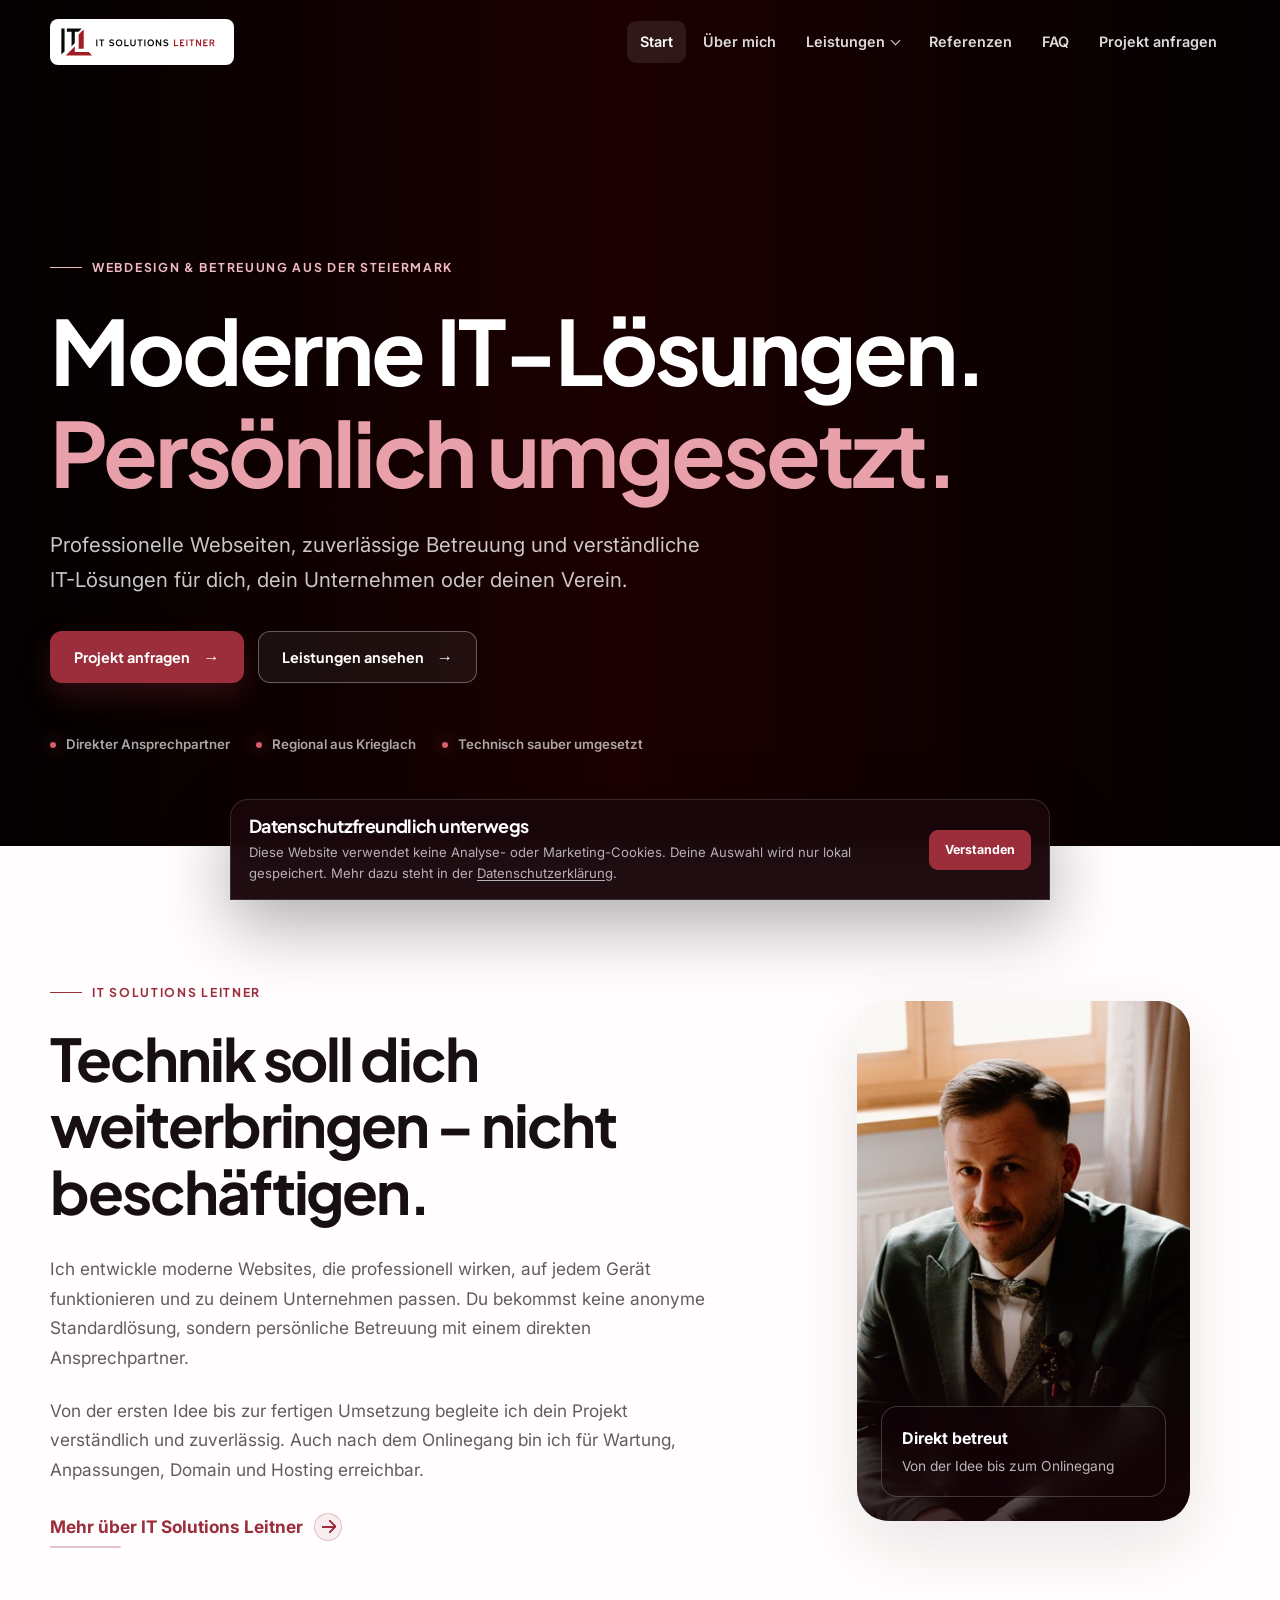
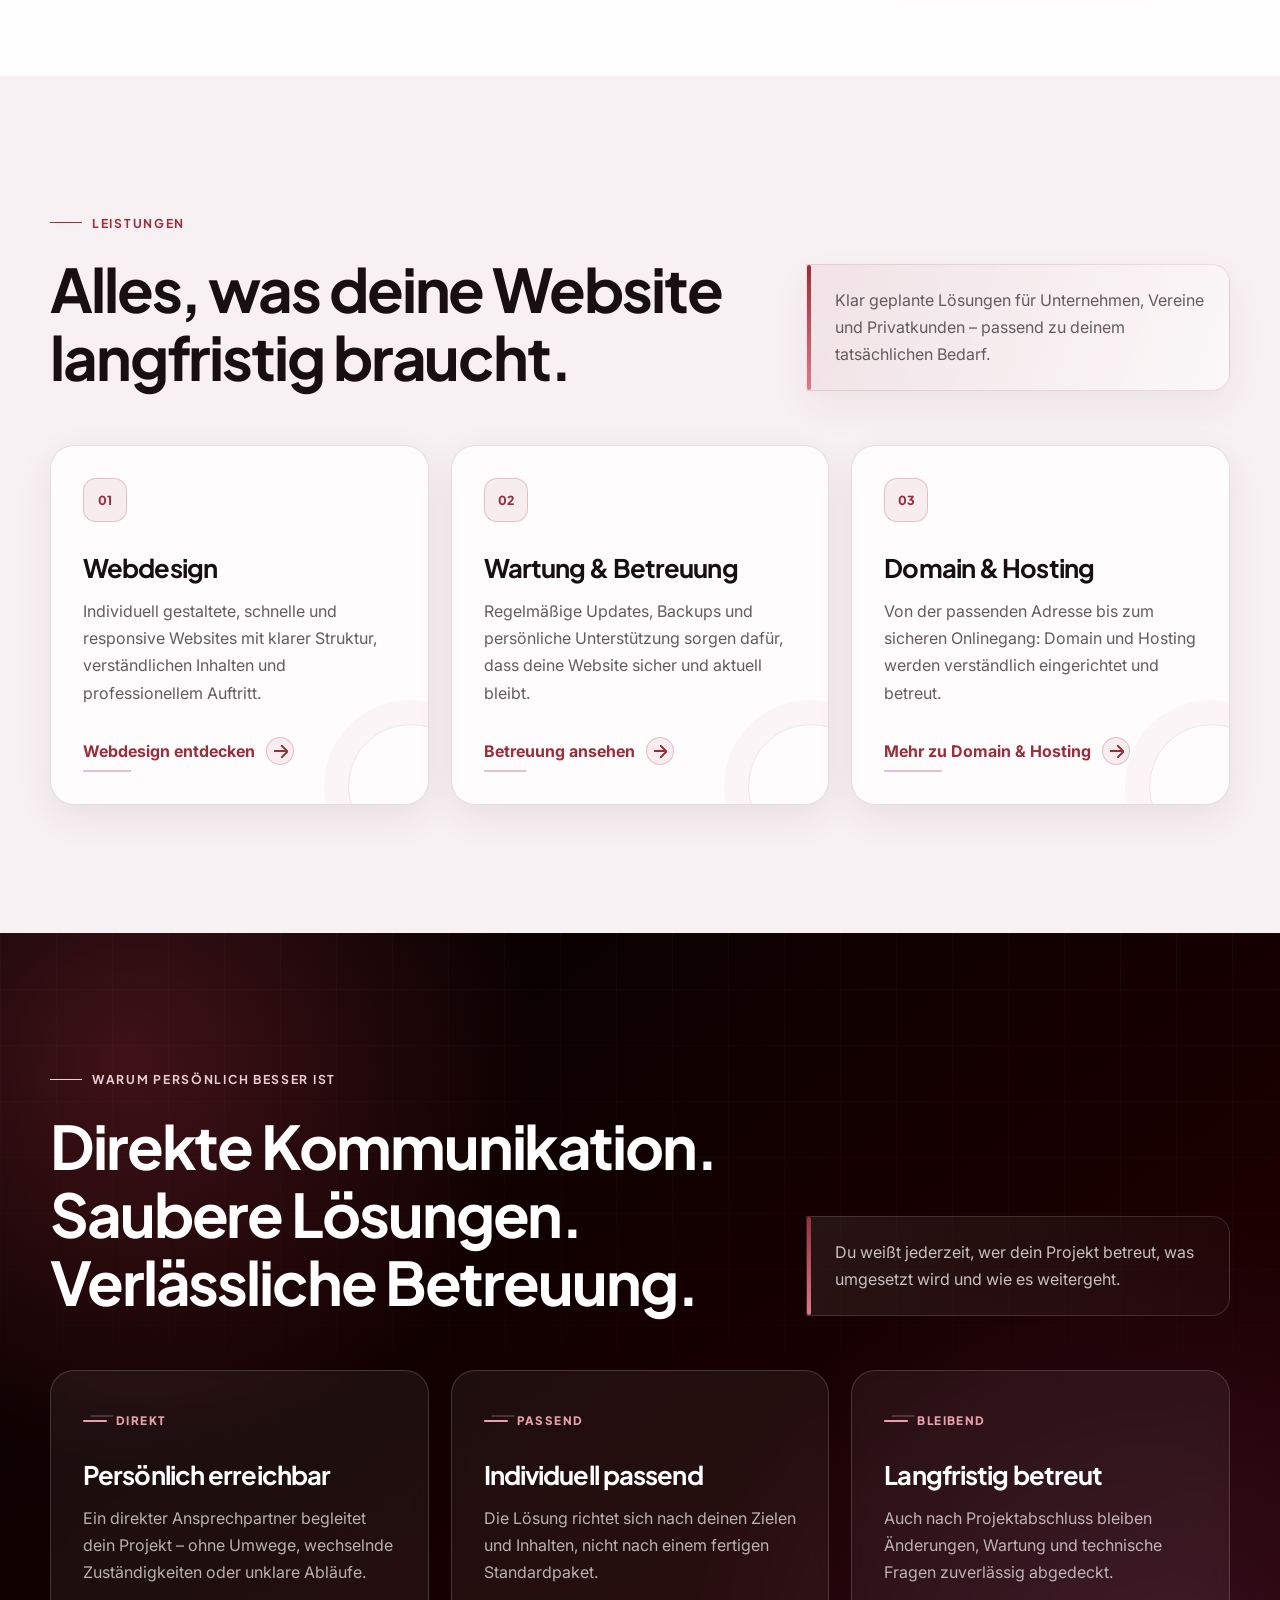
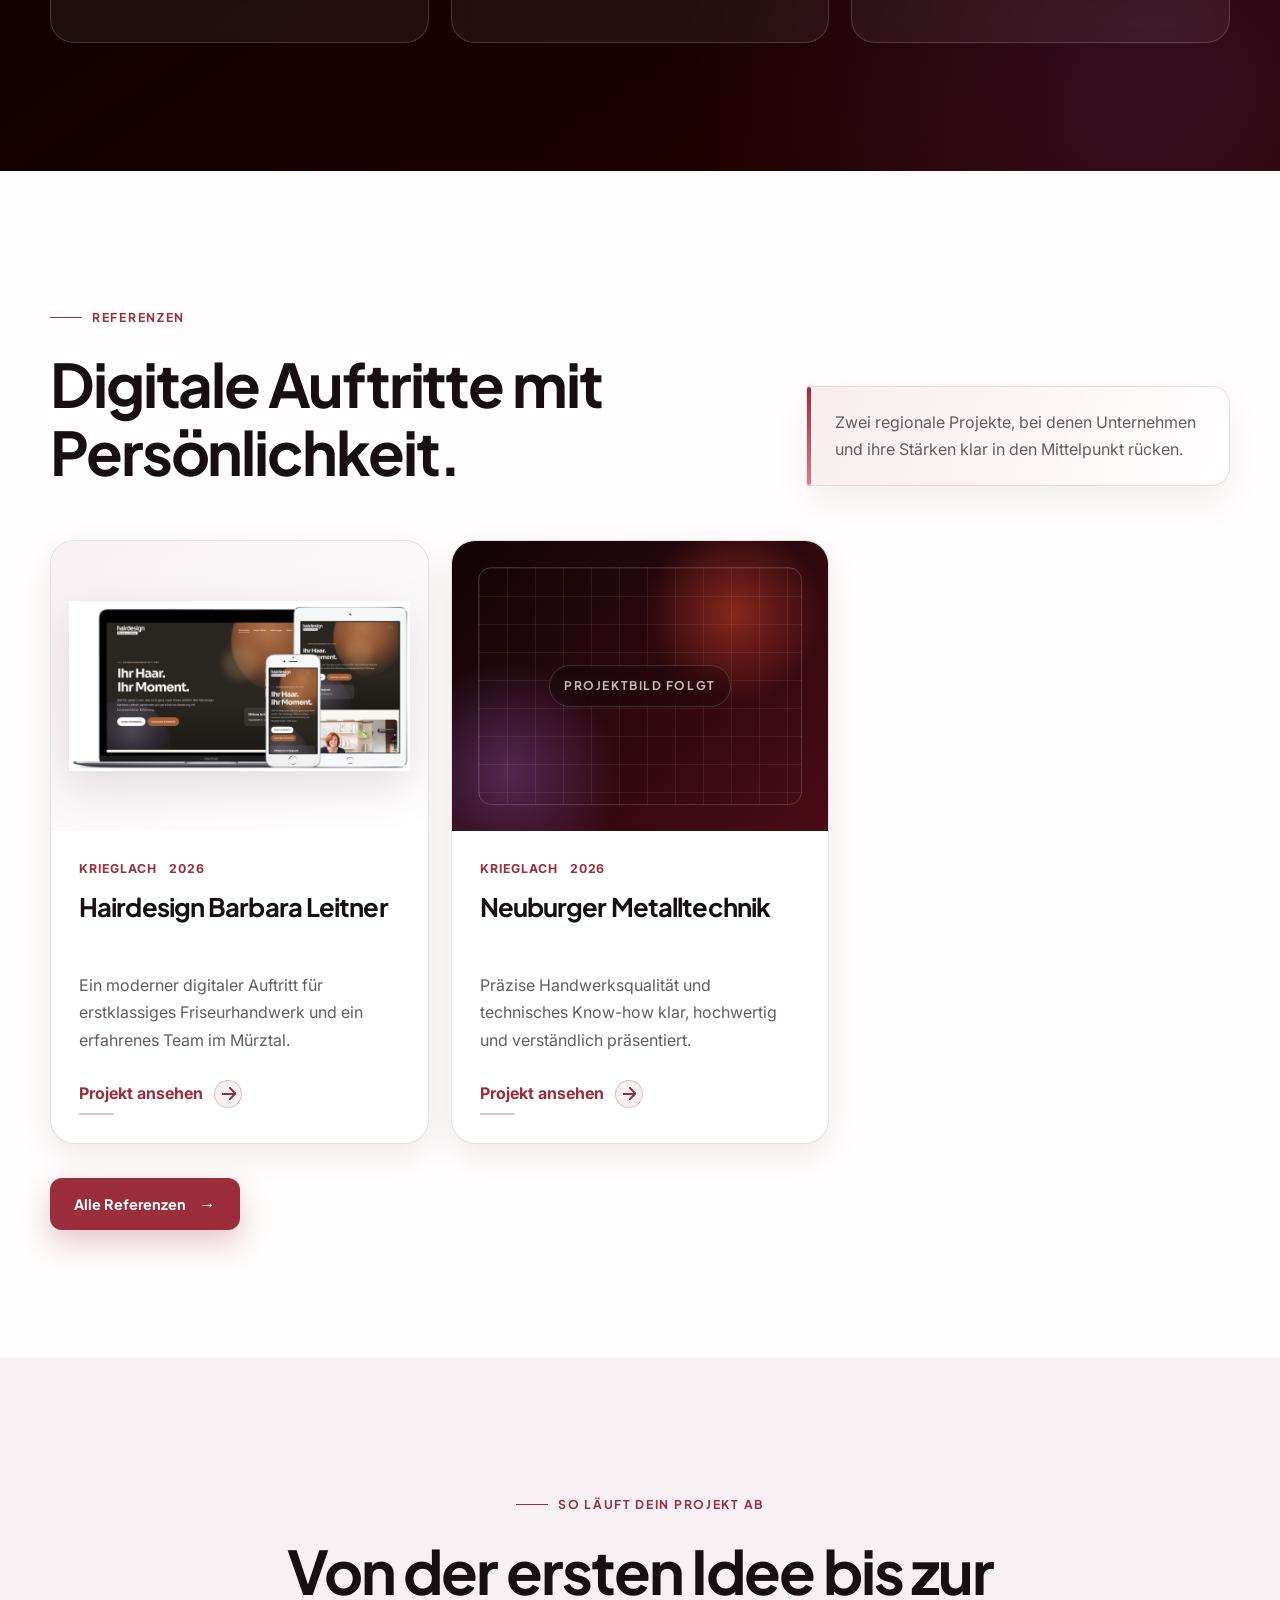
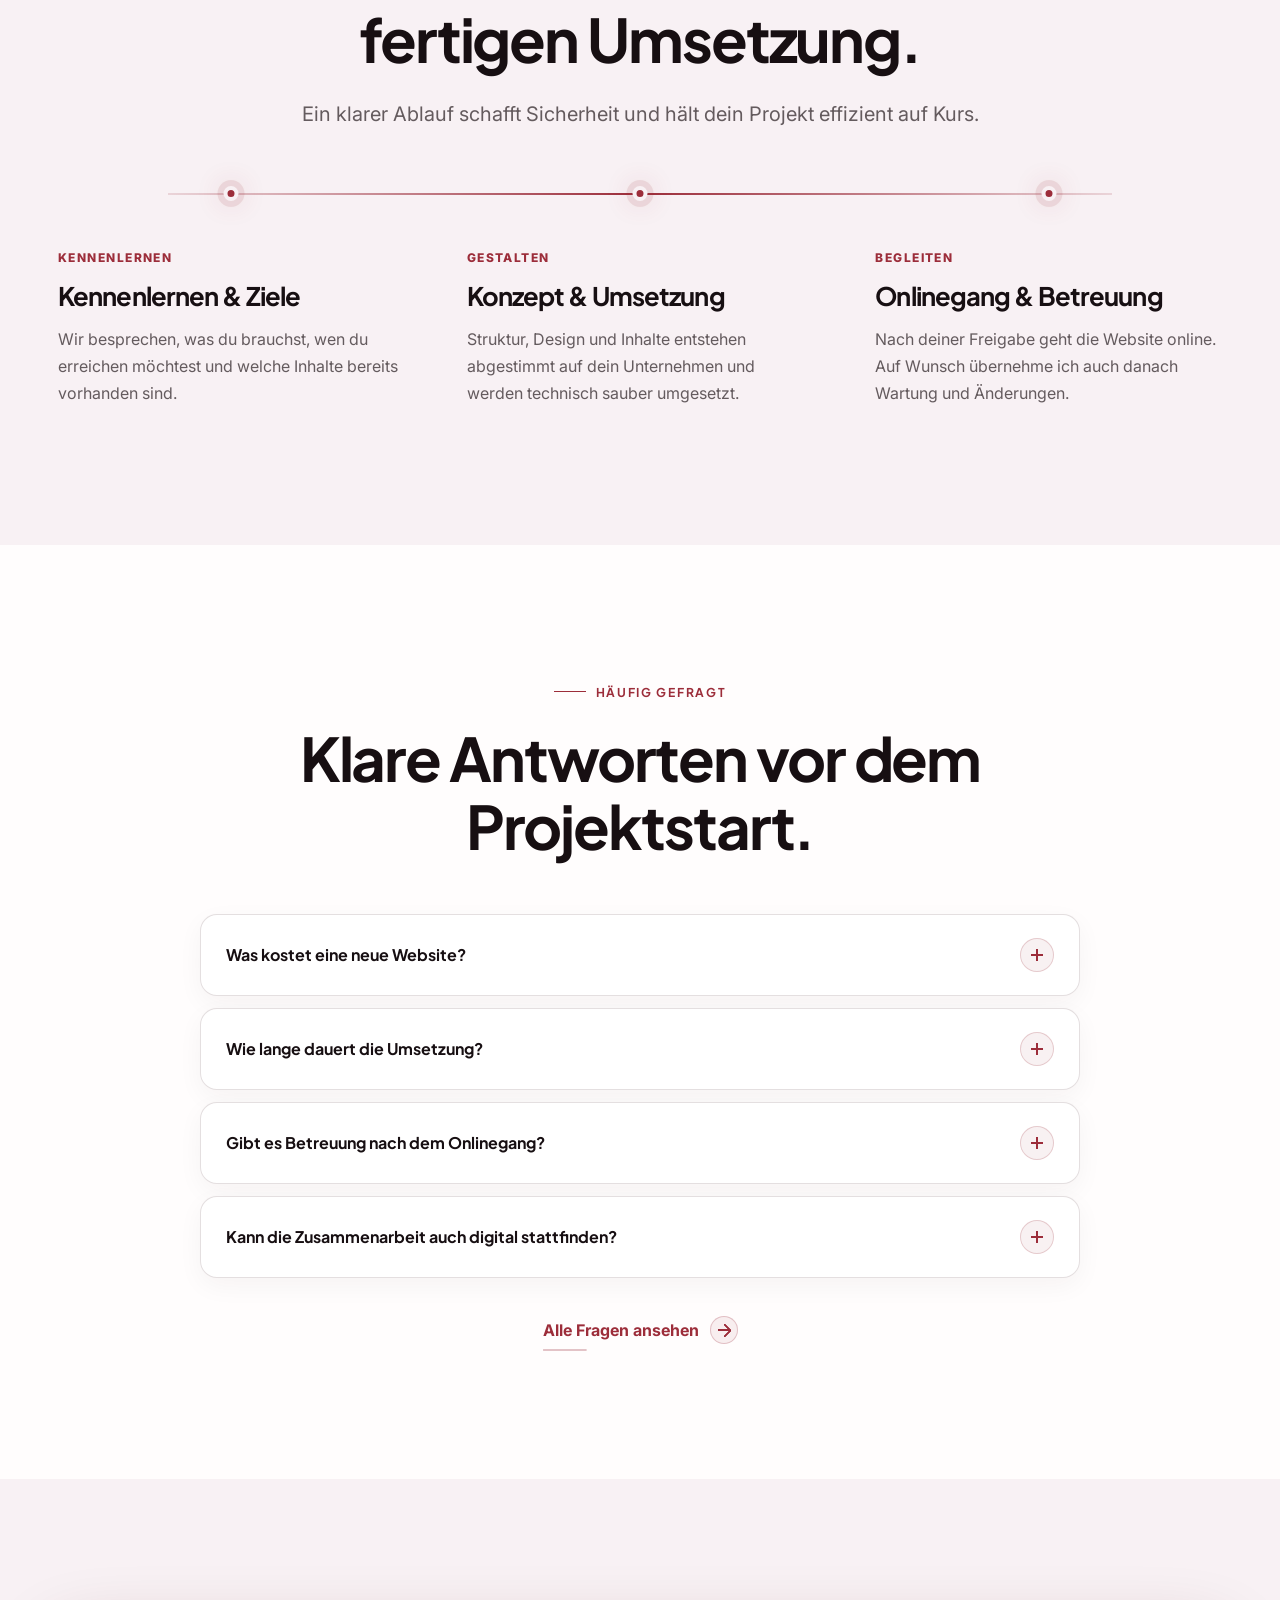
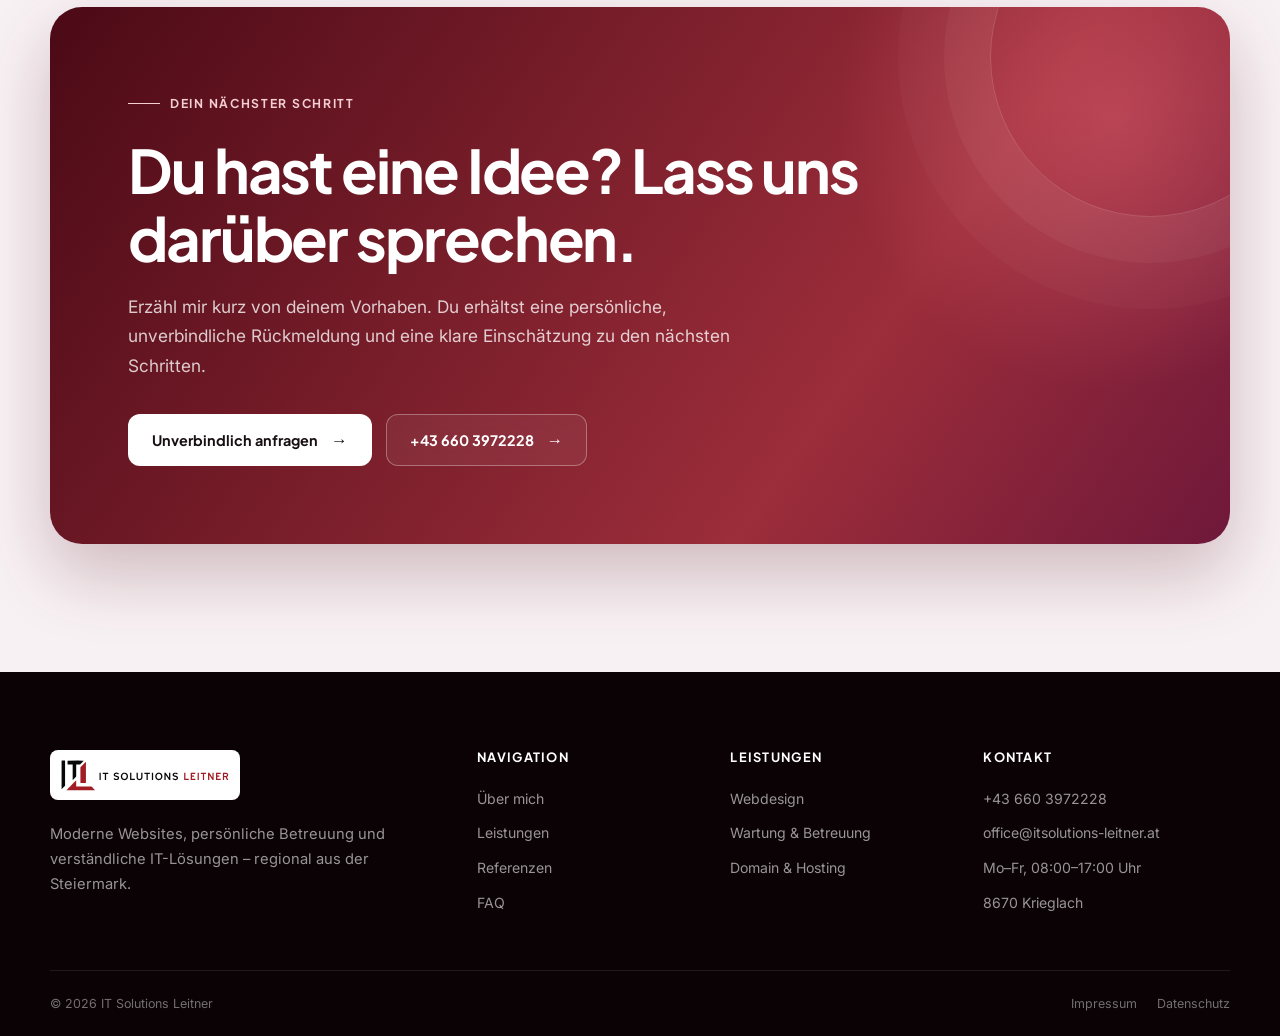
<file: index.html>
<!doctype html>
<html lang="de">
  <head>
    <meta charset="utf-8" />
    <meta name="viewport" content="width=device-width, initial-scale=1" />
    <title>Webdesign & IT-Lösungen in der Steiermark | IT Solutions Leitner</title>
    <meta
      name="description"
      content="Moderne Websites, persönliche Betreuung, Wartung, Domain und Hosting aus Krieglach. Verständlich beraten und technisch sauber umgesetzt."
    />
    <link rel="canonical" href="https://itsolutions-leitner.at/" />
    <meta property="og:type" content="website" />
    <meta property="og:locale" content="de_AT" />
    <meta property="og:title" content="IT Solutions Leitner – Technik, die einfach funktioniert." />
    <meta
      property="og:description"
      content="Professionelle Webseiten und zuverlässige Betreuung – persönlich aus der Steiermark."
    />
    <meta property="og:url" content="https://itsolutions-leitner.at/" />
    <meta name="twitter:card" content="summary" />
    <meta name="theme-color" content="#270001" />
    <link rel="icon" href="images/it-solutions-logo.svg" type="image/svg+xml" />
    <link rel="preload" href="fonts/plus-jakarta-sans.woff2" as="font" type="font/woff2" crossorigin />
    <link rel="preload" href="fonts/inter.woff2" as="font" type="font/woff2" crossorigin />
    <link rel="stylesheet" href="css/style.css" />
    <script type="application/ld+json">
      {
        "@context": "https://schema.org",
        "@type": "ProfessionalService",
        "name": "IT Solutions Leitner",
        "url": "https://itsolutions-leitner.at/",
        "logo": "https://itsolutions-leitner.at/images/it-solutions-logo.svg",
        "telephone": "+43 660 3972228",
        "email": "office@itsolutions-leitner.at",
        "founder": "Christoph Leitner",
        "foundingDate": "2026",
        "address": {
          "@type": "PostalAddress",
          "streetAddress": "Feldstraße 3",
          "postalCode": "8670",
          "addressLocality": "Krieglach",
          "addressRegion": "Steiermark",
          "addressCountry": "AT"
        },
        "areaServed": ["Krieglach", "Mürztal", "Bruck-Mürzzuschlag", "Steiermark", "Österreich"],
        "slogan": "Technik, die einfach funktioniert."
      }
    </script>
  </head>
  <body>
    <a class="skip-link" href="#main-content">Direkt zum Inhalt</a>
    <div class="site-shell">
      <header class="site-header">
        <div class="container nav-wrap">
          <a class="brand-logo" href="index.html" aria-label="IT Solutions Leitner – Startseite">
            <img src="images/it-solutions-logo.svg" alt="IT Solutions Leitner" />
          </a>
          <button
            class="menu-toggle"
            type="button"
            aria-expanded="false"
            aria-controls="site-navigation"
            aria-label="Menü öffnen"
          >
            <span></span><span></span><span></span>
          </button>
          <nav class="site-nav" id="site-navigation" aria-label="Hauptnavigation">
            <a href="index.html" aria-current="page">Start</a>
            <a href="ueber-uns.html">Über mich</a>
            <div class="nav-dropdown">
              <button type="button" aria-expanded="false">
                Leistungen <span class="nav-chevron"></span>
              </button>
              <div class="dropdown-menu">
                <a href="leistungen.html">Alle Leistungen</a>
                <a href="webdesign.html">Webdesign</a>
                <a href="wartung-betreuung.html">Wartung & Betreuung</a>
                <a href="domain-hosting.html">Domain & Hosting</a>
              </div>
            </div>
            <a href="referenzen.html">Referenzen</a>
            <a href="faq.html">FAQ</a>
            <a class="nav-cta" href="kontakt.html">Projekt anfragen</a>
          </nav>
        </div>
      </header>

      <main id="main-content">
        <section class="hero" aria-labelledby="hero-title">
          <video class="hero-video" autoplay muted loop playsinline preload="metadata" aria-hidden="true">
            <source src="images/laptop-auf.mp4" type="video/mp4" />
          </video>
          <div class="hero-overlay"></div>
          <div class="container">
            <div class="hero-copy">
              <span class="eyebrow">Webdesign & Betreuung aus der Steiermark</span>
              <h1 id="hero-title">
                Moderne IT-Lösungen. <span class="text-brand">Persönlich umgesetzt.</span>
              </h1>
              <p>
                Professionelle Webseiten, zuverlässige Betreuung und verständliche IT-Lösungen für dich, dein
                Unternehmen oder deinen Verein.
              </p>
              <div class="button-row">
                <a class="button button--primary" href="kontakt.html">Projekt anfragen</a>
                <a class="button button--outline" href="leistungen.html">Leistungen ansehen</a>
              </div>
              <div class="hero-meta" aria-label="Wichtige Vorteile">
                <span>Direkter Ansprechpartner</span>
                <span>Regional aus Krieglach</span>
                <span>Technisch sauber umgesetzt</span>
              </div>
            </div>
          </div>
        </section>

        <section class="section">
          <div class="container intro-showcase">
            <div class="intro-showcase__content reveal">
              <span class="eyebrow">IT Solutions Leitner</span>
              <h2>Technik soll dich weiterbringen – nicht beschäftigen.</h2>
              <div class="intro-copy">
                <p>
                  Ich entwickle moderne Websites, die professionell wirken, auf jedem Gerät funktionieren
                    und zu deinem Unternehmen passen.
                  Du bekommst keine anonyme Standardlösung, sondern persönliche Betreuung mit einem direkten
                  Ansprechpartner.
                </p>
                <p>
                  Von der ersten Idee bis zur fertigen Umsetzung begleite ich dein Projekt verständlich und
                  zuverlässig. Auch nach dem Onlinegang bin ich für Wartung, Anpassungen, Domain und Hosting
                  erreichbar.
                </p>
                <a class="text-link" href="ueber-uns.html">Mehr über IT Solutions Leitner</a>
              </div>
            </div>
            <figure class="intro-showcase__visual reveal">
              <img src="images/christoph_foto.jpg" alt="Christoph Leitner, Inhaber von IT Solutions Leitner" />
              <figcaption><strong>Direkt betreut</strong><span>Von der Idee bis zum Onlinegang</span></figcaption>
            </figure>
          </div>
        </section>

        <section class="section section--warm" id="leistungen">
          <div class="container">
            <div class="section-heading reveal">
              <div>
                <span class="eyebrow">Leistungen</span>
                <h2>Alles, was deine Website langfristig braucht.</h2>
              </div>
              <p class="text-lead heading-note">
                Klar geplante Lösungen für Unternehmen, Vereine und Privatkunden – passend zu deinem
                tatsächlichen Bedarf.
              </p>
            </div>
            <div class="service-grid">
              <article class="service-card reveal">
                <span class="card-index">01</span>
                <h3>Webdesign</h3>
                <p>
                  Individuell gestaltete, schnelle und responsive Websites mit klarer Struktur, verständlichen
                  Inhalten und professionellem Auftritt.
                </p>
                <a class="text-link" href="webdesign.html">Webdesign entdecken</a>
              </article>
              <article class="service-card reveal">
                <span class="card-index">02</span>
                <h3>Wartung & Betreuung</h3>
                <p>
                  Regelmäßige Updates, Backups und persönliche Unterstützung sorgen dafür, dass deine Website
                  sicher und aktuell bleibt.
                </p>
                <a class="text-link" href="wartung-betreuung.html">Betreuung ansehen</a>
              </article>
              <article class="service-card reveal">
                <span class="card-index">03</span>
                <h3>Domain & Hosting</h3>
                <p>
                  Von der passenden Adresse bis zum sicheren Onlinegang: Domain und Hosting werden
                  verständlich eingerichtet und betreut.
                </p>
                <a class="text-link" href="domain-hosting.html">Mehr zu Domain & Hosting</a>
              </article>
            </div>
          </div>
        </section>

        <section class="section section--dark">
          <div class="container">
            <div class="section-heading reveal">
              <div>
                <span class="eyebrow">Warum persönlich besser ist</span>
                <h2>Direkte Kommunikation. Saubere Lösungen. Verlässliche Betreuung.</h2>
              </div>
              <p class="text-lead heading-note">
                Du weißt jederzeit, wer dein Projekt betreut, was umgesetzt wird und wie es weitergeht.
              </p>
            </div>
            <div class="value-grid">
              <article class="value-card reveal">
                <span class="value-mark">Direkt</span>
                <h3>Persönlich erreichbar</h3>
                <p>
                  Ein direkter Ansprechpartner begleitet dein Projekt – ohne Umwege, wechselnde
                  Zuständigkeiten oder unklare Abläufe.
                </p>
              </article>
              <article class="value-card reveal">
                <span class="value-mark">Passend</span>
                <h3>Individuell passend</h3>
                <p>
                  Die Lösung richtet sich nach deinen Zielen und Inhalten, nicht nach einem fertigen
                  Standardpaket.
                </p>
              </article>
              <article class="value-card reveal">
                <span class="value-mark">Bleibend</span>
                <h3>Langfristig betreut</h3>
                <p>
                  Auch nach Projektabschluss bleiben Änderungen, Wartung und technische Fragen zuverlässig
                  abgedeckt.
                </p>
              </article>
            </div>
          </div>
        </section>

        <section class="section">
          <div class="container">
            <div class="section-heading reveal">
              <div>
                <span class="eyebrow">Referenzen</span>
                <h2>Digitale Auftritte mit Persönlichkeit.</h2>
              </div>
              <p class="text-lead heading-note">
                Zwei regionale Projekte, bei denen Unternehmen und ihre Stärken klar in den Mittelpunkt
                rücken.
              </p>
            </div>
            <div class="project-grid">
              <article class="project-card reveal">
                <div class="project-visual project-visual--image">
                  <img
                    src="images/hairdesign-ansichten-alle.PNG"
                    alt="Responsive Website-Ansichten von Hairdesign Barbara Leitner"
                  />
                </div>
                <div class="project-body">
                  <div class="project-meta"><span>Krieglach</span><span>2026</span></div>
                  <h3>Hairdesign Barbara Leitner</h3>
                  <p>
                    Ein moderner digitaler Auftritt für erstklassiges Friseurhandwerk und ein erfahrenes Team
                    im Mürztal.
                  </p>
                  <a class="text-link" href="referenz-hairdesign-leitner.html">Projekt ansehen</a>
                </div>
              </article>
              <article class="project-card reveal">
                <div class="project-visual"><span>Projektbild folgt</span></div>
                <div class="project-body">
                  <div class="project-meta"><span>Krieglach</span><span>2026</span></div>
                  <h3>Neuburger Metalltechnik</h3>
                  <p>
                    Präzise Handwerksqualität und technisches Know-how klar, hochwertig und verständlich
                    präsentiert.
                  </p>
                  <a class="text-link" href="referenz-neuburger-metall.html">Projekt ansehen</a>
                </div>
              </article>
            </div>
            <div class="button-row reveal">
              <a class="button button--primary" href="referenzen.html">Alle Referenzen</a>
            </div>
          </div>
        </section>

        <section class="section section--warm">
          <div class="container">
            <div class="section-heading centered reveal">
              <span class="eyebrow">So läuft dein Projekt ab</span>
              <h2>Von der ersten Idee bis zur fertigen Umsetzung.</h2>
              <p class="text-lead">
                Ein klarer Ablauf schafft Sicherheit und hält dein Projekt effizient auf Kurs.
              </p>
            </div>
            <div class="process-timeline">
              <article class="process-card reveal">
                <span class="process-label">Kennenlernen</span>
                <h3>Kennenlernen & Ziele</h3>
                <p>
                  Wir besprechen, was du brauchst, wen du erreichen möchtest und welche Inhalte bereits
                  vorhanden sind.
                </p>
              </article>
              <article class="process-card reveal">
                <span class="process-label">Gestalten</span>
                <h3>Konzept & Umsetzung</h3>
                <p>
                  Struktur, Design und Inhalte entstehen abgestimmt auf dein Unternehmen und werden technisch
                  sauber umgesetzt.
                </p>
              </article>
              <article class="process-card reveal">
                <span class="process-label">Begleiten</span>
                <h3>Onlinegang & Betreuung</h3>
                <p>
                  Nach deiner Freigabe geht die Website online. Auf Wunsch übernehme ich auch danach Wartung
                  und Änderungen.
                </p>
              </article>
            </div>
          </div>
        </section>

        <section class="section">
          <div class="container">
            <div class="section-heading centered reveal">
              <span class="eyebrow">Häufig gefragt</span>
              <h2>Klare Antworten vor dem Projektstart.</h2>
            </div>
            <div class="faq-list">
              <article class="faq-item reveal">
                <h3>
                  <button class="faq-question" type="button" aria-expanded="false">
                    Was kostet eine neue Website?
                  </button>
                </h3>
                <div class="faq-answer">
                  <div>
                    <p>
                      Eine kompakte Landingpage startet ab 790 Euro. Mehrseitige Websites beginnen ab 1.390
                      Euro. Der konkrete Preis richtet sich nach Umfang und gewünschten Funktionen.
                    </p>
                  </div>
                </div>
              </article>
              <article class="faq-item reveal">
                <h3>
                  <button class="faq-question" type="button" aria-expanded="false">
                    Wie lange dauert die Umsetzung?
                  </button>
                </h3>
                <div class="faq-answer">
                  <div>
                    <p>
                      Je nach Umfang und Verfügbarkeit der Inhalte dauert ein typisches Projekt meist wenige
                      Wochen. Vor dem Start bekommst du einen realistischen Zeitplan.
                    </p>
                  </div>
                </div>
              </article>
              <article class="faq-item reveal">
                <h3>
                  <button class="faq-question" type="button" aria-expanded="false">
                    Gibt es Betreuung nach dem Onlinegang?
                  </button>
                </h3>
                <div class="faq-answer">
                  <div>
                    <p>
                      Ja. Mit den Betreuungspaketen bleiben Updates, Backups, Hosting und auf Wunsch auch
                      laufende Inhaltsänderungen abgedeckt.
                    </p>
                  </div>
                </div>
              </article>
              <article class="faq-item reveal">
                <h3>
                  <button class="faq-question" type="button" aria-expanded="false">
                    Kann die Zusammenarbeit auch digital stattfinden?
                  </button>
                </h3>
                <div class="faq-answer">
                  <div>
                    <p>
                      Ja. Neben Projekten in Krieglach, im Mürztal und in der Steiermark ist eine vollständige
                      digitale Zusammenarbeit in ganz Österreich möglich.
                    </p>
                  </div>
                </div>
              </article>
            </div>
            <div class="button-row" style="justify-content:center">
              <a class="text-link" href="faq.html">Alle Fragen ansehen</a>
            </div>
          </div>
        </section>

        <section class="section section--warm">
          <div class="container">
            <div class="cta-band reveal">
              <span class="eyebrow" style="color:#f5ced4">Dein nächster Schritt</span>
              <h2>Du hast eine Idee? Lass uns darüber sprechen.</h2>
              <p>
                Erzähl mir kurz von deinem Vorhaben. Du erhältst eine persönliche, unverbindliche Rückmeldung
                und eine klare Einschätzung zu den nächsten Schritten.
              </p>
              <div class="button-row">
                <a class="button button--light" href="kontakt.html">Unverbindlich anfragen</a>
                <a class="button button--outline" href="tel:+436603972228">+43 660 3972228</a>
              </div>
            </div>
          </div>
        </section>
      </main>

      <footer class="site-footer">
        <div class="container footer-main">
          <div class="footer-brand">
            <a href="index.html"><img src="images/it-solutions-logo.svg" alt="IT Solutions Leitner" /></a>
            <p>
              Moderne Websites, persönliche Betreuung und verständliche IT-Lösungen – regional aus der
              Steiermark.
            </p>
          </div>
          <div class="footer-column">
            <h2>Navigation</h2>
            <ul>
              <li><a href="ueber-uns.html">Über mich</a></li>
              <li><a href="leistungen.html">Leistungen</a></li>
              <li><a href="referenzen.html">Referenzen</a></li>
              <li><a href="faq.html">FAQ</a></li>
            </ul>
          </div>
          <div class="footer-column">
            <h2>Leistungen</h2>
            <ul>
              <li><a href="webdesign.html">Webdesign</a></li>
              <li><a href="wartung-betreuung.html">Wartung & Betreuung</a></li>
              <li><a href="domain-hosting.html">Domain & Hosting</a></li>
            </ul>
          </div>
          <div class="footer-column">
            <h2>Kontakt</h2>
            <ul>
              <li><a href="tel:+436603972228">+43 660 3972228</a></li>
              <li><a href="mailto:office@itsolutions-leitner.at">office@itsolutions-leitner.at</a></li>
              <li>Mo–Fr, 08:00–17:00 Uhr</li>
              <li>8670 Krieglach</li>
            </ul>
          </div>
        </div>
        <div class="container footer-bottom">
          <span>© <span data-current-year>2026</span> IT Solutions Leitner</span>
          <div class="footer-legal">
            <a href="impressum.html">Impressum</a><a href="datenschutz.html">Datenschutz</a>
          </div>
        </div>
      </footer>
    </div>

    <aside class="cookie-banner" aria-label="Datenschutz-Hinweis">
      <h2>Datenschutzfreundlich unterwegs</h2>
      <p>
        Diese Website verwendet keine Analyse- oder Marketing-Cookies. Deine Auswahl wird nur lokal
        gespeichert. Mehr dazu steht in der <a href="datenschutz.html">Datenschutzerklärung</a>.
      </p>
      <div class="cookie-actions">
        <button class="accept" type="button" data-cookie-accept>Verstanden</button>
      </div>
    </aside>
    <script src="js/script.js" defer></script>
  </body>
</html>
</file>
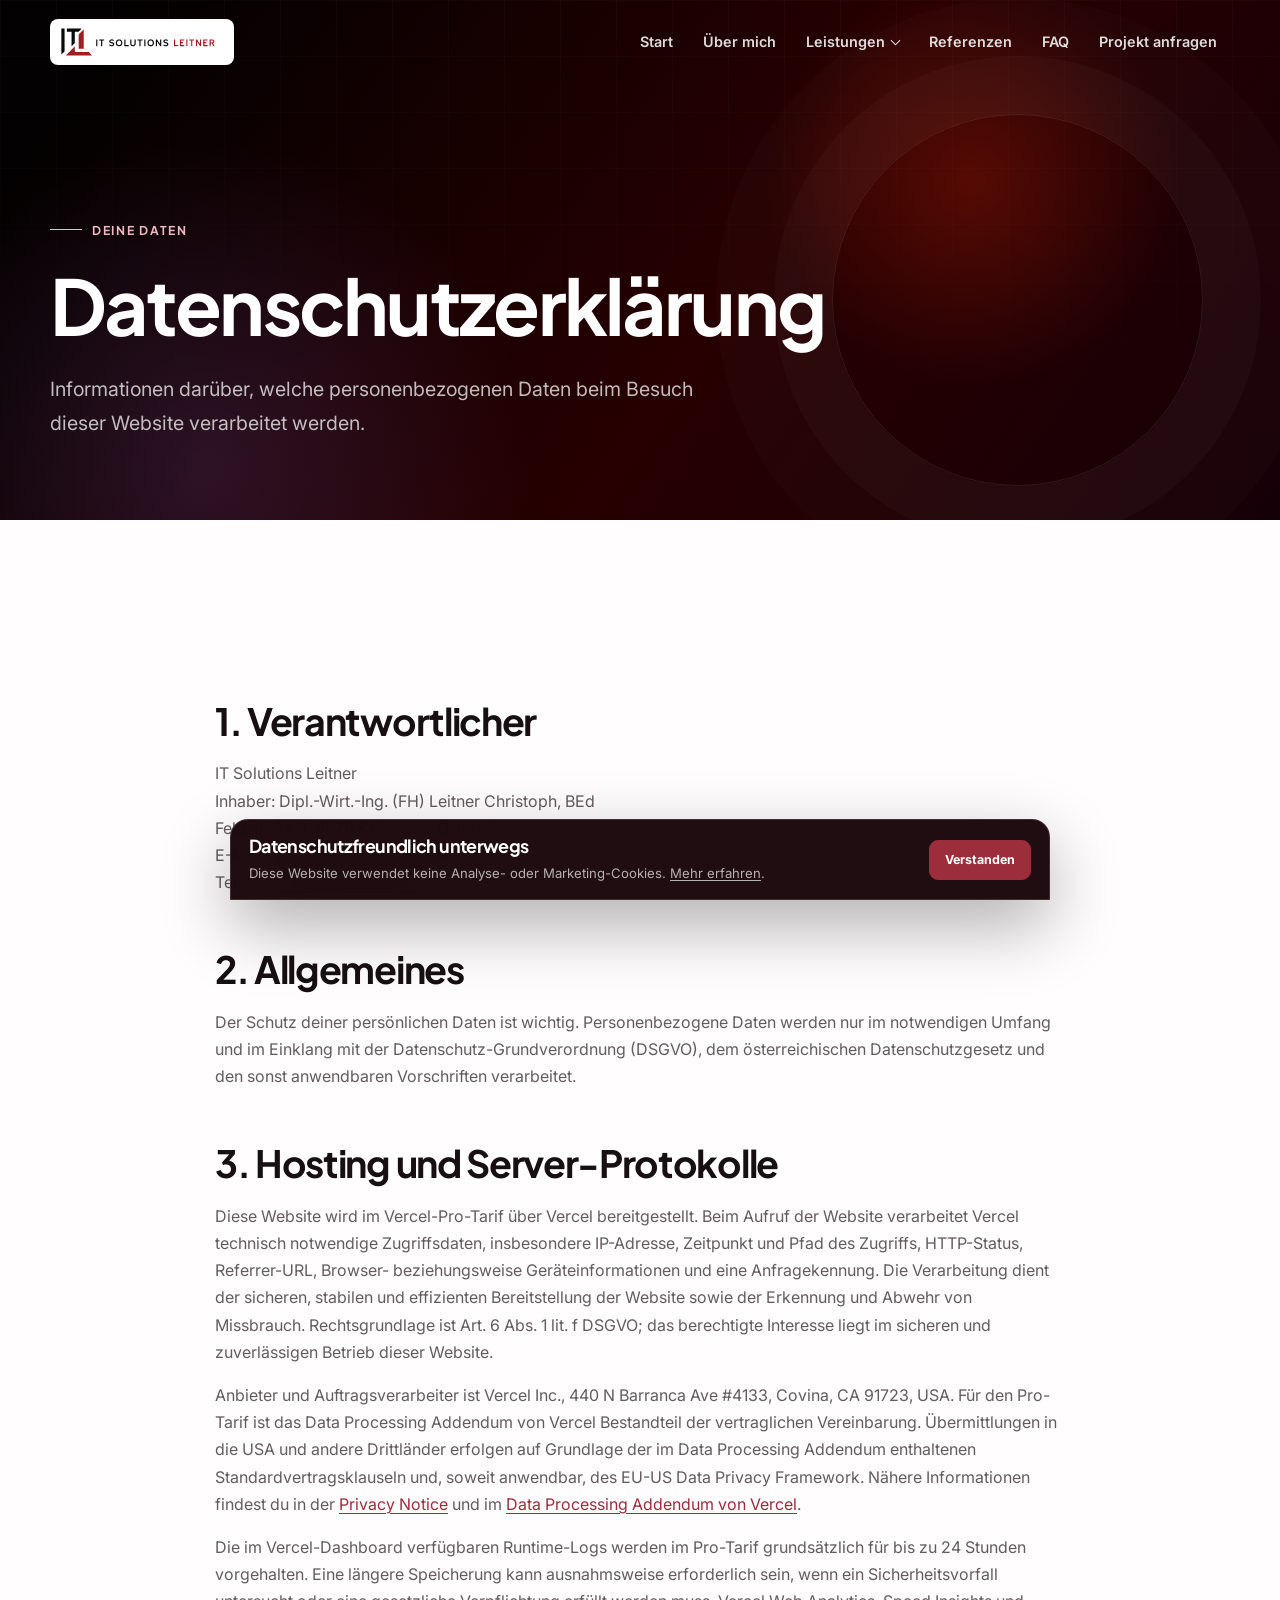
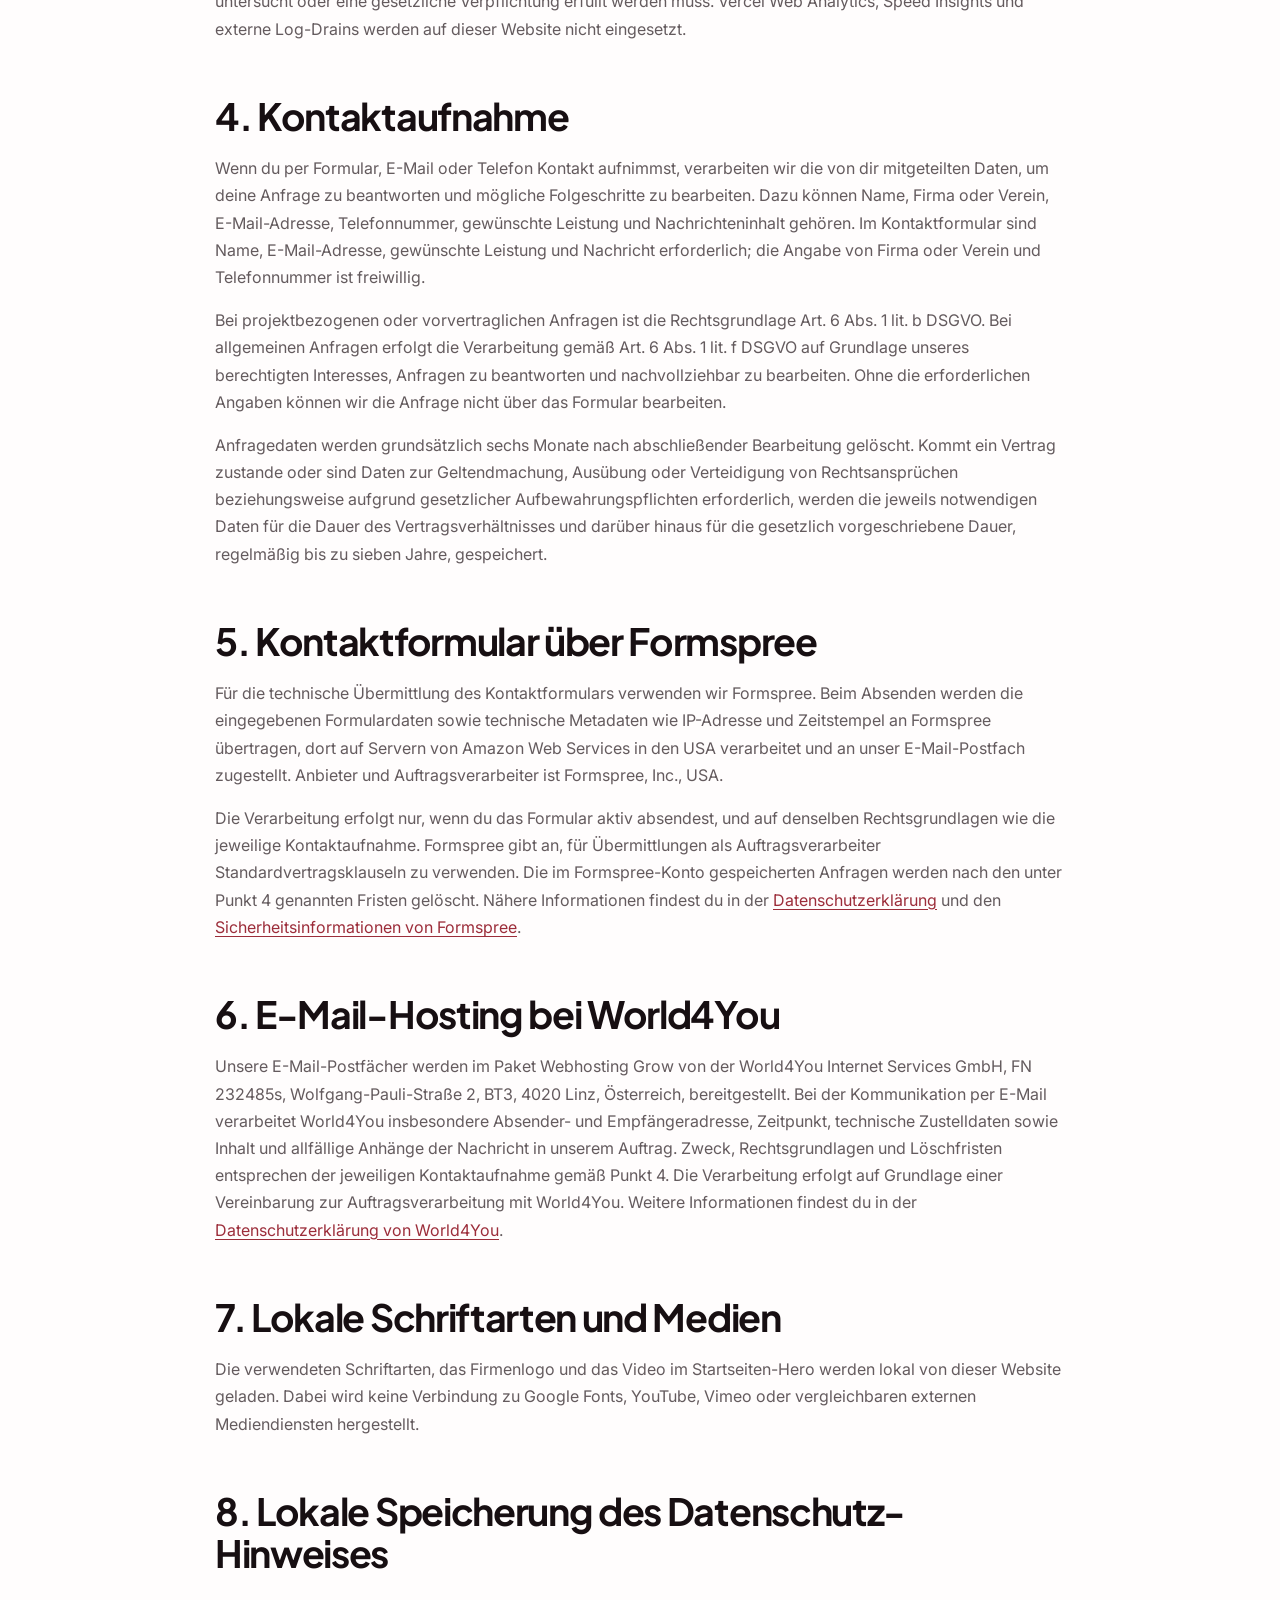
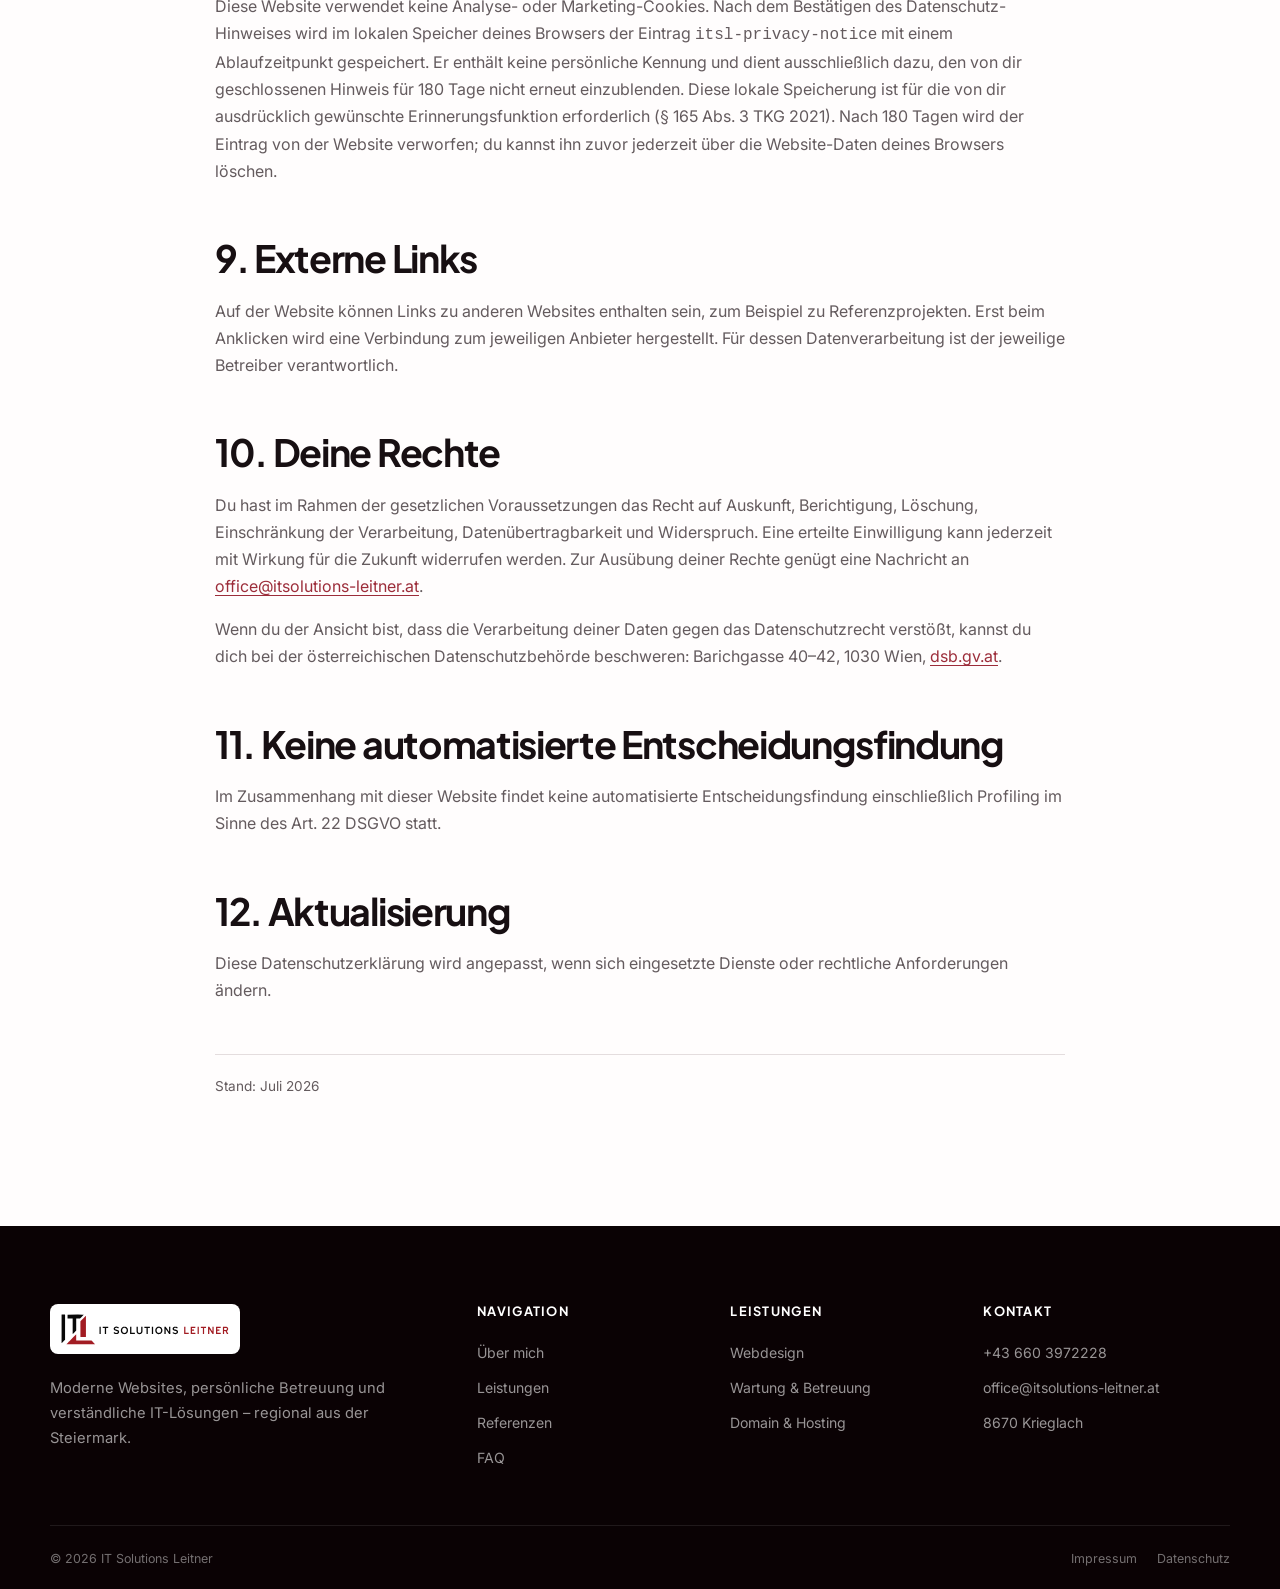
<file: datenschutz.html>
<!doctype html>
<html lang="de">
  <head>
    <meta charset="utf-8" />
    <meta name="viewport" content="width=device-width, initial-scale=1" />
    <title>Datenschutzerklärung | IT Solutions Leitner</title>
    <meta
      name="description"
      content="Datenschutzerklärung von IT Solutions Leitner mit Informationen zu Hosting, Kontaktformular und Betroffenenrechten."
    />
    <link rel="canonical" href="https://itsolutions-leitner.at/datenschutz.html" />
    <meta name="robots" content="index,follow" />
    <meta name="theme-color" content="#270001" />
    <link rel="icon" href="images/it-solutions-logo.svg" type="image/svg+xml" />
    <link rel="stylesheet" href="css/style.css" />
  </head>
  <body>
    <a class="skip-link" href="#main-content">Direkt zum Inhalt</a>
    <div class="site-shell">
      <header class="site-header">
        <div class="container nav-wrap">
          <a class="brand-logo" href="index.html" aria-label="IT Solutions Leitner – Startseite"
            ><img src="images/it-solutions-logo.svg" alt="IT Solutions Leitner" /></a
          ><button
            class="menu-toggle"
            type="button"
            aria-expanded="false"
            aria-controls="site-navigation"
            aria-label="Menü öffnen"
          >
            <span></span><span></span><span></span>
          </button>
          <nav class="site-nav" id="site-navigation" aria-label="Hauptnavigation">
            <a href="index.html">Start</a><a href="ueber-uns.html">Über mich</a>
            <div class="nav-dropdown">
              <button type="button" aria-expanded="false">
                Leistungen <span class="nav-chevron"></span>
              </button>
              <div class="dropdown-menu">
                <a href="leistungen.html">Alle Leistungen</a><a href="webdesign.html">Webdesign</a
                ><a href="wartung-betreuung.html">Wartung & Betreuung</a
                ><a href="domain-hosting.html">Domain & Hosting</a>
              </div>
            </div>
            <a href="referenzen.html">Referenzen</a><a href="faq.html">FAQ</a
            ><a class="nav-cta" href="kontakt.html">Projekt anfragen</a>
          </nav>
        </div>
      </header>
      <main id="main-content">
        <section class="subhero">
          <div class="container">
            <nav class="breadcrumb" aria-label="Brotkrümelnavigation">
              <a href="index.html">Start</a><span>/</span><span>Datenschutz</span>
            </nav>
            <span class="eyebrow">Deine Daten</span>
            <h1>Datenschutzerklärung</h1>
            <p>
              Informationen darüber, welche personenbezogenen Daten beim Besuch dieser Website verarbeitet
              werden.
            </p>
          </div>
        </section>
        <section class="section">
          <div class="container legal-content">
            <h2>1. Verantwortlicher</h2>
            <p>
              IT Solutions Leitner<br />Inhaber: Dipl.-Wirt.-Ing. (FH) Leitner Christoph, BEd<br />Feldstraße
              3, 8670 Krieglach, Österreich<br />E-Mail:
              <a href="mailto:office@itsolutions-leitner.at">office@itsolutions-leitner.at</a><br />Telefon:
              <a href="tel:+436603972228">+43 660 3972228</a>
            </p>
            <h2>2. Allgemeines</h2>
            <p>
              Der Schutz deiner persönlichen Daten ist wichtig. Personenbezogene Daten werden nur im
              notwendigen Umfang und im Einklang mit der Datenschutz-Grundverordnung (DSGVO), dem
              österreichischen Datenschutzgesetz und den sonst anwendbaren Vorschriften verarbeitet.
            </p>
            <h2>3. Hosting und Server-Protokolle</h2>
            <p>
              Diese Website wird im Vercel-Pro-Tarif über Vercel bereitgestellt. Beim Aufruf der Website
              verarbeitet Vercel technisch notwendige Zugriffsdaten, insbesondere IP-Adresse, Zeitpunkt und
              Pfad des Zugriffs, HTTP-Status, Referrer-URL, Browser- beziehungsweise Geräteinformationen und
              eine Anfragekennung. Die Verarbeitung dient der sicheren, stabilen und effizienten
              Bereitstellung der Website sowie der Erkennung und Abwehr von Missbrauch. Rechtsgrundlage ist
              Art. 6 Abs. 1 lit. f DSGVO; das berechtigte Interesse liegt im sicheren und zuverlässigen Betrieb
              dieser Website.
            </p>
            <p>
              Anbieter und Auftragsverarbeiter ist Vercel Inc., 440 N Barranca Ave #4133, Covina, CA 91723,
              USA. Für den Pro-Tarif ist das Data Processing Addendum von Vercel Bestandteil der vertraglichen
              Vereinbarung. Übermittlungen in die USA und andere Drittländer erfolgen auf Grundlage der im
              Data Processing Addendum enthaltenen Standardvertragsklauseln und, soweit anwendbar, des
              EU-US Data Privacy Framework. Nähere Informationen findest du in der
              <a href="https://vercel.com/legal/privacy-notice" target="_blank" rel="noopener noreferrer"
                >Privacy Notice</a
              >
              und im
              <a href="https://vercel.com/legal/dpa" target="_blank" rel="noopener noreferrer"
                >Data Processing Addendum von Vercel</a
              >.
            </p>
            <p>
              Die im Vercel-Dashboard verfügbaren Runtime-Logs werden im Pro-Tarif grundsätzlich für bis zu
              24 Stunden vorgehalten. Eine längere Speicherung kann ausnahmsweise erforderlich sein, wenn ein
              Sicherheitsvorfall untersucht oder eine gesetzliche Verpflichtung erfüllt werden muss. Vercel
              Web Analytics, Speed Insights und externe Log-Drains werden auf dieser Website nicht eingesetzt.
            </p>
            <h2>4. Kontaktaufnahme</h2>
            <p>
              Wenn du per Formular, E-Mail oder Telefon Kontakt aufnimmst, verarbeiten wir die von dir
              mitgeteilten Daten, um deine Anfrage zu beantworten und mögliche Folgeschritte zu bearbeiten.
              Dazu können Name, Firma oder Verein, E-Mail-Adresse, Telefonnummer, gewünschte Leistung und
              Nachrichteninhalt gehören. Im Kontaktformular sind Name, E-Mail-Adresse, gewünschte Leistung und
              Nachricht erforderlich; die Angabe von Firma oder Verein und Telefonnummer ist freiwillig.
            </p>
            <p>
              Bei projektbezogenen oder vorvertraglichen Anfragen ist die Rechtsgrundlage Art. 6 Abs. 1 lit. b
              DSGVO. Bei allgemeinen Anfragen erfolgt die Verarbeitung gemäß Art. 6 Abs. 1 lit. f DSGVO auf
              Grundlage unseres berechtigten Interesses, Anfragen zu beantworten und nachvollziehbar zu
              bearbeiten. Ohne die erforderlichen Angaben können wir die Anfrage nicht über das Formular
              bearbeiten.
            </p>
            <p>
              Anfragedaten werden grundsätzlich sechs Monate nach abschließender Bearbeitung gelöscht. Kommt
              ein Vertrag zustande oder sind Daten zur Geltendmachung, Ausübung oder Verteidigung von
              Rechtsansprüchen beziehungsweise aufgrund gesetzlicher Aufbewahrungspflichten erforderlich,
              werden die jeweils notwendigen Daten für die Dauer des Vertragsverhältnisses und darüber hinaus
              für die gesetzlich vorgeschriebene Dauer, regelmäßig bis zu sieben Jahre, gespeichert.
            </p>
            <h2>5. Kontaktformular über Formspree</h2>
            <p>
              Für die technische Übermittlung des Kontaktformulars verwenden wir Formspree. Beim Absenden
              werden die eingegebenen Formulardaten sowie technische Metadaten wie IP-Adresse und Zeitstempel
              an Formspree übertragen, dort auf Servern von Amazon Web Services in den USA verarbeitet und an
              unser E-Mail-Postfach zugestellt. Anbieter und Auftragsverarbeiter ist Formspree, Inc., USA.
            </p>
            <p>
              Die Verarbeitung erfolgt nur, wenn du das Formular aktiv absendest, und auf denselben
              Rechtsgrundlagen wie die jeweilige Kontaktaufnahme. Formspree gibt an, für Übermittlungen als
              Auftragsverarbeiter Standardvertragsklauseln zu verwenden. Die im Formspree-Konto gespeicherten
              Anfragen werden nach den unter Punkt 4 genannten Fristen gelöscht. Nähere Informationen findest
              du in der
              <a href="https://formspree.io/legal/privacy-policy/" target="_blank" rel="noopener noreferrer"
                >Datenschutzerklärung</a
              >
              und den
              <a href="https://formspree.io/security/" target="_blank" rel="noopener noreferrer"
                >Sicherheitsinformationen von Formspree</a
              >.
            </p>
            <h2>6. E-Mail-Hosting bei World4You</h2>
            <p>
              Unsere E-Mail-Postfächer werden im Paket Webhosting Grow von der World4You Internet Services
              GmbH, FN 232485s, Wolfgang-Pauli-Straße 2, BT3, 4020 Linz, Österreich, bereitgestellt. Bei der
              Kommunikation per E-Mail verarbeitet World4You insbesondere Absender- und Empfängeradresse,
              Zeitpunkt, technische Zustelldaten sowie Inhalt und allfällige Anhänge der Nachricht in unserem
              Auftrag. Zweck, Rechtsgrundlagen und Löschfristen entsprechen der jeweiligen Kontaktaufnahme
              gemäß Punkt 4. Die Verarbeitung erfolgt auf Grundlage einer Vereinbarung zur
              Auftragsverarbeitung mit World4You. Weitere Informationen findest du in der
              <a
                href="https://www.world4you.com/unternehmen/datenschutzerklaerung"
                target="_blank"
                rel="noopener noreferrer"
                >Datenschutzerklärung von World4You</a
              >.
            </p>
            <h2>7. Lokale Schriftarten und Medien</h2>
            <p>
              Die verwendeten Schriftarten, das Firmenlogo und das Video im Startseiten-Hero werden lokal von
              dieser Website geladen. Dabei wird keine Verbindung zu Google Fonts, YouTube, Vimeo oder
              vergleichbaren externen Mediendiensten hergestellt.
            </p>
            <h2>8. Lokale Speicherung des Datenschutz-Hinweises</h2>
            <p>
              Diese Website verwendet keine Analyse- oder Marketing-Cookies. Nach dem Bestätigen des
              Datenschutz-Hinweises wird im lokalen Speicher deines Browsers der Eintrag
              <code>itsl-privacy-notice</code> mit einem Ablaufzeitpunkt gespeichert. Er enthält keine
              persönliche Kennung und dient ausschließlich dazu, den von dir geschlossenen Hinweis für 180
              Tage nicht erneut einzublenden. Diese lokale Speicherung ist für die von dir ausdrücklich
              gewünschte Erinnerungsfunktion erforderlich (§ 165 Abs. 3 TKG 2021). Nach 180 Tagen wird der
              Eintrag von der Website verworfen; du kannst ihn zuvor jederzeit über die Website-Daten deines
              Browsers löschen.
            </p>
            <h2>9. Externe Links</h2>
            <p>
              Auf der Website können Links zu anderen Websites enthalten sein, zum Beispiel zu
              Referenzprojekten. Erst beim Anklicken wird eine Verbindung zum jeweiligen Anbieter hergestellt.
              Für dessen Datenverarbeitung ist der jeweilige Betreiber verantwortlich.
            </p>
            <h2>10. Deine Rechte</h2>
            <p>
              Du hast im Rahmen der gesetzlichen Voraussetzungen das Recht auf Auskunft, Berichtigung,
              Löschung, Einschränkung der Verarbeitung, Datenübertragbarkeit und Widerspruch. Eine erteilte
              Einwilligung kann jederzeit mit Wirkung für die Zukunft widerrufen werden. Zur Ausübung deiner
              Rechte genügt eine Nachricht an
              <a href="mailto:office@itsolutions-leitner.at">office@itsolutions-leitner.at</a>.
            </p>
            <p>
              Wenn du der Ansicht bist, dass die Verarbeitung deiner Daten gegen das Datenschutzrecht
              verstößt, kannst du dich bei der österreichischen Datenschutzbehörde beschweren: Barichgasse
              40–42, 1030 Wien,
              <a
                href="https://dsb.gv.at/ueber-die-datenschutzbehoerde/kontakt"
                target="_blank"
                rel="noopener noreferrer"
                >dsb.gv.at</a
              >.
            </p>
            <h2>11. Keine automatisierte Entscheidungsfindung</h2>
            <p>
              Im Zusammenhang mit dieser Website findet keine automatisierte Entscheidungsfindung
              einschließlich Profiling im Sinne des Art. 22 DSGVO statt.
            </p>
            <h2>12. Aktualisierung</h2>
            <p>
              Diese Datenschutzerklärung wird angepasst, wenn sich eingesetzte Dienste oder rechtliche
              Anforderungen ändern.
            </p>
            <p class="legal-source">Stand: Juli 2026</p>
          </div>
        </section>
      </main>
      <footer class="site-footer">
        <div class="container footer-main">
          <div class="footer-brand">
            <a href="index.html"><img src="images/it-solutions-logo.svg" alt="IT Solutions Leitner" /></a>
            <p>
              Moderne Websites, persönliche Betreuung und verständliche IT-Lösungen – regional aus der
              Steiermark.
            </p>
          </div>
          <div class="footer-column">
            <h2>Navigation</h2>
            <ul>
              <li><a href="ueber-uns.html">Über mich</a></li>
              <li><a href="leistungen.html">Leistungen</a></li>
              <li><a href="referenzen.html">Referenzen</a></li>
              <li><a href="faq.html">FAQ</a></li>
            </ul>
          </div>
          <div class="footer-column">
            <h2>Leistungen</h2>
            <ul>
              <li><a href="webdesign.html">Webdesign</a></li>
              <li><a href="wartung-betreuung.html">Wartung & Betreuung</a></li>
              <li><a href="domain-hosting.html">Domain & Hosting</a></li>
            </ul>
          </div>
          <div class="footer-column">
            <h2>Kontakt</h2>
            <ul>
              <li><a href="tel:+436603972228">+43 660 3972228</a></li>
              <li><a href="mailto:office@itsolutions-leitner.at">office@itsolutions-leitner.at</a></li>
              <li>8670 Krieglach</li>
            </ul>
          </div>
        </div>
        <div class="container footer-bottom">
          <span>© <span data-current-year>2026</span> IT Solutions Leitner</span>
          <div class="footer-legal">
            <a href="impressum.html">Impressum</a
            ><a href="datenschutz.html" aria-current="page">Datenschutz</a>
          </div>
        </div>
      </footer>
    </div>
    <aside class="cookie-banner" aria-label="Datenschutz-Hinweis">
      <h2>Datenschutzfreundlich unterwegs</h2>
      <p>
        Diese Website verwendet keine Analyse- oder Marketing-Cookies.
        <a href="datenschutz.html">Mehr erfahren</a>.
      </p>
      <div class="cookie-actions">
        <button class="accept" type="button" data-cookie-accept>Verstanden</button>
      </div>
    </aside>
    <script src="js/script.js" defer></script>
  </body>
</html>
</file>
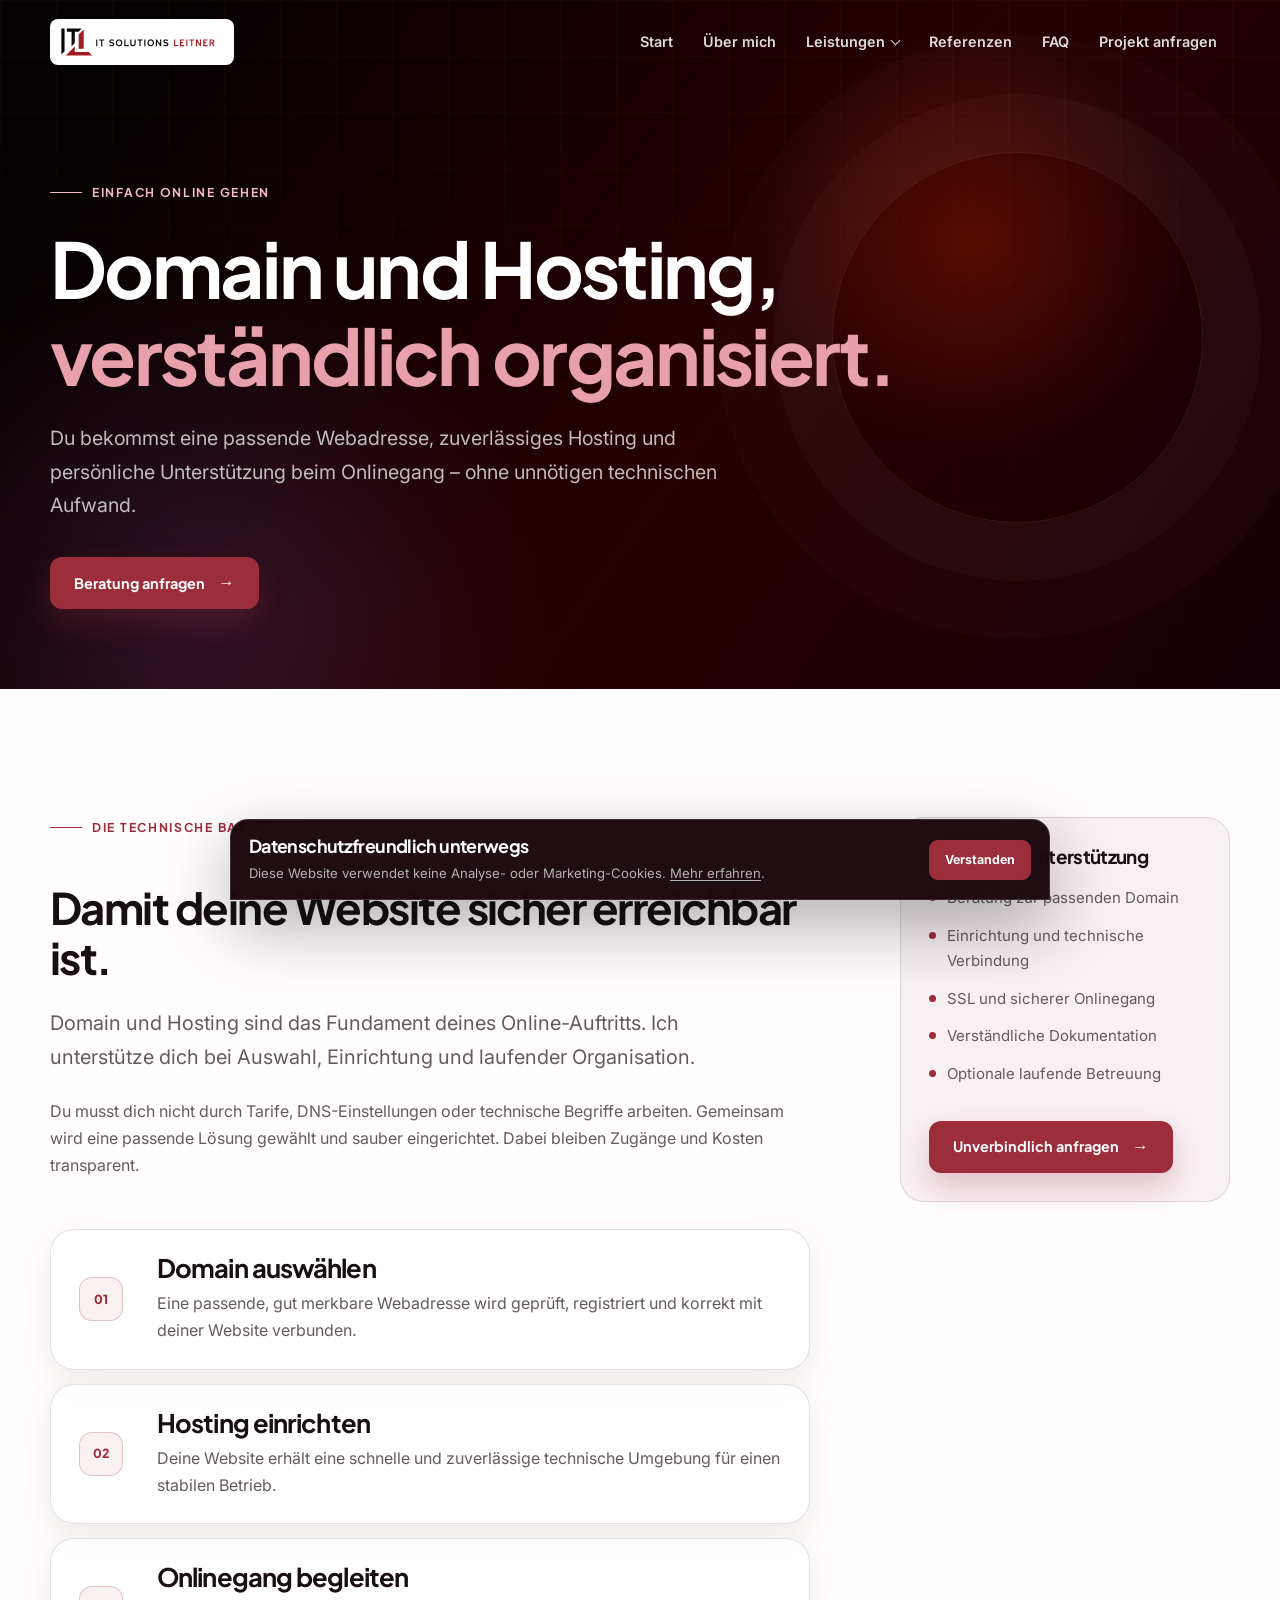
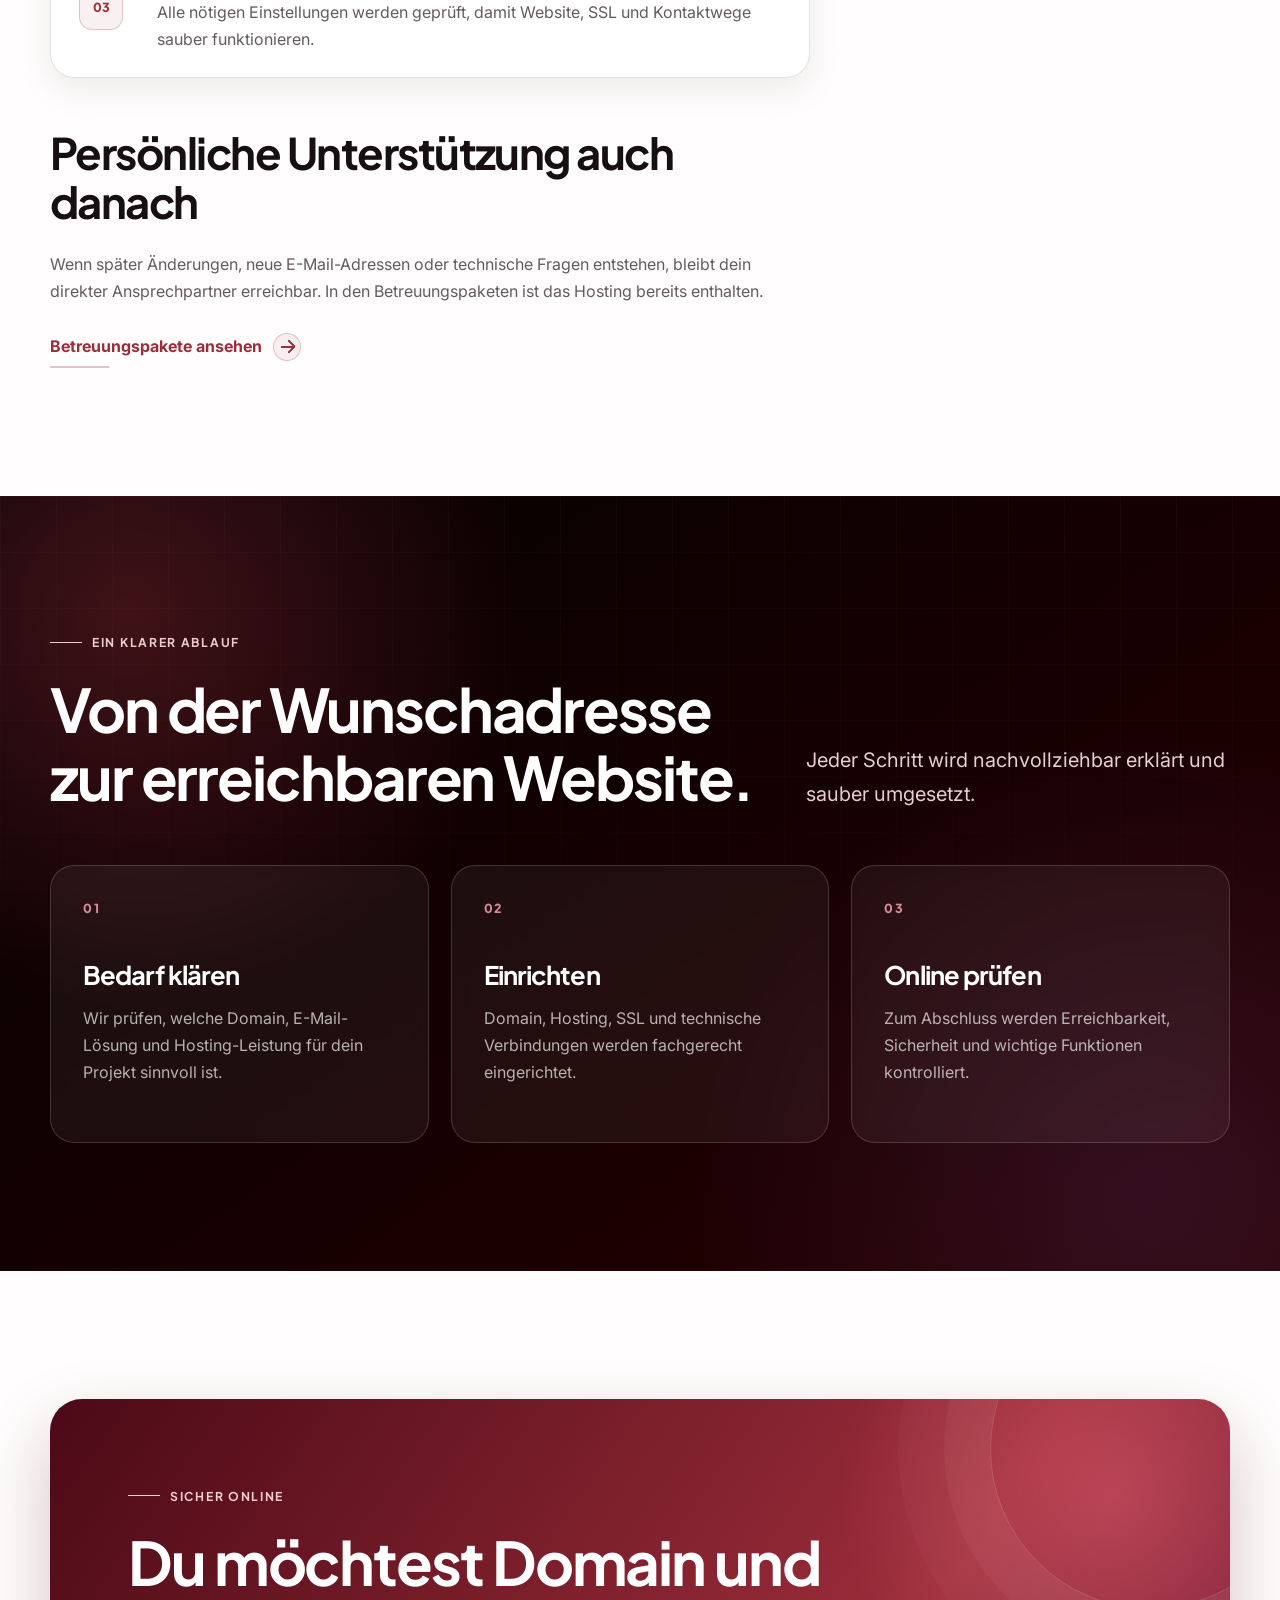
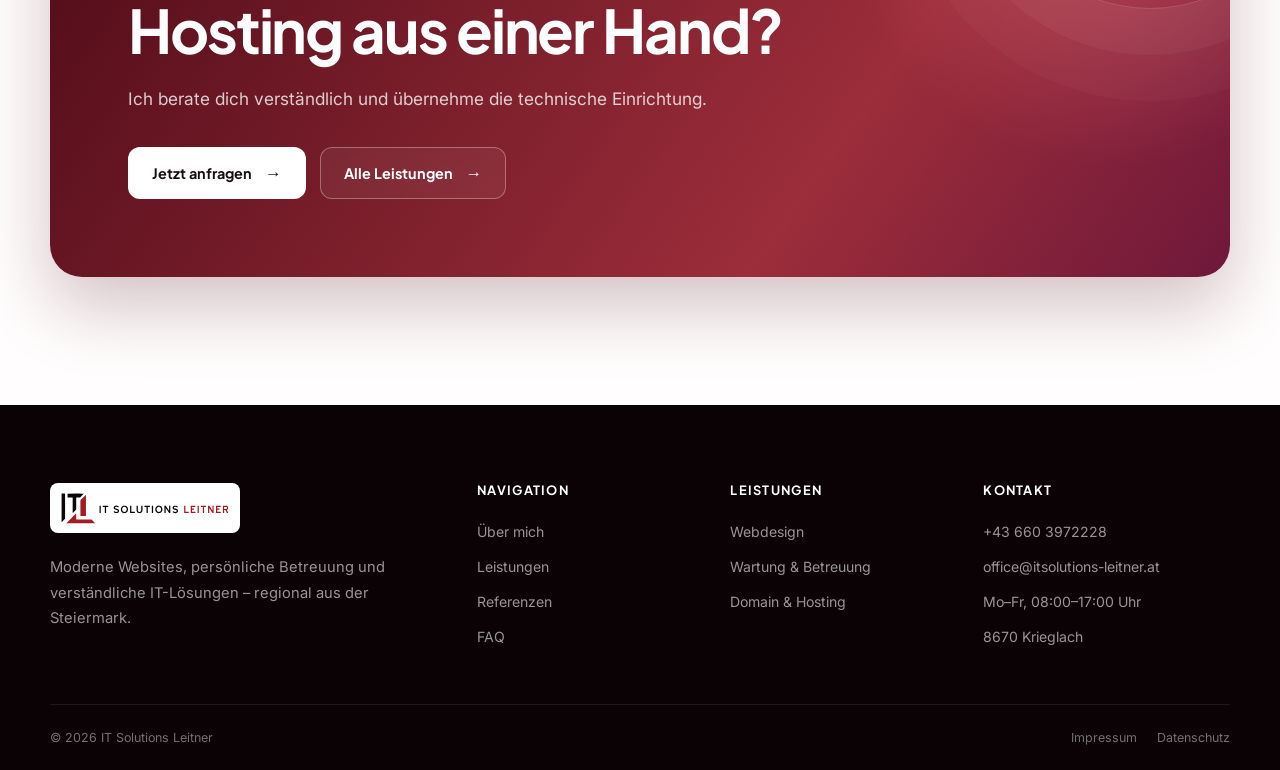
<file: domain-hosting.html>
<!doctype html>
<html lang="de">
  <head>
    <meta charset="utf-8" />
    <meta name="viewport" content="width=device-width, initial-scale=1" />
    <title>Domain & Hosting Beratung Steiermark | IT Solutions Leitner</title>
    <meta
      name="description"
      content="Domain auswählen, Hosting einrichten und Website sicher online bringen – verständliche persönliche Unterstützung aus Krieglach."
    />
    <link rel="canonical" href="https://itsolutions-leitner.at/domain-hosting.html" />
    <meta property="og:title" content="Domain & Hosting einfach organisiert" />
    <meta
      property="og:description"
      content="Von der passenden Webadresse bis zum zuverlässigen Onlinegang."
    />
    <meta property="og:url" content="https://itsolutions-leitner.at/domain-hosting.html" />
    <meta property="og:type" content="website" />
    <meta name="theme-color" content="#270001" />
    <link rel="icon" href="images/it-solutions-logo.svg" type="image/svg+xml" />
    <link rel="stylesheet" href="css/style.css" />
  </head>
  <body>
    <a class="skip-link" href="#main-content">Direkt zum Inhalt</a>
    <div class="site-shell">
      <header class="site-header">
        <div class="container nav-wrap">
          <a class="brand-logo" href="index.html" aria-label="IT Solutions Leitner – Startseite"
            ><img src="images/it-solutions-logo.svg" alt="IT Solutions Leitner" /></a
          ><button
            class="menu-toggle"
            type="button"
            aria-expanded="false"
            aria-controls="site-navigation"
            aria-label="Menü öffnen"
          >
            <span></span><span></span><span></span>
          </button>
          <nav class="site-nav" id="site-navigation" aria-label="Hauptnavigation">
            <a href="index.html">Start</a><a href="ueber-uns.html">Über mich</a>
            <div class="nav-dropdown">
              <button type="button" aria-expanded="false">
                Leistungen <span class="nav-chevron"></span>
              </button>
              <div class="dropdown-menu">
                <a href="leistungen.html">Alle Leistungen</a><a href="webdesign.html">Webdesign</a
                ><a href="wartung-betreuung.html">Wartung & Betreuung</a
                ><a href="domain-hosting.html" aria-current="page">Domain & Hosting</a>
              </div>
            </div>
            <a href="referenzen.html">Referenzen</a><a href="faq.html">FAQ</a
            ><a class="nav-cta" href="kontakt.html">Projekt anfragen</a>
          </nav>
        </div>
      </header>
      <main id="main-content">
        <section class="subhero">
          <div class="container">
            <nav class="breadcrumb" aria-label="Brotkrümelnavigation">
              <a href="index.html">Start</a><span>/</span><a href="leistungen.html">Leistungen</a
              ><span>/</span><span>Domain & Hosting</span>
            </nav>
            <span class="eyebrow">Einfach online gehen</span>
            <h1>Domain und Hosting, <span class="text-brand">verständlich organisiert.</span></h1>
            <p>
              Du bekommst eine passende Webadresse, zuverlässiges Hosting und persönliche Unterstützung beim
              Onlinegang – ohne unnötigen technischen Aufwand.
            </p>
            <div class="button-row">
              <a class="button button--primary" href="kontakt.html?leistung=Domain-Hosting"
                >Beratung anfragen</a
              >
            </div>
          </div>
        </section>
        <section class="section">
          <div class="container detail-layout">
            <div class="detail-main">
              <div class="stack reveal">
                <span class="eyebrow">Die technische Basis</span>
                <h2>Damit deine Website sicher erreichbar ist.</h2>
                <p class="text-lead">
                  Domain und Hosting sind das Fundament deines Online-Auftritts. Ich unterstütze dich bei
                  Auswahl, Einrichtung und laufender Organisation.
                </p>
                <p>
                  Du musst dich nicht durch Tarife, DNS-Einstellungen oder technische Begriffe arbeiten.
                  Gemeinsam wird eine passende Lösung gewählt und sauber eingerichtet. Dabei bleiben Zugänge
                  und Kosten transparent.
                </p>
              </div>
              <div class="feature-grid feature-grid--rows">
                <article class="feature-card reveal">
                  <span class="card-index">01</span>
                  <h3>Domain auswählen</h3>
                  <p>
                    Eine passende, gut merkbare Webadresse wird geprüft, registriert und korrekt mit deiner
                    Website verbunden.
                  </p>
                </article>
                <article class="feature-card reveal">
                  <span class="card-index">02</span>
                  <h3>Hosting einrichten</h3>
                  <p>
                    Deine Website erhält eine schnelle und zuverlässige technische Umgebung für einen stabilen
                    Betrieb.
                  </p>
                </article>
                <article class="feature-card reveal">
                  <span class="card-index">03</span>
                  <h3>Onlinegang begleiten</h3>
                  <p>
                    Alle nötigen Einstellungen werden geprüft, damit Website, SSL und Kontaktwege sauber
                    funktionieren.
                  </p>
                </article>
              </div>
              <div class="stack reveal">
                <h2>Persönliche Unterstützung auch danach</h2>
                <p>
                  Wenn später Änderungen, neue E-Mail-Adressen oder technische Fragen entstehen, bleibt dein
                  direkter Ansprechpartner erreichbar. In den Betreuungspaketen ist das Hosting bereits
                  enthalten.
                </p>
                <a class="text-link" href="wartung-betreuung.html">Betreuungspakete ansehen</a>
              </div>
            </div>
            <aside class="detail-sidebar reveal">
              <h3>Enthaltene Unterstützung</h3>
              <ul>
                <li>Beratung zur passenden Domain</li>
                <li>Einrichtung und technische Verbindung</li>
                <li>SSL und sicherer Onlinegang</li>
                <li>Verständliche Dokumentation</li>
                <li>Optionale laufende Betreuung</li>
              </ul>
              <div class="button-row">
                <a class="button button--primary" href="kontakt.html?leistung=Domain-Hosting"
                  >Unverbindlich anfragen</a
                >
              </div>
            </aside>
          </div>
        </section>
        <section class="section section--dark">
          <div class="container">
            <div class="section-heading reveal">
              <div>
                <span class="eyebrow">Ein klarer Ablauf</span>
                <h2>Von der Wunschadresse zur erreichbaren Website.</h2>
              </div>
              <p class="text-lead">Jeder Schritt wird nachvollziehbar erklärt und sauber umgesetzt.</p>
            </div>
            <div class="process-grid">
              <article class="process-card reveal">
                <h3>Bedarf klären</h3>
                <p>
                  Wir prüfen, welche Domain, E-Mail-Lösung und Hosting-Leistung für dein Projekt sinnvoll ist.
                </p>
              </article>
              <article class="process-card reveal">
                <h3>Einrichten</h3>
                <p>Domain, Hosting, SSL und technische Verbindungen werden fachgerecht eingerichtet.</p>
              </article>
              <article class="process-card reveal">
                <h3>Online prüfen</h3>
                <p>Zum Abschluss werden Erreichbarkeit, Sicherheit und wichtige Funktionen kontrolliert.</p>
              </article>
            </div>
          </div>
        </section>
        <section class="section">
          <div class="container">
            <div class="cta-band reveal">
              <span class="eyebrow light-eyebrow">Sicher online</span>
              <h2>Du möchtest Domain und Hosting aus einer Hand?</h2>
              <p>Ich berate dich verständlich und übernehme die technische Einrichtung.</p>
              <div class="button-row">
                <a class="button button--light" href="kontakt.html?leistung=Domain-Hosting">Jetzt anfragen</a
                ><a class="button button--outline" href="leistungen.html">Alle Leistungen</a>
              </div>
            </div>
          </div>
        </section>
      </main>
      <footer class="site-footer">
        <div class="container footer-main">
          <div class="footer-brand">
            <a href="index.html"><img src="images/it-solutions-logo.svg" alt="IT Solutions Leitner" /></a>
            <p>
              Moderne Websites, persönliche Betreuung und verständliche IT-Lösungen – regional aus der
              Steiermark.
            </p>
          </div>
          <div class="footer-column">
            <h2>Navigation</h2>
            <ul>
              <li><a href="ueber-uns.html">Über mich</a></li>
              <li><a href="leistungen.html">Leistungen</a></li>
              <li><a href="referenzen.html">Referenzen</a></li>
              <li><a href="faq.html">FAQ</a></li>
            </ul>
          </div>
          <div class="footer-column">
            <h2>Leistungen</h2>
            <ul>
              <li><a href="webdesign.html">Webdesign</a></li>
              <li><a href="wartung-betreuung.html">Wartung & Betreuung</a></li>
              <li><a href="domain-hosting.html">Domain & Hosting</a></li>
            </ul>
          </div>
          <div class="footer-column">
            <h2>Kontakt</h2>
            <ul>
              <li><a href="tel:+436603972228">+43 660 3972228</a></li>
              <li><a href="mailto:office@itsolutions-leitner.at">office@itsolutions-leitner.at</a></li>
              <li>Mo–Fr, 08:00–17:00 Uhr</li>
              <li>8670 Krieglach</li>
            </ul>
          </div>
        </div>
        <div class="container footer-bottom">
          <span>© <span data-current-year>2026</span> IT Solutions Leitner</span>
          <div class="footer-legal">
            <a href="impressum.html">Impressum</a><a href="datenschutz.html">Datenschutz</a>
          </div>
        </div>
      </footer>
    </div>
    <aside class="cookie-banner" aria-label="Datenschutz-Hinweis">
      <h2>Datenschutzfreundlich unterwegs</h2>
      <p>
        Diese Website verwendet keine Analyse- oder Marketing-Cookies.
        <a href="datenschutz.html">Mehr erfahren</a>.
      </p>
      <div class="cookie-actions">
        <button class="accept" type="button" data-cookie-accept>Verstanden</button>
      </div>
    </aside>
    <script src="js/script.js" defer></script>
  </body>
</html>
</file>
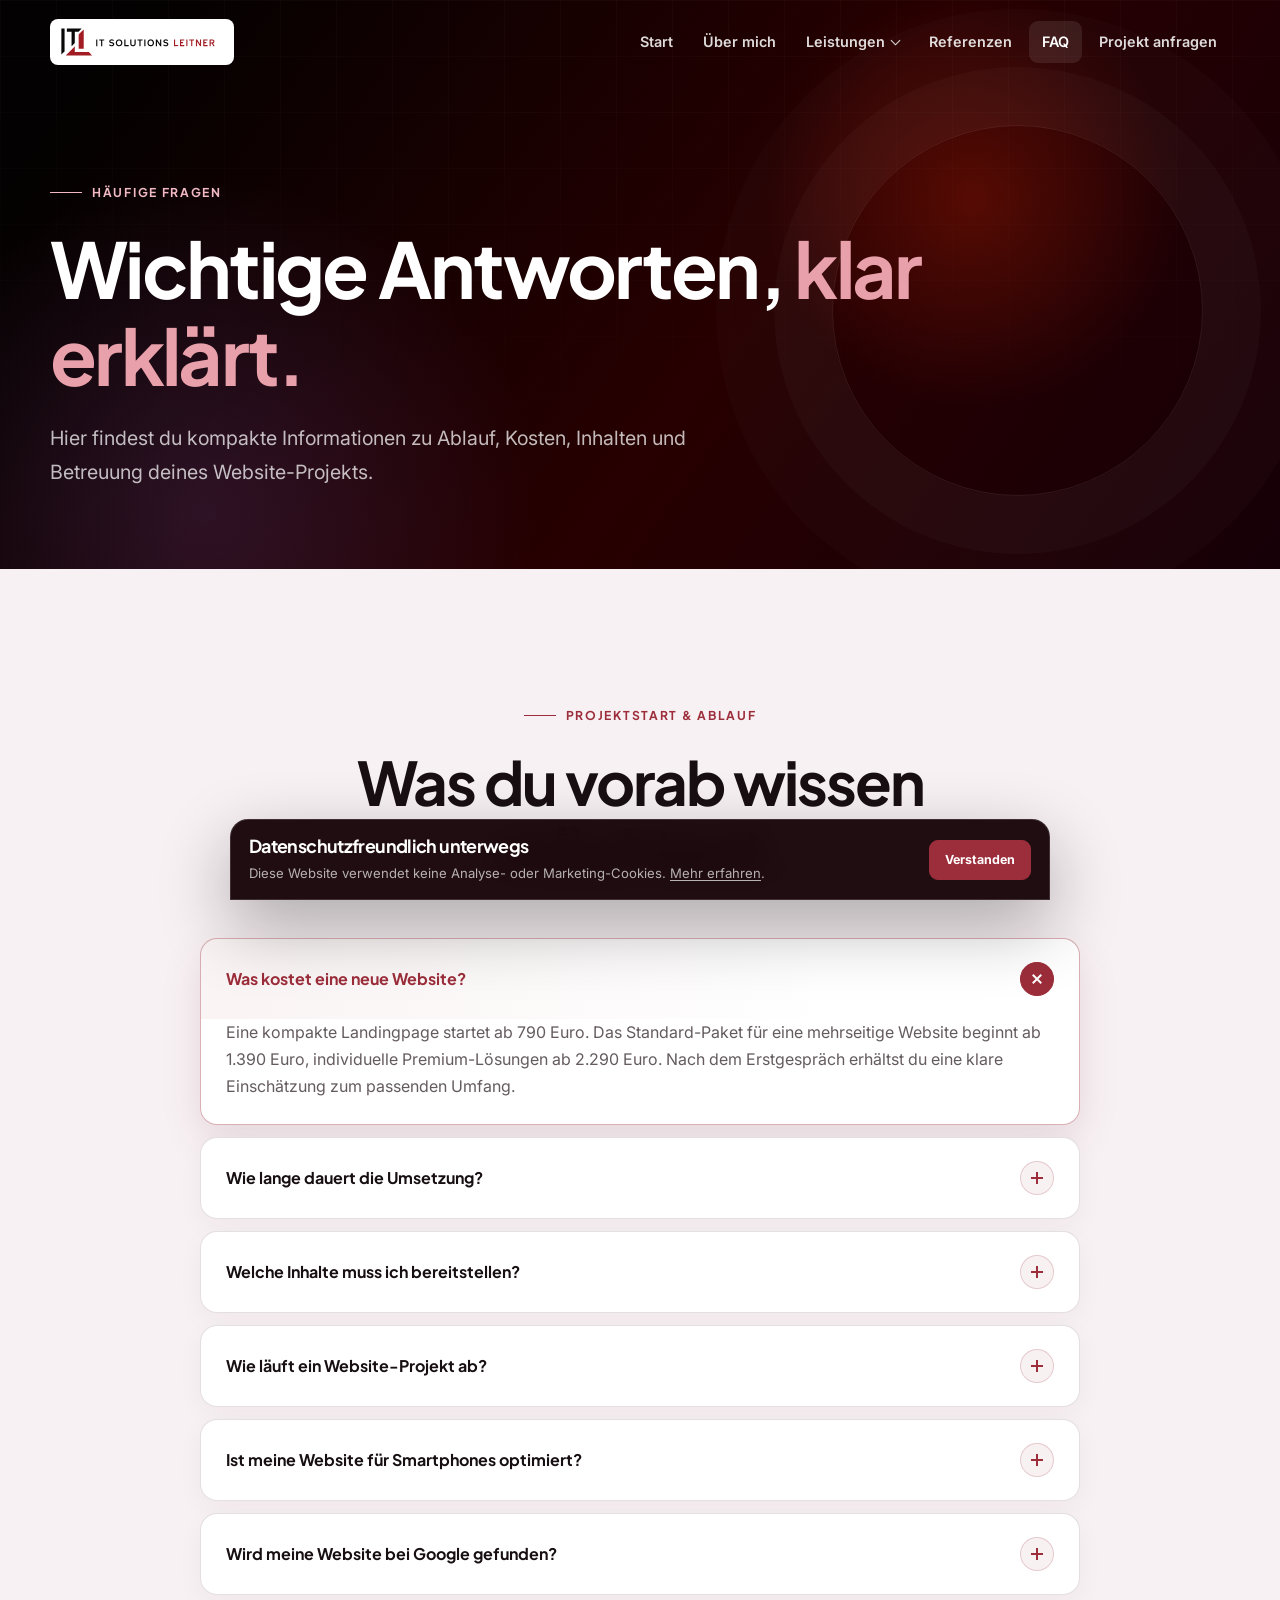
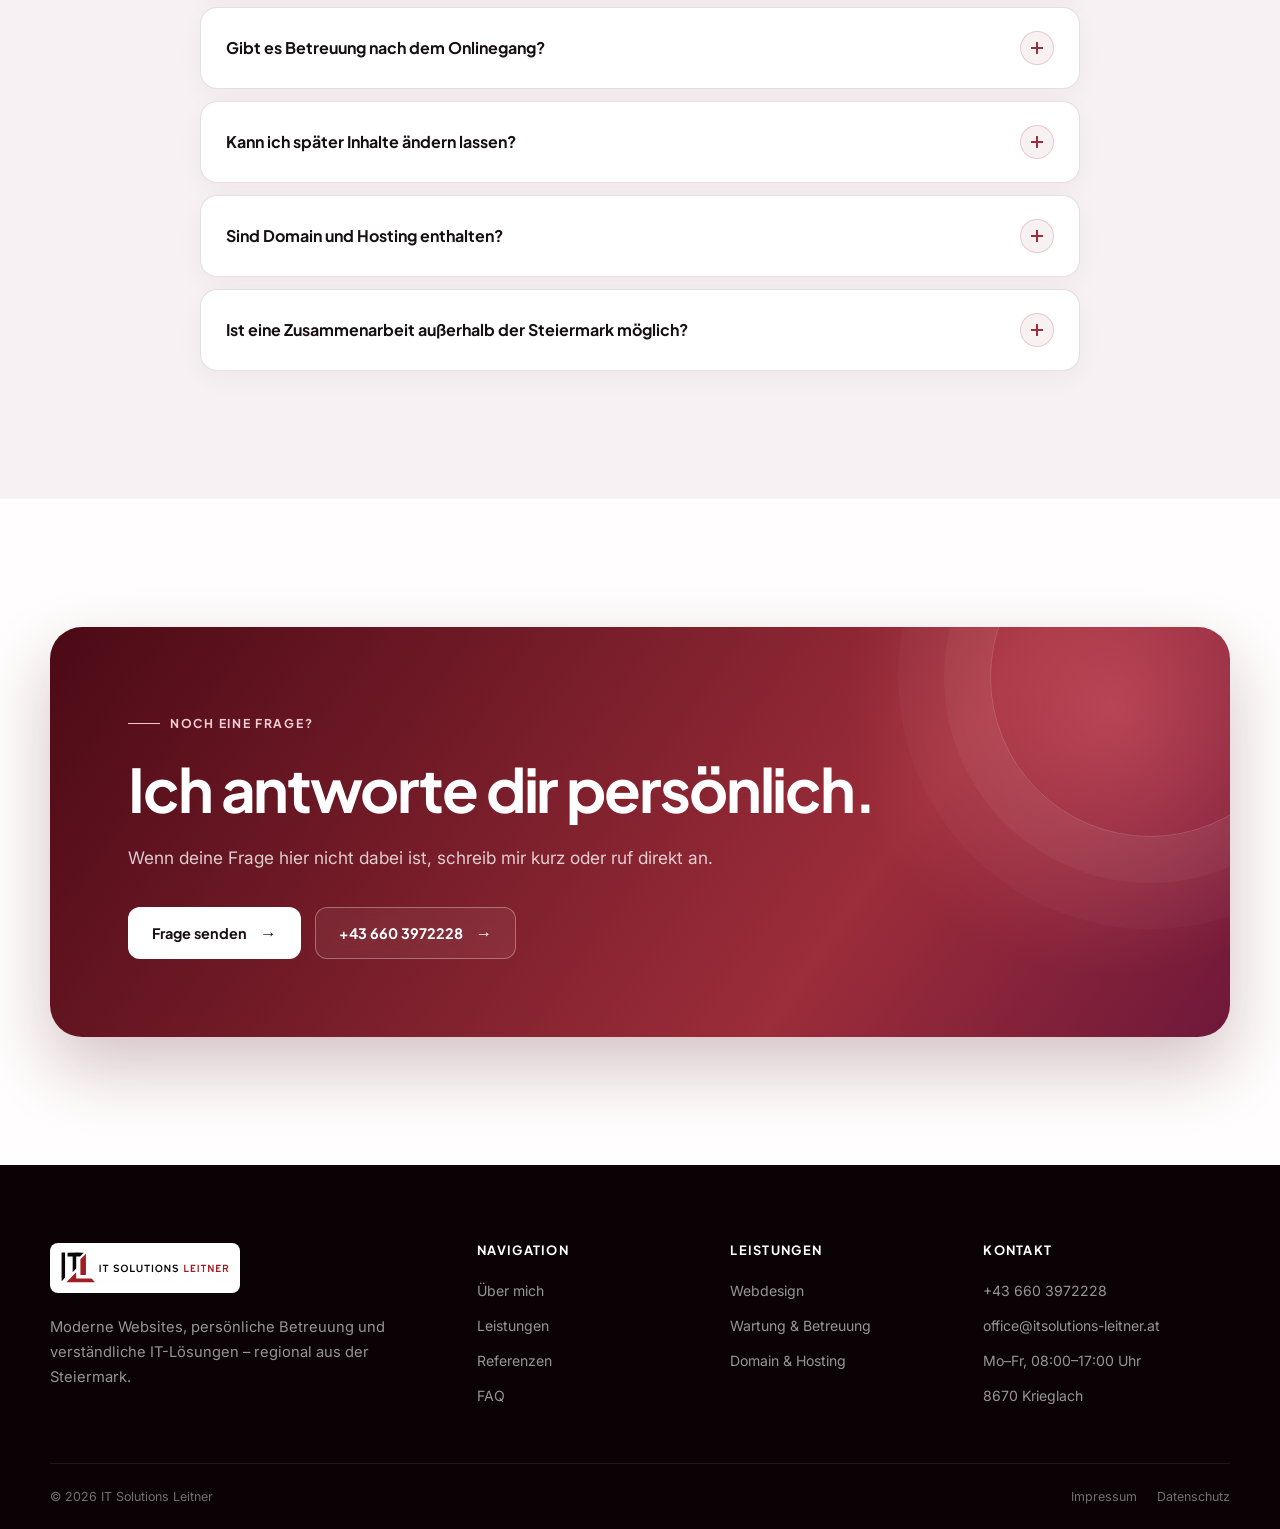
<file: faq.html>
<!doctype html>
<html lang="de">
  <head>
    <meta charset="utf-8" />
    <meta name="viewport" content="width=device-width, initial-scale=1" />
    <title>FAQ zu Webdesign, Ablauf & Kosten | IT Solutions Leitner</title>
    <meta
      name="description"
      content="Antworten zu Kosten, Ablauf, Inhalten, Wartung, Hosting und Zusammenarbeit bei Website-Projekten mit IT Solutions Leitner."
    />
    <link rel="canonical" href="https://itsolutions-leitner.at/faq.html" />
    <meta property="og:title" content="Häufige Fragen | IT Solutions Leitner" />
    <meta property="og:description" content="Klare Antworten rund um dein Website-Projekt." />
    <meta property="og:url" content="https://itsolutions-leitner.at/faq.html" />
    <meta property="og:type" content="website" />
    <meta name="theme-color" content="#270001" />
    <link rel="icon" href="images/it-solutions-logo.svg" type="image/svg+xml" />
    <link rel="stylesheet" href="css/style.css" />
    <script type="application/ld+json">
      {"@context":"https://schema.org","@type":"FAQPage","mainEntity":[{"@type":"Question","name":"Was kostet eine neue Website?","acceptedAnswer":{"@type":"Answer","text":"Eine kompakte Landingpage startet ab 790 Euro. Mehrseitige Websites beginnen ab 1.390 Euro. Der konkrete Preis richtet sich nach Umfang und Funktionen."}},{"@type":"Question","name":"Wie lange dauert die Umsetzung?","acceptedAnswer":{"@type":"Answer","text":"Je nach Umfang und Verfügbarkeit der Inhalte dauert ein typisches Projekt meist wenige Wochen. Vor Projektstart wird ein realistischer Zeitplan vereinbart."}},{"@type":"Question","name":"Gibt es Betreuung nach dem Onlinegang?","acceptedAnswer":{"@type":"Answer","text":"Ja. Betreuungspakete enthalten je nach Umfang Updates, Backups, Hosting, Support und kleine Inhaltsänderungen."}}]}
    </script>
  </head>
  <body>
    <a class="skip-link" href="#main-content">Direkt zum Inhalt</a>
    <div class="site-shell">
      <header class="site-header">
        <div class="container nav-wrap">
          <a class="brand-logo" href="index.html" aria-label="IT Solutions Leitner – Startseite"
            ><img src="images/it-solutions-logo.svg" alt="IT Solutions Leitner" /></a
          ><button
            class="menu-toggle"
            type="button"
            aria-expanded="false"
            aria-controls="site-navigation"
            aria-label="Menü öffnen"
          >
            <span></span><span></span><span></span>
          </button>
          <nav class="site-nav" id="site-navigation" aria-label="Hauptnavigation">
            <a href="index.html">Start</a><a href="ueber-uns.html">Über mich</a>
            <div class="nav-dropdown">
              <button type="button" aria-expanded="false">
                Leistungen <span class="nav-chevron"></span>
              </button>
              <div class="dropdown-menu">
                <a href="leistungen.html">Alle Leistungen</a><a href="webdesign.html">Webdesign</a
                ><a href="wartung-betreuung.html">Wartung & Betreuung</a
                ><a href="domain-hosting.html">Domain & Hosting</a>
              </div>
            </div>
            <a href="referenzen.html">Referenzen</a><a href="faq.html" aria-current="page">FAQ</a
            ><a class="nav-cta" href="kontakt.html">Projekt anfragen</a>
          </nav>
        </div>
      </header>
      <main id="main-content">
        <section class="subhero">
          <div class="container">
            <nav class="breadcrumb" aria-label="Brotkrümelnavigation">
              <a href="index.html">Start</a><span>/</span><span>FAQ</span>
            </nav>
            <span class="eyebrow">Häufige Fragen</span>
            <h1>Wichtige Antworten, <span class="text-brand">klar erklärt.</span></h1>
            <p>
              Hier findest du kompakte Informationen zu Ablauf, Kosten, Inhalten und Betreuung deines
              Website-Projekts.
            </p>
          </div>
        </section>
        <section class="section section--warm">
          <div class="container">
            <div class="section-heading centered reveal">
              <span class="eyebrow">Projektstart & Ablauf</span>
              <h2>Was du vorab wissen möchtest.</h2>
            </div>
            <div class="faq-list">
              <article class="faq-item reveal">
                <h3>
                  <button class="faq-question" type="button" aria-expanded="true">
                    Was kostet eine neue Website?
                  </button>
                </h3>
                <div class="faq-answer">
                  <div>
                    <p>
                      Eine kompakte Landingpage startet ab 790 Euro. Das Standard-Paket für eine mehrseitige
                      Website beginnt ab 1.390 Euro, individuelle Premium-Lösungen ab 2.290 Euro. Nach dem
                      Erstgespräch erhältst du eine klare Einschätzung zum passenden Umfang.
                    </p>
                  </div>
                </div>
              </article>
              <article class="faq-item reveal">
                <h3>
                  <button class="faq-question" type="button" aria-expanded="false">
                    Wie lange dauert die Umsetzung?
                  </button>
                </h3>
                <div class="faq-answer">
                  <div>
                    <p>
                      Ein typisches Website-Projekt dauert je nach Umfang und Verfügbarkeit der Inhalte meist
                      wenige Wochen. Vor dem Start werden Meilensteine und ein realistischer Zeitrahmen
                      abgestimmt.
                    </p>
                  </div>
                </div>
              </article>
              <article class="faq-item reveal">
                <h3>
                  <button class="faq-question" type="button" aria-expanded="false">
                    Welche Inhalte muss ich bereitstellen?
                  </button>
                </h3>
                <div class="faq-answer">
                  <div>
                    <p>
                      Idealerweise stellst du Logo, vorhandene Bilder und die wichtigsten
                      Unternehmensinformationen bereit. Falls Texte oder Bilder fehlen, können diese nach
                      Absprache gegen Aufpreis erstellt oder vorübergehend mit klar gekennzeichneten
                      Platzhaltern eingeplant werden.
                    </p>
                  </div>
                </div>
              </article>
              <article class="faq-item reveal">
                <h3>
                  <button class="faq-question" type="button" aria-expanded="false">
                    Wie läuft ein Website-Projekt ab?
                  </button>
                </h3>
                <div class="faq-answer">
                  <div>
                    <p>
                      Nach einem unverbindlichen Kennenlernen werden Ziele, Inhalte und Umfang festgelegt.
                      Danach folgen Struktur, Design und technische Umsetzung. Vor dem Onlinegang prüfst du
                      die Website und gibst sie frei.
                    </p>
                  </div>
                </div>
              </article>
              <article class="faq-item reveal">
                <h3>
                  <button class="faq-question" type="button" aria-expanded="false">
                    Ist meine Website für Smartphones optimiert?
                  </button>
                </h3>
                <div class="faq-answer">
                  <div>
                    <p>
                      Ja. Jede Website wird responsive umgesetzt und für Smartphone, Tablet und Desktop
                      optimiert. Navigation, Inhalte und Kontaktmöglichkeiten bleiben auf allen Geräten gut
                      nutzbar.
                    </p>
                  </div>
                </div>
              </article>
              <article class="faq-item reveal">
                <h3>
                  <button class="faq-question" type="button" aria-expanded="false">
                    Wird meine Website bei Google gefunden?
                  </button>
                </h3>
                <div class="faq-answer">
                  <div>
                    <p>
                      Jede Website erhält eine saubere technische und inhaltliche SEO-Grundlage. Dazu gehören
                      strukturierte Inhalte, passende Seitentitel, Beschreibungen, schnelle Ladezeiten und
                      regionale Bezüge. Eine bestimmte Position kann seriös nicht garantiert werden.
                    </p>
                  </div>
                </div>
              </article>
              <article class="faq-item reveal">
                <h3>
                  <button class="faq-question" type="button" aria-expanded="false">
                    Gibt es Betreuung nach dem Onlinegang?
                  </button>
                </h3>
                <div class="faq-answer">
                  <div>
                    <p>
                      Ja. Je nach Betreuungspaket sind Hosting, Updates, Backups, Support und kleine
                      Inhaltsänderungen enthalten. Alle Pakete sind jederzeit kündbar.
                    </p>
                  </div>
                </div>
              </article>
              <article class="faq-item reveal">
                <h3>
                  <button class="faq-question" type="button" aria-expanded="false">
                    Kann ich später Inhalte ändern lassen?
                  </button>
                </h3>
                <div class="faq-answer">
                  <div>
                    <p>
                      Ja. Texte, Bilder, Leistungen oder Kontaktdaten können jederzeit angepasst werden. In
                      den Paketen Komfort und Rundum-Sorglos ist ein monatliches Zeitbudget für kleine
                      Änderungen enthalten.
                    </p>
                  </div>
                </div>
              </article>
              <article class="faq-item reveal">
                <h3>
                  <button class="faq-question" type="button" aria-expanded="false">
                    Sind Domain und Hosting enthalten?
                  </button>
                </h3>
                <div class="faq-answer">
                  <div>
                    <p>
                      Im Starter-Webdesign-Paket sind Domain-Einrichtung und Hosting im ersten Jahr enthalten.
                      In allen laufenden Betreuungspaketen ist das Hosting inkludiert. Details werden vor
                      Projektstart transparent abgestimmt.
                    </p>
                  </div>
                </div>
              </article>
              <article class="faq-item reveal">
                <h3>
                  <button class="faq-question" type="button" aria-expanded="false">
                    Ist eine Zusammenarbeit außerhalb der Steiermark möglich?
                  </button>
                </h3>
                <div class="faq-answer">
                  <div>
                    <p>
                      Ja. Projekte in Krieglach, im Mürztal und der Steiermark können persönlich begleitet
                      werden. Beratung und Umsetzung sind auch vollständig digital in ganz Österreich möglich.
                    </p>
                  </div>
                </div>
              </article>
            </div>
          </div>
        </section>
        <section class="section">
          <div class="container">
            <div class="cta-band reveal">
              <span class="eyebrow light-eyebrow">Noch eine Frage?</span>
              <h2>Ich antworte dir persönlich.</h2>
              <p>Wenn deine Frage hier nicht dabei ist, schreib mir kurz oder ruf direkt an.</p>
              <div class="button-row">
                <a class="button button--light" href="kontakt.html">Frage senden</a
                ><a class="button button--outline" href="tel:+436603972228">+43 660 3972228</a>
              </div>
            </div>
          </div>
        </section>
      </main>
      <footer class="site-footer">
        <div class="container footer-main">
          <div class="footer-brand">
            <a href="index.html"><img src="images/it-solutions-logo.svg" alt="IT Solutions Leitner" /></a>
            <p>
              Moderne Websites, persönliche Betreuung und verständliche IT-Lösungen – regional aus der
              Steiermark.
            </p>
          </div>
          <div class="footer-column">
            <h2>Navigation</h2>
            <ul>
              <li><a href="ueber-uns.html">Über mich</a></li>
              <li><a href="leistungen.html">Leistungen</a></li>
              <li><a href="referenzen.html">Referenzen</a></li>
              <li><a href="faq.html">FAQ</a></li>
            </ul>
          </div>
          <div class="footer-column">
            <h2>Leistungen</h2>
            <ul>
              <li><a href="webdesign.html">Webdesign</a></li>
              <li><a href="wartung-betreuung.html">Wartung & Betreuung</a></li>
              <li><a href="domain-hosting.html">Domain & Hosting</a></li>
            </ul>
          </div>
          <div class="footer-column">
            <h2>Kontakt</h2>
            <ul>
              <li><a href="tel:+436603972228">+43 660 3972228</a></li>
              <li><a href="mailto:office@itsolutions-leitner.at">office@itsolutions-leitner.at</a></li>
              <li>Mo–Fr, 08:00–17:00 Uhr</li>
              <li>8670 Krieglach</li>
            </ul>
          </div>
        </div>
        <div class="container footer-bottom">
          <span>© <span data-current-year>2026</span> IT Solutions Leitner</span>
          <div class="footer-legal">
            <a href="impressum.html">Impressum</a><a href="datenschutz.html">Datenschutz</a>
          </div>
        </div>
      </footer>
    </div>
    <aside class="cookie-banner" aria-label="Datenschutz-Hinweis">
      <h2>Datenschutzfreundlich unterwegs</h2>
      <p>
        Diese Website verwendet keine Analyse- oder Marketing-Cookies.
        <a href="datenschutz.html">Mehr erfahren</a>.
      </p>
      <div class="cookie-actions">
        <button class="accept" type="button" data-cookie-accept>Verstanden</button>
      </div>
    </aside>
    <script src="js/script.js" defer></script>
  </body>
</html>
</file>
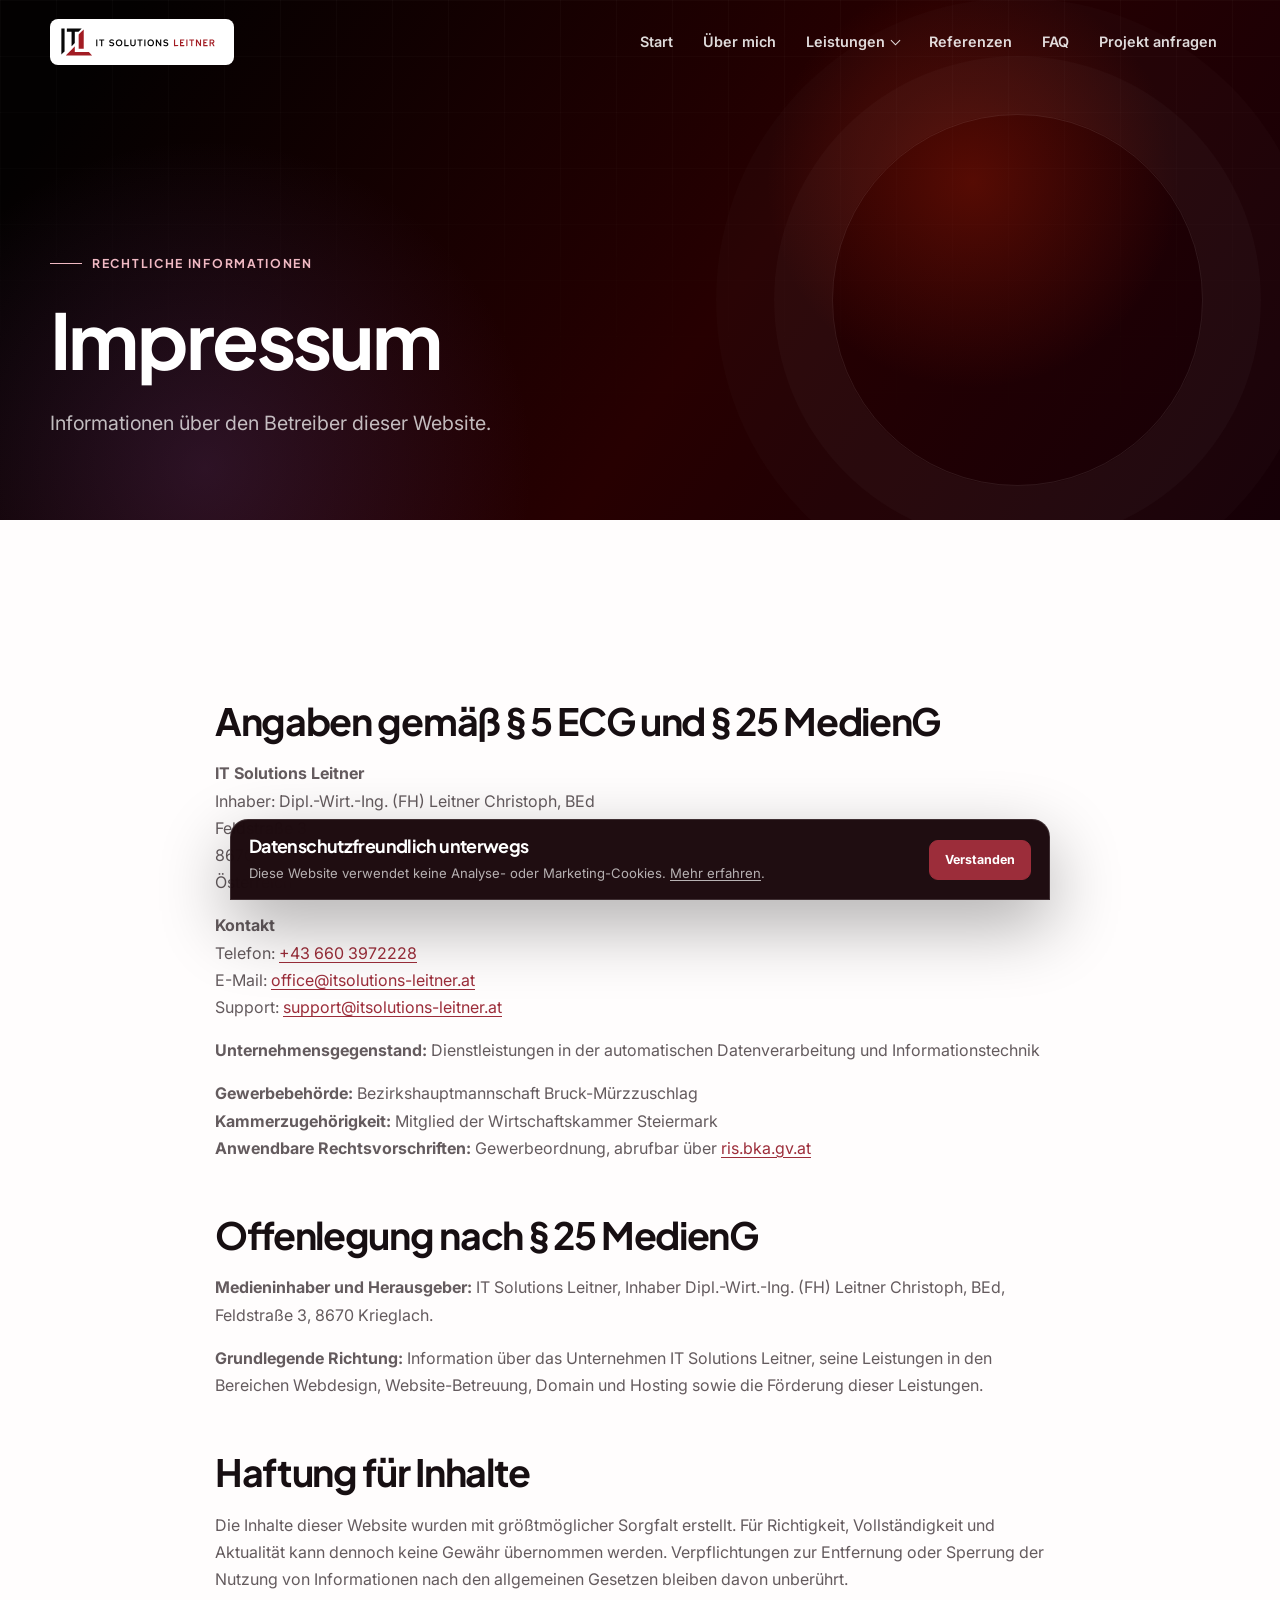
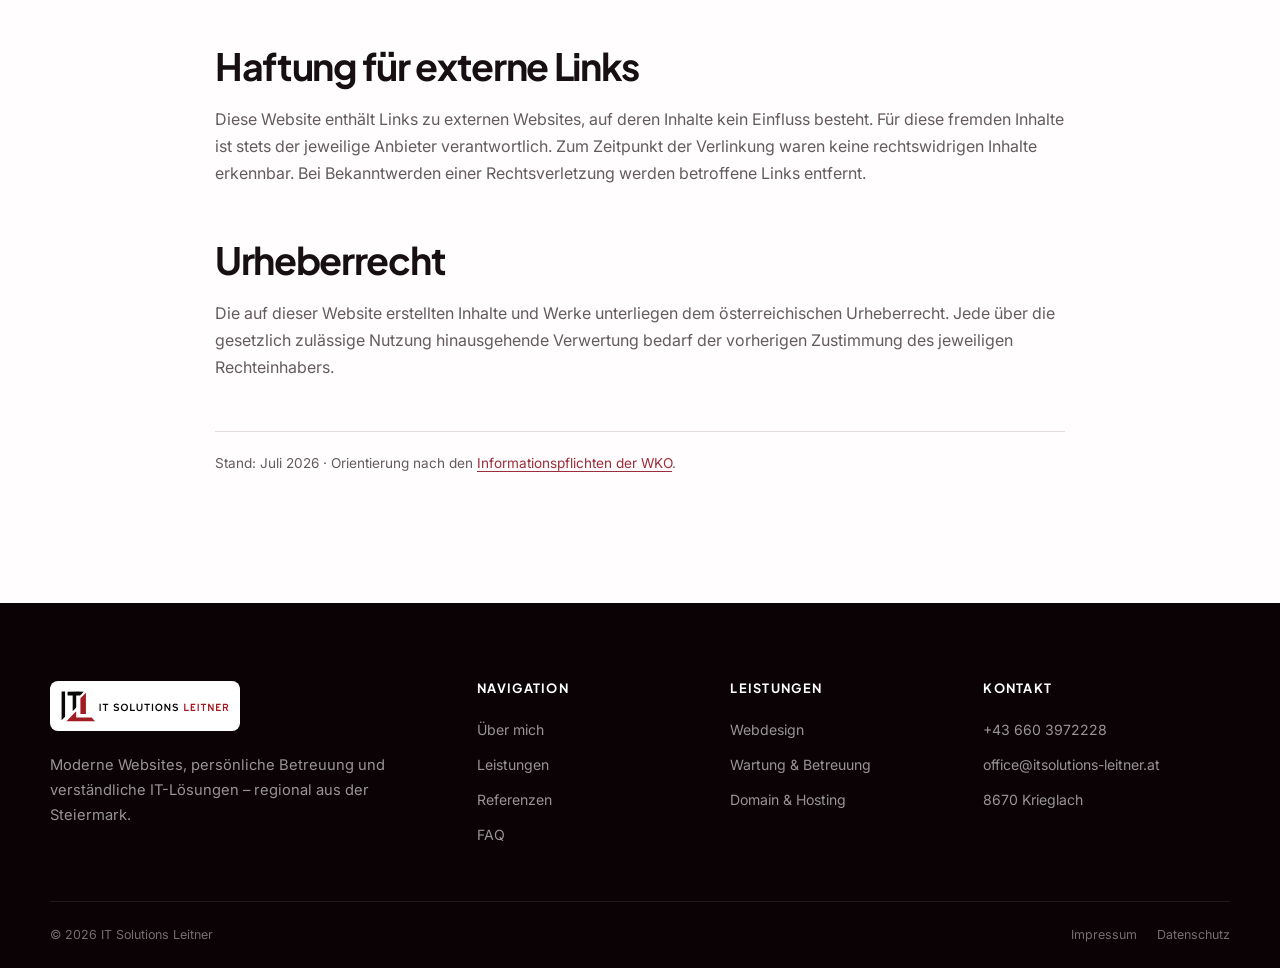
<file: impressum.html>
<!doctype html>
<html lang="de">
  <head>
    <meta charset="utf-8" />
    <meta name="viewport" content="width=device-width, initial-scale=1" />
    <title>Impressum | IT Solutions Leitner</title>
    <meta
      name="description"
      content="Impressum und Anbieterinformationen von IT Solutions Leitner, Christoph Leitner, Krieglach."
    />
    <link rel="canonical" href="https://itsolutions-leitner.at/impressum.html" />
    <meta name="robots" content="index,follow" />
    <meta name="theme-color" content="#270001" />
    <link rel="icon" href="images/it-solutions-logo.svg" type="image/svg+xml" />
    <link rel="stylesheet" href="css/style.css" />
  </head>
  <body>
    <a class="skip-link" href="#main-content">Direkt zum Inhalt</a>
    <div class="site-shell">
      <header class="site-header">
        <div class="container nav-wrap">
          <a class="brand-logo" href="index.html" aria-label="IT Solutions Leitner – Startseite"
            ><img src="images/it-solutions-logo.svg" alt="IT Solutions Leitner" /></a
          ><button
            class="menu-toggle"
            type="button"
            aria-expanded="false"
            aria-controls="site-navigation"
            aria-label="Menü öffnen"
          >
            <span></span><span></span><span></span>
          </button>
          <nav class="site-nav" id="site-navigation" aria-label="Hauptnavigation">
            <a href="index.html">Start</a><a href="ueber-uns.html">Über mich</a>
            <div class="nav-dropdown">
              <button type="button" aria-expanded="false">
                Leistungen <span class="nav-chevron"></span>
              </button>
              <div class="dropdown-menu">
                <a href="leistungen.html">Alle Leistungen</a><a href="webdesign.html">Webdesign</a
                ><a href="wartung-betreuung.html">Wartung & Betreuung</a
                ><a href="domain-hosting.html">Domain & Hosting</a>
              </div>
            </div>
            <a href="referenzen.html">Referenzen</a><a href="faq.html">FAQ</a
            ><a class="nav-cta" href="kontakt.html">Projekt anfragen</a>
          </nav>
        </div>
      </header>
      <main id="main-content">
        <section class="subhero">
          <div class="container">
            <nav class="breadcrumb" aria-label="Brotkrümelnavigation">
              <a href="index.html">Start</a><span>/</span><span>Impressum</span>
            </nav>
            <span class="eyebrow">Rechtliche Informationen</span>
            <h1>Impressum</h1>
            <p>Informationen über den Betreiber dieser Website.</p>
          </div>
        </section>
        <section class="section">
          <div class="container legal-content">
            <h2>Angaben gemäß § 5 ECG und § 25 MedienG</h2>
            <p>
              <strong>IT Solutions Leitner</strong><br />Inhaber: Dipl.-Wirt.-Ing. (FH) Leitner Christoph,
              BEd<br />Feldstraße 3<br />8670 Krieglach<br />Österreich
            </p>
            <p>
              <strong>Kontakt</strong><br />Telefon: <a href="tel:+436603972228">+43 660 3972228</a
              ><br />E-Mail: <a href="mailto:office@itsolutions-leitner.at">office@itsolutions-leitner.at</a
              ><br />Support:
              <a href="mailto:support@itsolutions-leitner.at">support@itsolutions-leitner.at</a>
            </p>
            <p>
              <strong>Unternehmensgegenstand:</strong> Dienstleistungen in der automatischen Datenverarbeitung
              und Informationstechnik
            </p>
            <p>
              <strong>Gewerbebehörde:</strong> Bezirkshauptmannschaft Bruck-Mürzzuschlag<br /><strong
                >Kammerzugehörigkeit:</strong
              >
              Mitglied der Wirtschaftskammer Steiermark<br /><strong>Anwendbare Rechtsvorschriften:</strong>
              Gewerbeordnung, abrufbar über
              <a href="https://www.ris.bka.gv.at/" target="_blank" rel="noopener noreferrer">ris.bka.gv.at</a>
            </p>
            <h2>Offenlegung nach § 25 MedienG</h2>
            <p>
              <strong>Medieninhaber und Herausgeber:</strong> IT Solutions Leitner, Inhaber Dipl.-Wirt.-Ing.
              (FH) Leitner Christoph, BEd, Feldstraße 3, 8670 Krieglach.
            </p>
            <p>
              <strong>Grundlegende Richtung:</strong> Information über das Unternehmen IT Solutions Leitner,
              seine Leistungen in den Bereichen Webdesign, Website-Betreuung, Domain und Hosting sowie die
              Förderung dieser Leistungen.
            </p>
            <h2>Haftung für Inhalte</h2>
            <p>
              Die Inhalte dieser Website wurden mit größtmöglicher Sorgfalt erstellt. Für Richtigkeit,
              Vollständigkeit und Aktualität kann dennoch keine Gewähr übernommen werden. Verpflichtungen zur
              Entfernung oder Sperrung der Nutzung von Informationen nach den allgemeinen Gesetzen bleiben
              davon unberührt.
            </p>
            <h2>Haftung für externe Links</h2>
            <p>
              Diese Website enthält Links zu externen Websites, auf deren Inhalte kein Einfluss besteht. Für
              diese fremden Inhalte ist stets der jeweilige Anbieter verantwortlich. Zum Zeitpunkt der
              Verlinkung waren keine rechtswidrigen Inhalte erkennbar. Bei Bekanntwerden einer
              Rechtsverletzung werden betroffene Links entfernt.
            </p>
            <h2>Urheberrecht</h2>
            <p>
              Die auf dieser Website erstellten Inhalte und Werke unterliegen dem österreichischen
              Urheberrecht. Jede über die gesetzlich zulässige Nutzung hinausgehende Verwertung bedarf der
              vorherigen Zustimmung des jeweiligen Rechteinhabers.
            </p>
            <p class="legal-source">
              Stand: Juli 2026 · Orientierung nach den
              <a
                href="https://www.wko.at/internetrecht/informationspflichten-nach-dem-e-commerce-gesetz--dem-unte"
                target="_blank"
                rel="noopener noreferrer"
                >Informationspflichten der WKO</a
              >.
            </p>
          </div>
        </section>
      </main>
      <footer class="site-footer">
        <div class="container footer-main">
          <div class="footer-brand">
            <a href="index.html"><img src="images/it-solutions-logo.svg" alt="IT Solutions Leitner" /></a>
            <p>
              Moderne Websites, persönliche Betreuung und verständliche IT-Lösungen – regional aus der
              Steiermark.
            </p>
          </div>
          <div class="footer-column">
            <h2>Navigation</h2>
            <ul>
              <li><a href="ueber-uns.html">Über mich</a></li>
              <li><a href="leistungen.html">Leistungen</a></li>
              <li><a href="referenzen.html">Referenzen</a></li>
              <li><a href="faq.html">FAQ</a></li>
            </ul>
          </div>
          <div class="footer-column">
            <h2>Leistungen</h2>
            <ul>
              <li><a href="webdesign.html">Webdesign</a></li>
              <li><a href="wartung-betreuung.html">Wartung & Betreuung</a></li>
              <li><a href="domain-hosting.html">Domain & Hosting</a></li>
            </ul>
          </div>
          <div class="footer-column">
            <h2>Kontakt</h2>
            <ul>
              <li><a href="tel:+436603972228">+43 660 3972228</a></li>
              <li><a href="mailto:office@itsolutions-leitner.at">office@itsolutions-leitner.at</a></li>
              <li>8670 Krieglach</li>
            </ul>
          </div>
        </div>
        <div class="container footer-bottom">
          <span>© <span data-current-year>2026</span> IT Solutions Leitner</span>
          <div class="footer-legal">
            <a href="impressum.html" aria-current="page">Impressum</a
            ><a href="datenschutz.html">Datenschutz</a>
          </div>
        </div>
      </footer>
    </div>
    <aside class="cookie-banner" aria-label="Datenschutz-Hinweis">
      <h2>Datenschutzfreundlich unterwegs</h2>
      <p>
        Diese Website verwendet keine Analyse- oder Marketing-Cookies.
        <a href="datenschutz.html">Mehr erfahren</a>.
      </p>
      <div class="cookie-actions">
        <button class="accept" type="button" data-cookie-accept>Verstanden</button>
      </div>
    </aside>
    <script src="js/script.js" defer></script>
  </body>
</html>
</file>
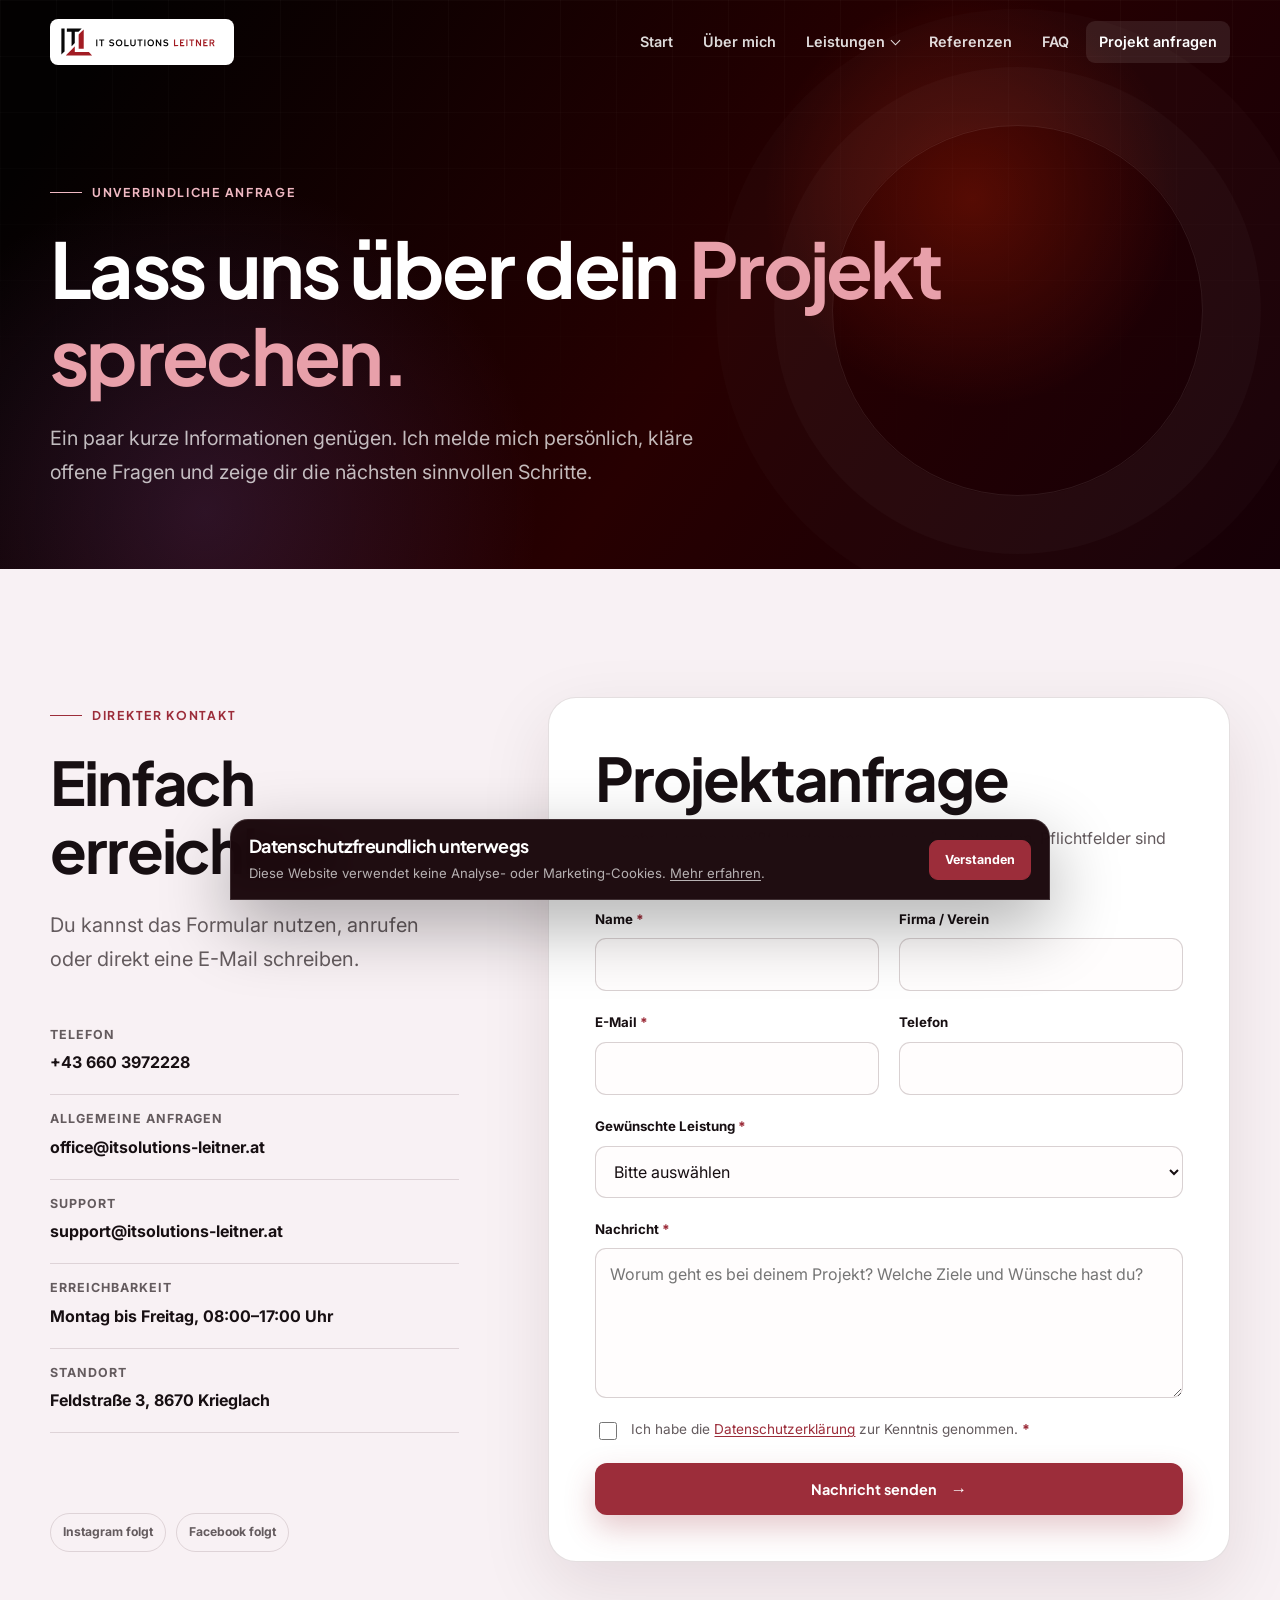
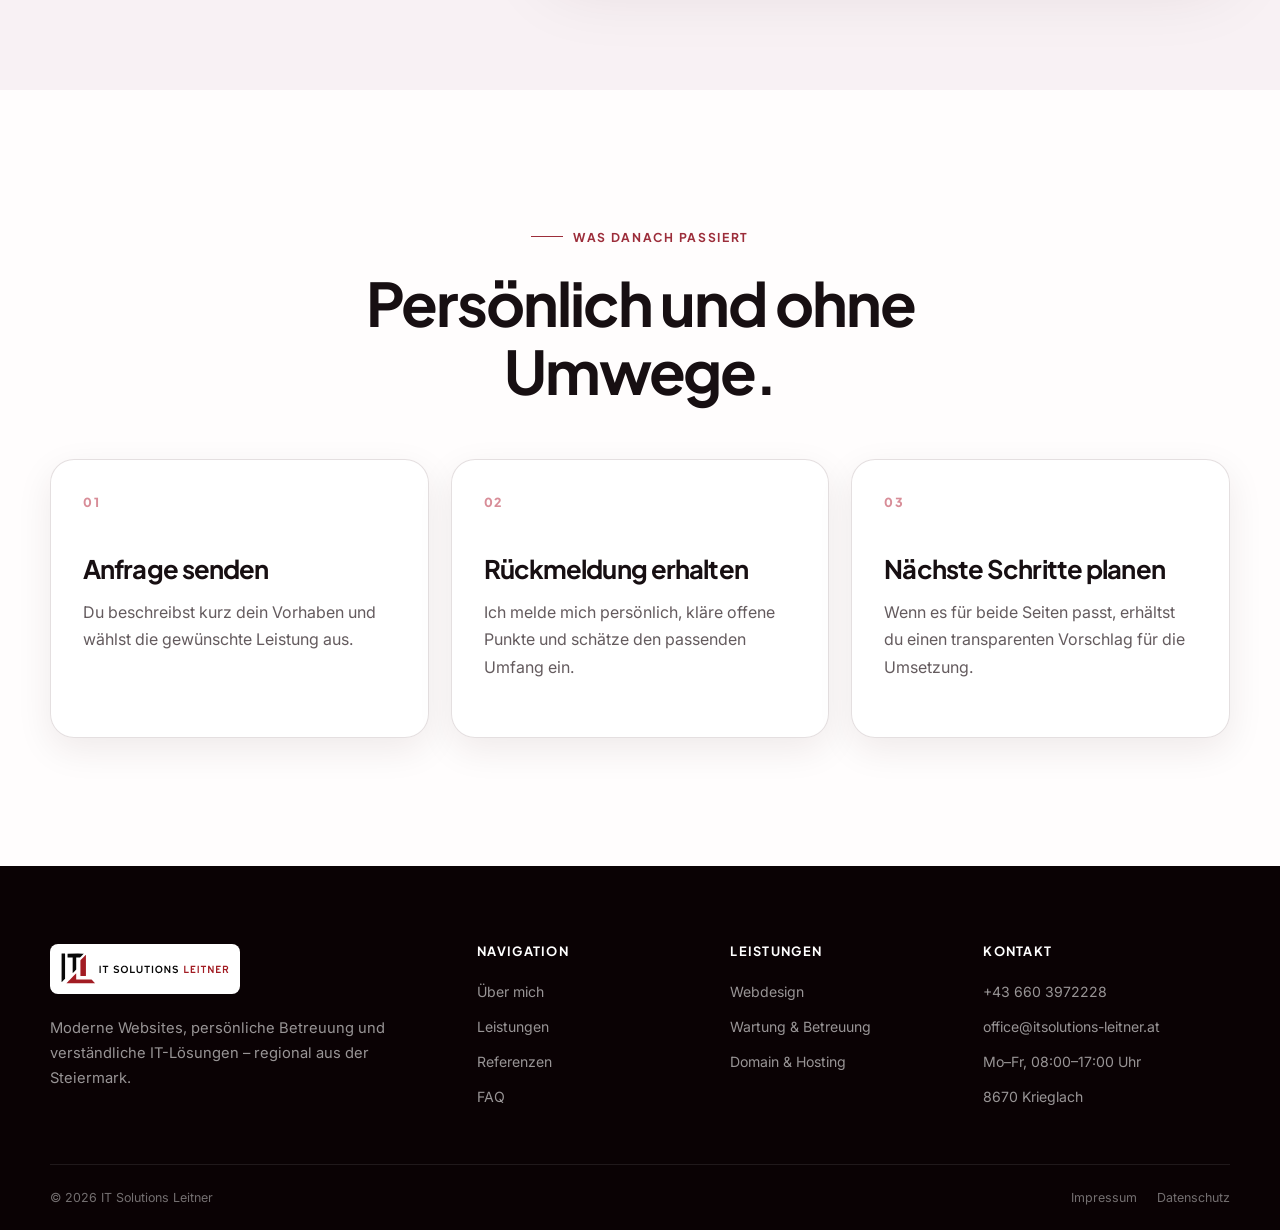
<file: kontakt.html>
<!doctype html>
<html lang="de">
  <head>
    <meta charset="utf-8" />
    <meta name="viewport" content="width=device-width, initial-scale=1" />
    <title>Kontakt & Projektanfrage | IT Solutions Leitner Krieglach</title>
    <meta
      name="description"
      content="Unverbindliche Anfrage für Webdesign, Website-Betreuung, Domain oder Hosting. Persönliche Rückmeldung von IT Solutions Leitner aus Krieglach."
    />
    <link rel="canonical" href="https://itsolutions-leitner.at/kontakt.html" />
    <meta property="og:title" content="Projekt anfragen | IT Solutions Leitner" />
    <meta
      property="og:description"
      content="Erzähl kurz von deinem Vorhaben – du erhältst eine persönliche Rückmeldung."
    />
    <meta property="og:url" content="https://itsolutions-leitner.at/kontakt.html" />
    <meta property="og:type" content="website" />
    <meta name="theme-color" content="#270001" />
    <link rel="icon" href="images/it-solutions-logo.svg" type="image/svg+xml" />
    <link rel="stylesheet" href="css/style.css" />
  </head>
  <body>
    <a class="skip-link" href="#main-content">Direkt zum Inhalt</a>
    <div class="site-shell">
      <header class="site-header">
        <div class="container nav-wrap">
          <a class="brand-logo" href="index.html" aria-label="IT Solutions Leitner – Startseite"
            ><img src="images/it-solutions-logo.svg" alt="IT Solutions Leitner" /></a
          ><button
            class="menu-toggle"
            type="button"
            aria-expanded="false"
            aria-controls="site-navigation"
            aria-label="Menü öffnen"
          >
            <span></span><span></span><span></span>
          </button>
          <nav class="site-nav" id="site-navigation" aria-label="Hauptnavigation">
            <a href="index.html">Start</a><a href="ueber-uns.html">Über mich</a>
            <div class="nav-dropdown">
              <button type="button" aria-expanded="false">
                Leistungen <span class="nav-chevron"></span>
              </button>
              <div class="dropdown-menu">
                <a href="leistungen.html">Alle Leistungen</a><a href="webdesign.html">Webdesign</a
                ><a href="wartung-betreuung.html">Wartung & Betreuung</a
                ><a href="domain-hosting.html">Domain & Hosting</a>
              </div>
            </div>
            <a href="referenzen.html">Referenzen</a><a href="faq.html">FAQ</a
            ><a class="nav-cta" href="kontakt.html" aria-current="page">Projekt anfragen</a>
          </nav>
        </div>
      </header>
      <main id="main-content">
        <section class="subhero">
          <div class="container">
            <nav class="breadcrumb" aria-label="Brotkrümelnavigation">
              <a href="index.html">Start</a><span>/</span><span>Kontakt</span>
            </nav>
            <span class="eyebrow">Unverbindliche Anfrage</span>
            <h1>Lass uns über dein <span class="text-brand">Projekt sprechen.</span></h1>
            <p>
              Ein paar kurze Informationen genügen. Ich melde mich persönlich, kläre offene Fragen und zeige
              dir die nächsten sinnvollen Schritte.
            </p>
          </div>
        </section>
        <section class="section section--warm">
          <div class="container contact-grid">
            <div class="stack reveal">
              <div>
                <span class="eyebrow">Direkter Kontakt</span>
                <h2>Einfach erreichbar.</h2>
              </div>
              <p class="text-lead">
                Du kannst das Formular nutzen, anrufen oder direkt eine E-Mail schreiben.
              </p>
              <ul class="contact-list">
                <li><span>Telefon</span><a href="tel:+436603972228">+43 660 3972228</a></li>
                <li>
                  <span>Allgemeine Anfragen</span
                  ><a href="mailto:office@itsolutions-leitner.at">office@itsolutions-leitner.at</a>
                </li>
                <li>
                  <span>Support</span
                  ><a href="mailto:support@itsolutions-leitner.at">support@itsolutions-leitner.at</a>
                </li>
                <li><span>Erreichbarkeit</span><strong>Montag bis Freitag, 08:00–17:00 Uhr</strong></li>
                <li><span>Standort</span><strong>Feldstraße 3, 8670 Krieglach</strong></li>
              </ul>
              <div class="social-placeholder" aria-label="Social Media in Vorbereitung">
                <span>Instagram folgt</span><span>Facebook folgt</span>
              </div>
            </div>
            <form
              class="contact-form reveal"
              action="https://formspree.io/f/xeeyjroa"
              method="post"
              data-contact-form
            >
              <h2>Projektanfrage</h2>
              <p class="form-intro">
                Je mehr du schon weißt, desto genauer kann ich antworten. Pflichtfelder sind mit
                <span class="required-mark">*</span>
                gekennzeichnet.
              </p>
              <div class="form-grid">
                <div class="field">
                  <label for="name">Name <span class="required-mark">*</span></label
                  ><input id="name" name="name" type="text" autocomplete="name" required />
                </div>
                <div class="field">
                  <label for="company">Firma / Verein</label
                  ><input id="company" name="firma_verein" type="text" autocomplete="organization" />
                </div>
                <div class="field">
                  <label for="email">E-Mail <span class="required-mark">*</span></label
                  ><input id="email" name="email" type="email" autocomplete="email" required />
                </div>
                <div class="field">
                  <label for="phone">Telefon</label
                  ><input id="phone" name="telefon" type="tel" autocomplete="tel" />
                </div>
                <div class="field field--full">
                  <label for="service">Gewünschte Leistung <span class="required-mark">*</span></label
                  ><select id="service" name="leistung" required>
                    <option value="">Bitte auswählen</option>
                    <option value="Webdesign">Webdesign</option>
                    <option value="Starter">Webdesign Starter</option>
                    <option value="Standard">Webdesign Standard</option>
                    <option value="Premium">Webdesign Premium</option>
                    <option value="Wartung">Wartung & Betreuung</option>
                    <option value="Basis-Betreuung">Betreuung Basis</option>
                    <option value="Komfort-Betreuung">Betreuung Komfort</option>
                    <option value="Rundum-Sorglos">Betreuung Rundum-Sorglos</option>
                    <option value="Domain-Hosting">Domain & Hosting</option>
                    <option value="Sonstiges">Sonstiges / Beratung</option>
                  </select>
                </div>
                <div class="field field--full">
                  <label for="message">Nachricht <span class="required-mark">*</span></label
                  ><textarea
                    id="message"
                    name="nachricht"
                    placeholder="Worum geht es bei deinem Projekt? Welche Ziele und Wünsche hast du?"
                    required
                  ></textarea>
                </div>
                <label class="checkbox-field"
                  ><input type="checkbox" required /><span
                    >Ich habe die <a href="datenschutz.html" target="_blank">Datenschutzerklärung</a> zur
                    Kenntnis genommen.
                    <span class="required-mark">*</span></span
                  ></label
                ><input
                  type="hidden"
                  name="_subject"
                  value="Neue Website-Anfrage über itsolutions-leitner.at"
                />
                <div
                  class="form-status"
                  data-form-status
                  tabindex="-1"
                  role="status"
                  aria-live="polite"
                ></div>
                <div class="field field--full">
                  <button class="button button--primary" type="submit">Nachricht senden</button>
                </div>
              </div>
            </form>
          </div>
        </section>
        <section class="section">
          <div class="container">
            <div class="section-heading centered reveal">
              <span class="eyebrow">Was danach passiert</span>
              <h2>Persönlich und ohne Umwege.</h2>
            </div>
            <div class="process-grid">
              <article class="process-card reveal">
                <h3>Anfrage senden</h3>
                <p>Du beschreibst kurz dein Vorhaben und wählst die gewünschte Leistung aus.</p>
              </article>
              <article class="process-card reveal">
                <h3>Rückmeldung erhalten</h3>
                <p>Ich melde mich persönlich, kläre offene Punkte und schätze den passenden Umfang ein.</p>
              </article>
              <article class="process-card reveal">
                <h3>Nächste Schritte planen</h3>
                <p>
                  Wenn es für beide Seiten passt, erhältst du einen transparenten Vorschlag für die Umsetzung.
                </p>
              </article>
            </div>
          </div>
        </section>
      </main>
      <footer class="site-footer">
        <div class="container footer-main">
          <div class="footer-brand">
            <a href="index.html"><img src="images/it-solutions-logo.svg" alt="IT Solutions Leitner" /></a>
            <p>
              Moderne Websites, persönliche Betreuung und verständliche IT-Lösungen – regional aus der
              Steiermark.
            </p>
          </div>
          <div class="footer-column">
            <h2>Navigation</h2>
            <ul>
              <li><a href="ueber-uns.html">Über mich</a></li>
              <li><a href="leistungen.html">Leistungen</a></li>
              <li><a href="referenzen.html">Referenzen</a></li>
              <li><a href="faq.html">FAQ</a></li>
            </ul>
          </div>
          <div class="footer-column">
            <h2>Leistungen</h2>
            <ul>
              <li><a href="webdesign.html">Webdesign</a></li>
              <li><a href="wartung-betreuung.html">Wartung & Betreuung</a></li>
              <li><a href="domain-hosting.html">Domain & Hosting</a></li>
            </ul>
          </div>
          <div class="footer-column">
            <h2>Kontakt</h2>
            <ul>
              <li><a href="tel:+436603972228">+43 660 3972228</a></li>
              <li><a href="mailto:office@itsolutions-leitner.at">office@itsolutions-leitner.at</a></li>
              <li>Mo–Fr, 08:00–17:00 Uhr</li>
              <li>8670 Krieglach</li>
            </ul>
          </div>
        </div>
        <div class="container footer-bottom">
          <span>© <span data-current-year>2026</span> IT Solutions Leitner</span>
          <div class="footer-legal">
            <a href="impressum.html">Impressum</a><a href="datenschutz.html">Datenschutz</a>
          </div>
        </div>
      </footer>
    </div>
    <aside class="cookie-banner" aria-label="Datenschutz-Hinweis">
      <h2>Datenschutzfreundlich unterwegs</h2>
      <p>
        Diese Website verwendet keine Analyse- oder Marketing-Cookies.
        <a href="datenschutz.html">Mehr erfahren</a>.
      </p>
      <div class="cookie-actions">
        <button class="accept" type="button" data-cookie-accept>Verstanden</button>
      </div>
    </aside>
    <script src="js/script.js" defer></script>
  </body>
</html>
</file>
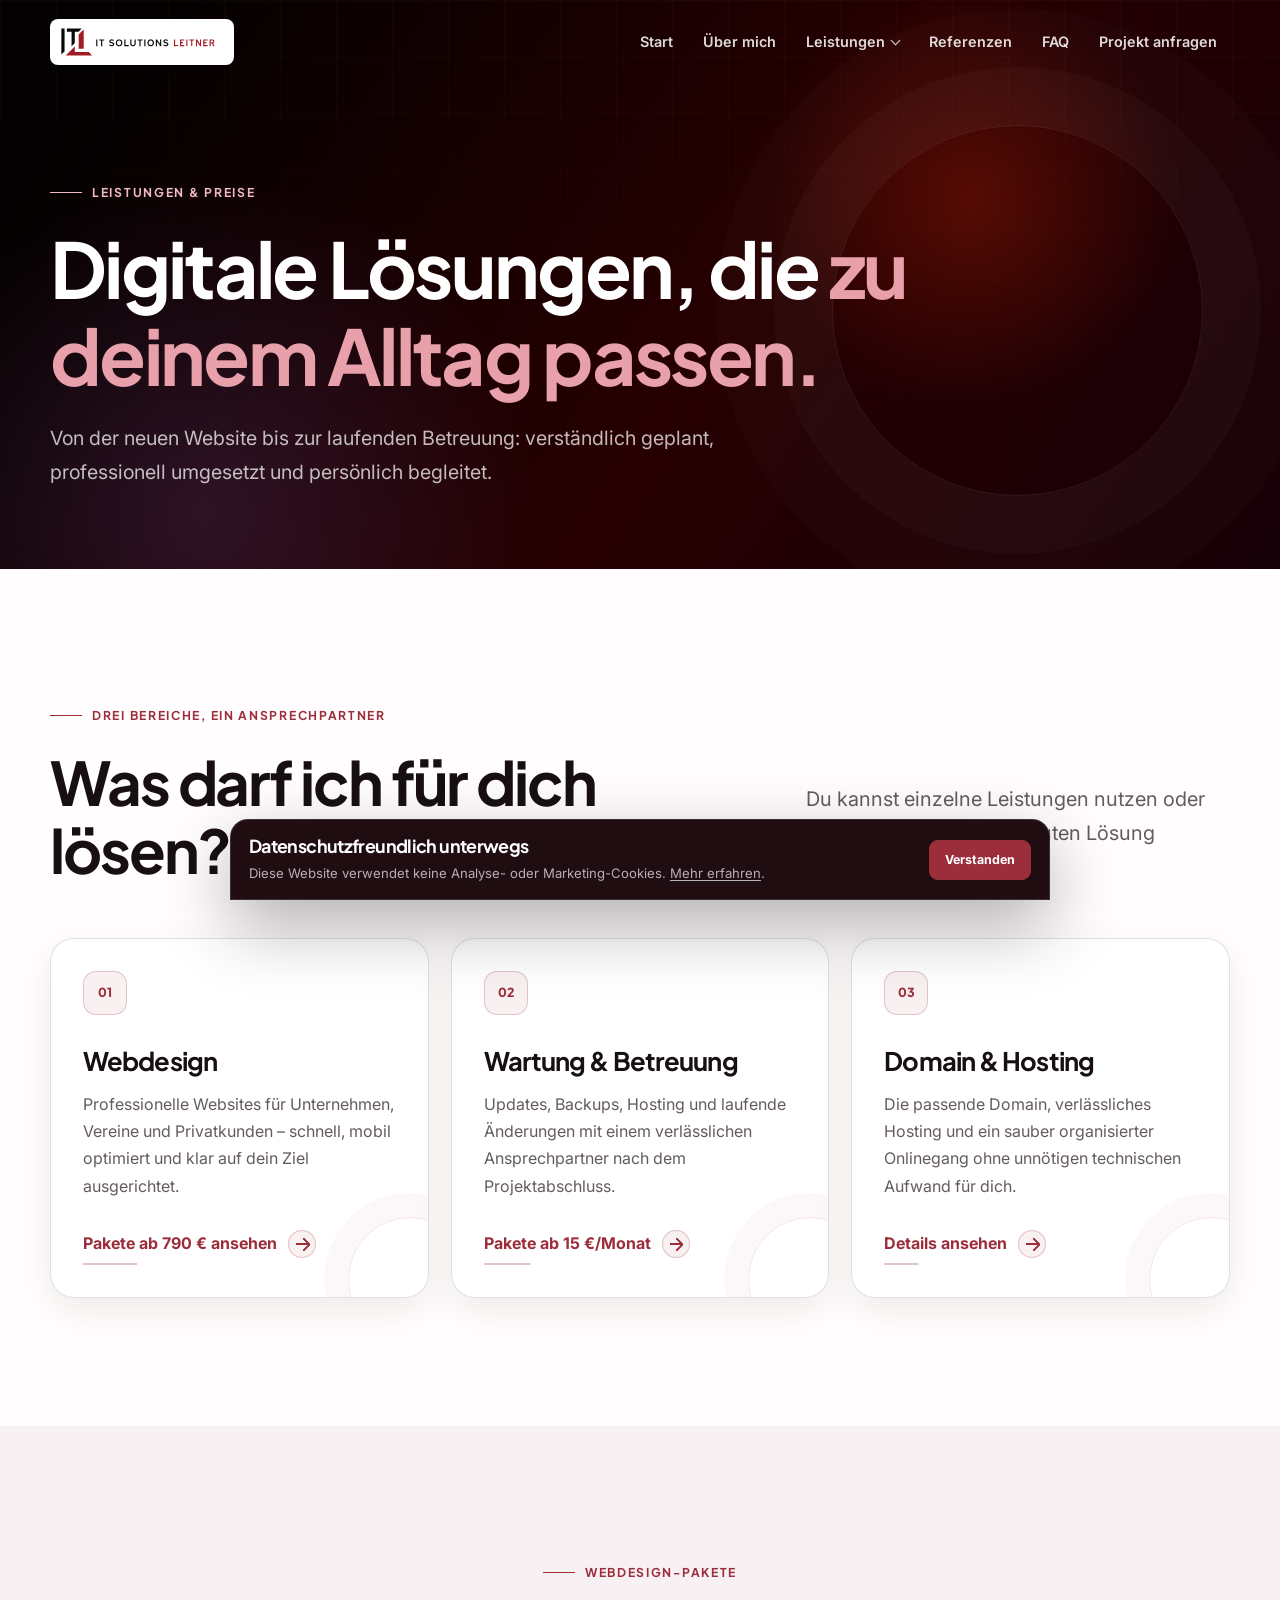
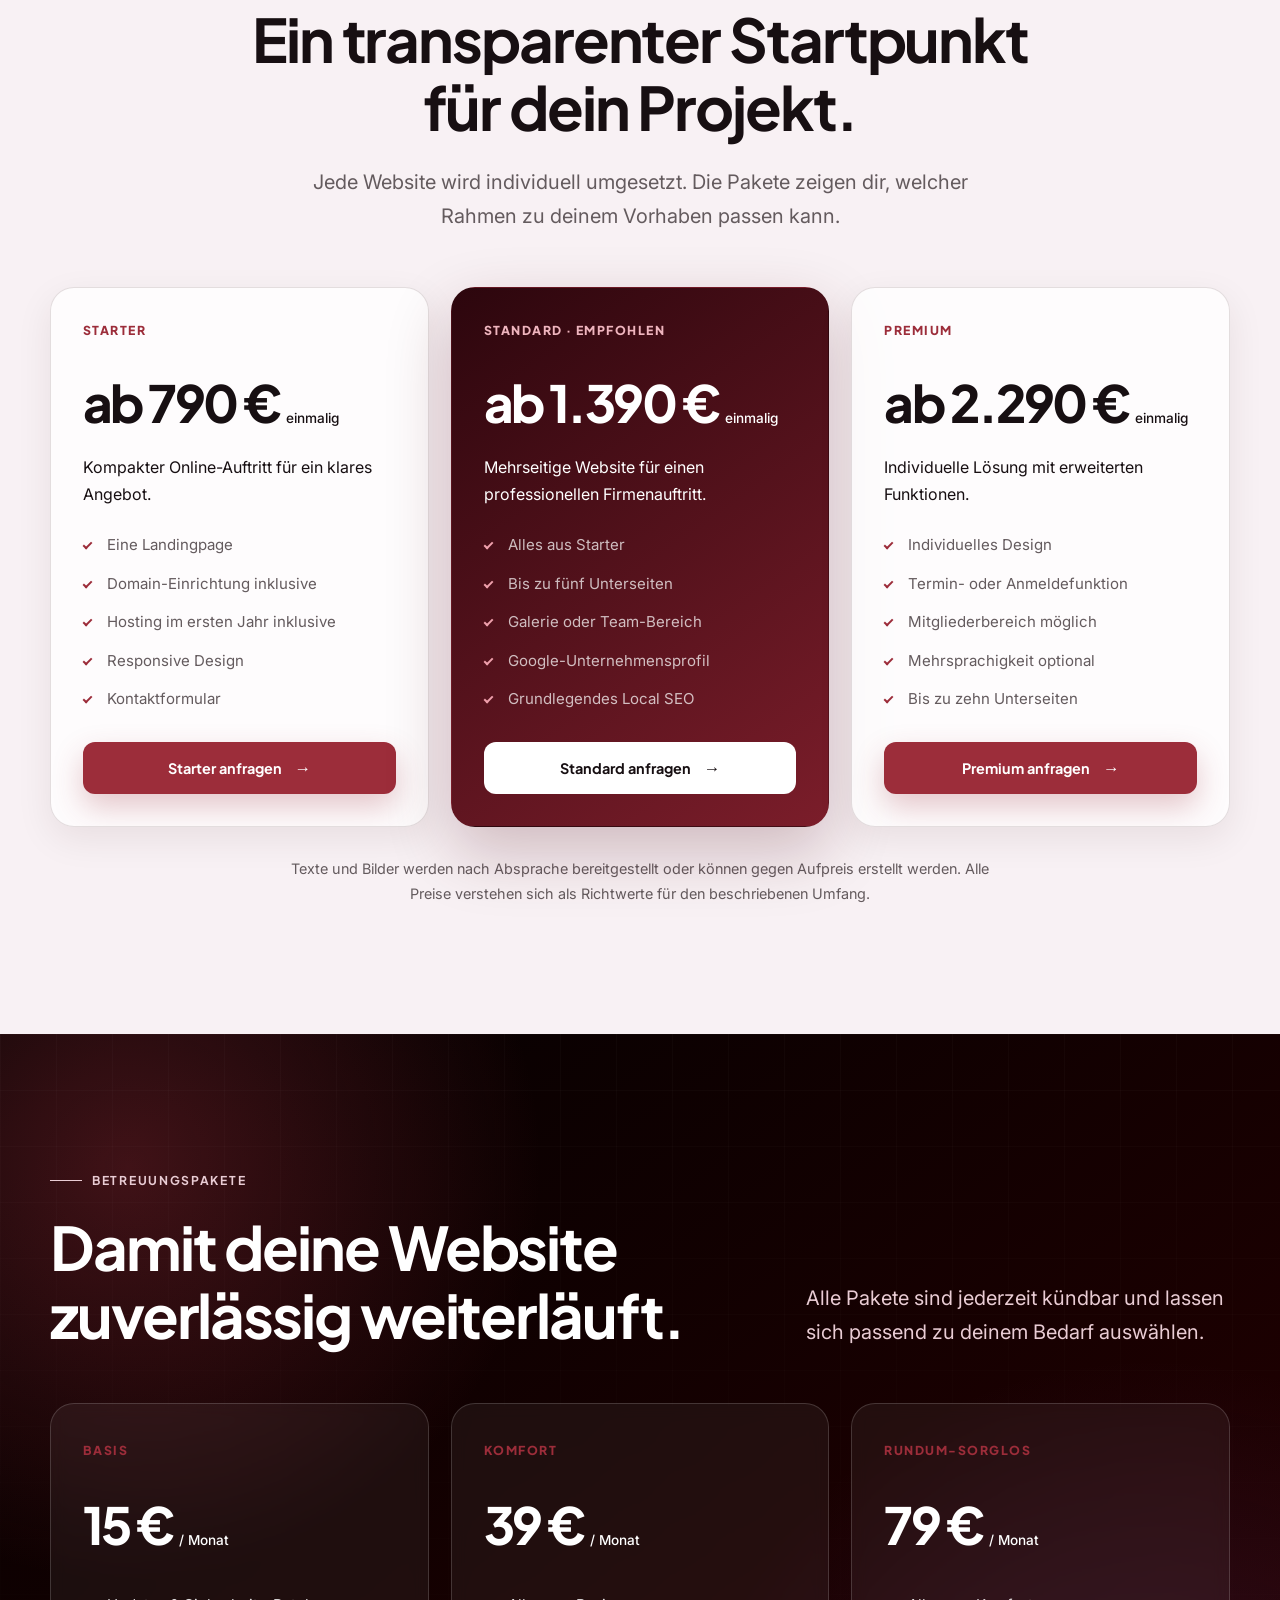
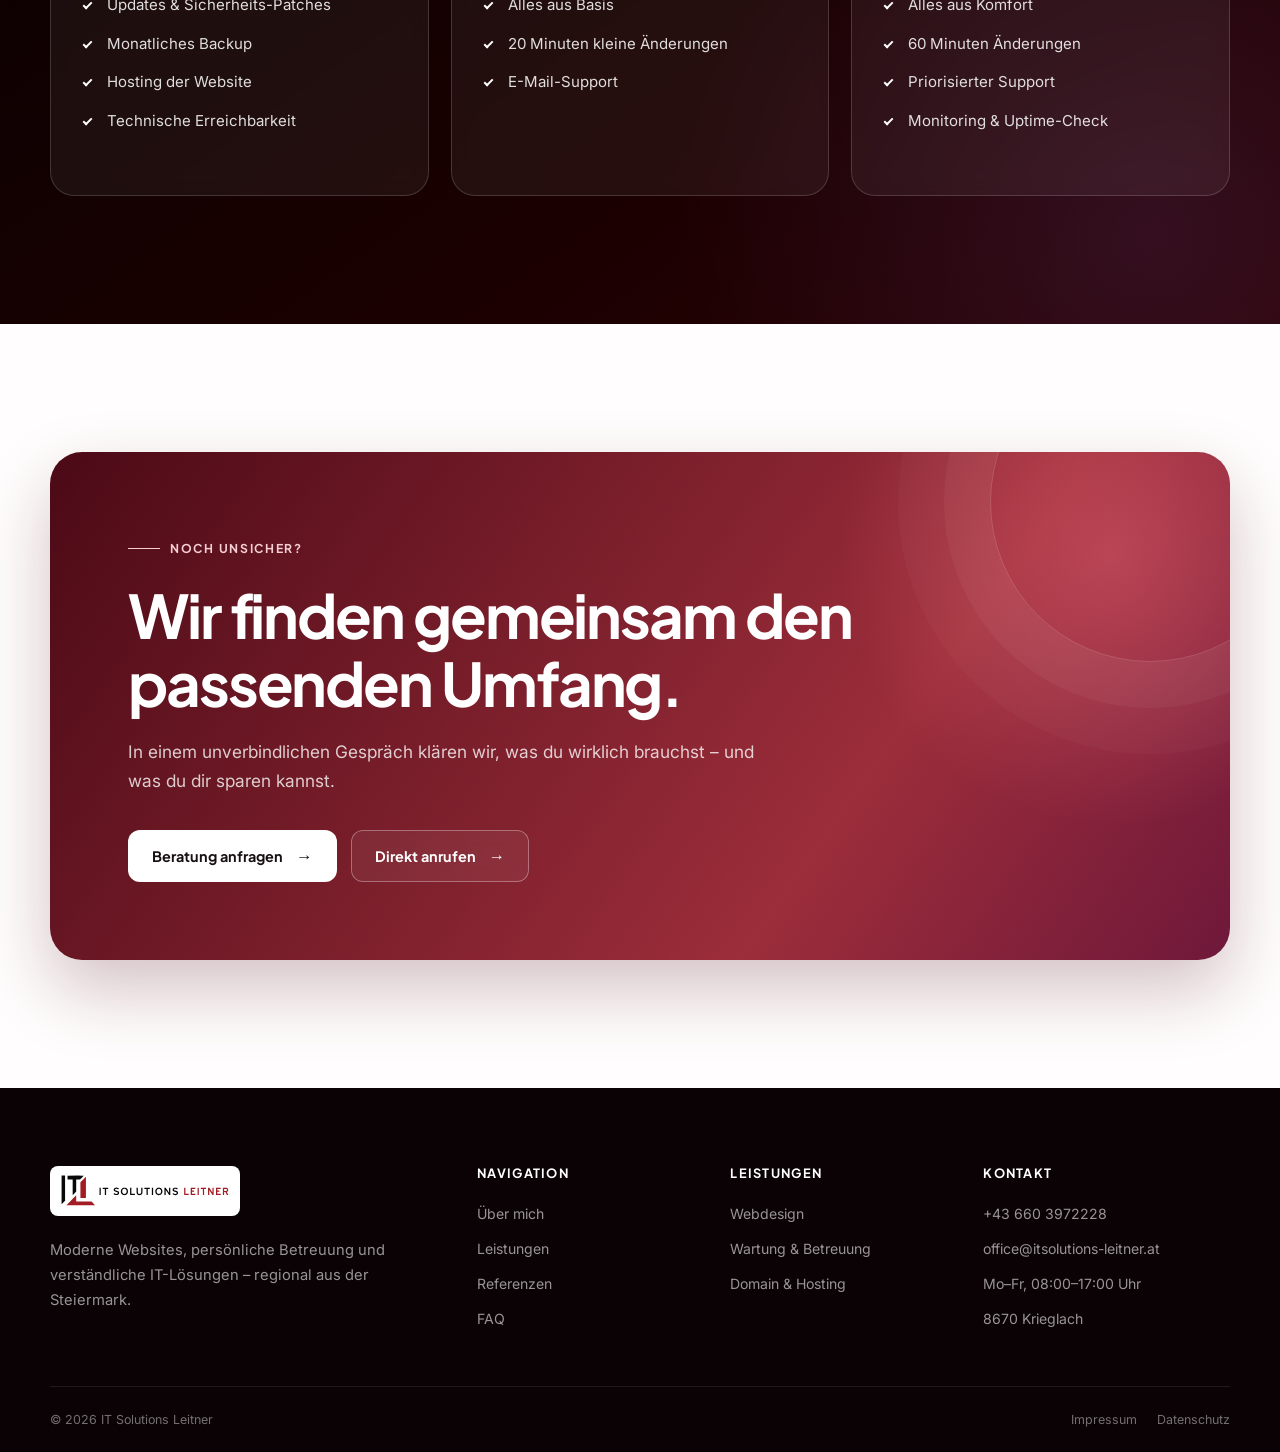
<file: leistungen.html>
<!doctype html>
<html lang="de">
  <head>
    <meta charset="utf-8" />
    <meta name="viewport" content="width=device-width, initial-scale=1" />
    <title>Webdesign, Wartung & Hosting | IT Solutions Leitner</title>
    <meta
      name="description"
      content="Webdesign ab 790 €, Wartung und laufende Betreuung sowie Domain und Hosting – persönlich betreut aus Krieglach, Steiermark."
    />
    <link rel="canonical" href="https://itsolutions-leitner.at/leistungen.html" />
    <meta property="og:title" content="Leistungen von IT Solutions Leitner" />
    <meta
      property="og:description"
      content="Webdesign, Wartung, Betreuung, Domain und Hosting aus einer Hand."
    />
    <meta property="og:url" content="https://itsolutions-leitner.at/leistungen.html" />
    <meta property="og:type" content="website" />
    <meta name="theme-color" content="#270001" />
    <link rel="icon" href="images/it-solutions-logo.svg" type="image/svg+xml" />
    <link rel="stylesheet" href="css/style.css" />
  </head>
  <body>
    <a class="skip-link" href="#main-content">Direkt zum Inhalt</a>
    <div class="site-shell">
      <header class="site-header">
        <div class="container nav-wrap">
          <a class="brand-logo" href="index.html" aria-label="IT Solutions Leitner – Startseite"
            ><img src="images/it-solutions-logo.svg" alt="IT Solutions Leitner" /></a
          ><button
            class="menu-toggle"
            type="button"
            aria-expanded="false"
            aria-controls="site-navigation"
            aria-label="Menü öffnen"
          >
            <span></span><span></span><span></span>
          </button>
          <nav class="site-nav" id="site-navigation" aria-label="Hauptnavigation">
            <a href="index.html">Start</a><a href="ueber-uns.html">Über mich</a>
            <div class="nav-dropdown">
              <button type="button" aria-expanded="false">
                Leistungen <span class="nav-chevron"></span>
              </button>
              <div class="dropdown-menu">
                <a href="leistungen.html" aria-current="page">Alle Leistungen</a
                ><a href="webdesign.html">Webdesign</a><a href="wartung-betreuung.html">Wartung & Betreuung</a
                ><a href="domain-hosting.html">Domain & Hosting</a>
              </div>
            </div>
            <a href="referenzen.html">Referenzen</a><a href="faq.html">FAQ</a
            ><a class="nav-cta" href="kontakt.html">Projekt anfragen</a>
          </nav>
        </div>
      </header>
      <main id="main-content">
        <section class="subhero">
          <div class="container">
            <nav class="breadcrumb" aria-label="Brotkrümelnavigation">
              <a href="index.html">Start</a><span>/</span><span>Leistungen</span>
            </nav>
            <span class="eyebrow">Leistungen & Preise</span>
            <h1>Digitale Lösungen, die <span class="text-brand">zu deinem Alltag passen.</span></h1>
            <p>
              Von der neuen Website bis zur laufenden Betreuung: verständlich geplant, professionell umgesetzt
              und persönlich begleitet.
            </p>
          </div>
        </section>
        <section class="section">
          <div class="container">
            <div class="section-heading reveal">
              <div>
                <span class="eyebrow">Drei Bereiche, ein Ansprechpartner</span>
                <h2>Was darf ich für dich lösen?</h2>
              </div>
              <p class="text-lead">
                Du kannst einzelne Leistungen nutzen oder sie zu einer rundum betreuten Lösung verbinden.
              </p>
            </div>
            <div class="service-grid">
              <article class="service-card reveal">
                <span class="card-index">01</span>
                <h3>Webdesign</h3>
                <p>
                  Professionelle Websites für Unternehmen, Vereine und Privatkunden – schnell, mobil optimiert
                  und klar auf dein Ziel ausgerichtet.
                </p>
                <a class="text-link" href="webdesign.html">Pakete ab 790 € ansehen</a>
              </article>
              <article class="service-card reveal">
                <span class="card-index">02</span>
                <h3>Wartung & Betreuung</h3>
                <p>
                  Updates, Backups, Hosting und laufende Änderungen mit einem verlässlichen Ansprechpartner
                  nach dem Projektabschluss.
                </p>
                <a class="text-link" href="wartung-betreuung.html">Pakete ab 15 €/Monat</a>
              </article>
              <article class="service-card reveal">
                <span class="card-index">03</span>
                <h3>Domain & Hosting</h3>
                <p>
                  Die passende Domain, verlässliches Hosting und ein sauber organisierter Onlinegang ohne
                  unnötigen technischen Aufwand für dich.
                </p>
                <a class="text-link" href="domain-hosting.html">Details ansehen</a>
              </article>
            </div>
          </div>
        </section>
        <section class="section section--warm">
          <div class="container">
            <div class="section-heading centered reveal">
              <span class="eyebrow">Webdesign-Pakete</span>
              <h2>Ein transparenter Startpunkt für dein Projekt.</h2>
              <p class="text-lead">
                Jede Website wird individuell umgesetzt. Die Pakete zeigen dir, welcher Rahmen zu deinem
                Vorhaben passen kann.
              </p>
            </div>
            <div class="pricing-grid">
              <article class="price-card reveal">
                <span class="price-label">Starter</span>
                <div class="price">ab 790 € <small>einmalig</small></div>
                <p>Kompakter Online-Auftritt für ein klares Angebot.</p>
                <ul class="feature-list">
                  <li>Eine Landingpage</li>
                  <li>Domain-Einrichtung inklusive</li>
                  <li>Hosting im ersten Jahr inklusive</li>
                  <li>Responsive Design</li>
                  <li>Kontaktformular</li>
                </ul>
                <a class="button button--primary" href="kontakt.html?leistung=Starter">Starter anfragen</a>
              </article>
              <article class="price-card is-featured reveal">
                <span class="price-label">Standard · empfohlen</span>
                <div class="price">ab 1.390 € <small>einmalig</small></div>
                <p>Mehrseitige Website für einen professionellen Firmenauftritt.</p>
                <ul class="feature-list">
                  <li>Alles aus Starter</li>
                  <li>Bis zu fünf Unterseiten</li>
                  <li>Galerie oder Team-Bereich</li>
                  <li>Google-Unternehmensprofil</li>
                  <li>Grundlegendes Local SEO</li>
                </ul>
                <a class="button button--light" href="kontakt.html?leistung=Standard">Standard anfragen</a>
              </article>
              <article class="price-card reveal">
                <span class="price-label">Premium</span>
                <div class="price">ab 2.290 € <small>einmalig</small></div>
                <p>Individuelle Lösung mit erweiterten Funktionen.</p>
                <ul class="feature-list">
                  <li>Individuelles Design</li>
                  <li>Termin- oder Anmeldefunktion</li>
                  <li>Mitgliederbereich möglich</li>
                  <li>Mehrsprachigkeit optional</li>
                  <li>Bis zu zehn Unterseiten</li>
                </ul>
                <a class="button button--primary" href="kontakt.html?leistung=Premium">Premium anfragen</a>
              </article>
            </div>
            <p class="text-lead price-note">
              Texte und Bilder werden nach Absprache bereitgestellt oder können gegen Aufpreis erstellt
              werden. Alle Preise verstehen sich als Richtwerte für den beschriebenen Umfang.
            </p>
          </div>
        </section>
        <section class="section section--dark">
          <div class="container">
            <div class="section-heading reveal">
              <div>
                <span class="eyebrow">Betreuungspakete</span>
                <h2>Damit deine Website zuverlässig weiterläuft.</h2>
              </div>
              <p class="text-lead">
                Alle Pakete sind jederzeit kündbar und lassen sich passend zu deinem Bedarf auswählen.
              </p>
            </div>
            <div class="pricing-grid">
              <article class="value-card reveal">
                <span class="price-label">Basis</span>
                <div class="price">15 € <small>/ Monat</small></div>
                <ul class="check-list">
                  <li>Updates & Sicherheits-Patches</li>
                  <li>Monatliches Backup</li>
                  <li>Hosting der Website</li>
                  <li>Technische Erreichbarkeit</li>
                </ul>
              </article>
              <article class="value-card reveal">
                <span class="price-label">Komfort</span>
                <div class="price">39 € <small>/ Monat</small></div>
                <ul class="check-list">
                  <li>Alles aus Basis</li>
                  <li>20 Minuten kleine Änderungen</li>
                  <li>E-Mail-Support</li>
                </ul>
              </article>
              <article class="value-card reveal">
                <span class="price-label">Rundum-Sorglos</span>
                <div class="price">79 € <small>/ Monat</small></div>
                <ul class="check-list">
                  <li>Alles aus Komfort</li>
                  <li>60 Minuten Änderungen</li>
                  <li>Priorisierter Support</li>
                  <li>Monitoring & Uptime-Check</li>
                </ul>
              </article>
            </div>
          </div>
        </section>
        <section class="section">
          <div class="container">
            <div class="cta-band reveal">
              <span class="eyebrow light-eyebrow">Noch unsicher?</span>
              <h2>Wir finden gemeinsam den passenden Umfang.</h2>
              <p>
                In einem unverbindlichen Gespräch klären wir, was du wirklich brauchst – und was du dir sparen
                kannst.
              </p>
              <div class="button-row">
                <a class="button button--light" href="kontakt.html">Beratung anfragen</a
                ><a class="button button--outline" href="tel:+436603972228">Direkt anrufen</a>
              </div>
            </div>
          </div>
        </section>
      </main>
      <footer class="site-footer">
        <div class="container footer-main">
          <div class="footer-brand">
            <a href="index.html"><img src="images/it-solutions-logo.svg" alt="IT Solutions Leitner" /></a>
            <p>
              Moderne Websites, persönliche Betreuung und verständliche IT-Lösungen – regional aus der
              Steiermark.
            </p>
          </div>
          <div class="footer-column">
            <h2>Navigation</h2>
            <ul>
              <li><a href="ueber-uns.html">Über mich</a></li>
              <li><a href="leistungen.html">Leistungen</a></li>
              <li><a href="referenzen.html">Referenzen</a></li>
              <li><a href="faq.html">FAQ</a></li>
            </ul>
          </div>
          <div class="footer-column">
            <h2>Leistungen</h2>
            <ul>
              <li><a href="webdesign.html">Webdesign</a></li>
              <li><a href="wartung-betreuung.html">Wartung & Betreuung</a></li>
              <li><a href="domain-hosting.html">Domain & Hosting</a></li>
            </ul>
          </div>
          <div class="footer-column">
            <h2>Kontakt</h2>
            <ul>
              <li><a href="tel:+436603972228">+43 660 3972228</a></li>
              <li><a href="mailto:office@itsolutions-leitner.at">office@itsolutions-leitner.at</a></li>
              <li>Mo–Fr, 08:00–17:00 Uhr</li>
              <li>8670 Krieglach</li>
            </ul>
          </div>
        </div>
        <div class="container footer-bottom">
          <span>© <span data-current-year>2026</span> IT Solutions Leitner</span>
          <div class="footer-legal">
            <a href="impressum.html">Impressum</a><a href="datenschutz.html">Datenschutz</a>
          </div>
        </div>
      </footer>
    </div>
    <aside class="cookie-banner" aria-label="Datenschutz-Hinweis">
      <h2>Datenschutzfreundlich unterwegs</h2>
      <p>
        Diese Website verwendet keine Analyse- oder Marketing-Cookies.
        <a href="datenschutz.html">Mehr erfahren</a>.
      </p>
      <div class="cookie-actions">
        <button class="accept" type="button" data-cookie-accept>Verstanden</button>
      </div>
    </aside>
    <script src="js/script.js" defer></script>
  </body>
</html>
</file>
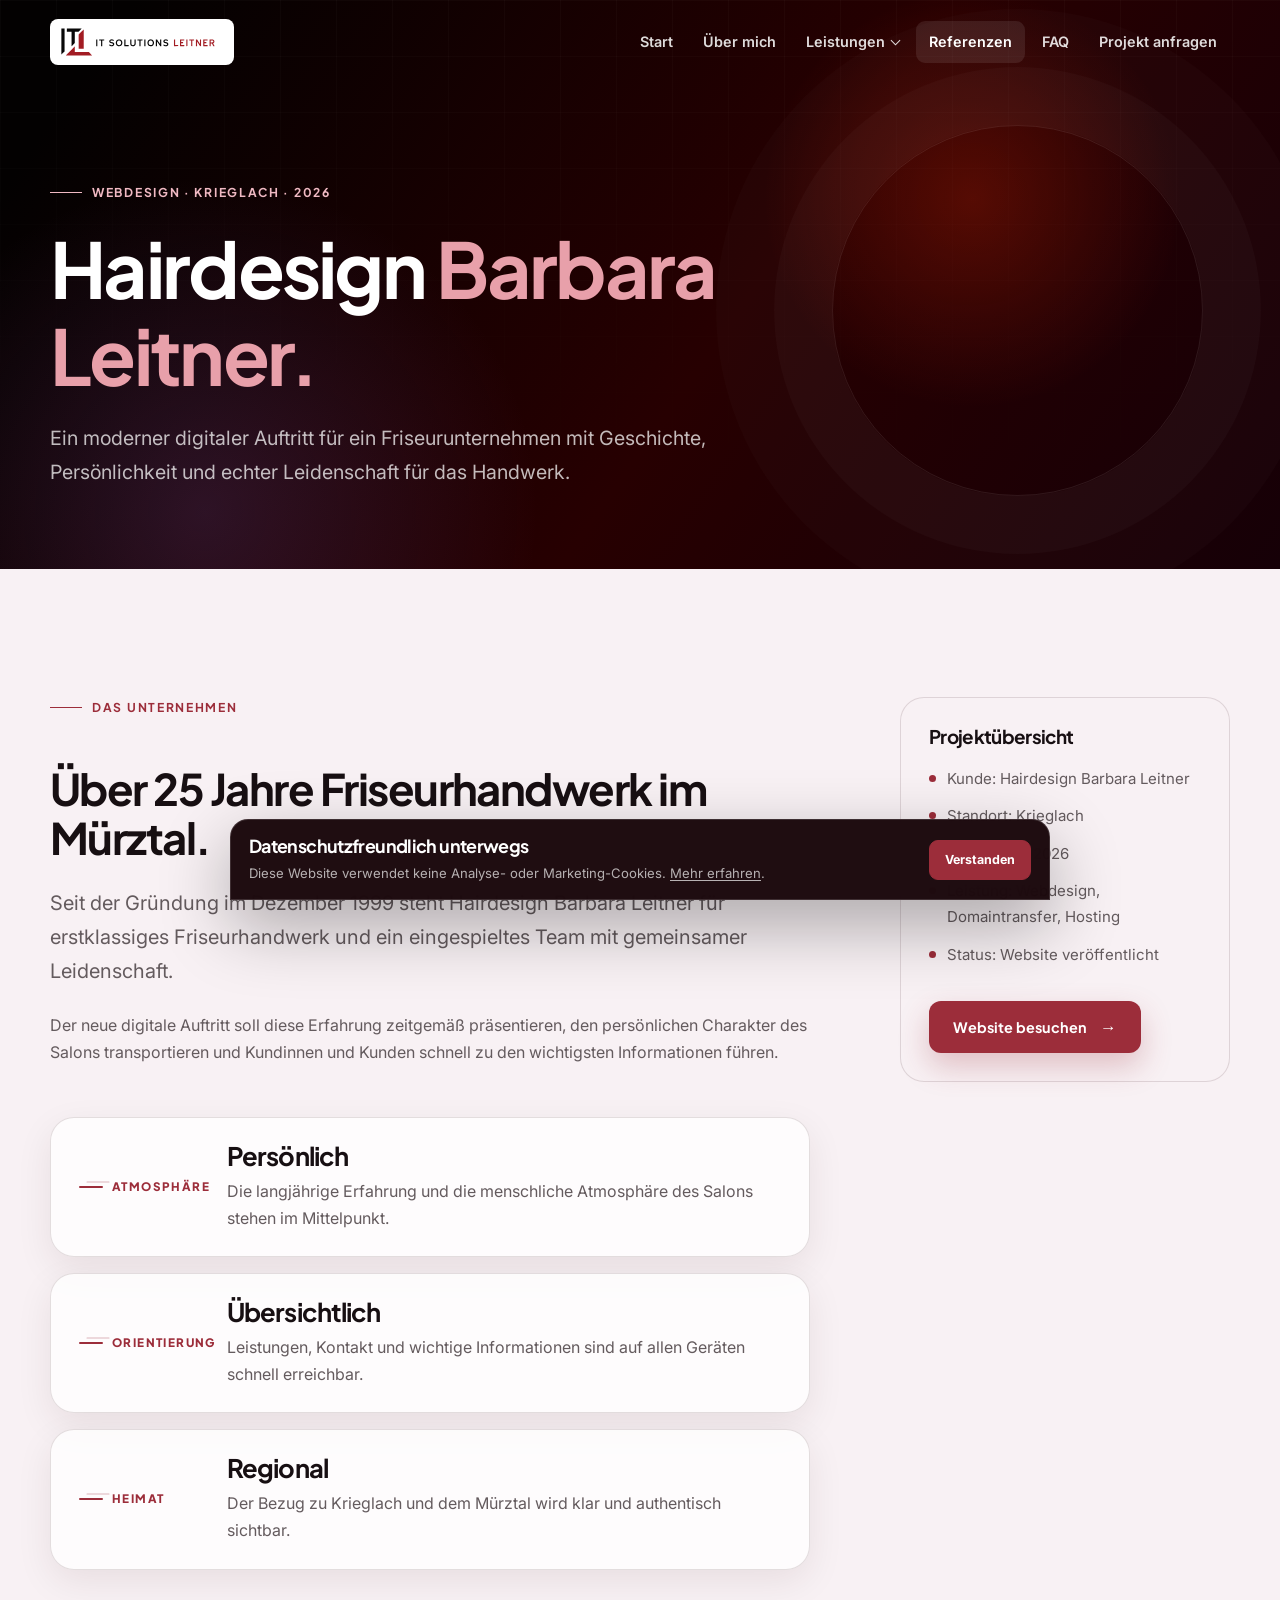
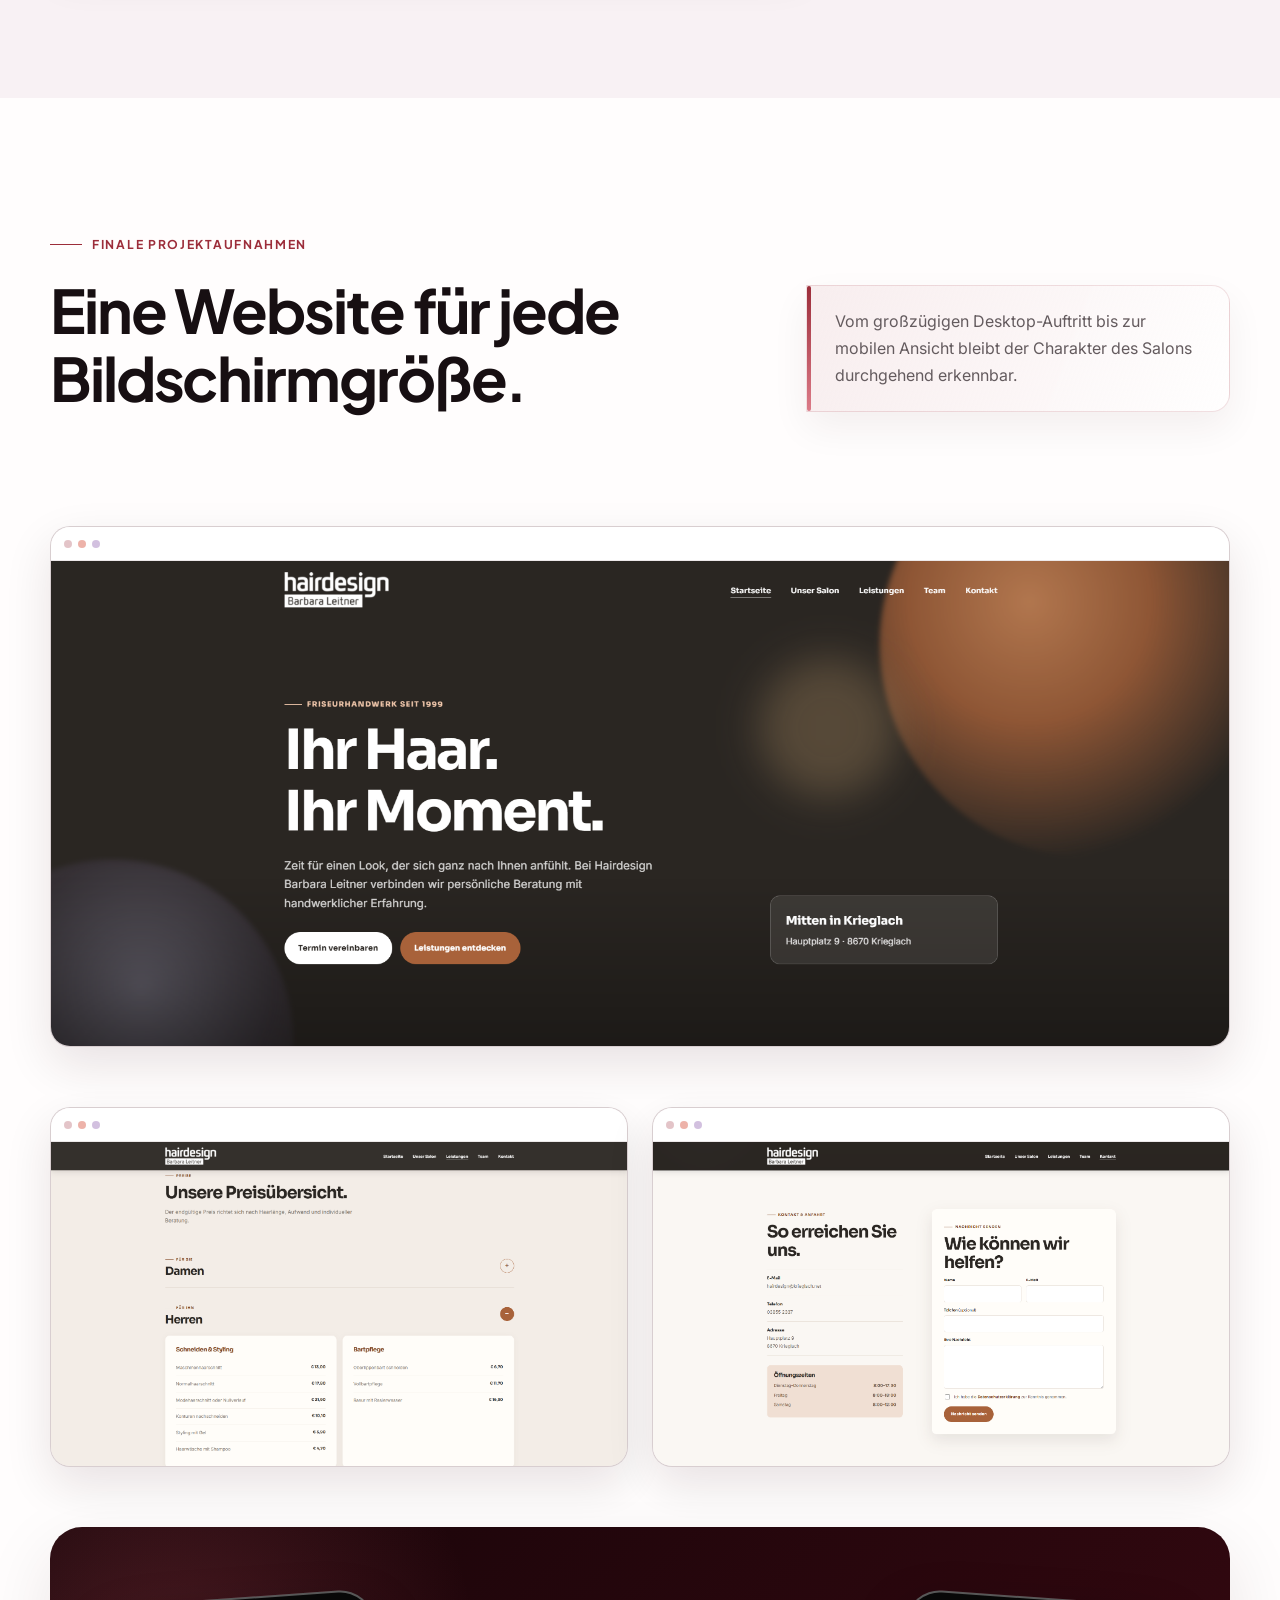
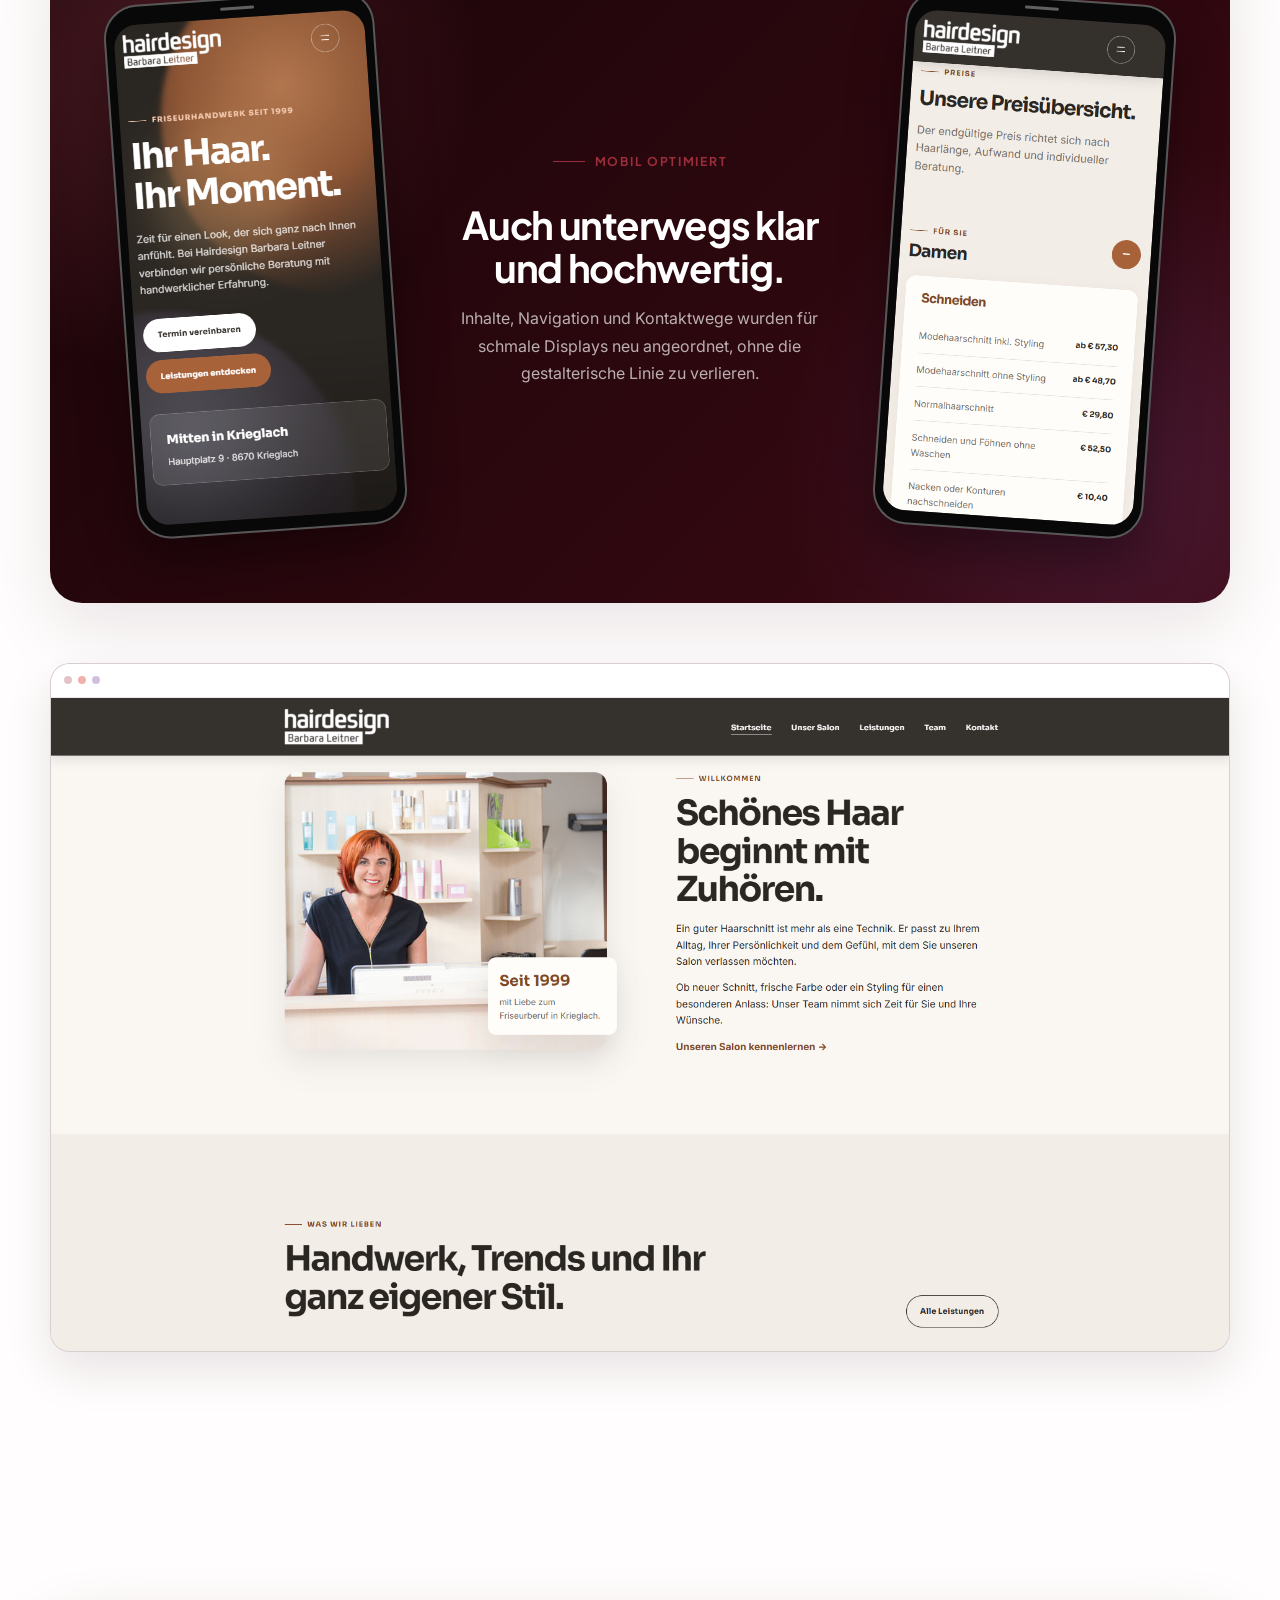
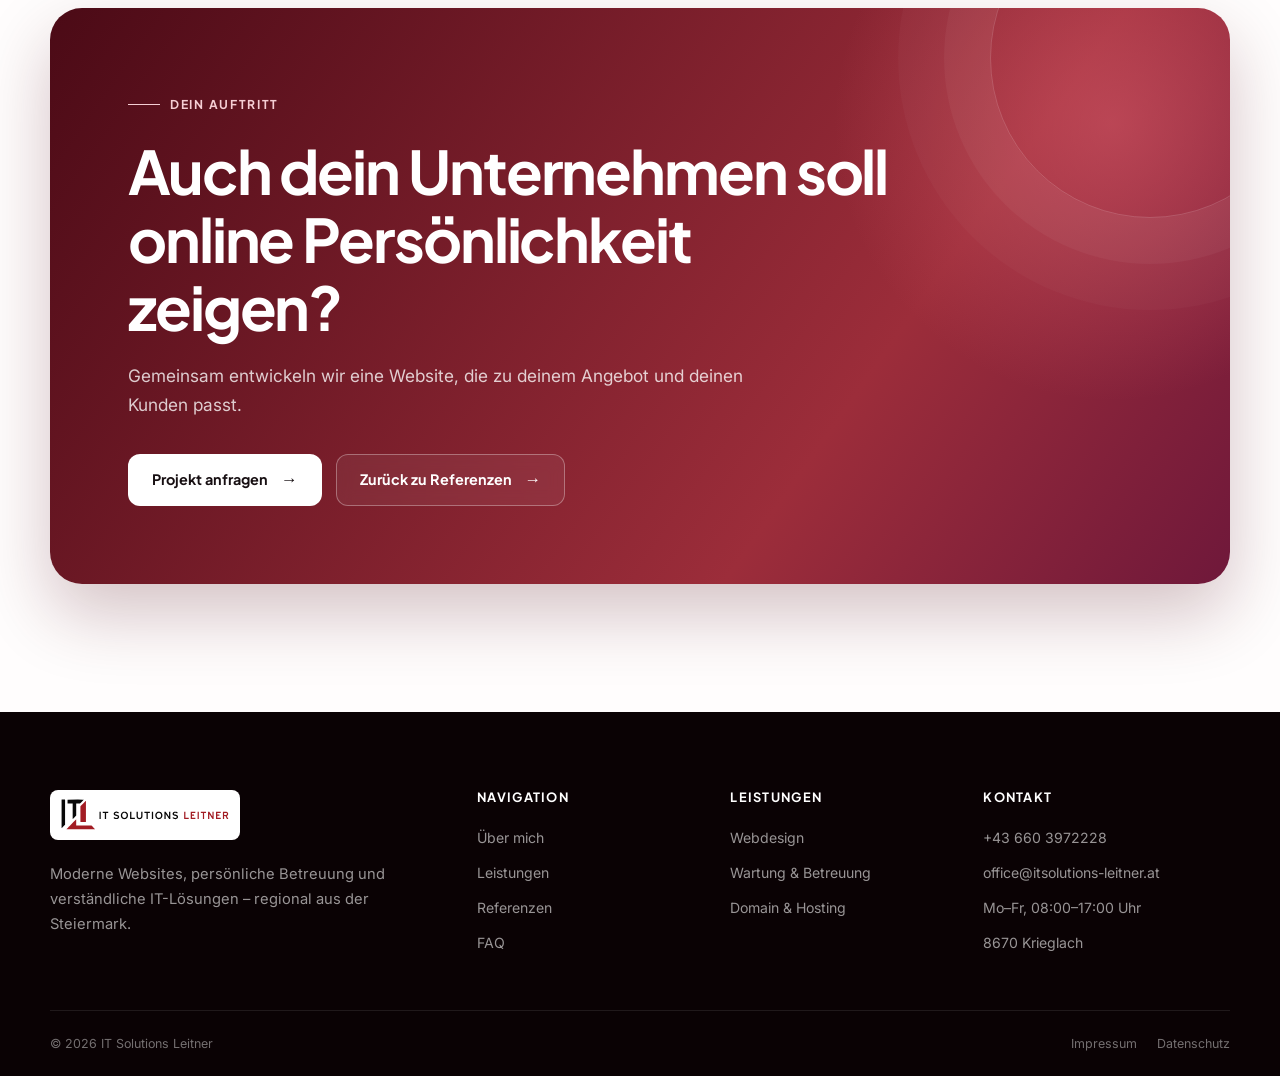
<file: referenz-hairdesign-leitner.html>
<!doctype html>
<html lang="de">
  <head>
    <meta charset="utf-8" />
    <meta name="viewport" content="width=device-width, initial-scale=1" />
    <title>Hairdesign Barbara Leitner – Webdesign Referenz</title>
    <meta
      name="description"
      content="Webdesign-Projekt für Hairdesign Barbara Leitner in Krieglach: ein persönlicher und moderner Auftritt für Friseurhandwerk im Mürztal."
    />
    <link rel="canonical" href="https://itsolutions-leitner.at/referenz-hairdesign-leitner.html" />
    <meta property="og:title" content="Referenz: Hairdesign Barbara Leitner" />
    <meta property="og:description" content="Moderner Webauftritt für Friseurhandwerk aus Krieglach." />
    <meta property="og:url" content="https://itsolutions-leitner.at/referenz-hairdesign-leitner.html" />
    <meta property="og:type" content="article" />
    <meta name="theme-color" content="#270001" />
    <link rel="icon" href="images/it-solutions-logo.svg" type="image/svg+xml" />
    <link rel="stylesheet" href="css/style.css" />
  </head>
  <body>
    <a class="skip-link" href="#main-content">Direkt zum Inhalt</a>
    <div class="site-shell">
      <header class="site-header">
        <div class="container nav-wrap">
          <a class="brand-logo" href="index.html" aria-label="IT Solutions Leitner – Startseite"
            ><img src="images/it-solutions-logo.svg" alt="IT Solutions Leitner" /></a
          ><button
            class="menu-toggle"
            type="button"
            aria-expanded="false"
            aria-controls="site-navigation"
            aria-label="Menü öffnen"
          >
            <span></span><span></span><span></span>
          </button>
          <nav class="site-nav" id="site-navigation" aria-label="Hauptnavigation">
            <a href="index.html">Start</a><a href="ueber-uns.html">Über mich</a>
            <div class="nav-dropdown">
              <button type="button" aria-expanded="false">
                Leistungen <span class="nav-chevron"></span>
              </button>
              <div class="dropdown-menu">
                <a href="leistungen.html">Alle Leistungen</a><a href="webdesign.html">Webdesign</a
                ><a href="wartung-betreuung.html">Wartung & Betreuung</a
                ><a href="domain-hosting.html">Domain & Hosting</a>
              </div>
            </div>
            <a href="referenzen.html" aria-current="page">Referenzen</a><a href="faq.html">FAQ</a
            ><a class="nav-cta" href="kontakt.html">Projekt anfragen</a>
          </nav>
        </div>
      </header>
      <main id="main-content">
        <section class="subhero">
          <div class="container">
            <nav class="breadcrumb" aria-label="Brotkrümelnavigation">
              <a href="index.html">Start</a><span>/</span><a href="referenzen.html">Referenzen</a
              ><span>/</span><span>Hairdesign Barbara Leitner</span>
            </nav>
            <span class="eyebrow">Webdesign · Krieglach · 2026</span>
            <h1>Hairdesign <span class="text-brand">Barbara Leitner.</span></h1>
            <p>
              Ein moderner digitaler Auftritt für ein Friseurunternehmen mit Geschichte, Persönlichkeit und
              echter Leidenschaft für das Handwerk.
            </p>
          </div>
        </section>
        <section class="section section--warm project-company-section">
          <div class="container detail-layout">
            <div class="detail-main">
              <div class="stack reveal">
                <span class="eyebrow">Das Unternehmen</span>
                <h2>Über 25 Jahre Friseurhandwerk im Mürztal.</h2>
                <p class="text-lead">
                  Seit der Gründung im Dezember 1999 steht Hairdesign Barbara Leitner für erstklassiges
                  Friseurhandwerk und ein eingespieltes Team mit gemeinsamer Leidenschaft.
                </p>
                <p>
                  Der neue digitale Auftritt soll diese Erfahrung zeitgemäß präsentieren, den persönlichen
                  Charakter des Salons transportieren und Kundinnen und Kunden schnell zu den wichtigsten
                  Informationen führen.
                </p>
              </div>
              <div class="feature-grid feature-grid--rows project-values">
                <article class="feature-card reveal">
                  <span class="value-mark">Atmosphäre</span>
                  <h3>Persönlich</h3>
                  <p>
                    Die langjährige Erfahrung und die menschliche Atmosphäre des Salons stehen im Mittelpunkt.
                  </p>
                </article>
                <article class="feature-card reveal">
                  <span class="value-mark">Orientierung</span>
                  <h3>Übersichtlich</h3>
                  <p>
                    Leistungen, Kontakt und wichtige Informationen sind auf allen Geräten schnell erreichbar.
                  </p>
                </article>
                <article class="feature-card reveal">
                  <span class="value-mark">Heimat</span>
                  <h3>Regional</h3>
                  <p>Der Bezug zu Krieglach und dem Mürztal wird klar und authentisch sichtbar.</p>
                </article>
              </div>
            </div>
            <aside class="detail-sidebar reveal">
              <h3>Projektübersicht</h3>
              <ul>
                <li>Kunde: Hairdesign Barbara Leitner</li>
                <li>Standort: Krieglach</li>
                <li>Projektjahr: 2026</li>
                <li>Leistung: Webdesign, Domaintransfer, Hosting</li>
                <li>Status: Website veröffentlicht</li>
              </ul>
              <div class="button-row">
                <a
                  class="button button--primary"
                  href="https://www.hairdesign-leitner.at/"
                  target="_blank"
                  rel="noopener noreferrer"
                  >Website besuchen</a
                >
              </div>
            </aside>
          </div>
        </section>
        <section class="section project-showcase-section">
          <div class="container project-showcase">
            <div class="section-heading reveal">
              <div>
                <span class="eyebrow">Finale Projektaufnahmen</span>
                <h2>Eine Website für jede Bildschirmgröße.</h2>
              </div>
              <p class="text-lead heading-note">
                Vom großzügigen Desktop-Auftritt bis zur mobilen Ansicht bleibt der Charakter des Salons
                durchgehend erkennbar.
              </p>
            </div>

            <a
              class="browser-frame browser-frame--hero reveal"
              href="images/hairdesign-startseite-desktop.PNG"
              data-lightbox
              data-lightbox-caption="Hairdesign Barbara Leitner – Startseite am Desktop"
            >
              <span class="browser-frame__bar"><i></i><i></i><i></i></span>
              <img
                src="images/hairdesign-startseite-desktop.PNG"
                alt="Desktop-Startseite von Hairdesign Barbara Leitner"
              />
            </a>

            <div class="desktop-shot-grid">
              <a
                class="browser-frame reveal"
                href="images/hairdesign-leistungen-desktop.PNG"
                data-lightbox
                data-lightbox-caption="Leistungsübersicht am Desktop"
              >
                <span class="browser-frame__bar"><i></i><i></i><i></i></span>
                <img
                  src="images/hairdesign-leistungen-desktop.PNG"
                  alt="Desktop-Leistungsseite von Hairdesign Barbara Leitner"
                />
              </a>
              <a
                class="browser-frame reveal"
                href="images/hairdesign-kontakt-desktop.PNG"
                data-lightbox
                data-lightbox-caption="Kontaktseite am Desktop"
              >
                <span class="browser-frame__bar"><i></i><i></i><i></i></span>
                <img
                  src="images/hairdesign-kontakt-desktop.PNG"
                  alt="Desktop-Kontaktseite von Hairdesign Barbara Leitner"
                />
              </a>
            </div>

            <div class="mobile-shot-stage reveal" aria-label="Mobile Ansichten des Projekts">
              <a
                class="phone-mockup phone-mockup--left"
                href="images/hairdesign-startseite-mobile.PNG"
                data-lightbox
                data-lightbox-caption="Startseite am Smartphone"
              >
                <span class="phone-mockup__speaker"></span>
                <span class="phone-mockup__screen">
                  <img
                    src="images/hairdesign-startseite-mobile.PNG"
                    alt="Mobile Startseite von Hairdesign Barbara Leitner"
                  />
                </span>
              </a>
              <div class="mobile-shot-copy">
                <span class="eyebrow">Mobil optimiert</span>
                <h3>Auch unterwegs klar und hochwertig.</h3>
                <p>
                  Inhalte, Navigation und Kontaktwege wurden für schmale Displays neu angeordnet, ohne die
                  gestalterische Linie zu verlieren.
                </p>
              </div>
              <a
                class="phone-mockup phone-mockup--right"
                href="images/hairdesign-leistungen-mobile.PNG"
                data-lightbox
                data-lightbox-caption="Leistungsübersicht am Smartphone"
              >
                <span class="phone-mockup__speaker"></span>
                <span class="phone-mockup__screen">
                  <img
                    src="images/hairdesign-leistungen-mobile.PNG"
                    alt="Mobile Leistungsseite von Hairdesign Barbara Leitner"
                  />
                </span>
              </a>
            </div>

            <a
              class="browser-frame browser-frame--closing reveal"
              href="images/hairdesign-detail-desktop.PNG"
              data-lightbox
              data-lightbox-caption="Detailbereich der Hairdesign-Website"
            >
              <span class="browser-frame__bar"><i></i><i></i><i></i></span>
              <img
                src="images/hairdesign-detail-desktop.PNG"
                alt="Desktop-Detailbereich von Hairdesign Barbara Leitner"
              />
            </a>
          </div>
        </section>
        <section class="section">
          <div class="container">
            <div class="cta-band reveal">
              <span class="eyebrow light-eyebrow">Dein Auftritt</span>
              <h2>Auch dein Unternehmen soll online Persönlichkeit zeigen?</h2>
              <p>Gemeinsam entwickeln wir eine Website, die zu deinem Angebot und deinen Kunden passt.</p>
              <div class="button-row">
                <a class="button button--light" href="kontakt.html?leistung=Webdesign">Projekt anfragen</a
                ><a class="button button--outline" href="referenzen.html">Zurück zu Referenzen</a>
              </div>
            </div>
          </div>
        </section>
      </main>
      <footer class="site-footer">
        <div class="container footer-main">
          <div class="footer-brand">
            <a href="index.html"><img src="images/it-solutions-logo.svg" alt="IT Solutions Leitner" /></a>
            <p>
              Moderne Websites, persönliche Betreuung und verständliche IT-Lösungen – regional aus der
              Steiermark.
            </p>
          </div>
          <div class="footer-column">
            <h2>Navigation</h2>
            <ul>
              <li><a href="ueber-uns.html">Über mich</a></li>
              <li><a href="leistungen.html">Leistungen</a></li>
              <li><a href="referenzen.html">Referenzen</a></li>
              <li><a href="faq.html">FAQ</a></li>
            </ul>
          </div>
          <div class="footer-column">
            <h2>Leistungen</h2>
            <ul>
              <li><a href="webdesign.html">Webdesign</a></li>
              <li><a href="wartung-betreuung.html">Wartung & Betreuung</a></li>
              <li><a href="domain-hosting.html">Domain & Hosting</a></li>
            </ul>
          </div>
          <div class="footer-column">
            <h2>Kontakt</h2>
            <ul>
              <li><a href="tel:+436603972228">+43 660 3972228</a></li>
              <li><a href="mailto:office@itsolutions-leitner.at">office@itsolutions-leitner.at</a></li>
              <li>Mo–Fr, 08:00–17:00 Uhr</li>
              <li>8670 Krieglach</li>
            </ul>
          </div>
        </div>
        <div class="container footer-bottom">
          <span>© <span data-current-year>2026</span> IT Solutions Leitner</span>
          <div class="footer-legal">
            <a href="impressum.html">Impressum</a><a href="datenschutz.html">Datenschutz</a>
          </div>
        </div>
      </footer>
    </div>
    <aside class="cookie-banner" aria-label="Datenschutz-Hinweis">
      <h2>Datenschutzfreundlich unterwegs</h2>
      <p>
        Diese Website verwendet keine Analyse- oder Marketing-Cookies.
        <a href="datenschutz.html">Mehr erfahren</a>.
      </p>
      <div class="cookie-actions">
        <button class="accept" type="button" data-cookie-accept>Verstanden</button>
      </div>
    </aside>
    <script src="js/script.js" defer></script>
  </body>
</html>
</file>
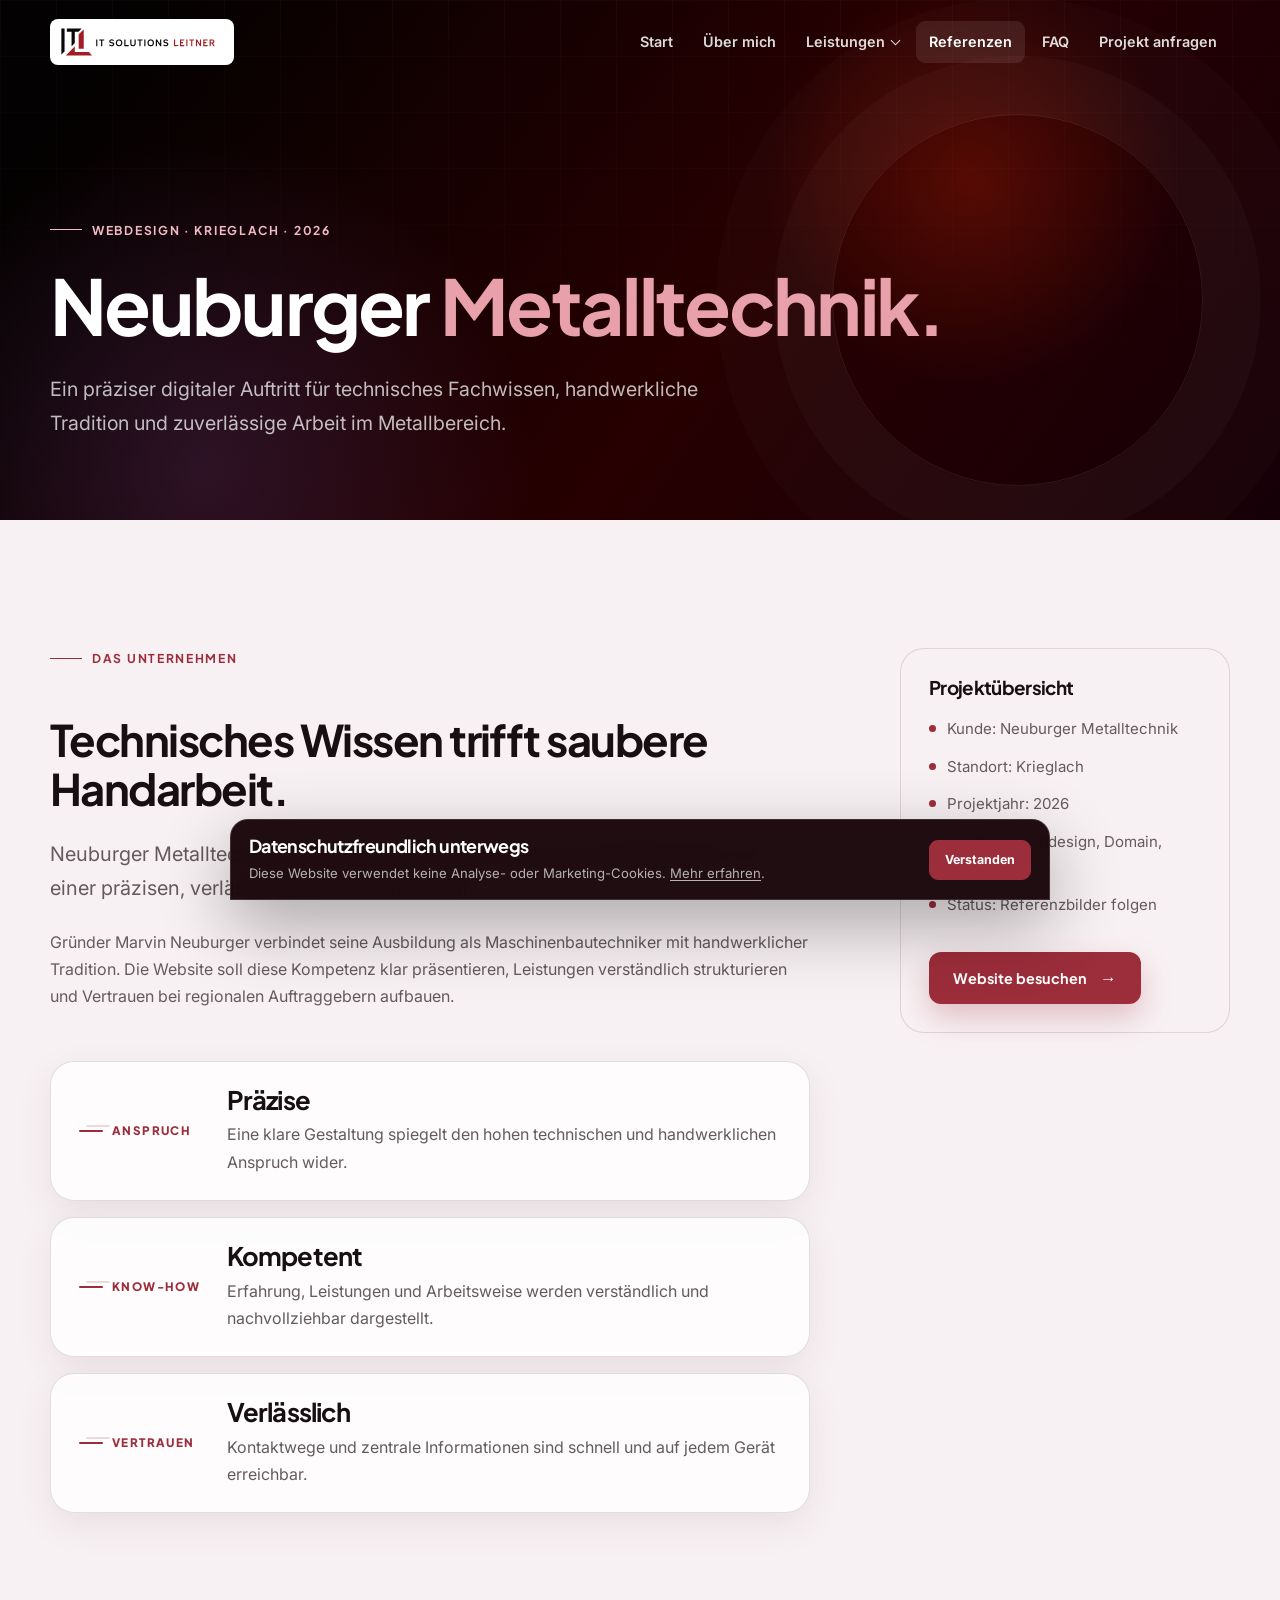
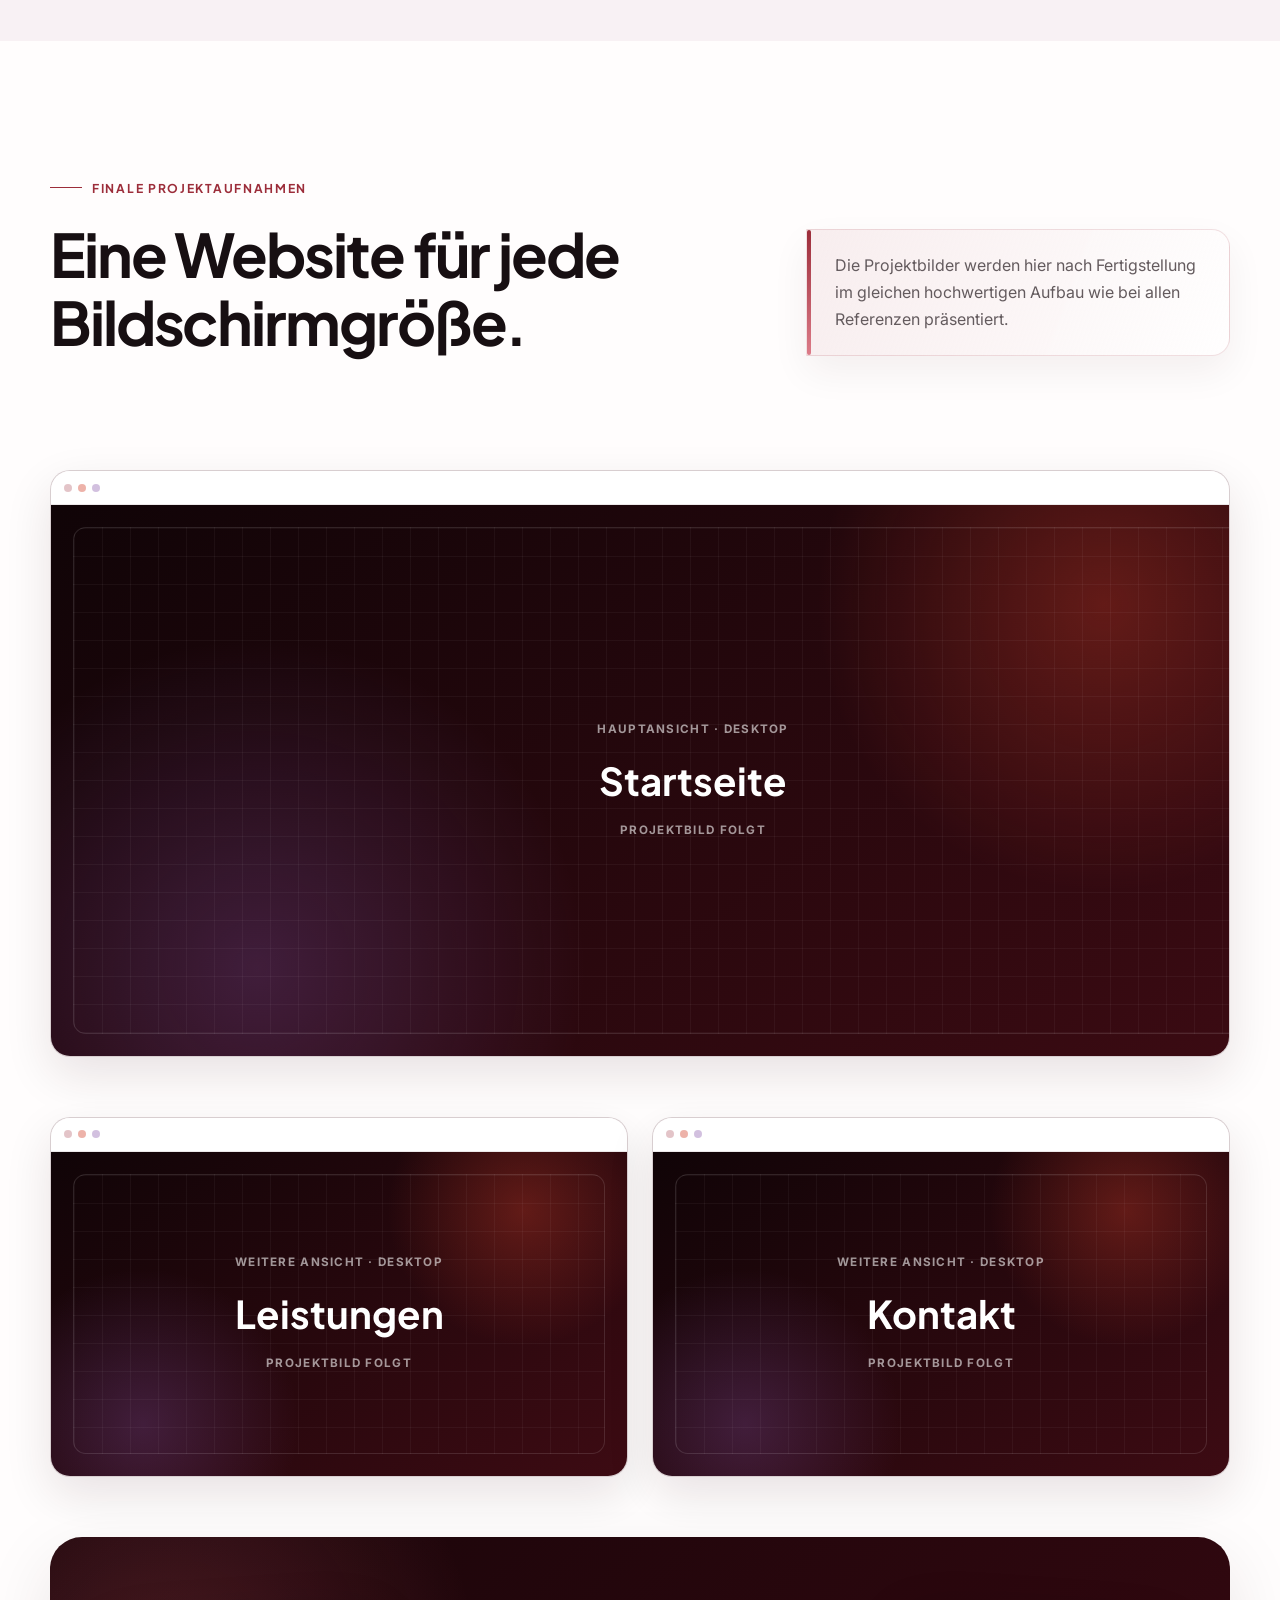
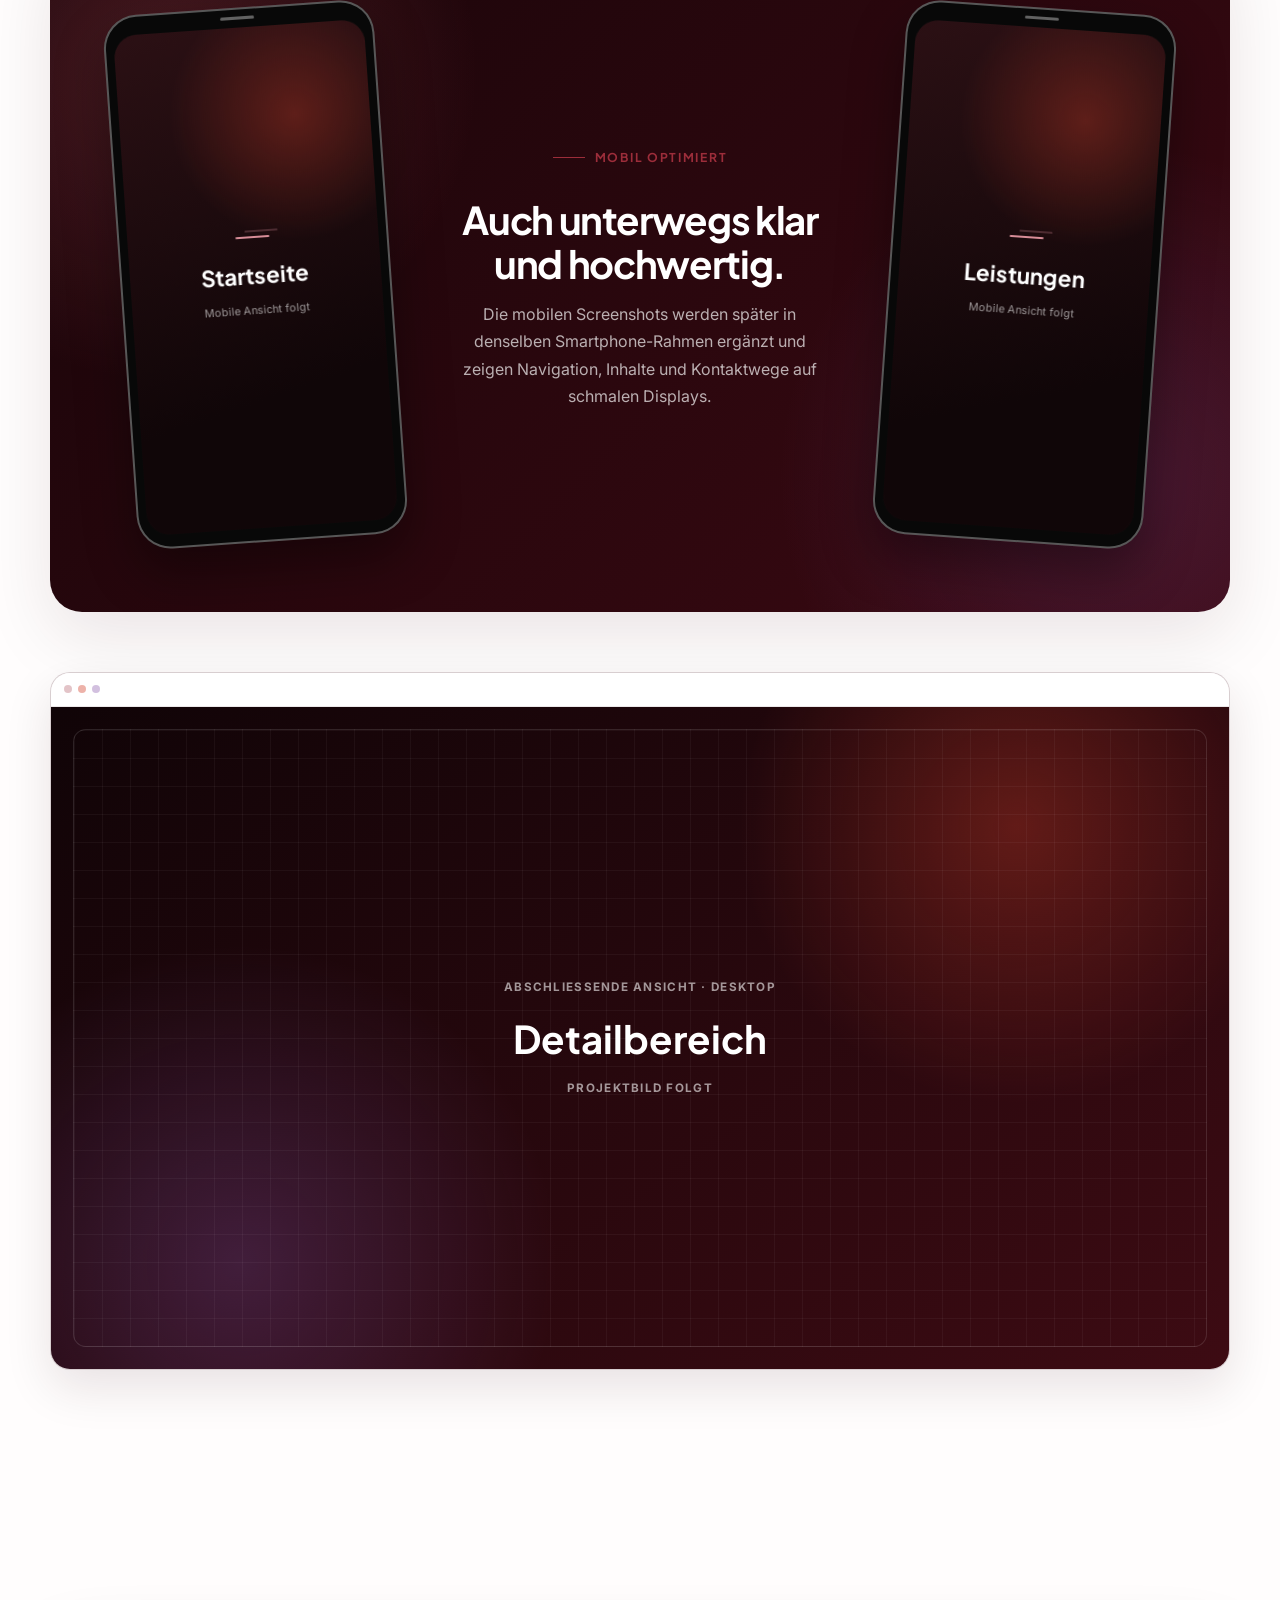
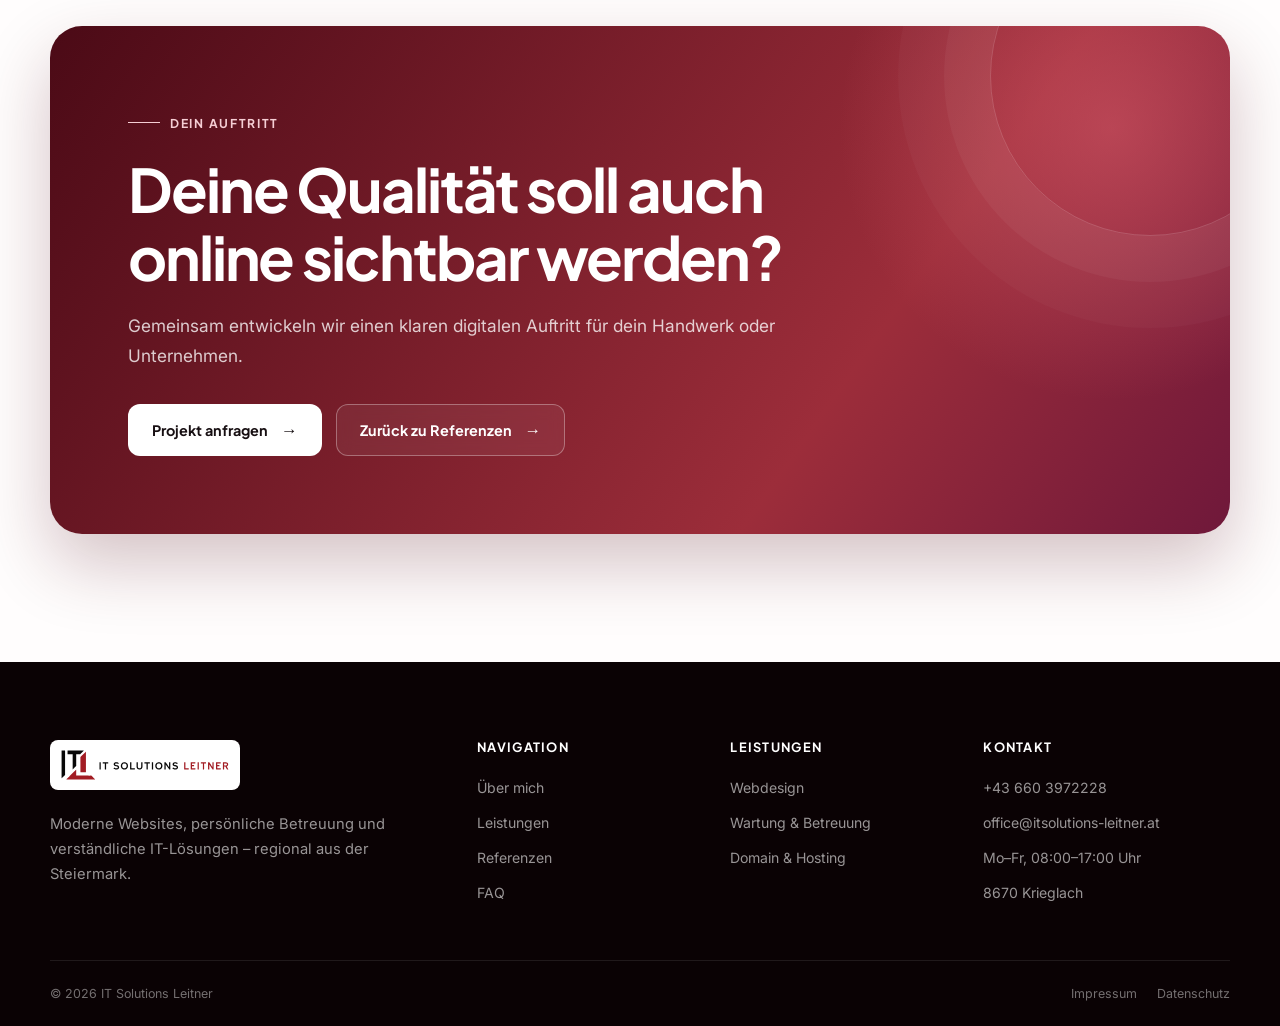
<file: referenz-neuburger-metall.html>
<!doctype html>
<html lang="de">
  <head>
    <meta charset="utf-8" />
    <meta name="viewport" content="width=device-width, initial-scale=1" />
    <title>Neuburger Metalltechnik – Webdesign Referenz</title>
    <meta
      name="description"
      content="Webdesign-Projekt für Neuburger Metalltechnik in Krieglach: Präzision, Erfahrung und Metallhandwerk professionell präsentiert."
    />
    <link rel="canonical" href="https://itsolutions-leitner.at/referenz-neuburger-metall.html" />
    <meta property="og:title" content="Referenz: Neuburger Metalltechnik" />
    <meta property="og:description" content="Präziser digitaler Auftritt für Metalltechnik aus Krieglach." />
    <meta property="og:url" content="https://itsolutions-leitner.at/referenz-neuburger-metall.html" />
    <meta property="og:type" content="article" />
    <meta name="theme-color" content="#270001" />
    <link rel="icon" href="images/it-solutions-logo.svg" type="image/svg+xml" />
    <link rel="stylesheet" href="css/style.css" />
  </head>
  <body>
    <a class="skip-link" href="#main-content">Direkt zum Inhalt</a>
    <div class="site-shell">
      <header class="site-header">
        <div class="container nav-wrap">
          <a class="brand-logo" href="index.html" aria-label="IT Solutions Leitner – Startseite"
            ><img src="images/it-solutions-logo.svg" alt="IT Solutions Leitner" /></a
          ><button
            class="menu-toggle"
            type="button"
            aria-expanded="false"
            aria-controls="site-navigation"
            aria-label="Menü öffnen"
          >
            <span></span><span></span><span></span>
          </button>
          <nav class="site-nav" id="site-navigation" aria-label="Hauptnavigation">
            <a href="index.html">Start</a><a href="ueber-uns.html">Über mich</a>
            <div class="nav-dropdown">
              <button type="button" aria-expanded="false">
                Leistungen <span class="nav-chevron"></span>
              </button>
              <div class="dropdown-menu">
                <a href="leistungen.html">Alle Leistungen</a><a href="webdesign.html">Webdesign</a
                ><a href="wartung-betreuung.html">Wartung & Betreuung</a
                ><a href="domain-hosting.html">Domain & Hosting</a>
              </div>
            </div>
            <a href="referenzen.html" aria-current="page">Referenzen</a><a href="faq.html">FAQ</a
            ><a class="nav-cta" href="kontakt.html">Projekt anfragen</a>
          </nav>
        </div>
      </header>
      <main id="main-content">
        <section class="subhero">
          <div class="container">
            <nav class="breadcrumb" aria-label="Brotkrümelnavigation">
              <a href="index.html">Start</a><span>/</span><a href="referenzen.html">Referenzen</a
              ><span>/</span><span>Neuburger Metalltechnik</span>
            </nav>
            <span class="eyebrow">Webdesign · Krieglach · 2026</span>
            <h1>Neuburger <span class="text-brand">Metalltechnik.</span></h1>
            <p>
              Ein präziser digitaler Auftritt für technisches Fachwissen, handwerkliche Tradition und
              zuverlässige Arbeit im Metallbereich.
            </p>
          </div>
        </section>
        <section class="section section--warm project-company-section">
          <div class="container detail-layout">
            <div class="detail-main">
              <div class="stack reveal">
                <span class="eyebrow">Das Unternehmen</span>
                <h2>Technisches Wissen trifft saubere Handarbeit.</h2>
                <p class="text-lead">
                  Neuburger Metalltechnik baut auf langjähriger Erfahrung im Metallbereich und einer präzisen,
                  verlässlichen Arbeitsweise auf.
                </p>
                <p>
                  Gründer Marvin Neuburger verbindet seine Ausbildung als Maschinenbautechniker mit
                  handwerklicher Tradition. Die Website soll diese Kompetenz klar präsentieren, Leistungen
                  verständlich strukturieren und Vertrauen bei regionalen Auftraggebern aufbauen.
                </p>
              </div>
              <div class="feature-grid feature-grid--rows project-values">
                <article class="feature-card reveal">
                  <span class="value-mark">Anspruch</span>
                  <h3>Präzise</h3>
                  <p>
                    Eine klare Gestaltung spiegelt den hohen technischen und handwerklichen Anspruch wider.
                  </p>
                </article>
                <article class="feature-card reveal">
                  <span class="value-mark">Know-how</span>
                  <h3>Kompetent</h3>
                  <p>
                    Erfahrung, Leistungen und Arbeitsweise werden verständlich und nachvollziehbar
                    dargestellt.
                  </p>
                </article>
                <article class="feature-card reveal">
                  <span class="value-mark">Vertrauen</span>
                  <h3>Verlässlich</h3>
                  <p>Kontaktwege und zentrale Informationen sind schnell und auf jedem Gerät erreichbar.</p>
                </article>
              </div>
            </div>
            <aside class="detail-sidebar reveal">
              <h3>Projektübersicht</h3>
              <ul>
                <li>Kunde: Neuburger Metalltechnik</li>
                <li>Standort: Krieglach</li>
                <li>Projektjahr: 2026</li>
                <li>Leistung: Webdesign, Domain, Hosting</li>
                <li>Status: Referenzbilder folgen</li>
              </ul>
              <div class="button-row">
                <a
                  class="button button--primary"
                  href="https://www.neuburger-metall.at/"
                  target="_blank"
                  rel="noopener noreferrer"
                  >Website besuchen</a
                >
              </div>
            </aside>
          </div>
        </section>
        <section class="section project-showcase-section">
          <div class="container project-showcase">
            <div class="section-heading reveal">
              <div>
                <span class="eyebrow">Finale Projektaufnahmen</span>
                <h2>Eine Website für jede Bildschirmgröße.</h2>
              </div>
              <p class="text-lead heading-note">
                Die Projektbilder werden hier nach Fertigstellung im gleichen hochwertigen Aufbau wie bei
                allen Referenzen präsentiert.
              </p>
            </div>

            <div
              class="browser-frame browser-frame--hero is-placeholder reveal"
              role="img"
              aria-label="Platzhalter für die Desktop-Startseite von Neuburger Metalltechnik"
            >
              <span class="browser-frame__bar"><i></i><i></i><i></i></span>
              <div class="project-shot-placeholder project-shot-placeholder--hero">
                <span>Hauptansicht · Desktop</span>
                <strong>Startseite</strong>
                <small>Projektbild folgt</small>
              </div>
            </div>

            <div class="desktop-shot-grid">
              <div
                class="browser-frame is-placeholder reveal"
                role="img"
                aria-label="Platzhalter für eine Desktop-Leistungsseite"
              >
                <span class="browser-frame__bar"><i></i><i></i><i></i></span>
                <div class="project-shot-placeholder">
                  <span>Weitere Ansicht · Desktop</span>
                  <strong>Leistungen</strong>
                  <small>Projektbild folgt</small>
                </div>
              </div>
              <div
                class="browser-frame is-placeholder reveal"
                role="img"
                aria-label="Platzhalter für die Desktop-Kontaktseite"
              >
                <span class="browser-frame__bar"><i></i><i></i><i></i></span>
                <div class="project-shot-placeholder">
                  <span>Weitere Ansicht · Desktop</span>
                  <strong>Kontakt</strong>
                  <small>Projektbild folgt</small>
                </div>
              </div>
            </div>

            <div class="mobile-shot-stage reveal" aria-label="Vorgesehene mobile Projektansichten">
              <div
                class="phone-mockup phone-mockup--left is-placeholder"
                role="img"
                aria-label="Platzhalter für die mobile Startseite"
              >
                <span class="phone-mockup__speaker"></span>
                <span class="phone-mockup__screen">
                  <span class="phone-shot-placeholder"
                    ><strong>Startseite</strong><small>Mobile Ansicht folgt</small></span
                  >
                </span>
              </div>
              <div class="mobile-shot-copy">
                <span class="eyebrow">Mobil optimiert</span>
                <h3>Auch unterwegs klar und hochwertig.</h3>
                <p>
                  Die mobilen Screenshots werden später in denselben Smartphone-Rahmen ergänzt und zeigen
                  Navigation, Inhalte und Kontaktwege auf schmalen Displays.
                </p>
              </div>
              <div
                class="phone-mockup phone-mockup--right is-placeholder"
                role="img"
                aria-label="Platzhalter für die mobile Leistungsseite"
              >
                <span class="phone-mockup__speaker"></span>
                <span class="phone-mockup__screen">
                  <span class="phone-shot-placeholder"
                    ><strong>Leistungen</strong><small>Mobile Ansicht folgt</small></span
                  >
                </span>
              </div>
            </div>

            <div
              class="browser-frame browser-frame--closing is-placeholder reveal"
              role="img"
              aria-label="Platzhalter für eine abschließende Desktop-Detailansicht"
            >
              <span class="browser-frame__bar"><i></i><i></i><i></i></span>
              <div class="project-shot-placeholder project-shot-placeholder--closing">
                <span>Abschließende Ansicht · Desktop</span>
                <strong>Detailbereich</strong>
                <small>Projektbild folgt</small>
              </div>
            </div>
          </div>
        </section>
        <section class="section">
          <div class="container">
            <div class="cta-band reveal">
              <span class="eyebrow light-eyebrow">Dein Auftritt</span>
              <h2>Deine Qualität soll auch online sichtbar werden?</h2>
              <p>
                Gemeinsam entwickeln wir einen klaren digitalen Auftritt für dein Handwerk oder Unternehmen.
              </p>
              <div class="button-row">
                <a class="button button--light" href="kontakt.html?leistung=Webdesign">Projekt anfragen</a
                ><a class="button button--outline" href="referenzen.html">Zurück zu Referenzen</a>
              </div>
            </div>
          </div>
        </section>
      </main>
      <footer class="site-footer">
        <div class="container footer-main">
          <div class="footer-brand">
            <a href="index.html"><img src="images/it-solutions-logo.svg" alt="IT Solutions Leitner" /></a>
            <p>
              Moderne Websites, persönliche Betreuung und verständliche IT-Lösungen – regional aus der
              Steiermark.
            </p>
          </div>
          <div class="footer-column">
            <h2>Navigation</h2>
            <ul>
              <li><a href="ueber-uns.html">Über mich</a></li>
              <li><a href="leistungen.html">Leistungen</a></li>
              <li><a href="referenzen.html">Referenzen</a></li>
              <li><a href="faq.html">FAQ</a></li>
            </ul>
          </div>
          <div class="footer-column">
            <h2>Leistungen</h2>
            <ul>
              <li><a href="webdesign.html">Webdesign</a></li>
              <li><a href="wartung-betreuung.html">Wartung & Betreuung</a></li>
              <li><a href="domain-hosting.html">Domain & Hosting</a></li>
            </ul>
          </div>
          <div class="footer-column">
            <h2>Kontakt</h2>
            <ul>
              <li><a href="tel:+436603972228">+43 660 3972228</a></li>
              <li><a href="mailto:office@itsolutions-leitner.at">office@itsolutions-leitner.at</a></li>
              <li>Mo–Fr, 08:00–17:00 Uhr</li>
              <li>8670 Krieglach</li>
            </ul>
          </div>
        </div>
        <div class="container footer-bottom">
          <span>© <span data-current-year>2026</span> IT Solutions Leitner</span>
          <div class="footer-legal">
            <a href="impressum.html">Impressum</a><a href="datenschutz.html">Datenschutz</a>
          </div>
        </div>
      </footer>
    </div>
    <aside class="cookie-banner" aria-label="Datenschutz-Hinweis">
      <h2>Datenschutzfreundlich unterwegs</h2>
      <p>
        Diese Website verwendet keine Analyse- oder Marketing-Cookies.
        <a href="datenschutz.html">Mehr erfahren</a>.
      </p>
      <div class="cookie-actions">
        <button class="accept" type="button" data-cookie-accept>Verstanden</button>
      </div>
    </aside>
    <script src="js/script.js" defer></script>
  </body>
</html>
</file>
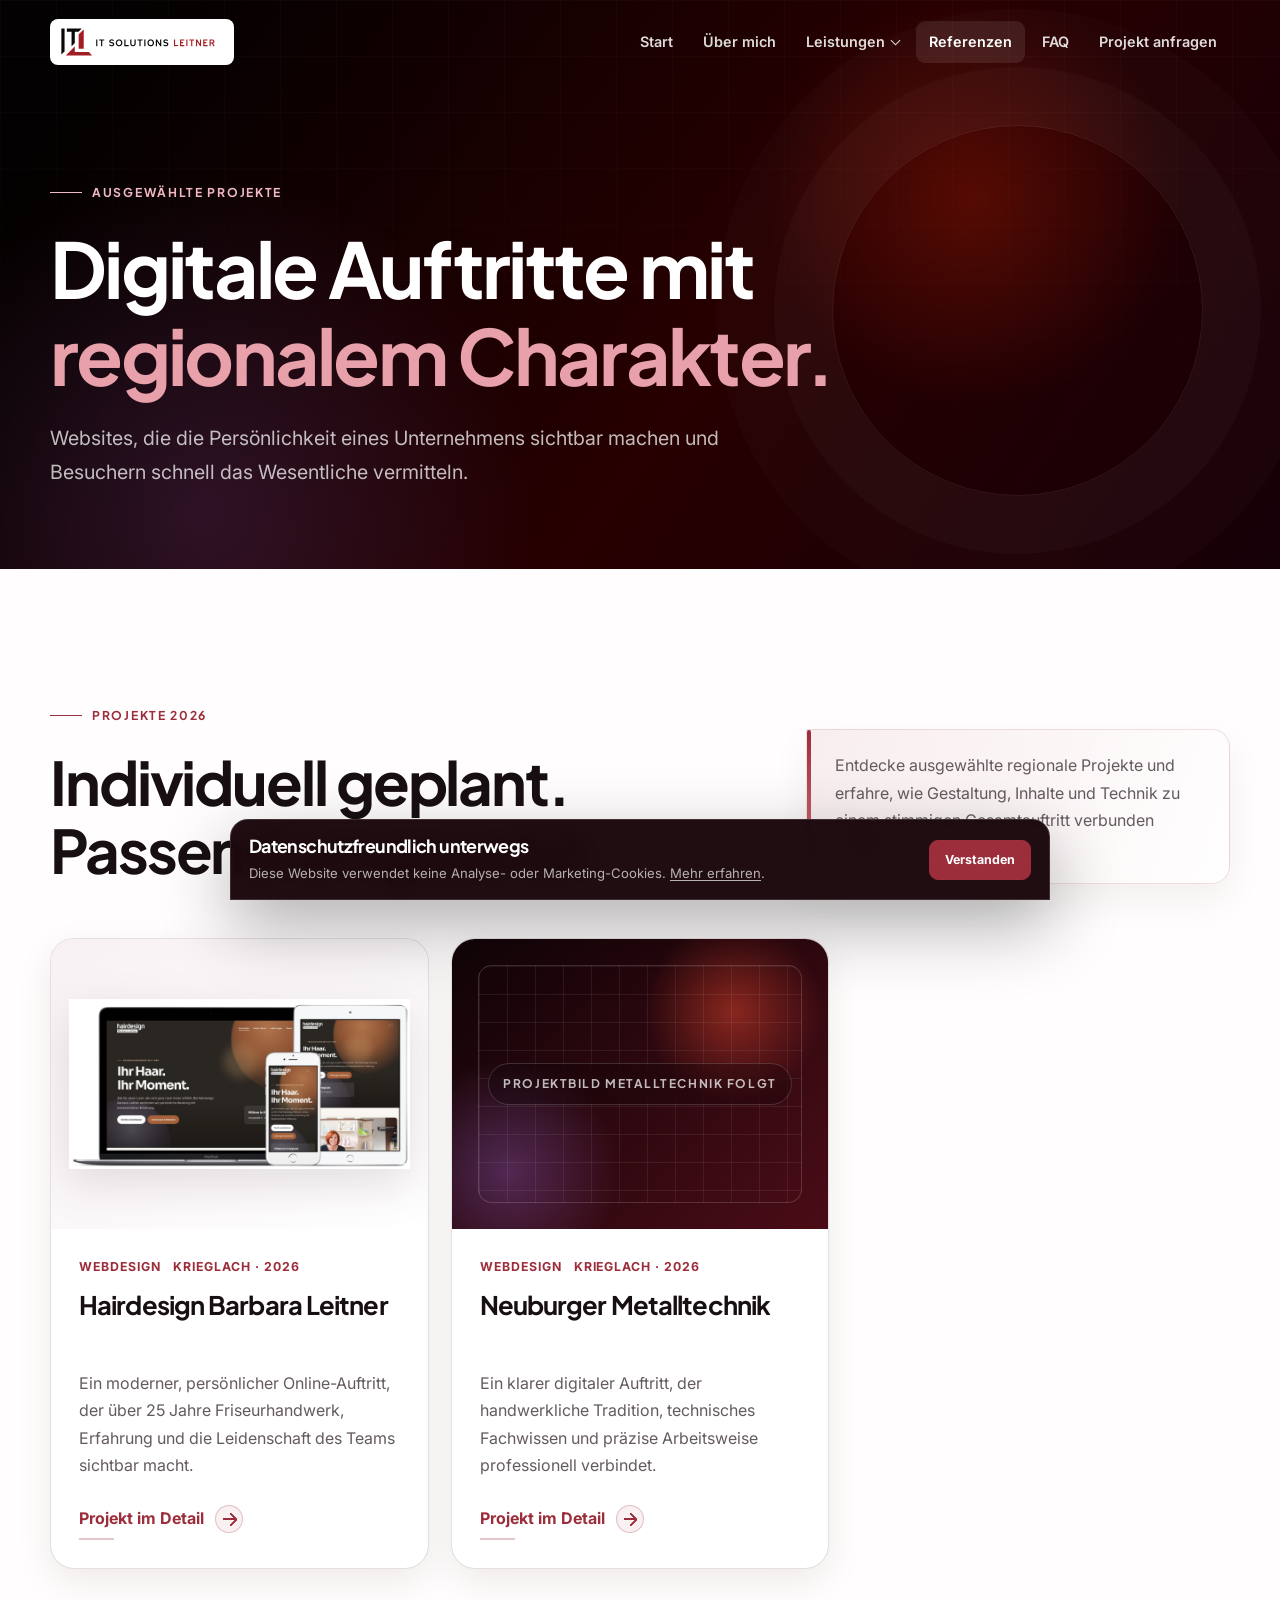
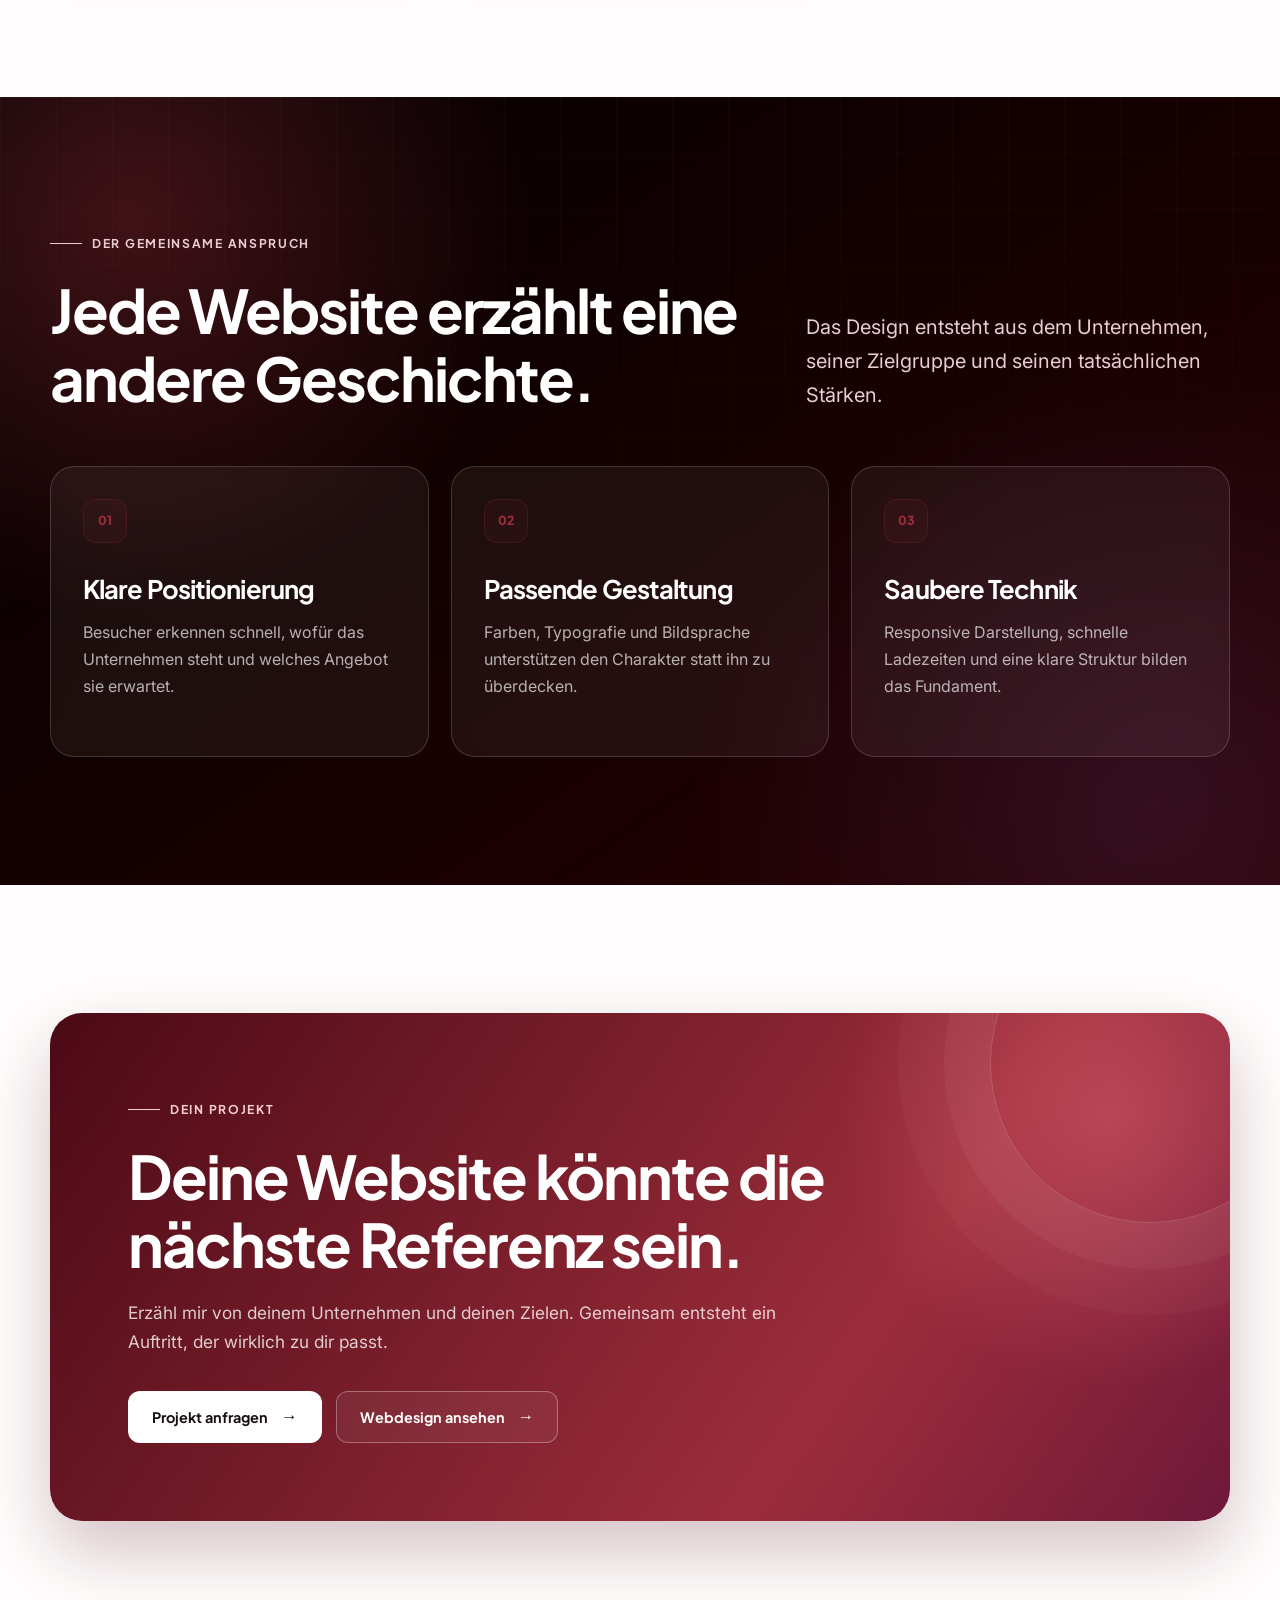
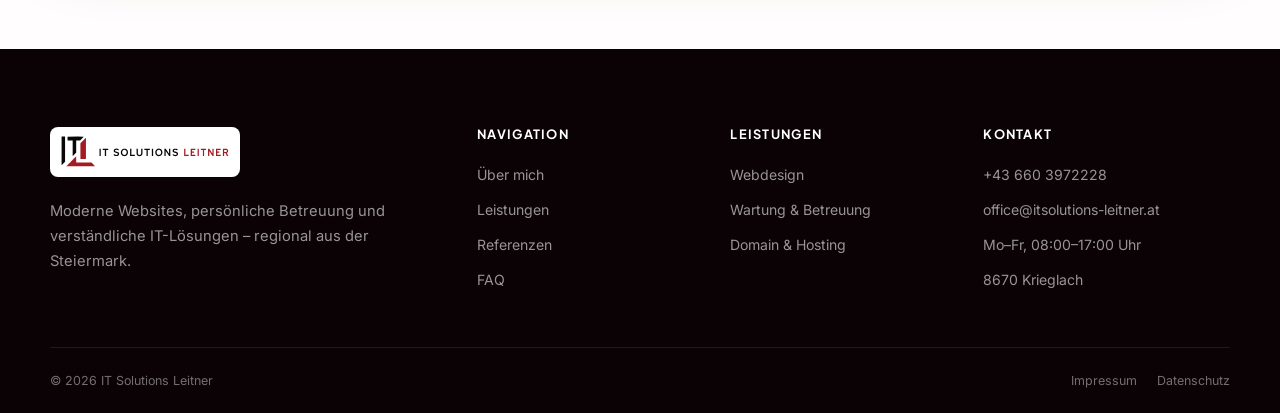
<file: referenzen.html>
<!doctype html>
<html lang="de">
  <head>
    <meta charset="utf-8" />
    <meta name="viewport" content="width=device-width, initial-scale=1" />
    <title>Webdesign Referenzen aus Krieglach | IT Solutions Leitner</title>
    <meta
      name="description"
      content="Ausgewählte Webdesign-Projekte für regionale Unternehmen aus Krieglach und dem Mürztal: persönlich geplant und professionell umgesetzt."
    />
    <link rel="canonical" href="https://itsolutions-leitner.at/referenzen.html" />
    <meta property="og:title" content="Referenzen | IT Solutions Leitner" />
    <meta property="og:description" content="Digitale Auftritte für Unternehmen aus der Region." />
    <meta property="og:url" content="https://itsolutions-leitner.at/referenzen.html" />
    <meta property="og:type" content="website" />
    <meta name="theme-color" content="#270001" />
    <link rel="icon" href="images/it-solutions-logo.svg" type="image/svg+xml" />
    <link rel="stylesheet" href="css/style.css" />
  </head>
  <body>
    <a class="skip-link" href="#main-content">Direkt zum Inhalt</a>
    <div class="site-shell">
      <header class="site-header">
        <div class="container nav-wrap">
          <a class="brand-logo" href="index.html" aria-label="IT Solutions Leitner – Startseite"
            ><img src="images/it-solutions-logo.svg" alt="IT Solutions Leitner" /></a
          ><button
            class="menu-toggle"
            type="button"
            aria-expanded="false"
            aria-controls="site-navigation"
            aria-label="Menü öffnen"
          >
            <span></span><span></span><span></span>
          </button>
          <nav class="site-nav" id="site-navigation" aria-label="Hauptnavigation">
            <a href="index.html">Start</a><a href="ueber-uns.html">Über mich</a>
            <div class="nav-dropdown">
              <button type="button" aria-expanded="false">
                Leistungen <span class="nav-chevron"></span>
              </button>
              <div class="dropdown-menu">
                <a href="leistungen.html">Alle Leistungen</a><a href="webdesign.html">Webdesign</a
                ><a href="wartung-betreuung.html">Wartung & Betreuung</a
                ><a href="domain-hosting.html">Domain & Hosting</a>
              </div>
            </div>
            <a href="referenzen.html" aria-current="page">Referenzen</a><a href="faq.html">FAQ</a
            ><a class="nav-cta" href="kontakt.html">Projekt anfragen</a>
          </nav>
        </div>
      </header>
      <main id="main-content">
        <section class="subhero">
          <div class="container">
            <nav class="breadcrumb" aria-label="Brotkrümelnavigation">
              <a href="index.html">Start</a><span>/</span><span>Referenzen</span>
            </nav>
            <span class="eyebrow">Ausgewählte Projekte</span>
            <h1>Digitale Auftritte mit <span class="text-brand">regionalem Charakter.</span></h1>
            <p>
              Websites, die die Persönlichkeit eines Unternehmens sichtbar machen und Besuchern schnell das
              Wesentliche vermitteln.
            </p>
          </div>
        </section>
        <section class="section">
          <div class="container">
            <div class="section-heading reveal">
              <div>
                <span class="eyebrow">Projekte 2026</span>
                <h2>Individuell geplant. Passend umgesetzt.</h2>
              </div>
              <p class="text-lead heading-note">
                Entdecke ausgewählte regionale Projekte und erfahre, wie Gestaltung, Inhalte und Technik zu
                einem stimmigen Gesamtauftritt verbunden wurden.
              </p>
            </div>
            <div class="project-grid">
              <article class="project-card reveal">
                <div class="project-visual project-visual--image">
                  <img
                    src="images/hairdesign-ansichten-alle.PNG"
                    alt="Responsive Website-Ansichten von Hairdesign Barbara Leitner"
                  />
                </div>
                <div class="project-body">
                  <div class="project-meta"><span>Webdesign</span><span>Krieglach · 2026</span></div>
                  <h3>Hairdesign Barbara Leitner</h3>
                  <p>
                    Ein moderner, persönlicher Online-Auftritt, der über 25 Jahre Friseurhandwerk, Erfahrung
                    und die Leidenschaft des Teams sichtbar macht.
                  </p>
                  <a class="text-link" href="referenz-hairdesign-leitner.html">Projekt im Detail</a>
                </div>
              </article>
              <article class="project-card reveal">
                <div class="project-visual"><span>Projektbild Metalltechnik folgt</span></div>
                <div class="project-body">
                  <div class="project-meta"><span>Webdesign</span><span>Krieglach · 2026</span></div>
                  <h3>Neuburger Metalltechnik</h3>
                  <p>
                    Ein klarer digitaler Auftritt, der handwerkliche Tradition, technisches Fachwissen und
                    präzise Arbeitsweise professionell verbindet.
                  </p>
                  <a class="text-link" href="referenz-neuburger-metall.html">Projekt im Detail</a>
                </div>
              </article>
            </div>
          </div>
        </section>
        <section class="section section--dark">
          <div class="container">
            <div class="section-heading reveal">
              <div>
                <span class="eyebrow">Der gemeinsame Anspruch</span>
                <h2>Jede Website erzählt eine andere Geschichte.</h2>
              </div>
              <p class="text-lead">
                Das Design entsteht aus dem Unternehmen, seiner Zielgruppe und seinen tatsächlichen Stärken.
              </p>
            </div>
            <div class="value-grid">
              <article class="value-card reveal">
                <span class="card-index">01</span>
                <h3>Klare Positionierung</h3>
                <p>
                  Besucher erkennen schnell, wofür das Unternehmen steht und welches Angebot sie erwartet.
                </p>
              </article>
              <article class="value-card reveal">
                <span class="card-index">02</span>
                <h3>Passende Gestaltung</h3>
                <p>Farben, Typografie und Bildsprache unterstützen den Charakter statt ihn zu überdecken.</p>
              </article>
              <article class="value-card reveal">
                <span class="card-index">03</span>
                <h3>Saubere Technik</h3>
                <p>
                  Responsive Darstellung, schnelle Ladezeiten und eine klare Struktur bilden das Fundament.
                </p>
              </article>
            </div>
          </div>
        </section>
        <section class="section">
          <div class="container">
            <div class="cta-band reveal">
              <span class="eyebrow light-eyebrow">Dein Projekt</span>
              <h2>Deine Website könnte die nächste Referenz sein.</h2>
              <p>
                Erzähl mir von deinem Unternehmen und deinen Zielen. Gemeinsam entsteht ein Auftritt, der
                wirklich zu dir passt.
              </p>
              <div class="button-row">
                <a class="button button--light" href="kontakt.html?leistung=Webdesign">Projekt anfragen</a
                ><a class="button button--outline" href="webdesign.html">Webdesign ansehen</a>
              </div>
            </div>
          </div>
        </section>
      </main>
      <footer class="site-footer">
        <div class="container footer-main">
          <div class="footer-brand">
            <a href="index.html"><img src="images/it-solutions-logo.svg" alt="IT Solutions Leitner" /></a>
            <p>
              Moderne Websites, persönliche Betreuung und verständliche IT-Lösungen – regional aus der
              Steiermark.
            </p>
          </div>
          <div class="footer-column">
            <h2>Navigation</h2>
            <ul>
              <li><a href="ueber-uns.html">Über mich</a></li>
              <li><a href="leistungen.html">Leistungen</a></li>
              <li><a href="referenzen.html">Referenzen</a></li>
              <li><a href="faq.html">FAQ</a></li>
            </ul>
          </div>
          <div class="footer-column">
            <h2>Leistungen</h2>
            <ul>
              <li><a href="webdesign.html">Webdesign</a></li>
              <li><a href="wartung-betreuung.html">Wartung & Betreuung</a></li>
              <li><a href="domain-hosting.html">Domain & Hosting</a></li>
            </ul>
          </div>
          <div class="footer-column">
            <h2>Kontakt</h2>
            <ul>
              <li><a href="tel:+436603972228">+43 660 3972228</a></li>
              <li><a href="mailto:office@itsolutions-leitner.at">office@itsolutions-leitner.at</a></li>
              <li>Mo–Fr, 08:00–17:00 Uhr</li>
              <li>8670 Krieglach</li>
            </ul>
          </div>
        </div>
        <div class="container footer-bottom">
          <span>© <span data-current-year>2026</span> IT Solutions Leitner</span>
          <div class="footer-legal">
            <a href="impressum.html">Impressum</a><a href="datenschutz.html">Datenschutz</a>
          </div>
        </div>
      </footer>
    </div>
    <aside class="cookie-banner" aria-label="Datenschutz-Hinweis">
      <h2>Datenschutzfreundlich unterwegs</h2>
      <p>
        Diese Website verwendet keine Analyse- oder Marketing-Cookies.
        <a href="datenschutz.html">Mehr erfahren</a>.
      </p>
      <div class="cookie-actions">
        <button class="accept" type="button" data-cookie-accept>Verstanden</button>
      </div>
    </aside>
    <script src="js/script.js" defer></script>
  </body>
</html>
</file>
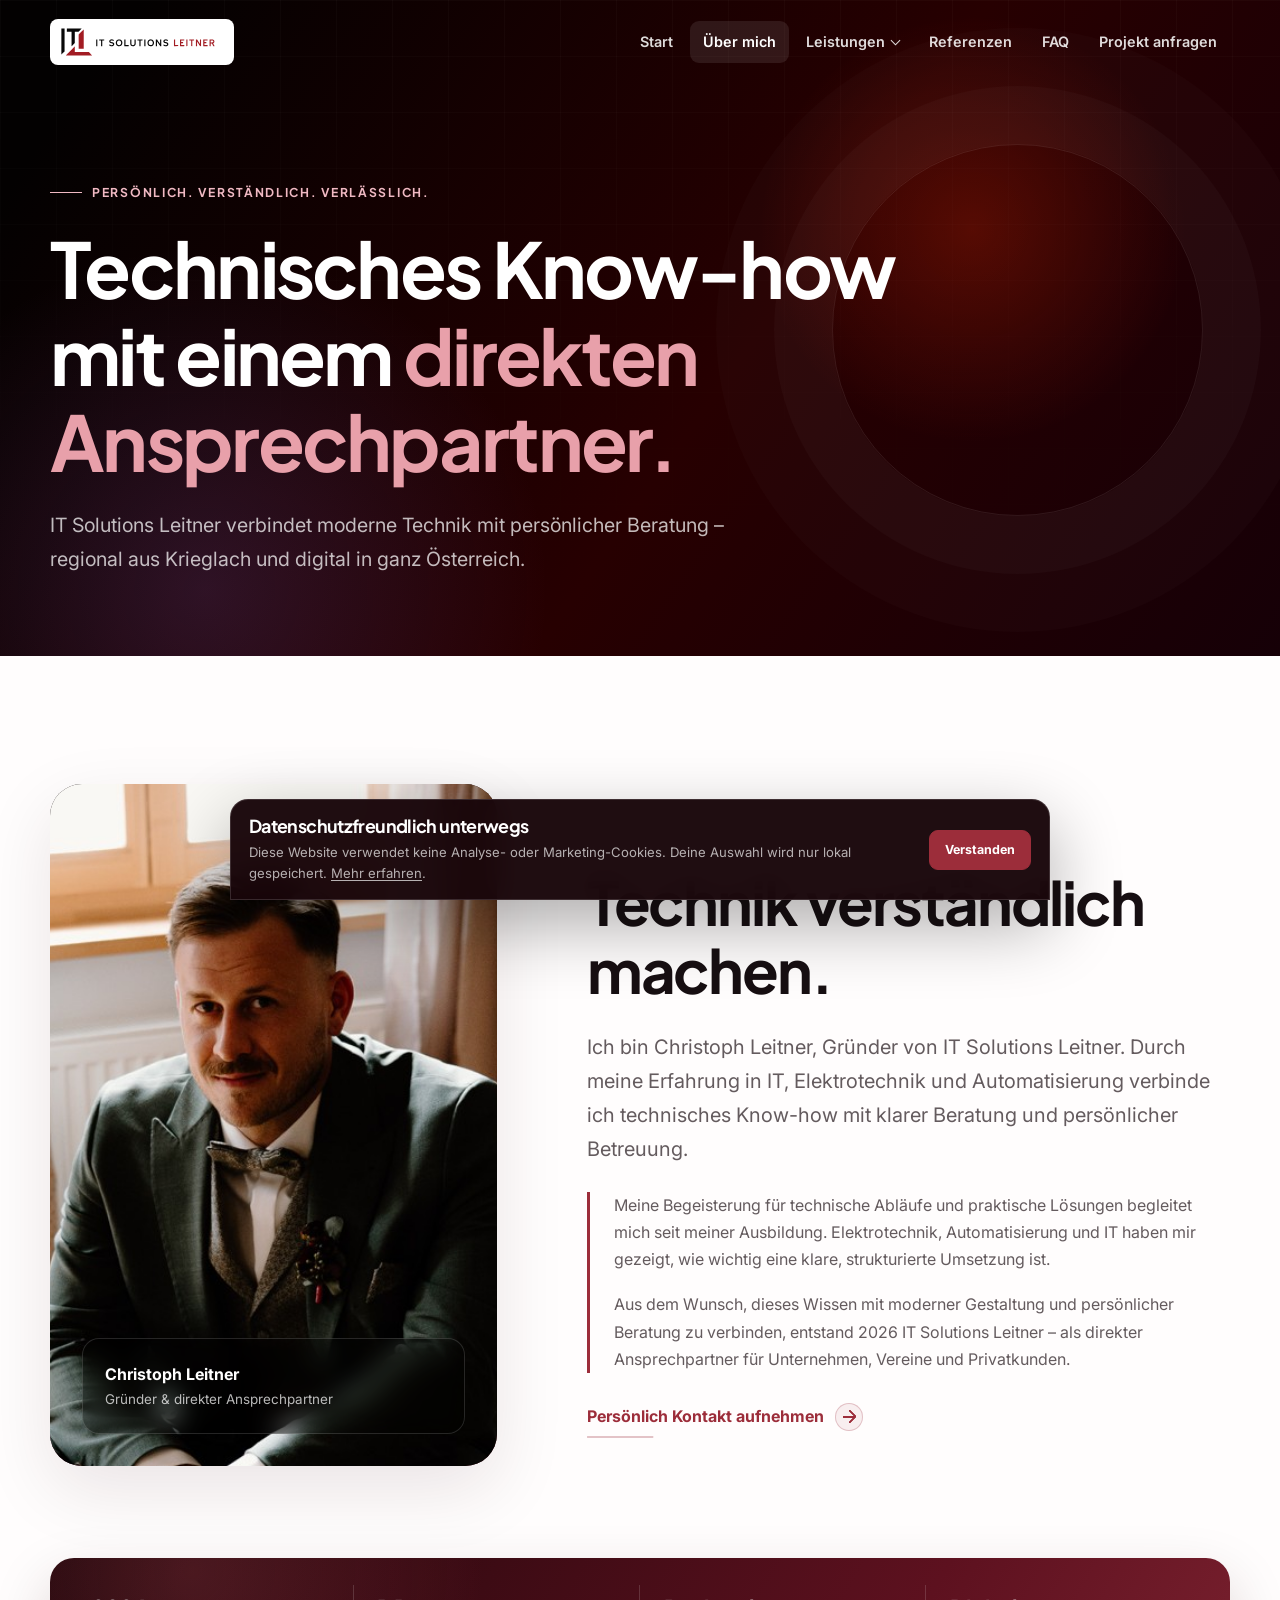
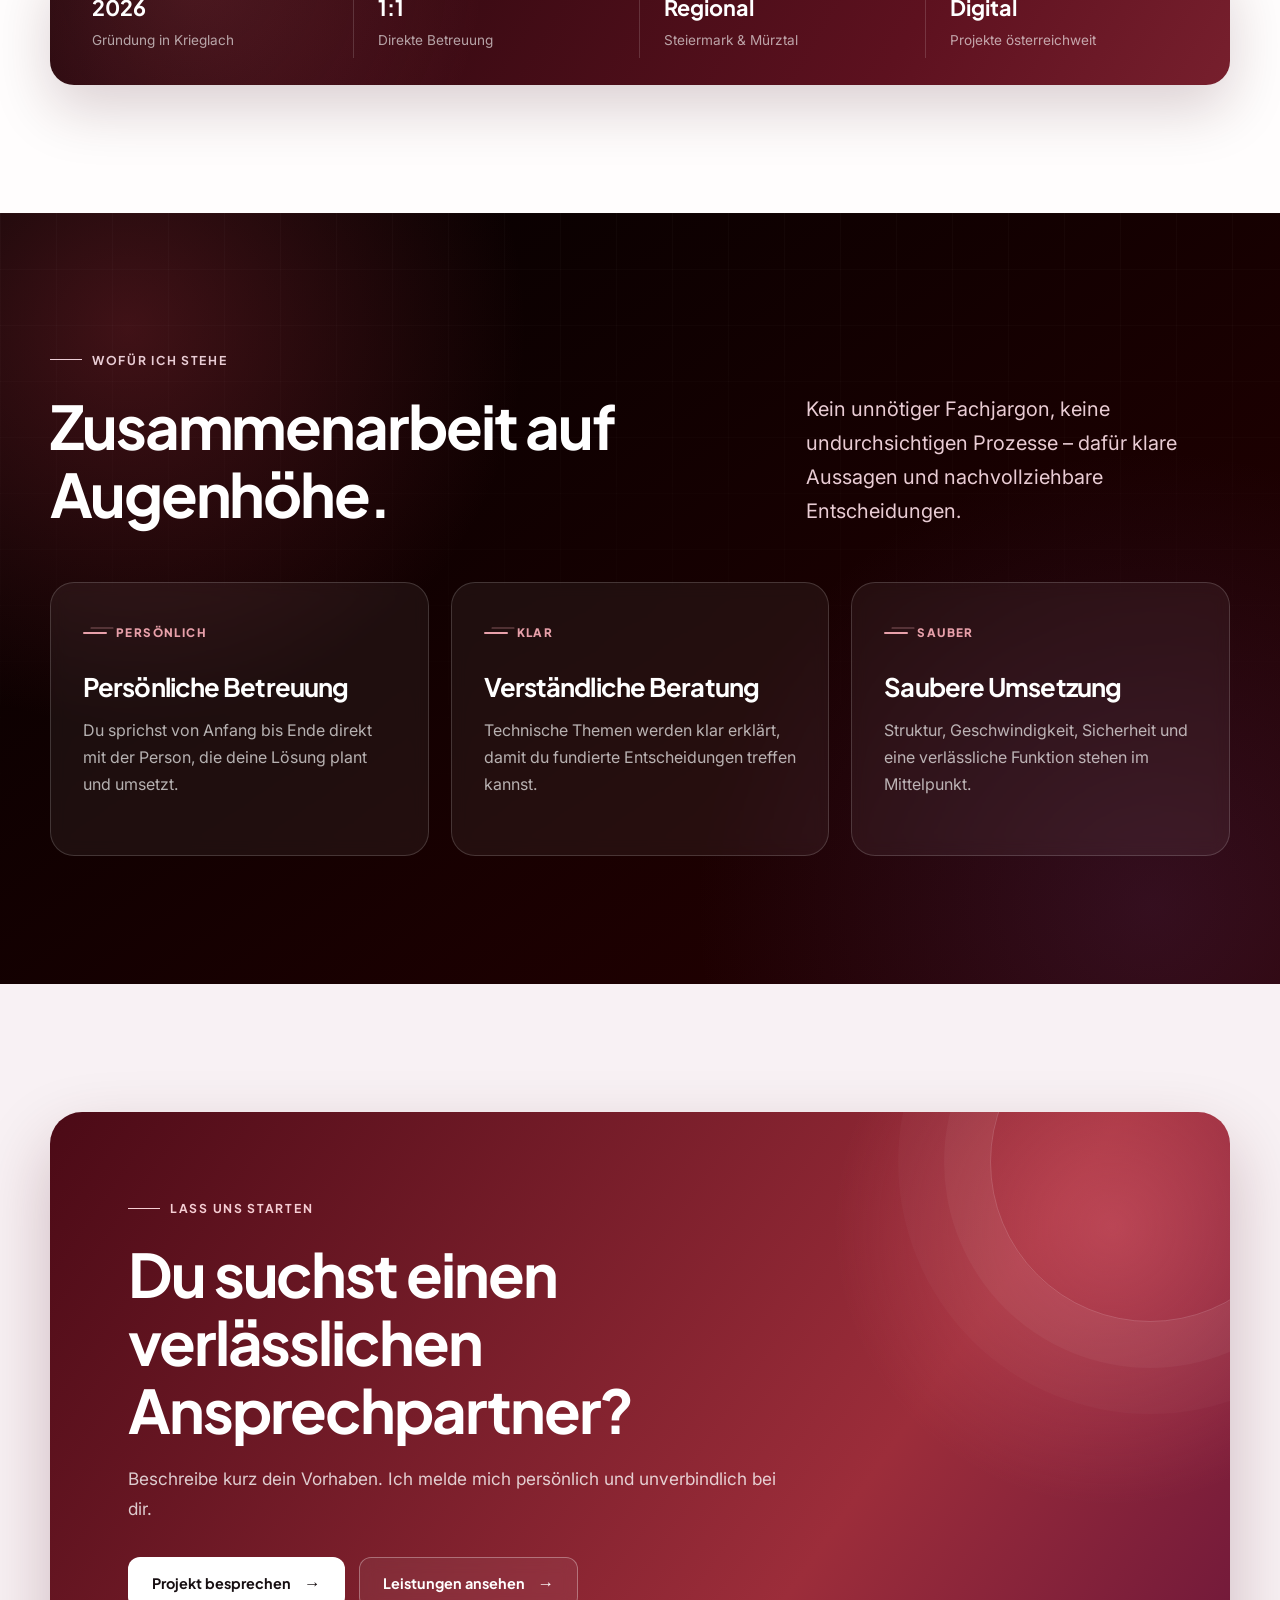
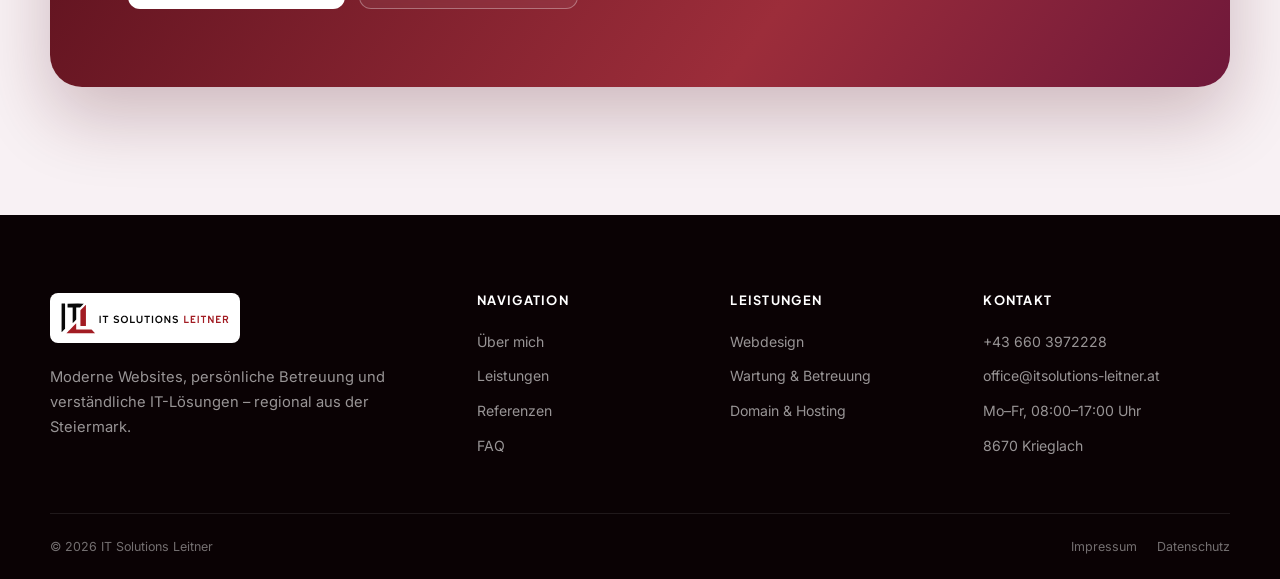
<file: ueber-uns.html>
<!doctype html>
<html lang="de">
  <head>
    <meta charset="utf-8" />
    <meta name="viewport" content="width=device-width, initial-scale=1" />
    <title>Über Christoph Leitner | IT Solutions Leitner Krieglach</title>
    <meta
      name="description"
      content="Persönliche IT-Beratung und Webdesign aus Krieglach: Lerne Christoph Leitner und die Werte hinter IT Solutions Leitner kennen."
    />
    <link rel="canonical" href="https://itsolutions-leitner.at/ueber-uns.html" />
    <meta property="og:title" content="Über IT Solutions Leitner" />
    <meta
      property="og:description"
      content="Technisches Know-how, verständliche Beratung und ein direkter Ansprechpartner."
    />
    <meta property="og:url" content="https://itsolutions-leitner.at/ueber-uns.html" />
    <meta property="og:type" content="website" />
    <meta name="theme-color" content="#270001" />
    <link rel="icon" href="images/it-solutions-logo.svg" type="image/svg+xml" />
    <link rel="stylesheet" href="css/style.css" />
  </head>
  <body>
    <a class="skip-link" href="#main-content">Direkt zum Inhalt</a>
    <div class="site-shell">
      <header class="site-header">
        <div class="container nav-wrap">
          <a class="brand-logo" href="index.html" aria-label="IT Solutions Leitner – Startseite"
            ><img src="images/it-solutions-logo.svg" alt="IT Solutions Leitner"
          /></a>
          <button
            class="menu-toggle"
            type="button"
            aria-expanded="false"
            aria-controls="site-navigation"
            aria-label="Menü öffnen"
          >
            <span></span><span></span><span></span>
          </button>
          <nav class="site-nav" id="site-navigation" aria-label="Hauptnavigation">
            <a href="index.html">Start</a><a href="ueber-uns.html" aria-current="page">Über mich</a>
            <div class="nav-dropdown">
              <button type="button" aria-expanded="false">
                Leistungen <span class="nav-chevron"></span>
              </button>
              <div class="dropdown-menu">
                <a href="leistungen.html">Alle Leistungen</a><a href="webdesign.html">Webdesign</a
                ><a href="wartung-betreuung.html">Wartung & Betreuung</a
                ><a href="domain-hosting.html">Domain & Hosting</a>
              </div>
            </div>
            <a href="referenzen.html">Referenzen</a><a href="faq.html">FAQ</a
            ><a class="nav-cta" href="kontakt.html">Projekt anfragen</a>
          </nav>
        </div>
      </header>
      <main id="main-content">
        <section class="subhero">
          <div class="container">
            <nav class="breadcrumb" aria-label="Brotkrümelnavigation">
              <a href="index.html">Start</a><span>/</span><span>Über mich</span>
            </nav>
            <span class="eyebrow">Persönlich. Verständlich. Verlässlich.</span>
            <h1>Technisches Know-how mit einem <span class="text-brand">direkten Ansprechpartner.</span></h1>
            <p>
              IT Solutions Leitner verbindet moderne Technik mit persönlicher Beratung – regional aus
              Krieglach und digital in ganz Österreich.
            </p>
          </div>
        </section>
        <section class="section">
          <div class="container owner-feature">
            <div class="owner-card reveal">
              <img
                class="owner-photo"
                src="images/christoph_foto.jpg"
                alt="Christoph Leitner, Gründer von IT Solutions Leitner"
              />
              <div class="owner-caption">
                <strong>Christoph Leitner</strong><br />Gründer & direkter Ansprechpartner
              </div>
            </div>
            <div class="owner-story-copy reveal">
              <div>
                <span class="eyebrow">Christoph Leitner</span>
                <h2>Technik verständlich machen.</h2>
              </div>
              <p class="text-lead">
                Ich bin Christoph Leitner, Gründer von IT Solutions Leitner. Durch meine Erfahrung in IT,
                Elektrotechnik und Automatisierung verbinde ich technisches Know-how mit klarer Beratung und
                persönlicher Betreuung.
              </p>
              <div class="owner-story-body">
                <p>
                  Meine Begeisterung für technische Abläufe und praktische Lösungen begleitet mich seit meiner
                  Ausbildung. Elektrotechnik, Automatisierung und IT haben mir gezeigt, wie wichtig eine klare,
                  strukturierte Umsetzung ist.
                </p>
                <p>
                  Aus dem Wunsch, dieses Wissen mit moderner Gestaltung und persönlicher Beratung zu verbinden,
                  entstand 2026 IT Solutions Leitner – als direkter Ansprechpartner für Unternehmen, Vereine
                  und Privatkunden.
                </p>
              </div>
              <a class="text-link" href="kontakt.html">Persönlich Kontakt aufnehmen</a>
            </div>
            <div class="owner-highlights reveal" aria-label="Eckdaten zu IT Solutions Leitner">
              <div class="fact"><strong>2026</strong><span>Gründung in Krieglach</span></div>
              <div class="fact"><strong>1:1</strong><span>Direkte Betreuung</span></div>
              <div class="fact"><strong>Regional</strong><span>Steiermark & Mürztal</span></div>
              <div class="fact"><strong>Digital</strong><span>Projekte österreichweit</span></div>
            </div>
          </div>
        </section>
        <section class="section section--dark">
          <div class="container">
            <div class="section-heading reveal">
              <div>
                <span class="eyebrow">Wofür ich stehe</span>
                <h2>Zusammenarbeit auf Augenhöhe.</h2>
              </div>
              <p class="text-lead">
                Kein unnötiger Fachjargon, keine undurchsichtigen Prozesse – dafür klare Aussagen und
                nachvollziehbare Entscheidungen.
              </p>
            </div>
            <div class="value-grid">
              <article class="value-card reveal">
                <span class="value-mark">Persönlich</span>
                <h3>Persönliche Betreuung</h3>
                <p>
                  Du sprichst von Anfang bis Ende direkt mit der Person, die deine Lösung plant und umsetzt.
                </p>
              </article>
              <article class="value-card reveal">
                <span class="value-mark">Klar</span>
                <h3>Verständliche Beratung</h3>
                <p>
                  Technische Themen werden klar erklärt, damit du fundierte Entscheidungen treffen kannst.
                </p>
              </article>
              <article class="value-card reveal">
                <span class="value-mark">Sauber</span>
                <h3>Saubere Umsetzung</h3>
                <p>
                  Struktur, Geschwindigkeit, Sicherheit und eine verlässliche Funktion stehen im Mittelpunkt.
                </p>
              </article>
            </div>
          </div>
        </section>
        <section class="section section--warm">
          <div class="container">
            <div class="cta-band reveal">
              <span class="eyebrow light-eyebrow">Lass uns starten</span>
              <h2>Du suchst einen verlässlichen Ansprechpartner?</h2>
              <p>Beschreibe kurz dein Vorhaben. Ich melde mich persönlich und unverbindlich bei dir.</p>
              <div class="button-row">
                <a class="button button--light" href="kontakt.html">Projekt besprechen</a
                ><a class="button button--outline" href="leistungen.html">Leistungen ansehen</a>
              </div>
            </div>
          </div>
        </section>
      </main>
      <footer class="site-footer">
        <div class="container footer-main">
          <div class="footer-brand">
            <a href="index.html"><img src="images/it-solutions-logo.svg" alt="IT Solutions Leitner" /></a>
            <p>
              Moderne Websites, persönliche Betreuung und verständliche IT-Lösungen – regional aus der
              Steiermark.
            </p>
          </div>
          <div class="footer-column">
            <h2>Navigation</h2>
            <ul>
              <li><a href="ueber-uns.html">Über mich</a></li>
              <li><a href="leistungen.html">Leistungen</a></li>
              <li><a href="referenzen.html">Referenzen</a></li>
              <li><a href="faq.html">FAQ</a></li>
            </ul>
          </div>
          <div class="footer-column">
            <h2>Leistungen</h2>
            <ul>
              <li><a href="webdesign.html">Webdesign</a></li>
              <li><a href="wartung-betreuung.html">Wartung & Betreuung</a></li>
              <li><a href="domain-hosting.html">Domain & Hosting</a></li>
            </ul>
          </div>
          <div class="footer-column">
            <h2>Kontakt</h2>
            <ul>
              <li><a href="tel:+436603972228">+43 660 3972228</a></li>
              <li><a href="mailto:office@itsolutions-leitner.at">office@itsolutions-leitner.at</a></li>
              <li>Mo–Fr, 08:00–17:00 Uhr</li>
              <li>8670 Krieglach</li>
            </ul>
          </div>
        </div>
        <div class="container footer-bottom">
          <span>© <span data-current-year>2026</span> IT Solutions Leitner</span>
          <div class="footer-legal">
            <a href="impressum.html">Impressum</a><a href="datenschutz.html">Datenschutz</a>
          </div>
        </div>
      </footer>
    </div>
    <aside class="cookie-banner" aria-label="Datenschutz-Hinweis">
      <h2>Datenschutzfreundlich unterwegs</h2>
      <p>
        Diese Website verwendet keine Analyse- oder Marketing-Cookies. Deine Auswahl wird nur lokal
        gespeichert. <a href="datenschutz.html">Mehr erfahren</a>.
      </p>
      <div class="cookie-actions">
        <button class="accept" type="button" data-cookie-accept>Verstanden</button>
      </div>
    </aside>
    <script src="js/script.js" defer></script>
  </body>
</html>
</file>
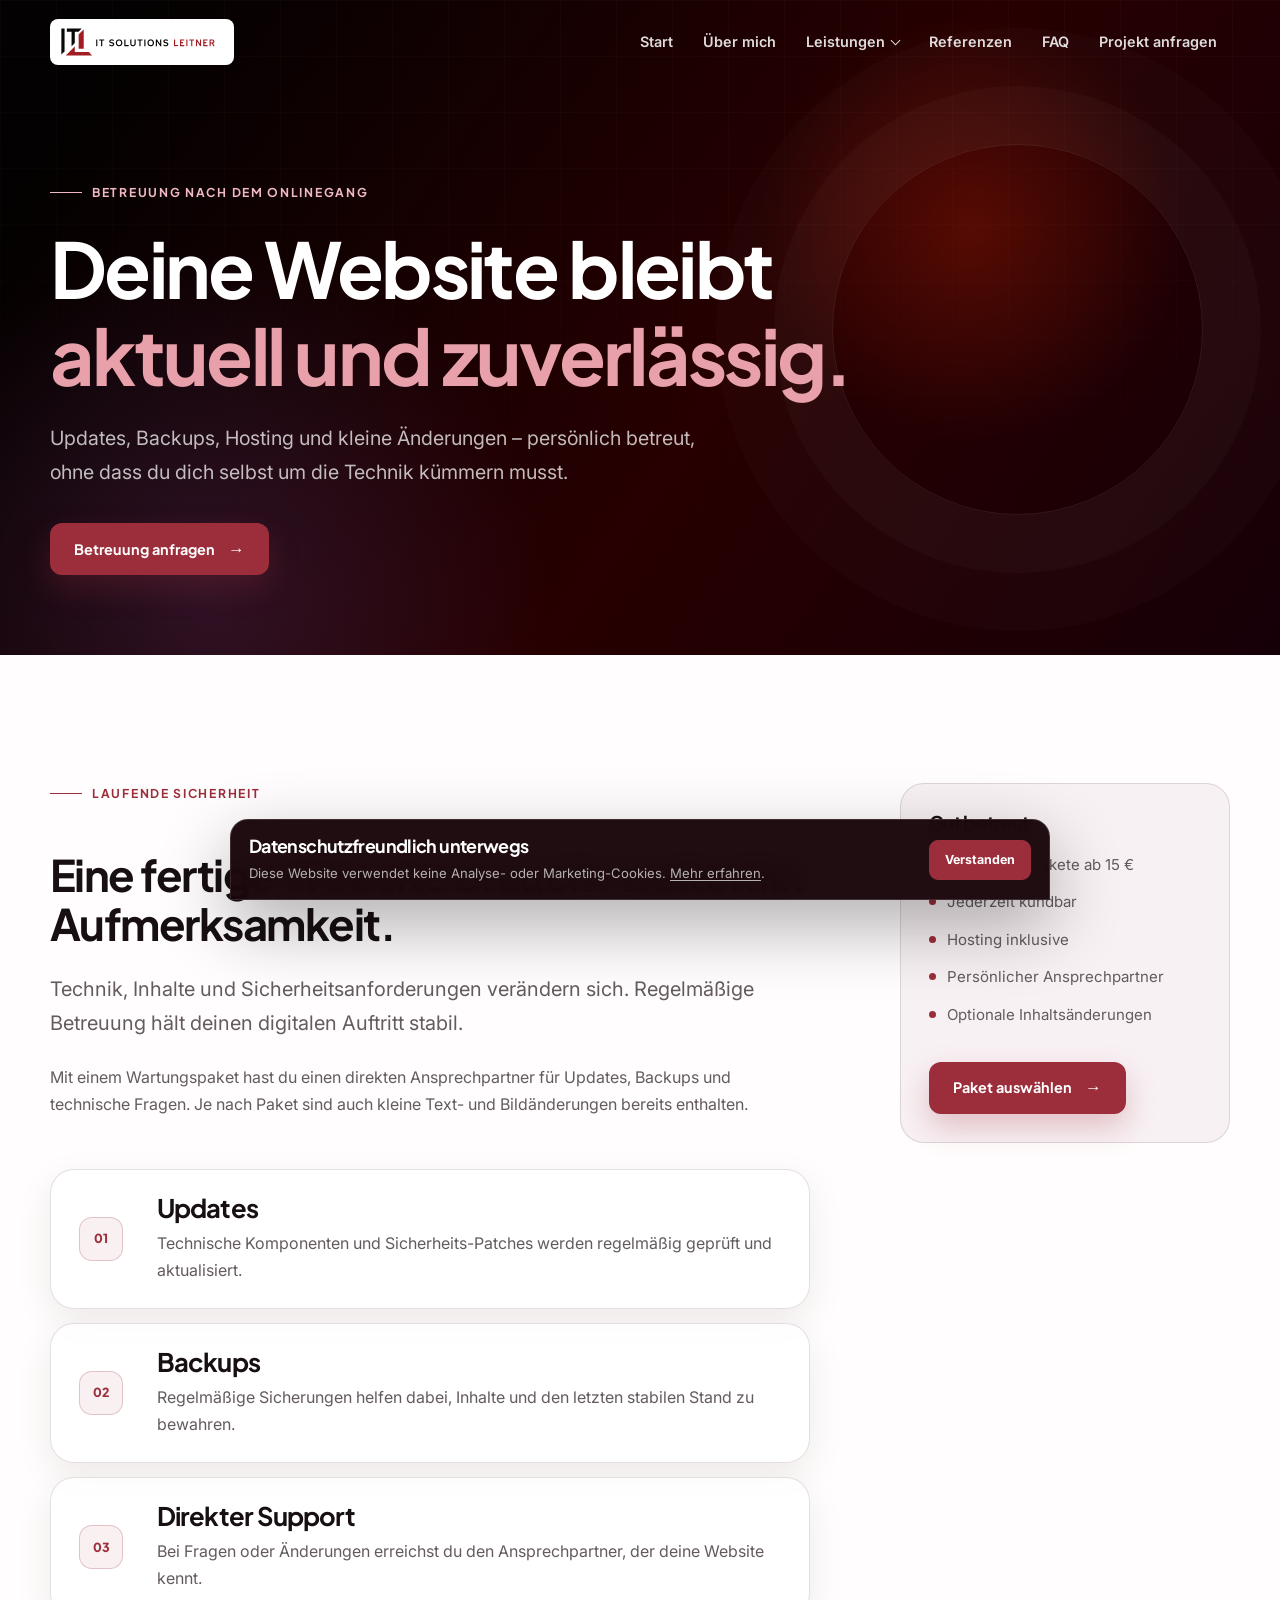
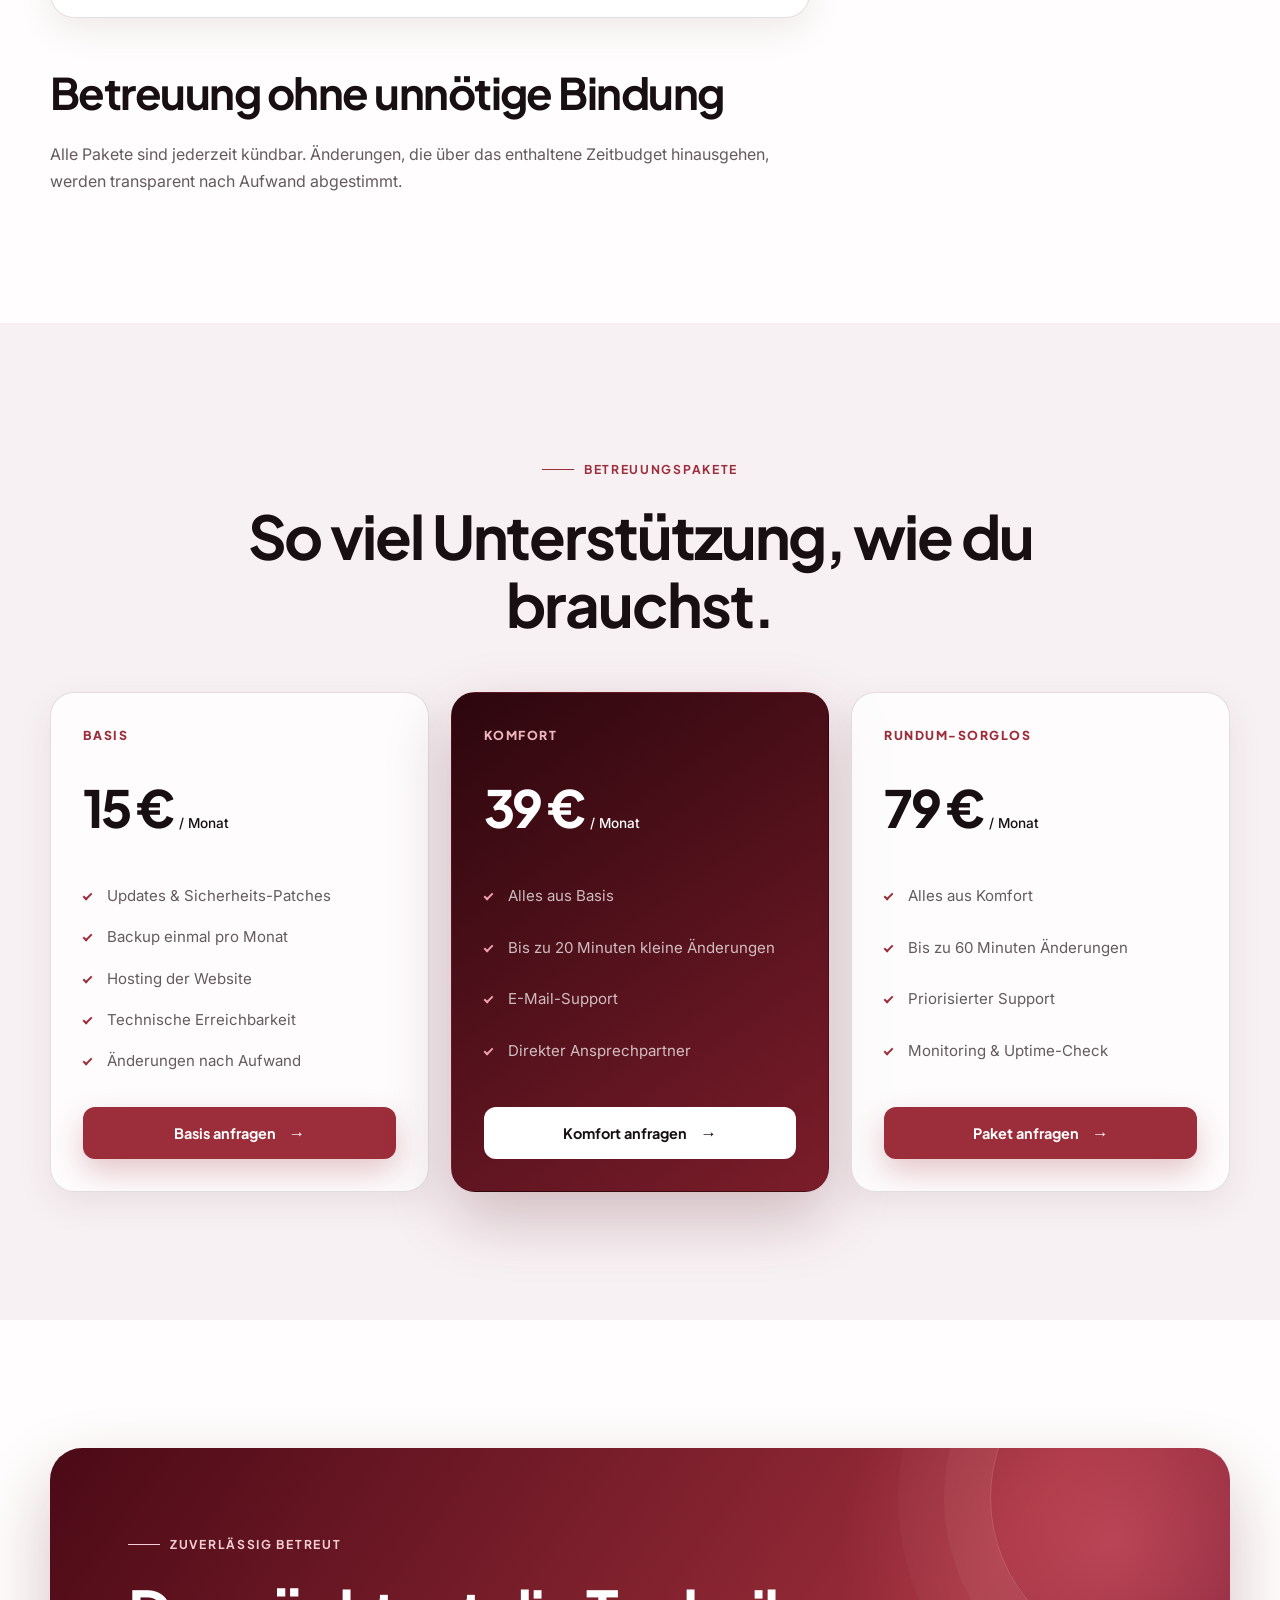
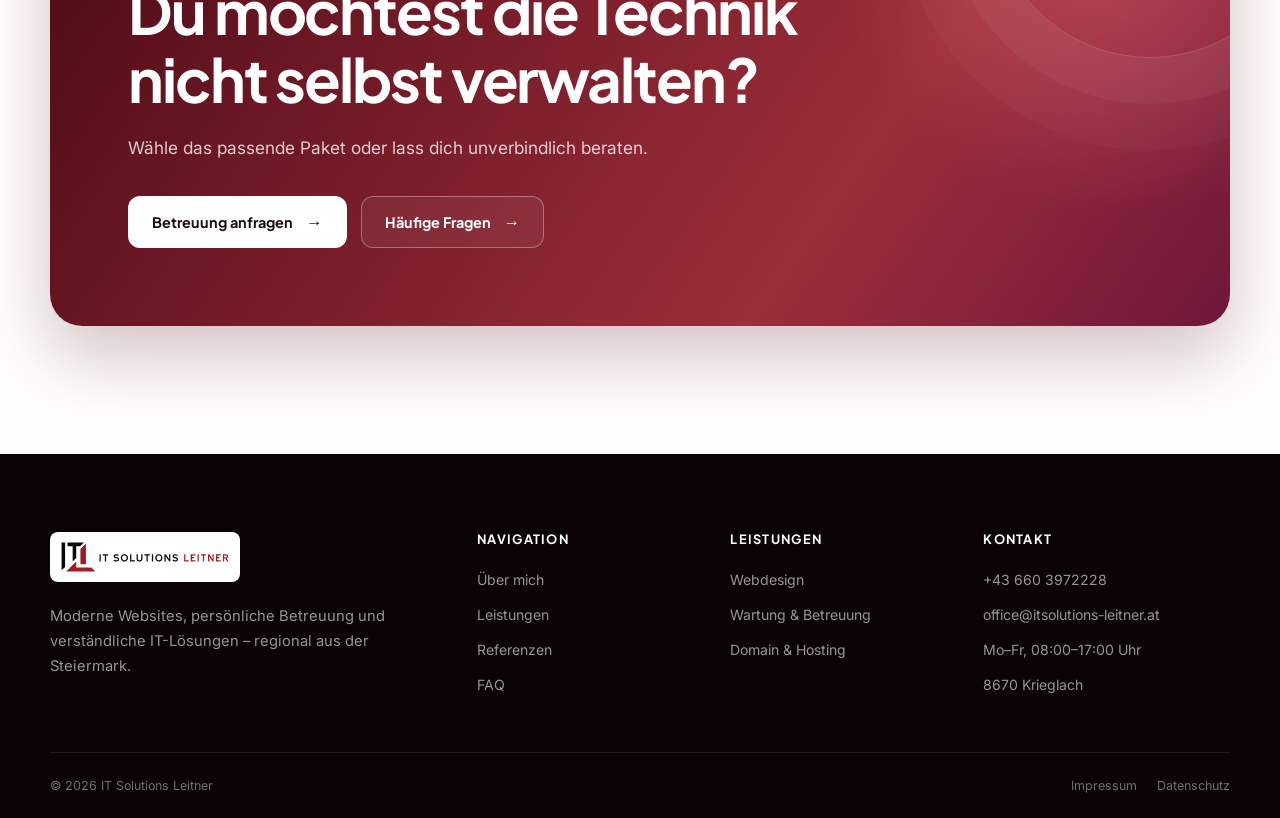
<file: wartung-betreuung.html>
<!doctype html>
<html lang="de">
  <head>
    <meta charset="utf-8" />
    <meta name="viewport" content="width=device-width, initial-scale=1" />
    <title>Website-Wartung & Betreuung Steiermark | IT Solutions Leitner</title>
    <meta
      name="description"
      content="Website-Wartung, Backups, Hosting und persönliche Betreuung ab 15 € monatlich. Zuverlässiger Ansprechpartner in der Steiermark."
    />
    <link rel="canonical" href="https://itsolutions-leitner.at/wartung-betreuung.html" />
    <meta property="og:title" content="Website-Wartung & Betreuung" />
    <meta
      property="og:description"
      content="Aktuell, sicher und persönlich betreut – auch nach dem Onlinegang."
    />
    <meta property="og:url" content="https://itsolutions-leitner.at/wartung-betreuung.html" />
    <meta property="og:type" content="website" />
    <meta name="theme-color" content="#270001" />
    <link rel="icon" href="images/it-solutions-logo.svg" type="image/svg+xml" />
    <link rel="stylesheet" href="css/style.css" />
  </head>
  <body>
    <a class="skip-link" href="#main-content">Direkt zum Inhalt</a>
    <div class="site-shell">
      <header class="site-header">
        <div class="container nav-wrap">
          <a class="brand-logo" href="index.html" aria-label="IT Solutions Leitner – Startseite"
            ><img src="images/it-solutions-logo.svg" alt="IT Solutions Leitner" /></a
          ><button
            class="menu-toggle"
            type="button"
            aria-expanded="false"
            aria-controls="site-navigation"
            aria-label="Menü öffnen"
          >
            <span></span><span></span><span></span>
          </button>
          <nav class="site-nav" id="site-navigation" aria-label="Hauptnavigation">
            <a href="index.html">Start</a><a href="ueber-uns.html">Über mich</a>
            <div class="nav-dropdown">
              <button type="button" aria-expanded="false">
                Leistungen <span class="nav-chevron"></span>
              </button>
              <div class="dropdown-menu">
                <a href="leistungen.html">Alle Leistungen</a><a href="webdesign.html">Webdesign</a
                ><a href="wartung-betreuung.html" aria-current="page">Wartung & Betreuung</a
                ><a href="domain-hosting.html">Domain & Hosting</a>
              </div>
            </div>
            <a href="referenzen.html">Referenzen</a><a href="faq.html">FAQ</a
            ><a class="nav-cta" href="kontakt.html">Projekt anfragen</a>
          </nav>
        </div>
      </header>
      <main id="main-content">
        <section class="subhero">
          <div class="container">
            <nav class="breadcrumb" aria-label="Brotkrümelnavigation">
              <a href="index.html">Start</a><span>/</span><a href="leistungen.html">Leistungen</a
              ><span>/</span><span>Wartung & Betreuung</span>
            </nav>
            <span class="eyebrow">Betreuung nach dem Onlinegang</span>
            <h1>Deine Website bleibt <span class="text-brand">aktuell und zuverlässig.</span></h1>
            <p>
              Updates, Backups, Hosting und kleine Änderungen – persönlich betreut, ohne dass du dich selbst
              um die Technik kümmern musst.
            </p>
            <div class="button-row">
              <a class="button button--primary" href="kontakt.html?leistung=Wartung">Betreuung anfragen</a>
            </div>
          </div>
        </section>
        <section class="section">
          <div class="container detail-layout">
            <div class="detail-main">
              <div class="stack reveal">
                <span class="eyebrow">Laufende Sicherheit</span>
                <h2>Eine fertige Website braucht weiterhin Aufmerksamkeit.</h2>
                <p class="text-lead">
                  Technik, Inhalte und Sicherheitsanforderungen verändern sich. Regelmäßige Betreuung hält
                  deinen digitalen Auftritt stabil.
                </p>
                <p>
                  Mit einem Wartungspaket hast du einen direkten Ansprechpartner für Updates, Backups und
                  technische Fragen. Je nach Paket sind auch kleine Text- und Bildänderungen bereits
                  enthalten.
                </p>
              </div>
              <div class="feature-grid feature-grid--rows">
                <article class="feature-card reveal">
                  <span class="card-index">01</span>
                  <h3>Updates</h3>
                  <p>
                    Technische Komponenten und Sicherheits-Patches werden regelmäßig geprüft und aktualisiert.
                  </p>
                </article>
                <article class="feature-card reveal">
                  <span class="card-index">02</span>
                  <h3>Backups</h3>
                  <p>
                    Regelmäßige Sicherungen helfen dabei, Inhalte und den letzten stabilen Stand zu bewahren.
                  </p>
                </article>
                <article class="feature-card reveal">
                  <span class="card-index">03</span>
                  <h3>Direkter Support</h3>
                  <p>Bei Fragen oder Änderungen erreichst du den Ansprechpartner, der deine Website kennt.</p>
                </article>
              </div>
              <div class="stack reveal">
                <h2>Betreuung ohne unnötige Bindung</h2>
                <p>
                  Alle Pakete sind jederzeit kündbar. Änderungen, die über das enthaltene Zeitbudget
                  hinausgehen, werden transparent nach Aufwand abgestimmt.
                </p>
              </div>
            </div>
            <aside class="detail-sidebar reveal">
              <h3>Gut betreut</h3>
              <ul>
                <li>Monatliche Pakete ab 15 €</li>
                <li>Jederzeit kündbar</li>
                <li>Hosting inklusive</li>
                <li>Persönlicher Ansprechpartner</li>
                <li>Optionale Inhaltsänderungen</li>
              </ul>
              <div class="button-row">
                <a class="button button--primary" href="kontakt.html?leistung=Wartung">Paket auswählen</a>
              </div>
            </aside>
          </div>
        </section>
        <section class="section section--warm">
          <div class="container">
            <div class="section-heading centered reveal">
              <span class="eyebrow">Betreuungspakete</span>
              <h2>So viel Unterstützung, wie du brauchst.</h2>
            </div>
            <div class="pricing-grid">
              <article class="price-card reveal">
                <span class="price-label">Basis</span>
                <div class="price">15 € <small>/ Monat</small></div>
                <ul class="feature-list">
                  <li>Updates & Sicherheits-Patches</li>
                  <li>Backup einmal pro Monat</li>
                  <li>Hosting der Website</li>
                  <li>Technische Erreichbarkeit</li>
                  <li>Änderungen nach Aufwand</li>
                </ul>
                <a class="button button--primary" href="kontakt.html?leistung=Basis-Betreuung"
                  >Basis anfragen</a
                >
              </article>
              <article class="price-card is-featured reveal">
                <span class="price-label">Komfort</span>
                <div class="price">39 € <small>/ Monat</small></div>
                <ul class="feature-list">
                  <li>Alles aus Basis</li>
                  <li>Bis zu 20 Minuten kleine Änderungen</li>
                  <li>E-Mail-Support</li>
                  <li>Direkter Ansprechpartner</li>
                </ul>
                <a class="button button--light" href="kontakt.html?leistung=Komfort-Betreuung"
                  >Komfort anfragen</a
                >
              </article>
              <article class="price-card reveal">
                <span class="price-label">Rundum-Sorglos</span>
                <div class="price">79 € <small>/ Monat</small></div>
                <ul class="feature-list">
                  <li>Alles aus Komfort</li>
                  <li>Bis zu 60 Minuten Änderungen</li>
                  <li>Priorisierter Support</li>
                  <li>Monitoring & Uptime-Check</li>
                </ul>
                <a class="button button--primary" href="kontakt.html?leistung=Rundum-Sorglos"
                  >Paket anfragen</a
                >
              </article>
            </div>
          </div>
        </section>
        <section class="section">
          <div class="container">
            <div class="cta-band reveal">
              <span class="eyebrow light-eyebrow">Zuverlässig betreut</span>
              <h2>Du möchtest die Technik nicht selbst verwalten?</h2>
              <p>Wähle das passende Paket oder lass dich unverbindlich beraten.</p>
              <div class="button-row">
                <a class="button button--light" href="kontakt.html?leistung=Wartung">Betreuung anfragen</a
                ><a class="button button--outline" href="faq.html">Häufige Fragen</a>
              </div>
            </div>
          </div>
        </section>
      </main>
      <footer class="site-footer">
        <div class="container footer-main">
          <div class="footer-brand">
            <a href="index.html"><img src="images/it-solutions-logo.svg" alt="IT Solutions Leitner" /></a>
            <p>
              Moderne Websites, persönliche Betreuung und verständliche IT-Lösungen – regional aus der
              Steiermark.
            </p>
          </div>
          <div class="footer-column">
            <h2>Navigation</h2>
            <ul>
              <li><a href="ueber-uns.html">Über mich</a></li>
              <li><a href="leistungen.html">Leistungen</a></li>
              <li><a href="referenzen.html">Referenzen</a></li>
              <li><a href="faq.html">FAQ</a></li>
            </ul>
          </div>
          <div class="footer-column">
            <h2>Leistungen</h2>
            <ul>
              <li><a href="webdesign.html">Webdesign</a></li>
              <li><a href="wartung-betreuung.html">Wartung & Betreuung</a></li>
              <li><a href="domain-hosting.html">Domain & Hosting</a></li>
            </ul>
          </div>
          <div class="footer-column">
            <h2>Kontakt</h2>
            <ul>
              <li><a href="tel:+436603972228">+43 660 3972228</a></li>
              <li><a href="mailto:office@itsolutions-leitner.at">office@itsolutions-leitner.at</a></li>
              <li>Mo–Fr, 08:00–17:00 Uhr</li>
              <li>8670 Krieglach</li>
            </ul>
          </div>
        </div>
        <div class="container footer-bottom">
          <span>© <span data-current-year>2026</span> IT Solutions Leitner</span>
          <div class="footer-legal">
            <a href="impressum.html">Impressum</a><a href="datenschutz.html">Datenschutz</a>
          </div>
        </div>
      </footer>
    </div>
    <aside class="cookie-banner" aria-label="Datenschutz-Hinweis">
      <h2>Datenschutzfreundlich unterwegs</h2>
      <p>
        Diese Website verwendet keine Analyse- oder Marketing-Cookies.
        <a href="datenschutz.html">Mehr erfahren</a>.
      </p>
      <div class="cookie-actions">
        <button class="accept" type="button" data-cookie-accept>Verstanden</button>
      </div>
    </aside>
    <script src="js/script.js" defer></script>
  </body>
</html>
</file>
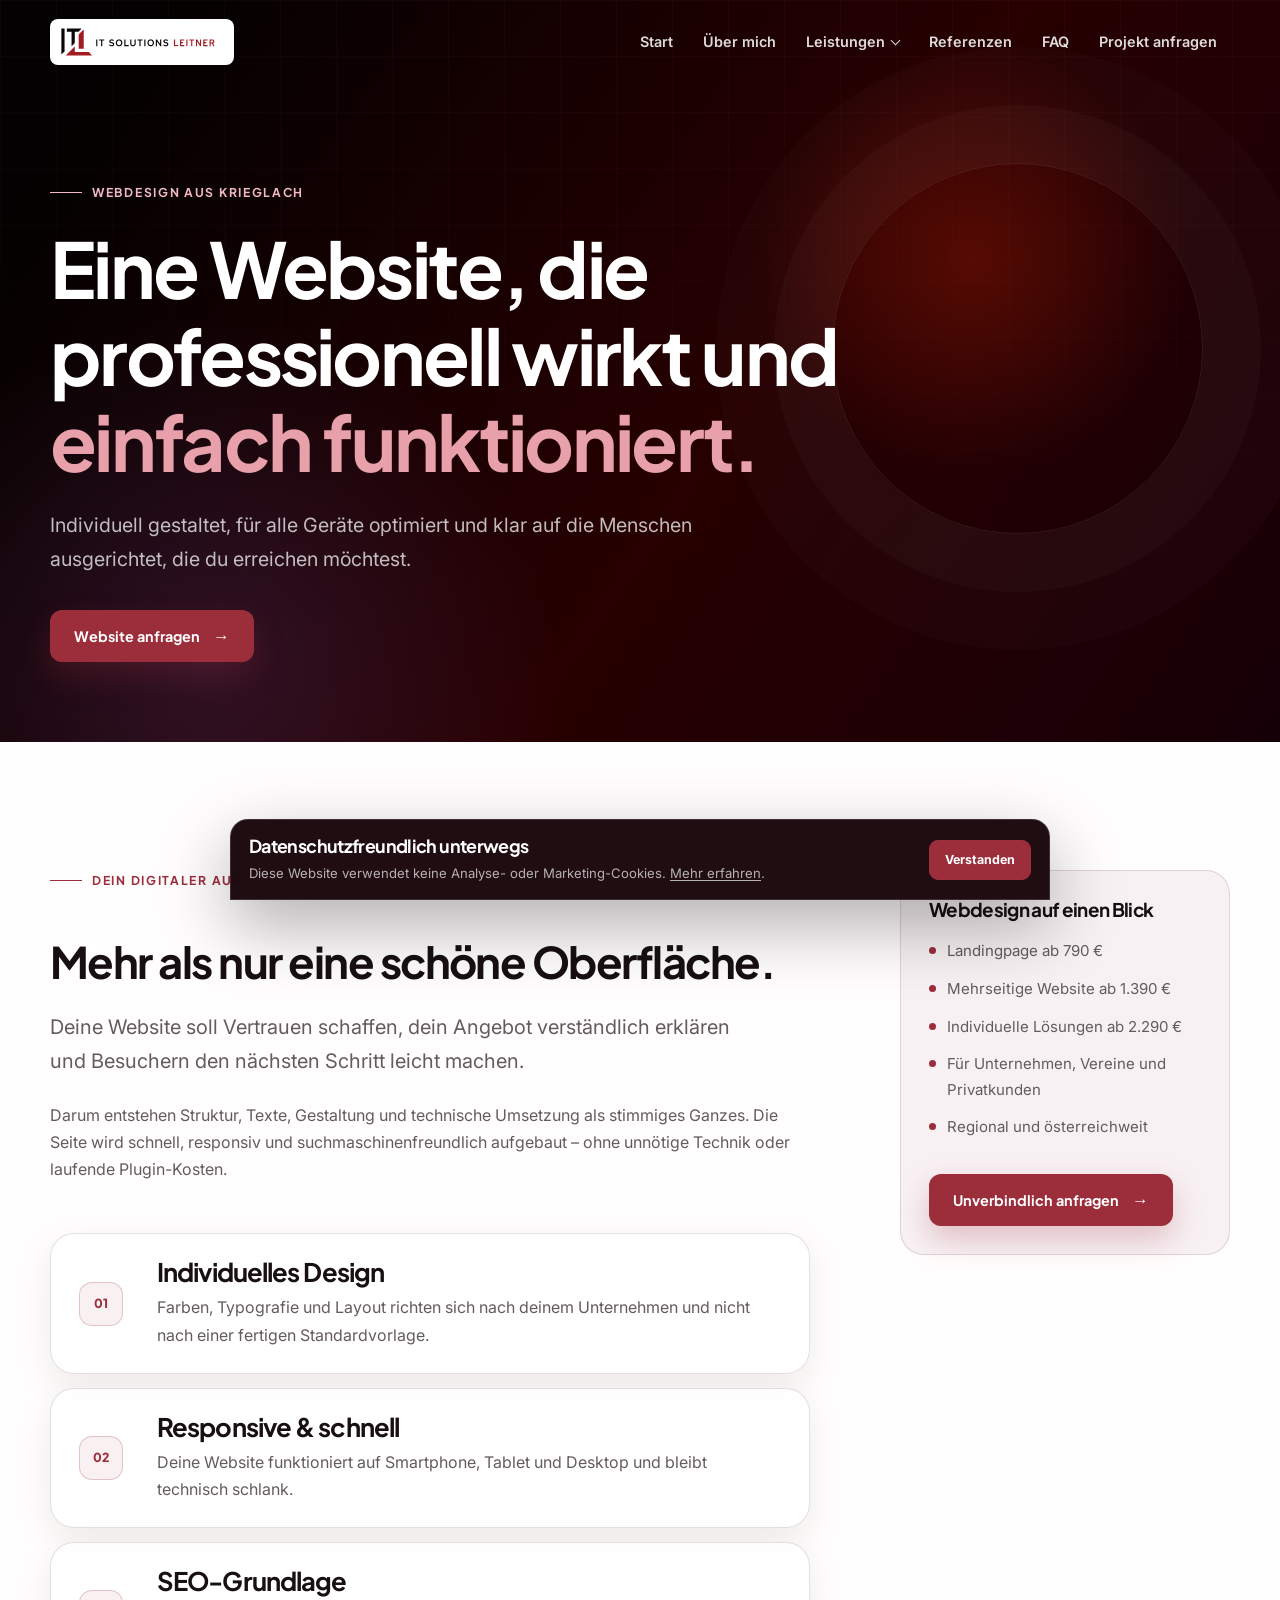
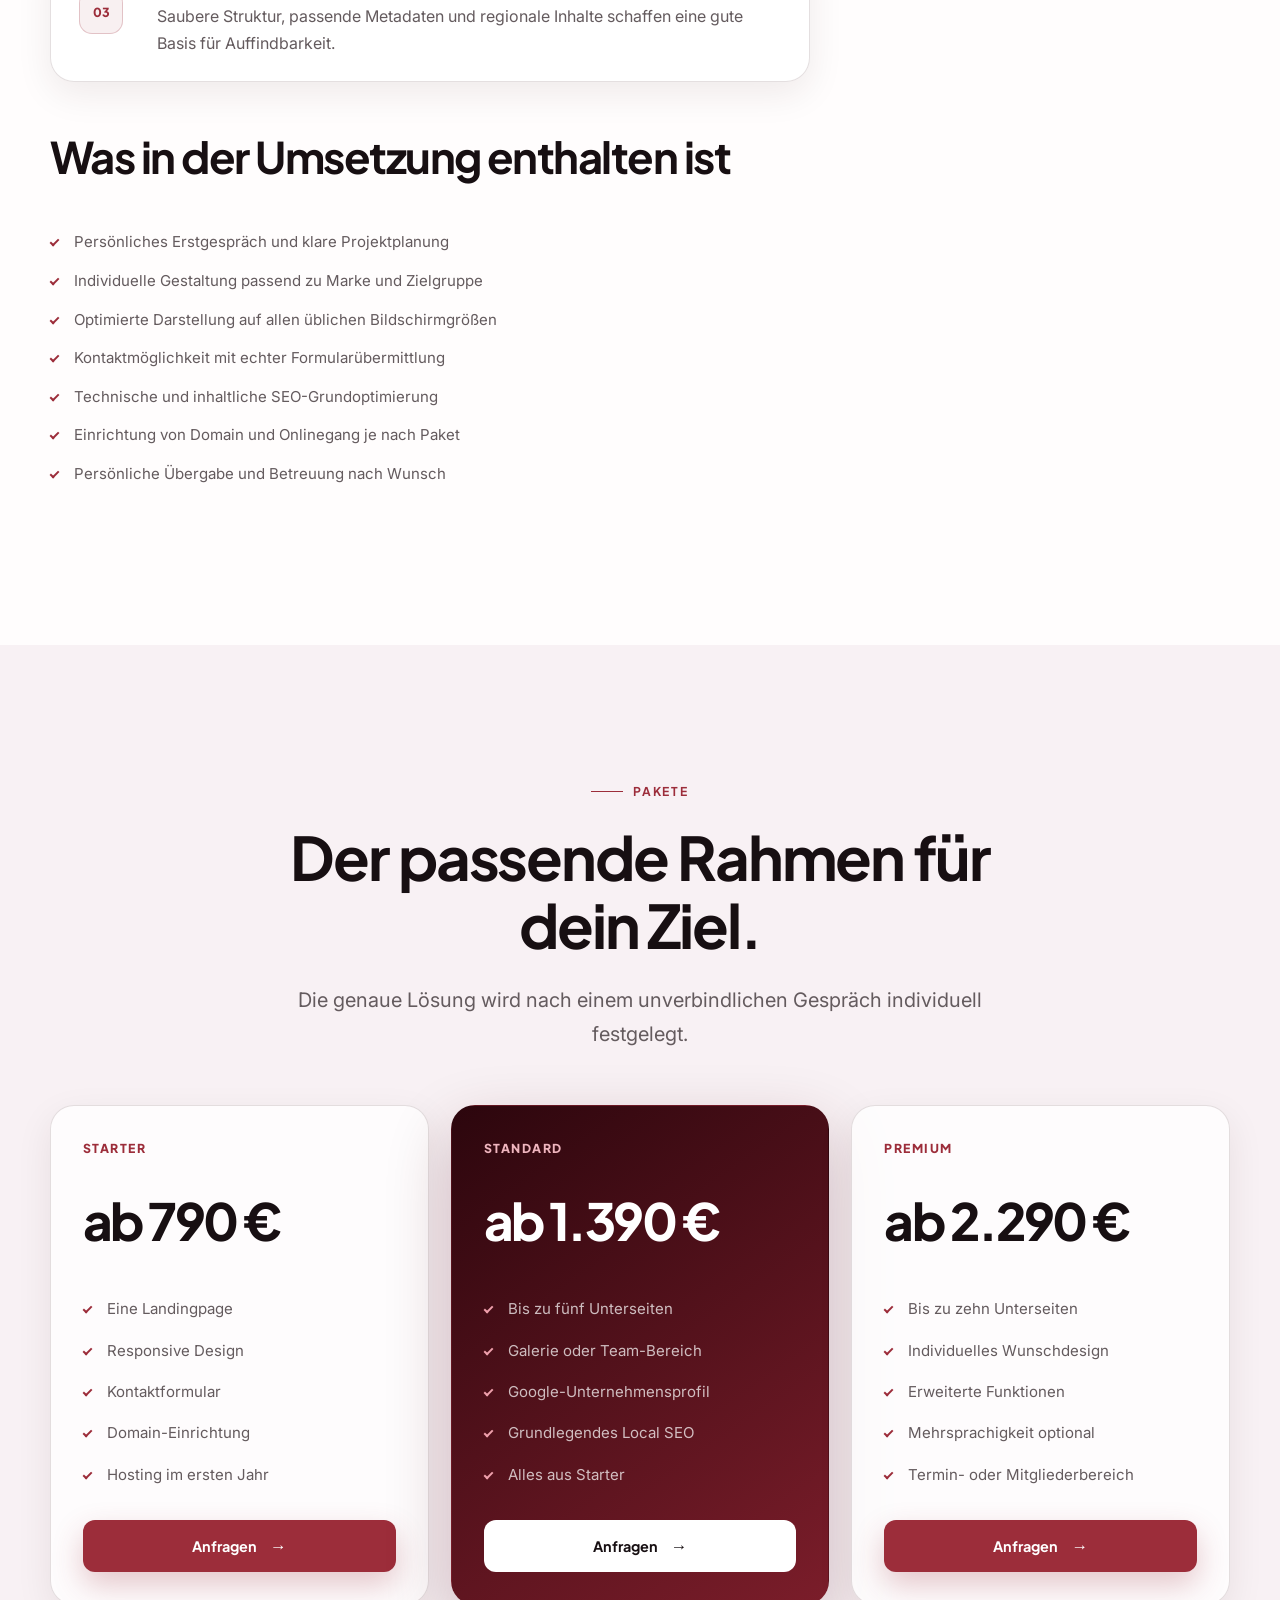
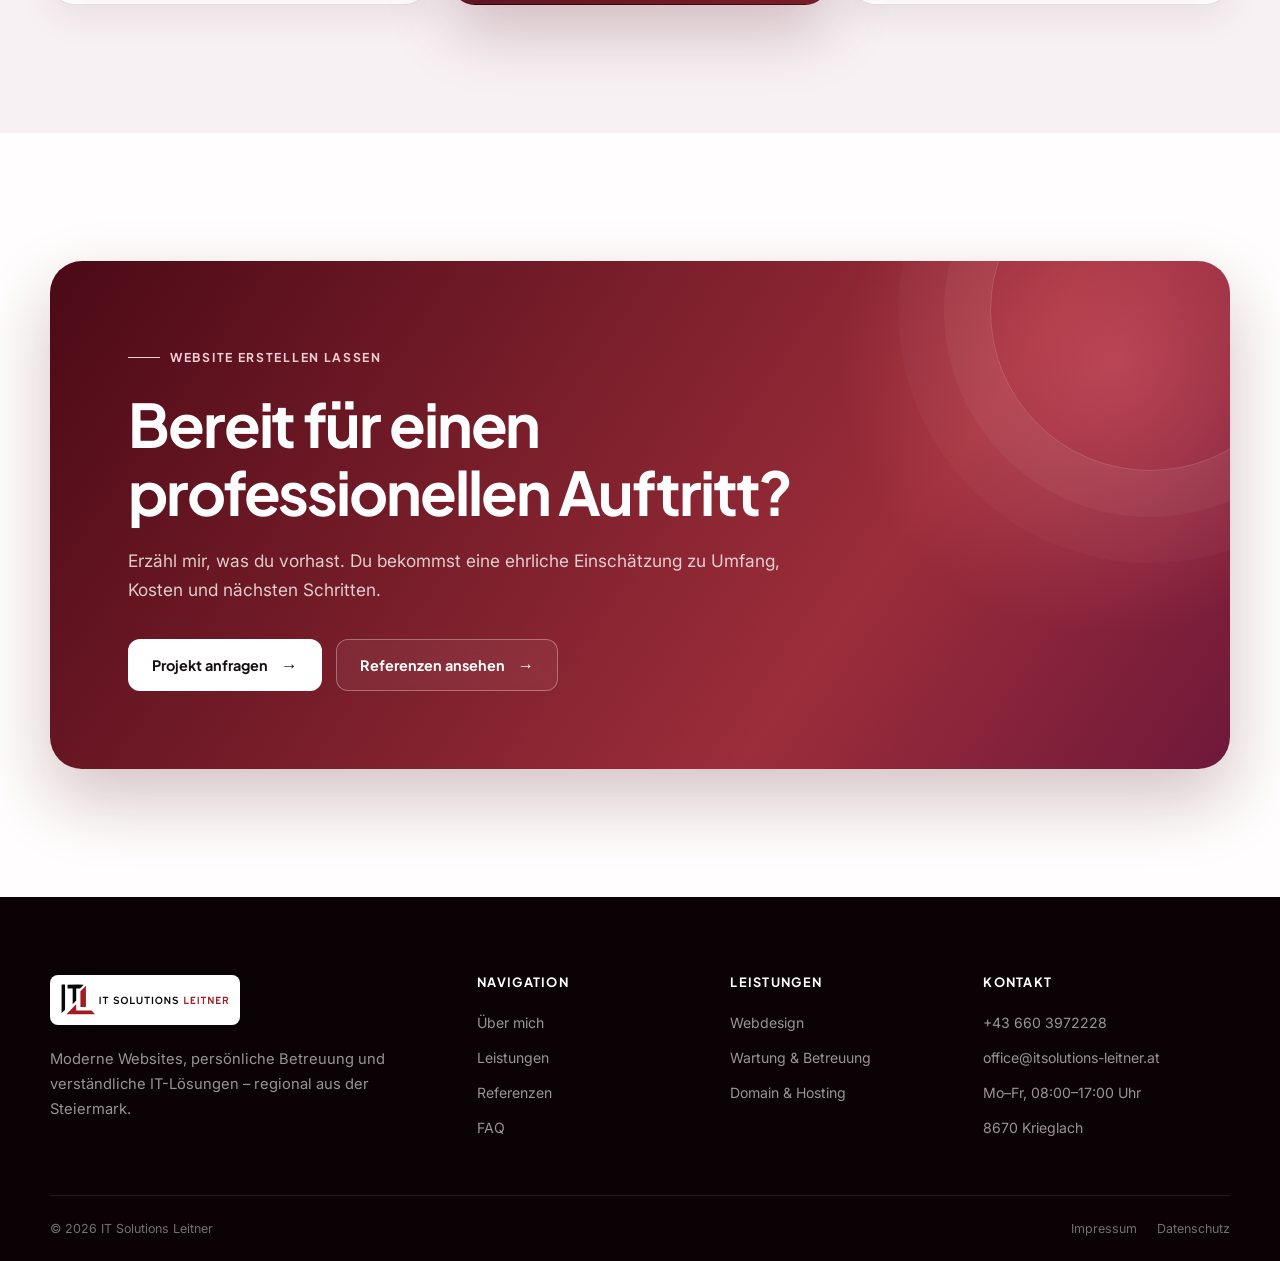
<file: webdesign.html>
<!doctype html>
<html lang="de">
  <head>
    <meta charset="utf-8" />
    <meta name="viewport" content="width=device-width, initial-scale=1" />
    <title>Webdesign Steiermark & Krieglach | IT Solutions Leitner</title>
    <meta
      name="description"
      content="Professionelle Websites für Unternehmen und Vereine in Krieglach, im Mürztal und der Steiermark. Individuell, responsive und SEO-freundlich."
    />
    <link rel="canonical" href="https://itsolutions-leitner.at/webdesign.html" />
    <meta property="og:title" content="Webdesign aus der Steiermark" />
    <meta
      property="og:description"
      content="Moderne Websites – persönlich geplant und technisch sauber umgesetzt."
    />
    <meta property="og:url" content="https://itsolutions-leitner.at/webdesign.html" />
    <meta property="og:type" content="website" />
    <meta name="theme-color" content="#270001" />
    <link rel="icon" href="images/it-solutions-logo.svg" type="image/svg+xml" />
    <link rel="stylesheet" href="css/style.css" />
  </head>
  <body>
    <a class="skip-link" href="#main-content">Direkt zum Inhalt</a>
    <div class="site-shell">
      <header class="site-header">
        <div class="container nav-wrap">
          <a class="brand-logo" href="index.html" aria-label="IT Solutions Leitner – Startseite"
            ><img src="images/it-solutions-logo.svg" alt="IT Solutions Leitner" /></a
          ><button
            class="menu-toggle"
            type="button"
            aria-expanded="false"
            aria-controls="site-navigation"
            aria-label="Menü öffnen"
          >
            <span></span><span></span><span></span>
          </button>
          <nav class="site-nav" id="site-navigation" aria-label="Hauptnavigation">
            <a href="index.html">Start</a><a href="ueber-uns.html">Über mich</a>
            <div class="nav-dropdown">
              <button type="button" aria-expanded="false">
                Leistungen <span class="nav-chevron"></span>
              </button>
              <div class="dropdown-menu">
                <a href="leistungen.html">Alle Leistungen</a
                ><a href="webdesign.html" aria-current="page">Webdesign</a
                ><a href="wartung-betreuung.html">Wartung & Betreuung</a
                ><a href="domain-hosting.html">Domain & Hosting</a>
              </div>
            </div>
            <a href="referenzen.html">Referenzen</a><a href="faq.html">FAQ</a
            ><a class="nav-cta" href="kontakt.html">Projekt anfragen</a>
          </nav>
        </div>
      </header>
      <main id="main-content">
        <section class="subhero">
          <div class="container">
            <nav class="breadcrumb" aria-label="Brotkrümelnavigation">
              <a href="index.html">Start</a><span>/</span><a href="leistungen.html">Leistungen</a
              ><span>/</span><span>Webdesign</span>
            </nav>
            <span class="eyebrow">Webdesign aus Krieglach</span>
            <h1>
              Eine Website, die professionell wirkt und <span class="text-brand">einfach funktioniert.</span>
            </h1>
            <p>
              Individuell gestaltet, für alle Geräte optimiert und klar auf die Menschen ausgerichtet, die du
              erreichen möchtest.
            </p>
            <div class="button-row">
              <a class="button button--primary" href="kontakt.html?leistung=Webdesign">Website anfragen</a>
            </div>
          </div>
        </section>
        <section class="section">
          <div class="container detail-layout">
            <div class="detail-main">
              <div class="stack reveal">
                <span class="eyebrow">Dein digitaler Auftritt</span>
                <h2>Mehr als nur eine schöne Oberfläche.</h2>
                <p class="text-lead">
                  Deine Website soll Vertrauen schaffen, dein Angebot verständlich erklären und Besuchern den
                  nächsten Schritt leicht machen.
                </p>
                <p>
                  Darum entstehen Struktur, Texte, Gestaltung und technische Umsetzung als stimmiges Ganzes.
                  Die Seite wird schnell, responsiv und suchmaschinenfreundlich aufgebaut – ohne unnötige
                  Technik oder laufende Plugin-Kosten.
                </p>
              </div>
              <div class="feature-grid feature-grid--rows">
                <article class="feature-card reveal">
                  <span class="card-index">01</span>
                  <h3>Individuelles Design</h3>
                  <p>
                    Farben, Typografie und Layout richten sich nach deinem Unternehmen und nicht nach einer
                    fertigen Standardvorlage.
                  </p>
                </article>
                <article class="feature-card reveal">
                  <span class="card-index">02</span>
                  <h3>Responsive & schnell</h3>
                  <p>
                    Deine Website funktioniert auf Smartphone, Tablet und Desktop und bleibt technisch
                    schlank.
                  </p>
                </article>
                <article class="feature-card reveal">
                  <span class="card-index">03</span>
                  <h3>SEO-Grundlage</h3>
                  <p>
                    Saubere Struktur, passende Metadaten und regionale Inhalte schaffen eine gute Basis für
                    Auffindbarkeit.
                  </p>
                </article>
              </div>
              <div class="stack reveal">
                <h2>Was in der Umsetzung enthalten ist</h2>
                <ul class="check-list">
                  <li>Persönliches Erstgespräch und klare Projektplanung</li>
                  <li>Individuelle Gestaltung passend zu Marke und Zielgruppe</li>
                  <li>Optimierte Darstellung auf allen üblichen Bildschirmgrößen</li>
                  <li>Kontaktmöglichkeit mit echter Formularübermittlung</li>
                  <li>Technische und inhaltliche SEO-Grundoptimierung</li>
                  <li>Einrichtung von Domain und Onlinegang je nach Paket</li>
                  <li>Persönliche Übergabe und Betreuung nach Wunsch</li>
                </ul>
              </div>
            </div>
            <aside class="detail-sidebar reveal">
              <h3>Webdesign auf einen Blick</h3>
              <ul>
                <li>Landingpage ab 790 €</li>
                <li>Mehrseitige Website ab 1.390 €</li>
                <li>Individuelle Lösungen ab 2.290 €</li>
                <li>Für Unternehmen, Vereine und Privatkunden</li>
                <li>Regional und österreichweit</li>
              </ul>
              <div class="button-row">
                <a class="button button--primary" href="kontakt.html?leistung=Webdesign"
                  >Unverbindlich anfragen</a
                >
              </div>
            </aside>
          </div>
        </section>
        <section class="section section--warm">
          <div class="container">
            <div class="section-heading centered reveal">
              <span class="eyebrow">Pakete</span>
              <h2>Der passende Rahmen für dein Ziel.</h2>
              <p class="text-lead">
                Die genaue Lösung wird nach einem unverbindlichen Gespräch individuell festgelegt.
              </p>
            </div>
            <div class="pricing-grid">
              <article class="price-card reveal">
                <span class="price-label">Starter</span>
                <div class="price">ab 790 €</div>
                <ul class="feature-list">
                  <li>Eine Landingpage</li>
                  <li>Responsive Design</li>
                  <li>Kontaktformular</li>
                  <li>Domain-Einrichtung</li>
                  <li>Hosting im ersten Jahr</li>
                </ul>
                <a class="button button--primary" href="kontakt.html?leistung=Starter">Anfragen</a>
              </article>
              <article class="price-card is-featured reveal">
                <span class="price-label">Standard</span>
                <div class="price">ab 1.390 €</div>
                <ul class="feature-list">
                  <li>Bis zu fünf Unterseiten</li>
                  <li>Galerie oder Team-Bereich</li>
                  <li>Google-Unternehmensprofil</li>
                  <li>Grundlegendes Local SEO</li>
                  <li>Alles aus Starter</li>
                </ul>
                <a class="button button--light" href="kontakt.html?leistung=Standard">Anfragen</a>
              </article>
              <article class="price-card reveal">
                <span class="price-label">Premium</span>
                <div class="price">ab 2.290 €</div>
                <ul class="feature-list">
                  <li>Bis zu zehn Unterseiten</li>
                  <li>Individuelles Wunschdesign</li>
                  <li>Erweiterte Funktionen</li>
                  <li>Mehrsprachigkeit optional</li>
                  <li>Termin- oder Mitgliederbereich</li>
                </ul>
                <a class="button button--primary" href="kontakt.html?leistung=Premium">Anfragen</a>
              </article>
            </div>
          </div>
        </section>
        <section class="section">
          <div class="container">
            <div class="cta-band reveal">
              <span class="eyebrow light-eyebrow">Website erstellen lassen</span>
              <h2>Bereit für einen professionellen Auftritt?</h2>
              <p>
                Erzähl mir, was du vorhast. Du bekommst eine ehrliche Einschätzung zu Umfang, Kosten und
                nächsten Schritten.
              </p>
              <div class="button-row">
                <a class="button button--light" href="kontakt.html?leistung=Webdesign">Projekt anfragen</a
                ><a class="button button--outline" href="referenzen.html">Referenzen ansehen</a>
              </div>
            </div>
          </div>
        </section>
      </main>
      <footer class="site-footer">
        <div class="container footer-main">
          <div class="footer-brand">
            <a href="index.html"><img src="images/it-solutions-logo.svg" alt="IT Solutions Leitner" /></a>
            <p>
              Moderne Websites, persönliche Betreuung und verständliche IT-Lösungen – regional aus der
              Steiermark.
            </p>
          </div>
          <div class="footer-column">
            <h2>Navigation</h2>
            <ul>
              <li><a href="ueber-uns.html">Über mich</a></li>
              <li><a href="leistungen.html">Leistungen</a></li>
              <li><a href="referenzen.html">Referenzen</a></li>
              <li><a href="faq.html">FAQ</a></li>
            </ul>
          </div>
          <div class="footer-column">
            <h2>Leistungen</h2>
            <ul>
              <li><a href="webdesign.html">Webdesign</a></li>
              <li><a href="wartung-betreuung.html">Wartung & Betreuung</a></li>
              <li><a href="domain-hosting.html">Domain & Hosting</a></li>
            </ul>
          </div>
          <div class="footer-column">
            <h2>Kontakt</h2>
            <ul>
              <li><a href="tel:+436603972228">+43 660 3972228</a></li>
              <li><a href="mailto:office@itsolutions-leitner.at">office@itsolutions-leitner.at</a></li>
              <li>Mo–Fr, 08:00–17:00 Uhr</li>
              <li>8670 Krieglach</li>
            </ul>
          </div>
        </div>
        <div class="container footer-bottom">
          <span>© <span data-current-year>2026</span> IT Solutions Leitner</span>
          <div class="footer-legal">
            <a href="impressum.html">Impressum</a><a href="datenschutz.html">Datenschutz</a>
          </div>
        </div>
      </footer>
    </div>
    <aside class="cookie-banner" aria-label="Datenschutz-Hinweis">
      <h2>Datenschutzfreundlich unterwegs</h2>
      <p>
        Diese Website verwendet keine Analyse- oder Marketing-Cookies.
        <a href="datenschutz.html">Mehr erfahren</a>.
      </p>
      <div class="cookie-actions">
        <button class="accept" type="button" data-cookie-accept>Verstanden</button>
      </div>
    </aside>
    <script src="js/script.js" defer></script>
  </body>
</html>
</file>
<file: css/style.css>
/* === 1. VARIABLEN & RESET === */
@font-face {
  font-family: "Plus Jakarta Sans";
  src: url("../fonts/plus-jakarta-sans.woff2") format("woff2");
  font-style: normal;
  font-weight: 200 800;
  font-display: swap;
}

@font-face {
  font-family: "Inter";
  src: url("../fonts/inter.woff2") format("woff2");
  font-style: normal;
  font-weight: 100 900;
  font-display: swap;
}

:root {
  --brand: #9c2d3a;
  --brand-dark: #721d29;
  --red-dark: #820a06;
  --red-bright: #b82106;
  --orange: #d13f2a;
  --violet: #8351a6;
  --ink: #170f12;
  --muted: #645b5e;
  --black: #030101;
  --black-red: #270001;
  --paper: #fffdfd;
  --warm: #f8f1f4;
  --warm-deep: #f1e2ea;
  --line: rgba(67, 31, 39, 0.14);
  --white-line: rgba(255, 255, 255, 0.16);
  --shadow: 0 24px 70px rgba(47, 7, 16, 0.1);
  --shadow-small: 0 12px 36px rgba(47, 7, 16, 0.08);
  --radius: 24px;
  --radius-small: 14px;
  --max-width: 1180px;
  --header-height: 84px;
}

*,
*::before,
*::after {
  box-sizing: border-box;
}

html {
  scroll-behavior: smooth;
  scroll-padding-top: 104px;
}

body {
  margin: 0;
  color: var(--ink);
  background: var(--paper);
  font-family: "Inter", Arial, sans-serif;
  font-size: 1rem;
  line-height: 1.7;
  -webkit-font-smoothing: antialiased;
}

body.menu-open {
  overflow: hidden;
}

img,
video {
  display: block;
  max-width: 100%;
}

a {
  color: inherit;
  text-decoration: none;
}

button,
input,
select,
textarea {
  color: inherit;
  font: inherit;
}

button,
a {
  -webkit-tap-highlight-color: transparent;
}

::selection {
  color: #fff;
  background: var(--brand);
}

:focus-visible {
  outline: 3px solid rgba(209, 63, 42, 0.7);
  outline-offset: 4px;
}

/* === 2. TYPOGRAFIE === */
h1,
h2,
h3,
h4 {
  margin: 0;
  font-family: "Plus Jakarta Sans", Arial, sans-serif;
  font-weight: 700;
  line-height: 1.13;
  letter-spacing: -0.035em;
}

h1 {
  font-size: clamp(2.8rem, 7vw, 6.35rem);
  max-width: 960px;
}

h2 {
  font-size: clamp(2.1rem, 4.7vw, 4.4rem);
  max-width: 820px;
}

h3 {
  font-size: clamp(1.3rem, 2vw, 1.75rem);
}

p {
  margin: 0;
}

.eyebrow {
  display: inline-flex;
  align-items: center;
  gap: 10px;
  margin-bottom: 22px;
  color: var(--brand);
  font-family: "Plus Jakarta Sans", Arial, sans-serif;
  font-size: 0.76rem;
  font-weight: 700;
  letter-spacing: 0.14em;
  text-transform: uppercase;
}

.eyebrow::before {
  width: 32px;
  height: 1px;
  background: currentColor;
  content: "";
}

.text-lead {
  max-width: 720px;
  color: var(--muted);
  font-size: clamp(1.05rem, 1.8vw, 1.25rem);
}

.text-brand {
  color: #e8a0aa;
}

.section-heading {
  display: grid;
  grid-template-columns: minmax(0, 1fr) minmax(280px, 0.6fr);
  gap: 50px;
  align-items: end;
  margin-bottom: 54px;
}

.section-heading .text-lead {
  justify-self: end;
}

.section-heading .heading-note {
  position: relative;
  max-width: 470px;
  padding: 22px 24px 22px 28px;
  border: 1px solid rgba(156, 45, 58, 0.14);
  border-radius: 0 18px 18px 0;
  background: linear-gradient(110deg, rgba(156, 45, 58, 0.075), rgba(255, 255, 255, 0.5));
  box-shadow: 0 16px 38px rgba(54, 10, 19, 0.06);
  font-size: 1rem;
}

.section-heading .heading-note::before {
  position: absolute;
  inset: 0 auto 0 0;
  width: 4px;
  border-radius: 4px;
  background: linear-gradient(var(--brand), #dc7b88);
  content: "";
}

.section--dark .section-heading .heading-note {
  color: rgba(255, 255, 255, 0.74);
  border-color: rgba(255, 255, 255, 0.13);
  background: linear-gradient(110deg, rgba(255, 255, 255, 0.08), rgba(255, 255, 255, 0.025));
  box-shadow: none;
}

.section-heading.centered {
  display: block;
  max-width: 820px;
  margin-right: auto;
  margin-left: auto;
  text-align: center;
}

.section-heading.centered h2,
.section-heading.centered .text-lead {
  margin-right: auto;
  margin-left: auto;
}

.section-heading.centered .text-lead {
  margin-top: 24px;
}

/* === 3. LAYOUT === */
.site-shell {
  min-height: 100vh;
  overflow: clip;
}

.container {
  width: min(calc(100% - 40px), var(--max-width));
  margin-inline: auto;
}

.section {
  position: relative;
  padding: clamp(84px, 10vw, 140px) 0;
}

.section--warm {
  background: var(--warm);
}

.section--dark {
  overflow: hidden;
  color: #fff;
  background:
    radial-gradient(circle at 10% 15%, rgba(156, 45, 58, 0.38), transparent 30%),
    radial-gradient(circle at 90% 90%, rgba(131, 81, 166, 0.18), transparent 34%),
    linear-gradient(145deg, var(--black) 0%, var(--black-red) 100%);
}

.section--dark::after,
.subhero::after {
  position: absolute;
  inset: 0;
  background-image:
    linear-gradient(rgba(255, 255, 255, 0.024) 1px, transparent 1px),
    linear-gradient(90deg, rgba(255, 255, 255, 0.024) 1px, transparent 1px);
  background-size: 56px 56px;
  content: "";
  pointer-events: none;
  mask-image: linear-gradient(to bottom, #000, transparent 85%);
}

.section--dark > .container,
.subhero > .container {
  position: relative;
  z-index: 1;
}

.section--dark .eyebrow,
.section--dark .text-lead {
  color: #e9ccd4;
}

.split {
  display: grid;
  grid-template-columns: repeat(2, minmax(0, 1fr));
  gap: clamp(48px, 7vw, 90px);
  align-items: center;
}

.stack {
  display: grid;
  gap: 24px;
}

.skip-link {
  position: fixed;
  z-index: 2000;
  top: 12px;
  left: 12px;
  padding: 10px 16px;
  border-radius: 9px;
  color: #fff;
  background: var(--brand);
  transform: translateY(-150%);
  transition: transform 0.2s ease;
}

.skip-link:focus {
  transform: translateY(0);
}

/* === 4. NAVIGATION === */
.site-header {
  position: absolute;
  z-index: 1000;
  top: 0;
  right: 0;
  left: 0;
  height: var(--header-height);
  color: #fff;
  transition: background 0.25s ease, box-shadow 0.25s ease, height 0.25s ease;
}

.site-header.is-scrolled {
  position: fixed;
  height: 70px;
  background: rgba(16, 5, 8, 0.94);
  box-shadow: 0 12px 35px rgba(0, 0, 0, 0.2);
  backdrop-filter: blur(16px);
}

.nav-wrap {
  display: flex;
  height: 100%;
  align-items: center;
  justify-content: space-between;
  gap: 28px;
}

.brand-logo {
  display: inline-flex;
  flex: 0 0 auto;
  align-items: center;
}

.brand-logo img {
  width: 184px;
  height: 46px;
  padding: 7px 9px;
  border-radius: 8px;
  background: #fff;
  object-fit: contain;
  object-position: left center;
}

.site-nav {
  display: flex;
  align-items: center;
  gap: 4px;
}

.site-nav > a,
.nav-dropdown > button {
  display: inline-flex;
  min-height: 42px;
  align-items: center;
  gap: 7px;
  padding: 0 13px;
  border: 0;
  border-radius: 9px;
  color: rgba(255, 255, 255, 0.86);
  background: transparent;
  font-size: 0.9rem;
  font-weight: 600;
  cursor: pointer;
  transition: color 0.2s ease, background 0.2s ease;
}

.site-nav > a:hover,
.site-nav > a[aria-current="page"],
.nav-dropdown > button:hover,
.nav-dropdown > button[aria-expanded="true"] {
  color: #fff;
  background: rgba(255, 255, 255, 0.09);
}

.nav-dropdown {
  position: relative;
}

.nav-chevron {
  width: 7px;
  height: 7px;
  border-right: 1.5px solid currentColor;
  border-bottom: 1.5px solid currentColor;
  transform: translateY(-2px) rotate(45deg);
  transition: transform 0.2s ease;
}

.nav-dropdown > button[aria-expanded="true"] .nav-chevron {
  transform: translateY(2px) rotate(225deg);
}

.dropdown-menu {
  position: absolute;
  top: calc(100% + 10px);
  left: 50%;
  display: grid;
  gap: 5px;
  width: 270px;
  padding: 9px;
  border: 1px solid rgba(255, 255, 255, 0.1);
  border-radius: 16px;
  background: rgba(20, 6, 10, 0.98);
  box-shadow: 0 25px 55px rgba(0, 0, 0, 0.35);
  opacity: 0;
  visibility: hidden;
  transform: translate(-50%, -7px);
  transition: opacity 0.2s ease, visibility 0.2s ease, transform 0.2s ease;
}

.nav-dropdown:hover .dropdown-menu,
.nav-dropdown:focus-within .dropdown-menu,
.nav-dropdown.is-open .dropdown-menu {
  opacity: 1;
  visibility: visible;
  transform: translate(-50%, 0);
}

.dropdown-menu a {
  padding: 11px 13px;
  border-radius: 9px;
  color: rgba(255, 255, 255, 0.8);
  font-size: 0.9rem;
  font-weight: 600;
}

.dropdown-menu a:hover,
.dropdown-menu a[aria-current="page"] {
  color: #fff;
  background: rgba(156, 45, 58, 0.3);
}

.dropdown-menu:hover a[aria-current="page"]:not(:hover) {
  color: rgba(255, 255, 255, 0.78);
  background: transparent;
  transition: none;
}

.menu-toggle {
  display: none;
  width: 48px;
  height: 48px;
  padding: 12px;
  border: 1px solid rgba(255, 255, 255, 0.2);
  border-radius: 12px;
  color: #fff;
  background: rgba(255, 255, 255, 0.06);
  cursor: pointer;
}

.menu-toggle span {
  display: block;
  width: 100%;
  height: 2px;
  margin: 5px 0;
  background: currentColor;
  transition: transform 0.2s ease, opacity 0.2s ease;
}

.menu-toggle[aria-expanded="true"] span:nth-child(1) {
  transform: translateY(7px) rotate(45deg);
}

.menu-toggle[aria-expanded="true"] span:nth-child(2) {
  opacity: 0;
}

.menu-toggle[aria-expanded="true"] span:nth-child(3) {
  transform: translateY(-7px) rotate(-45deg);
}

/* === 5. BUTTONS === */
.button-row {
  display: flex;
  flex-wrap: wrap;
  gap: 14px;
  margin-top: 34px;
}

.button {
  display: inline-flex;
  min-height: 52px;
  align-items: center;
  justify-content: center;
  gap: 13px;
  padding: 0 23px;
  border: 1px solid transparent;
  border-radius: 12px;
  font-family: "Plus Jakarta Sans", Arial, sans-serif;
  font-size: 0.9rem;
  font-weight: 700;
  cursor: pointer;
  transition: transform 0.2s ease, box-shadow 0.2s ease, background 0.2s ease, border-color 0.2s ease;
}

.button::after {
  font-size: 1.15em;
  line-height: 1;
  content: "→";
  transition: transform 0.2s ease;
}

.button:hover {
  transform: translateY(-2px);
}

.button:hover::after {
  transform: translateX(4px);
}

.button--primary {
  color: #fff;
  background: var(--brand);
  box-shadow: 0 13px 30px rgba(156, 45, 58, 0.26);
}

.button--primary:hover {
  background: var(--brand-dark);
  box-shadow: 0 17px 36px rgba(156, 45, 58, 0.34);
}

.button--light {
  color: var(--ink);
  background: #fff;
}

.button--outline {
  color: #fff;
  border-color: rgba(255, 255, 255, 0.32);
  background: rgba(255, 255, 255, 0.06);
  backdrop-filter: blur(8px);
}

.button--outline:hover {
  border-color: rgba(255, 255, 255, 0.58);
  background: rgba(255, 255, 255, 0.12);
}

.text-link {
  position: relative;
  display: inline-flex;
  align-items: center;
  gap: 11px;
  width: fit-content;
  padding: 4px 0 7px;
  color: var(--brand);
  font-weight: 700;
  transition: color 0.25s ease;
}

.text-link::before {
  position: absolute;
  right: 39px;
  bottom: 0;
  left: 0;
  height: 2px;
  border-radius: 2px;
  background: currentColor;
  content: "";
  opacity: 0.28;
  transform: scaleX(0.28);
  transform-origin: left;
  transition: opacity 0.3s ease, transform 0.3s ease;
}

.text-link::after {
  content: "";
  display: inline-grid;
  width: 28px;
  height: 28px;
  place-items: center;
  border: 1px solid rgba(156, 45, 58, 0.24);
  border-radius: 50%;
  background:
    linear-gradient(45deg, transparent 42%, currentColor 43% 57%, transparent 58%) calc(50% + 4px)
      calc(50% - 3px) / 7px 7px no-repeat,
    linear-gradient(-45deg, transparent 42%, currentColor 43% 57%, transparent 58%) calc(50% + 4px)
      calc(50% + 3px) / 7px 7px no-repeat,
    linear-gradient(currentColor, currentColor) center / 12px 2px no-repeat,
    rgba(156, 45, 58, 0.07);
  box-shadow: 0 0 0 0 rgba(156, 45, 58, 0.12);
  transition: color 0.25s ease, background 0.25s ease, box-shadow 0.25s ease, transform 0.3s ease;
}

.text-link:hover::before,
.text-link:focus-visible::before {
  opacity: 0.72;
  transform: scaleX(1);
}

.text-link:hover::after {
  color: #fff;
  background:
    linear-gradient(45deg, transparent 42%, currentColor 43% 57%, transparent 58%) calc(50% + 4px)
      calc(50% - 3px) / 7px 7px no-repeat,
    linear-gradient(-45deg, transparent 42%, currentColor 43% 57%, transparent 58%) calc(50% + 4px)
      calc(50% + 3px) / 7px 7px no-repeat,
    linear-gradient(currentColor, currentColor) center / 12px 2px no-repeat,
    var(--brand);
  box-shadow: 0 0 0 6px rgba(156, 45, 58, 0.09);
  transform: translateX(5px) rotate(-8deg);
}

/* === 6. HERO === */
.hero,
.subhero {
  position: relative;
  display: grid;
  overflow: hidden;
  color: #fff;
  background: var(--black);
}

.hero {
  min-height: max(720px, 94svh);
  align-items: end;
  padding: calc(var(--header-height) + 100px) 0 90px;
}

.hero-video,
.hero-overlay {
  position: absolute;
  inset: 0;
  width: 100%;
  height: 100%;
}

.hero-video {
  object-fit: cover;
  opacity: 0.78;
}

.hero-overlay {
  background:
    linear-gradient(90deg, rgba(3, 1, 1, 0.95) 0%, rgba(39, 0, 1, 0.69) 49%, rgba(3, 1, 1, 0.25) 100%),
    linear-gradient(0deg, rgba(3, 1, 1, 0.88) 0%, transparent 45%);
}

.hero .container {
  position: relative;
  z-index: 1;
}

.hero-copy {
  max-width: 980px;
}

.hero .eyebrow,
.subhero .eyebrow {
  color: #f0b9c3;
}

.hero p {
  max-width: 660px;
  margin-top: 26px;
  color: rgba(255, 255, 255, 0.78);
  font-size: clamp(1.08rem, 1.9vw, 1.28rem);
}

.hero-meta {
  display: flex;
  flex-wrap: wrap;
  gap: 26px;
  margin-top: 50px;
  color: rgba(255, 255, 255, 0.65);
  font-size: 0.83rem;
  font-weight: 600;
}

.hero-meta span {
  display: flex;
  align-items: center;
  gap: 10px;
}

.hero-meta span::before {
  width: 6px;
  height: 6px;
  border-radius: 50%;
  background: #d85c6b;
  box-shadow: 0 0 18px rgba(216, 92, 107, 0.85);
  content: "";
}

.subhero {
  min-height: 520px;
  align-items: end;
  padding: calc(var(--header-height) + 90px) 0 80px;
  background:
    radial-gradient(circle at 76% 35%, rgba(184, 33, 6, 0.34), transparent 20%),
    radial-gradient(circle at 16% 90%, rgba(131, 81, 166, 0.22), transparent 28%),
    linear-gradient(125deg, #030101 8%, #270001 57%, #160007 100%);
}

.subhero::before {
  position: absolute;
  top: 22%;
  right: 6%;
  width: clamp(220px, 29vw, 430px);
  height: clamp(220px, 29vw, 430px);
  border: 1px solid rgba(255, 255, 255, 0.09);
  border-radius: 50%;
  box-shadow:
    0 0 0 58px rgba(255, 255, 255, 0.025),
    0 0 0 116px rgba(255, 255, 255, 0.016);
  content: "";
  animation: pulse-ring 7s ease-in-out infinite;
}

.subhero h1 {
  max-width: 900px;
  font-size: clamp(2.6rem, 6vw, 5.5rem);
}

.subhero p {
  max-width: 690px;
  margin-top: 24px;
  color: rgba(255, 255, 255, 0.73);
  font-size: clamp(1.05rem, 1.8vw, 1.23rem);
}

.breadcrumb {
  display: none;
  flex-wrap: wrap;
  gap: 8px;
  margin-bottom: 30px;
  color: rgba(255, 255, 255, 0.56);
  font-size: 0.82rem;
}

.breadcrumb a:hover {
  color: #fff;
}

/* === 7. SECTIONS === */
.intro-grid {
  display: grid;
  grid-template-columns: 0.85fr 1.15fr;
  gap: clamp(50px, 8vw, 110px);
  align-items: start;
}

.intro-showcase {
  display: grid;
  grid-template-columns: minmax(0, 1.15fr) minmax(310px, 0.7fr);
  gap: clamp(44px, 7vw, 92px);
  align-items: center;
}

.intro-showcase__content h2 {
  max-width: 820px;
  margin-bottom: 30px;
  font-size: clamp(2.35rem, 4.6vw, 4.3rem);
}

.intro-showcase__content .intro-copy {
  max-width: 760px;
}

.intro-showcase__visual {
  position: relative;
  min-height: 520px;
  overflow: hidden;
  border-radius: 32px;
  background: var(--warm-deep);
  box-shadow: var(--shadow);
  isolation: isolate;
}

.intro-showcase__visual::after {
  position: absolute;
  inset: 0;
  z-index: 1;
  background: linear-gradient(180deg, transparent 55%, rgba(26, 4, 8, 0.78));
  content: "";
}

.intro-showcase__visual img {
  width: 100%;
  height: 100%;
  min-height: 520px;
  object-fit: cover;
  object-position: 52% center;
  transition: transform 0.7s cubic-bezier(0.2, 0.7, 0.2, 1);
}

.intro-showcase__visual:hover img {
  transform: scale(1.035);
}

.intro-showcase__visual figcaption {
  position: absolute;
  right: 24px;
  bottom: 24px;
  left: 24px;
  z-index: 2;
  padding: 18px 20px;
  border: 1px solid rgba(255, 255, 255, 0.2);
  border-radius: 16px;
  color: #fff;
  background: rgba(25, 5, 10, 0.34);
  backdrop-filter: blur(12px);
}

.intro-showcase__visual figcaption strong,
.intro-showcase__visual figcaption span {
  display: block;
}

.intro-showcase__visual figcaption span {
  margin-top: 3px;
  color: rgba(255, 255, 255, 0.7);
  font-size: 0.86rem;
}

.intro-grid h2 {
  position: sticky;
  top: 115px;
}

.intro-copy {
  display: grid;
  gap: 24px;
  color: var(--muted);
  font-size: 1.08rem;
}

.intro-copy strong {
  color: var(--ink);
}

.service-grid,
.value-grid,
.project-grid,
.process-grid,
.pricing-grid,
.feature-grid {
  display: grid;
  grid-template-columns: repeat(3, minmax(0, 1fr));
  gap: 22px;
}

.value-grid {
  grid-template-columns: repeat(3, minmax(0, 1fr));
}

.cta-band {
  position: relative;
  overflow: hidden;
  padding: clamp(52px, 7vw, 78px);
  border-radius: 32px;
  color: #fff;
  background:
    radial-gradient(circle at 90% 20%, rgba(216, 92, 107, 0.55), transparent 24%),
    linear-gradient(125deg, #4b0a16, #9c2d3a 68%, #6f183a);
  box-shadow: 0 30px 70px rgba(74, 7, 20, 0.24);
}

.cta-band::after {
  position: absolute;
  top: -110px;
  right: -80px;
  width: 320px;
  height: 320px;
  border: 1px solid rgba(255, 255, 255, 0.17);
  border-radius: 50%;
  box-shadow: 0 0 0 46px rgba(255, 255, 255, 0.04), 0 0 0 92px rgba(255, 255, 255, 0.025);
  content: "";
}

.cta-band > * {
  position: relative;
  z-index: 1;
}

.cta-band h2 {
  max-width: 760px;
}

.cta-band p {
  max-width: 660px;
  margin-top: 20px;
  color: rgba(255, 255, 255, 0.78);
  font-size: 1.08rem;
}

.detail-layout {
  display: grid;
  grid-template-columns: minmax(0, 1fr) 330px;
  gap: clamp(45px, 7vw, 90px);
  align-items: start;
}

.detail-main {
  display: grid;
  gap: 50px;
}

.detail-main h2 {
  font-size: clamp(1.8rem, 3.4vw, 3rem);
}

.detail-main p,
.legal-content p,
.legal-content li {
  color: var(--muted);
}

.detail-sidebar {
  position: sticky;
  top: 105px;
  padding: 28px;
  border: 1px solid var(--line);
  border-radius: var(--radius);
  background: var(--warm);
}

.detail-sidebar h3 {
  margin-bottom: 18px;
  font-size: 1.18rem;
}

.detail-sidebar ul {
  display: grid;
  gap: 12px;
  margin: 0;
  padding: 0;
  list-style: none;
}

.detail-sidebar li {
  display: flex;
  align-items: flex-start;
  gap: 11px;
  color: var(--muted);
  font-size: 0.94rem;
}

.detail-sidebar li::before {
  flex: 0 0 auto;
  width: 7px;
  height: 7px;
  margin-top: 9px;
  border-radius: 50%;
  background: var(--brand);
  content: "";
}

.legal-content {
  max-width: 850px;
}

.legal-content h2 {
  margin-top: 52px;
  margin-bottom: 18px;
  font-size: clamp(1.55rem, 3vw, 2.35rem);
}

.legal-content h3 {
  margin-top: 30px;
  margin-bottom: 12px;
  font-size: 1.25rem;
}

.legal-content p + p,
.legal-content ul + p,
.legal-content p + ul {
  margin-top: 16px;
}

.legal-content a {
  color: var(--brand);
  text-decoration: underline;
  text-underline-offset: 3px;
}

/* === 8. KOMPONENTEN (Cards, Team, FAQ etc.) === */
.service-card,
.value-card,
.process-card,
.price-card,
.feature-card {
  position: relative;
  overflow: hidden;
  padding: 32px;
  border: 1px solid var(--line);
  border-radius: var(--radius);
  background: rgba(255, 255, 255, 0.78);
  box-shadow: var(--shadow-small);
  transition: transform 0.25s ease, box-shadow 0.25s ease, border-color 0.25s ease;
}

.service-card:hover,
.value-card:hover,
.project-card:hover,
.price-card:hover,
.feature-card:hover {
  border-color: rgba(156, 45, 58, 0.3);
  box-shadow: var(--shadow), 0 0 42px rgba(156, 45, 58, 0.13);
  transform: translateY(-7px) scale(1.008);
}

.card-index {
  display: inline-flex;
  width: 44px;
  height: 44px;
  align-items: center;
  justify-content: center;
  margin-bottom: 32px;
  border: 1px solid rgba(156, 45, 58, 0.23);
  border-radius: 13px;
  color: var(--brand);
  background: rgba(156, 45, 58, 0.07);
  font-family: "Plus Jakarta Sans", Arial, sans-serif;
  font-size: 0.78rem;
  font-weight: 800;
}

.service-card p,
.value-card p,
.process-card p,
.feature-card p {
  margin: 15px 0 24px;
  color: var(--muted);
}

.service-card .text-link {
  margin-top: auto;
}

.service-card {
  display: flex;
  min-height: 360px;
  flex-direction: column;
}

.service-card::before,
.value-card::before,
.price-card::before,
.feature-card::before {
  position: absolute;
  top: -90px;
  right: -90px;
  width: 210px;
  height: 210px;
  border-radius: 50%;
  background: radial-gradient(circle, rgba(209, 63, 42, 0.19), transparent 68%);
  content: "";
  opacity: 0;
  pointer-events: none;
  transition: opacity 0.35s ease, transform 0.45s ease;
}

.service-card:hover::before,
.value-card:hover::before,
.price-card:hover::before,
.feature-card:hover::before {
  opacity: 1;
  transform: translate(-18px, 18px) scale(1.15);
}

.service-card::after {
  position: absolute;
  right: -45px;
  bottom: -45px;
  width: 125px;
  height: 125px;
  border: 1px solid rgba(156, 45, 58, 0.12);
  border-radius: 50%;
  box-shadow: 0 0 0 24px rgba(156, 45, 58, 0.03);
  content: "";
}

.section--dark .value-card,
.section--dark .process-card {
  border-color: var(--white-line);
  background: rgba(255, 255, 255, 0.055);
  box-shadow: none;
  backdrop-filter: blur(8px);
}

.section--dark .value-card p,
.section--dark .process-card p {
  color: rgba(255, 255, 255, 0.68);
}

.section--dark .value-card:hover {
  border-color: rgba(232, 160, 170, 0.5);
  background: rgba(255, 255, 255, 0.085);
  box-shadow: 0 20px 60px rgba(156, 45, 58, 0.2), inset 0 0 32px rgba(216, 92, 107, 0.06);
}

.value-mark {
  display: inline-flex;
  width: fit-content;
  align-items: center;
  gap: 9px;
  margin-bottom: 30px;
  color: #e8a0aa;
  font-family: "Plus Jakarta Sans", Arial, sans-serif;
  font-size: 0.73rem;
  font-weight: 800;
  letter-spacing: 0.12em;
  text-transform: uppercase;
}

.value-mark::before {
  width: 24px;
  height: 2px;
  border-radius: 2px;
  background: currentColor;
  box-shadow: 7px -5px 0 -0.5px rgba(232, 160, 170, 0.48);
  content: "";
  transition: width 0.3s ease, box-shadow 0.3s ease;
}

.value-card:hover .value-mark::before {
  width: 38px;
  box-shadow: 11px -6px 0 -0.5px rgba(232, 160, 170, 0.75);
}

.process-grid {
  counter-reset: process;
}

.process-card {
  counter-increment: process;
}

.process-card::before {
  display: block;
  margin-bottom: 42px;
  color: #d88d98;
  font-family: "Plus Jakarta Sans", Arial, sans-serif;
  font-size: 0.78rem;
  font-weight: 800;
  letter-spacing: 0.12em;
  content: "0" counter(process);
}

.process-timeline {
  position: relative;
  display: grid;
  grid-template-columns: repeat(3, minmax(0, 1fr));
  gap: 46px;
  padding-top: 30px;
}

.process-timeline::before {
  position: absolute;
  top: 8px;
  right: 10%;
  left: 10%;
  height: 2px;
  background: linear-gradient(90deg, rgba(156, 45, 58, 0.15), var(--brand), rgba(156, 45, 58, 0.15));
  content: "";
}

.process-timeline .process-card {
  overflow: visible;
  padding: 28px 8px 10px;
  border: 0;
  border-radius: 0;
  background: transparent;
  box-shadow: none;
}

.process-timeline .process-card::before {
  position: absolute;
  top: -29px;
  left: 50%;
  width: 15px;
  height: 15px;
  margin: 0;
  border: 4px solid var(--warm);
  border-radius: 50%;
  background: var(--brand);
  box-shadow: 0 0 0 6px rgba(156, 45, 58, 0.11), 0 0 28px rgba(156, 45, 58, 0.32);
  content: "";
  transform: translateX(-50%);
}

.process-label {
  display: inline-block;
  margin-bottom: 14px;
  color: var(--brand);
  font-size: 0.75rem;
  font-weight: 800;
  letter-spacing: 0.12em;
  text-transform: uppercase;
}

.process-timeline .process-card p {
  margin-bottom: 0;
}

.project-card {
  display: flex;
  flex-direction: column;
  overflow: hidden;
  border: 1px solid var(--line);
  border-radius: var(--radius);
  background: #fff;
  box-shadow: var(--shadow-small);
  transition: transform 0.25s ease, box-shadow 0.25s ease, border-color 0.25s ease;
}

.project-visual {
  position: relative;
  display: grid;
  min-height: 290px;
  place-items: center;
  overflow: hidden;
  color: rgba(255, 255, 255, 0.72);
  background:
    radial-gradient(circle at 75% 25%, rgba(209, 63, 42, 0.55), transparent 25%),
    radial-gradient(circle at 15% 80%, rgba(131, 81, 166, 0.45), transparent 28%),
    linear-gradient(135deg, #100407, #4a0c17);
  font-family: "Plus Jakarta Sans", Arial, sans-serif;
  font-size: 0.75rem;
  font-weight: 700;
  letter-spacing: 0.13em;
  text-transform: uppercase;
}

.project-visual::before {
  position: absolute;
  inset: 26px;
  border: 1px solid rgba(255, 255, 255, 0.16);
  border-radius: 14px;
  background:
    linear-gradient(rgba(255, 255, 255, 0.07) 1px, transparent 1px),
    linear-gradient(90deg, rgba(255, 255, 255, 0.07) 1px, transparent 1px);
  background-size: 28px 28px;
  content: "";
}

.project-visual span {
  z-index: 1;
  padding: 10px 14px;
  border: 1px solid rgba(255, 255, 255, 0.16);
  border-radius: 999px;
  background: rgba(0, 0, 0, 0.22);
  backdrop-filter: blur(8px);
}

.project-visual--image {
  padding: 18px;
  background: linear-gradient(145deg, #f8f1f4, #fff);
}

.project-visual--image::before {
  display: none;
}

.project-visual--image img {
  position: relative;
  z-index: 1;
  width: 100%;
  height: 100%;
  max-height: 330px;
  object-fit: contain;
  filter: drop-shadow(0 15px 22px rgba(38, 11, 16, 0.12));
  transition: transform 0.5s cubic-bezier(0.2, 0.7, 0.2, 1);
}

.project-card:hover .project-visual--image img {
  transform: scale(1.035);
}

.project-body {
  display: flex;
  flex: 1;
  flex-direction: column;
  padding: 28px;
}

.project-body h3 {
  min-height: 2.55em;
}

.project-meta {
  display: flex;
  gap: 12px;
  margin-bottom: 13px;
  color: var(--brand);
  font-size: 0.77rem;
  font-weight: 700;
  letter-spacing: 0.08em;
  text-transform: uppercase;
}

.project-body p {
  margin: 14px 0 22px;
  color: var(--muted);
}

.project-body .text-link {
  margin-top: auto;
}

.price-card {
  display: flex;
  min-height: 500px;
  flex-direction: column;
}

.price-card.is-featured {
  color: #fff;
  border-color: transparent;
  background: linear-gradient(145deg, #2c060d, #7b1d2a);
  box-shadow: 0 25px 65px rgba(75, 9, 21, 0.24);
}

.pricing-grid .price-card::before,
.pricing-grid .value-card::before {
  display: none;
}

.pricing-grid .price-card:hover,
.pricing-grid .value-card:hover {
  border-color: var(--line);
  box-shadow: 0 28px 58px rgba(47, 7, 16, 0.16);
  transform: translateY(-9px);
}

.pricing-grid .price-card.is-featured:hover {
  border-color: transparent;
  box-shadow: 0 34px 72px rgba(75, 9, 21, 0.32);
}

.price-label {
  color: var(--brand);
  font-family: "Plus Jakarta Sans", Arial, sans-serif;
  font-size: 0.77rem;
  font-weight: 800;
  letter-spacing: 0.12em;
  text-transform: uppercase;
}

.is-featured .price-label {
  color: #efb5be;
}

.price {
  margin: 18px 0 8px;
  font-family: "Plus Jakarta Sans", Arial, sans-serif;
  font-size: clamp(2rem, 4vw, 3.2rem);
  font-weight: 750;
  letter-spacing: -0.05em;
}

.price small {
  font-family: "Inter", Arial, sans-serif;
  font-size: 0.85rem;
  font-weight: 500;
  letter-spacing: 0;
}

.feature-list,
.check-list,
.contact-list {
  display: grid;
  gap: 13px;
  margin: 24px 0 30px;
  padding: 0;
  list-style: none;
}

.feature-list {
  flex: 1;
}

.feature-list li,
.check-list li {
  position: relative;
  padding-left: 24px;
  color: var(--muted);
  font-size: 0.94rem;
}

.feature-list li::before,
.check-list li::before {
  position: absolute;
  top: 10px;
  left: 0;
  width: 9px;
  height: 5px;
  border-bottom: 2px solid var(--brand);
  border-left: 2px solid var(--brand);
  content: "";
  transform: rotate(-45deg);
}

.is-featured .feature-list li {
  color: rgba(255, 255, 255, 0.72);
}

.is-featured .feature-list li::before {
  border-color: #efa0ac;
}

.section--dark .feature-list li,
.section--dark .check-list li {
  color: rgba(255, 255, 255, 0.86);
}

.section--dark .feature-list li::before,
.section--dark .check-list li::before {
  border-color: #fff;
}

.feature-grid--rows {
  grid-template-columns: 1fr;
  gap: 14px;
}

.feature-grid--rows .feature-card {
  display: grid;
  grid-template-columns: 58px minmax(0, 1fr);
  column-gap: 20px;
  align-items: center;
  padding: 24px 28px;
}

.feature-grid--rows .card-index {
  grid-row: 1 / span 2;
  margin: 0;
}

.feature-grid--rows .feature-card h3,
.feature-grid--rows .feature-card p {
  grid-column: 2;
}

.feature-grid--rows .feature-card p {
  margin: 7px 0 0;
}

.faq-list {
  display: grid;
  max-width: 880px;
  gap: 12px;
  margin: 0 auto;
}

.faq-item {
  overflow: hidden;
  border: 1px solid var(--line);
  border-radius: 17px;
  background: #fff;
  box-shadow: 0 8px 26px rgba(45, 8, 16, 0.045);
  transition:
    border-color 0.25s ease,
    box-shadow 0.25s ease,
    transform 0.25s ease;
}

.faq-item:hover {
  border-color: rgba(156, 45, 58, 0.25);
  box-shadow: 0 12px 32px rgba(45, 8, 16, 0.07);
}

.faq-item.is-open {
  border-color: rgba(156, 45, 58, 0.38);
  box-shadow: 0 16px 42px rgba(74, 9, 22, 0.11);
}

.faq-question {
  display: flex;
  width: 100%;
  align-items: center;
  justify-content: space-between;
  gap: 20px;
  padding: 23px 25px;
  border: 0;
  background: transparent;
  font-family: "Plus Jakarta Sans", Arial, sans-serif;
  font-size: 1rem;
  font-weight: 700;
  text-align: left;
  cursor: pointer;
  transition:
    color 0.2s ease,
    background 0.2s ease;
}

.faq-question:hover,
.faq-question[aria-expanded="true"] {
  color: var(--brand);
  background: linear-gradient(90deg, rgba(156, 45, 58, 0.055), transparent 72%);
}

.faq-question::after {
  display: inline-flex;
  width: 34px;
  height: 34px;
  flex: 0 0 auto;
  align-items: center;
  justify-content: center;
  border: 1px solid rgba(156, 45, 58, 0.2);
  border-radius: 50%;
  color: var(--brand);
  background:
    linear-gradient(var(--brand), var(--brand)) center / 12px 2px no-repeat,
    linear-gradient(var(--brand), var(--brand)) center / 2px 12px no-repeat,
    rgba(156, 45, 58, 0.065);
  content: "";
  transition:
    color 0.25s ease,
    background 0.25s ease,
    border-color 0.25s ease,
    transform 0.25s ease;
}

.faq-question[aria-expanded="true"]::after {
  border-color: var(--brand);
  background:
    linear-gradient(#fff, #fff) center / 12px 2px no-repeat,
    linear-gradient(#fff, #fff) center / 2px 12px no-repeat,
    var(--brand);
  transform: rotate(45deg);
}

.faq-answer {
  display: grid;
  grid-template-rows: 0fr;
  visibility: hidden;
  transition:
    grid-template-rows 0.32s ease,
    visibility 0.32s ease;
}

.faq-answer > div {
  min-height: 0;
  overflow: hidden;
}

.faq-answer p {
  margin: 0;
  padding: 0 25px 23px;
  color: var(--muted);
  opacity: 0;
  transform: translateY(-7px);
  transition:
    opacity 0.22s ease,
    transform 0.28s ease;
}

.faq-item.is-open .faq-answer {
  grid-template-rows: 1fr;
  visibility: visible;
}

.faq-item.is-open .faq-answer p {
  opacity: 1;
  transform: translateY(0);
}

.owner-card {
  position: relative;
  min-height: 500px;
  overflow: hidden;
  border-radius: 32px;
  background:
    radial-gradient(circle at 80% 20%, rgba(209, 63, 42, 0.52), transparent 24%),
    radial-gradient(circle at 20% 90%, rgba(131, 81, 166, 0.4), transparent 25%),
    linear-gradient(145deg, #090203, #4a0814);
  box-shadow: var(--shadow);
}

.owner-photo {
  width: 100%;
  height: 100%;
  min-height: 500px;
  object-fit: cover;
  object-position: center 28%;
  transition: transform 0.6s ease;
}

.owner-card:hover .owner-photo {
  transform: scale(1.025);
}

.owner-card:has(.owner-photo)::before,
.owner-card:has(.owner-photo)::after {
  display: none;
}

.owner-card::before,
.owner-card::after {
  position: absolute;
  border: 1px solid rgba(255, 255, 255, 0.12);
  border-radius: 50%;
  content: "";
}

.owner-card::before {
  top: 60px;
  right: -60px;
  width: 300px;
  height: 300px;
}

.owner-card::after {
  bottom: -130px;
  left: -80px;
  width: 350px;
  height: 350px;
}

.owner-placeholder,
.owner-caption {
  position: absolute;
  right: 32px;
  bottom: 32px;
  left: 32px;
  z-index: 1;
  padding: 22px;
  border: 1px solid rgba(255, 255, 255, 0.14);
  border-radius: 17px;
  color: rgba(255, 255, 255, 0.72);
  background: rgba(0, 0, 0, 0.22);
  font-size: 0.84rem;
  backdrop-filter: blur(12px);
}

.owner-caption strong {
  color: #fff;
  font-size: 1rem;
}

.owner-feature {
  display: grid;
  grid-template-columns: minmax(340px, 0.82fr) minmax(0, 1.18fr);
  gap: clamp(48px, 7vw, 92px);
  align-items: stretch;
}

.owner-feature .owner-card {
  min-height: 560px;
}

.owner-feature .owner-photo {
  min-height: 560px;
}

.owner-story-copy {
  display: grid;
  align-content: center;
  gap: 26px;
  padding: 28px 0;
}

.owner-story-copy h2 {
  max-width: 650px;
  margin-top: 5px;
}

.owner-story-copy .text-lead {
  max-width: 680px;
}

.owner-story-body {
  display: grid;
  gap: 18px;
  max-width: 700px;
  padding-left: 24px;
  border-left: 3px solid var(--brand);
}

.owner-story-body p {
  color: var(--muted);
}

.owner-highlights {
  grid-column: 1 / -1;
  display: grid;
  grid-template-columns: repeat(4, minmax(0, 1fr));
  gap: 0;
  margin-top: 2px;
  padding: 27px 18px;
  overflow: hidden;
  border-radius: 24px;
  color: #fff;
  background:
    radial-gradient(circle at 12% 10%, rgba(216, 92, 107, 0.2), transparent 28%),
    linear-gradient(120deg, #1d0509, #5d111f 72%, #771f2d);
  box-shadow: 0 24px 58px rgba(57, 7, 17, 0.18);
}

.owner-highlights .fact {
  padding: 5px 24px;
  border: 0;
  border-right: 1px solid rgba(255, 255, 255, 0.15);
  border-radius: 0;
  background: transparent;
}

.owner-highlights .fact:last-child {
  border-right: 0;
}

.owner-highlights .fact strong {
  color: #fff;
  font-size: 1.35rem;
}

.owner-highlights .fact span {
  color: rgba(255, 255, 255, 0.62);
}

.project-values {
  gap: 16px;
}

.project-values .feature-card {
  grid-template-columns: 128px minmax(0, 1fr);
}

.project-values .value-mark {
  grid-row: 1 / span 2;
  align-self: center;
  margin: 0;
  color: var(--brand);
}

.project-values .value-mark::before {
  background: var(--brand);
  box-shadow: 7px -5px 0 -0.5px rgba(156, 45, 58, 0.35);
}

.fact-grid {
  display: grid;
  grid-template-columns: repeat(2, minmax(0, 1fr));
  gap: 14px;
}

.fact {
  padding: 20px;
  border: 1px solid var(--line);
  border-radius: 15px;
  background: #fff;
}

.fact strong {
  display: block;
  color: var(--brand);
  font-family: "Plus Jakarta Sans", Arial, sans-serif;
  font-size: 1.2rem;
}

.fact span {
  color: var(--muted);
  font-size: 0.85rem;
}

.contact-grid {
  display: grid;
  grid-template-columns: 0.75fr 1.25fr;
  gap: clamp(44px, 7vw, 90px);
  align-items: start;
}

.contact-list li {
  padding-bottom: 18px;
  border-bottom: 1px solid var(--line);
}

.contact-list span {
  display: block;
  color: var(--muted);
  font-size: 0.78rem;
  font-weight: 700;
  letter-spacing: 0.08em;
  text-transform: uppercase;
}

.contact-list a,
.contact-list strong {
  display: inline-block;
  margin-top: 4px;
  font-weight: 700;
}

.contact-list a {
  position: relative;
  color: var(--ink);
  transition: color 0.25s ease, transform 0.25s ease;
}

.contact-list a::after {
  position: absolute;
  right: 0;
  bottom: -3px;
  left: 0;
  height: 2px;
  border-radius: 2px;
  background: var(--brand);
  content: "";
  transform: scaleX(0);
  transform-origin: left;
  transition: transform 0.25s ease;
}

.contact-list a:hover,
.contact-list a:focus-visible {
  color: var(--brand);
  transform: translateX(4px);
}

.contact-list a:hover::after,
.contact-list a:focus-visible::after {
  transform: scaleX(1);
}

.required-mark {
  color: var(--brand);
  font-weight: 800;
}

.contact-form {
  padding: clamp(28px, 4vw, 46px);
  border: 1px solid var(--line);
  border-radius: 28px;
  background: #fff;
  box-shadow: var(--shadow);
}

.form-grid {
  display: grid;
  grid-template-columns: repeat(2, minmax(0, 1fr));
  gap: 20px;
}

.field {
  display: grid;
  gap: 8px;
}

.field--full {
  grid-column: 1 / -1;
}

.field label,
.field-label {
  font-size: 0.83rem;
  font-weight: 700;
}

.field input,
.field select,
.field textarea {
  width: 100%;
  min-height: 52px;
  padding: 12px 14px;
  border: 1px solid rgba(67, 31, 39, 0.2);
  border-radius: 11px;
  background: #fffdfd;
  outline: none;
  transition: border-color 0.2s ease, box-shadow 0.2s ease;
}

.field textarea {
  min-height: 150px;
  resize: vertical;
}

.field input:focus,
.field select:focus,
.field textarea:focus {
  border-color: var(--brand);
  box-shadow: 0 0 0 4px rgba(156, 45, 58, 0.1);
}

.checkbox-field {
  display: flex;
  grid-column: 1 / -1;
  align-items: flex-start;
  gap: 11px;
  color: var(--muted);
  font-size: 0.85rem;
}

.checkbox-field input {
  width: 18px;
  height: 18px;
  flex: 0 0 auto;
  margin-top: 4px;
  accent-color: var(--brand);
}

.checkbox-field a {
  color: var(--brand);
  text-decoration: underline;
  text-underline-offset: 2px;
}

.form-status {
  display: none;
  grid-column: 1 / -1;
  padding: 13px 15px;
  border-radius: 10px;
  font-size: 0.9rem;
}

.form-status.is-visible {
  display: block;
}

.form-status.is-success {
  color: #194f2d;
  background: #e9f7ee;
}

.form-status.is-error {
  color: #7c1624;
  background: #fae9ec;
}

.social-placeholder {
  display: flex;
  flex-wrap: wrap;
  gap: 10px;
  margin-top: 26px;
}

.social-placeholder span {
  padding: 8px 12px;
  border: 1px solid var(--line);
  border-radius: 999px;
  color: var(--muted);
  font-size: 0.76rem;
  font-weight: 700;
}

.cookie-banner {
  position: fixed;
  z-index: 1500;
  bottom: 0;
  left: 50%;
  display: none;
  width: min(820px, calc(100% - 32px));
  padding: 16px 18px;
  border: 1px solid rgba(255, 255, 255, 0.14);
  border-radius: 18px 18px 0 0;
  color: #fff;
  background: rgba(24, 6, 10, 0.97);
  box-shadow: 0 25px 70px rgba(0, 0, 0, 0.32);
  backdrop-filter: blur(14px);
  transform: translateX(-50%);
}

.cookie-banner.is-visible {
  display: grid;
  grid-template-columns: minmax(0, 1fr) auto;
  column-gap: 24px;
  align-items: center;
}

.cookie-banner h2 {
  font-size: 1.12rem;
}

.cookie-banner p {
  margin: 6px 0 0;
  color: rgba(255, 255, 255, 0.68);
  font-size: 0.82rem;
  line-height: 1.55;
}

.cookie-banner a {
  text-decoration: underline;
  text-underline-offset: 2px;
}

.cookie-actions {
  display: flex;
  flex-wrap: wrap;
  gap: 9px;
}

.cookie-banner .cookie-actions {
  grid-column: 2;
  grid-row: 1 / span 2;
}

.cookie-actions button {
  min-height: 40px;
  padding: 0 15px;
  border: 1px solid rgba(255, 255, 255, 0.2);
  border-radius: 9px;
  color: #fff;
  background: transparent;
  font-size: 0.78rem;
  font-weight: 700;
  cursor: pointer;
}

.cookie-actions .accept {
  border-color: var(--brand);
  background: var(--brand);
}

/* === 9. FOOTER === */
.site-footer {
  color: #fff;
  background: #0a0204;
}

.footer-main {
  display: grid;
  grid-template-columns: 1.3fr 0.7fr 0.7fr 0.85fr;
  gap: 50px;
  padding: 78px 0 55px;
}

.footer-brand img {
  width: 190px;
  height: 50px;
  padding: 7px 9px;
  border-radius: 8px;
  background: #fff;
  object-fit: contain;
  object-position: left;
}

.footer-brand p {
  max-width: 350px;
  margin-top: 22px;
  color: rgba(255, 255, 255, 0.58);
  font-size: 0.92rem;
}

.footer-column h2 {
  margin-bottom: 22px;
  font-size: 0.8rem;
  letter-spacing: 0.1em;
  text-transform: uppercase;
}

.footer-column ul {
  display: grid;
  gap: 11px;
  margin: 0;
  padding: 0;
  list-style: none;
}

.footer-column a,
.footer-column li {
  color: rgba(255, 255, 255, 0.58);
  font-size: 0.88rem;
}

.footer-column a:hover {
  color: #fff;
}

.footer-bottom {
  display: flex;
  align-items: center;
  justify-content: space-between;
  gap: 20px;
  padding: 22px 0;
  border-top: 1px solid rgba(255, 255, 255, 0.09);
  color: rgba(255, 255, 255, 0.43);
  font-size: 0.78rem;
}

.footer-legal {
  display: flex;
  flex-wrap: wrap;
  gap: 20px;
}

.footer-legal a:hover {
  color: #fff;
}

.light-eyebrow {
  color: #f5ced4 !important;
}

.price-note {
  margin: 30px auto 0;
  font-size: 0.9rem;
  text-align: center;
}

.project-visual--large {
  min-height: clamp(380px, 55vw, 650px);
  border-radius: 30px;
  box-shadow: var(--shadow);
}

.form-intro {
  margin: 13px 0 28px;
  color: var(--muted);
}

.legal-source {
  margin-top: 50px !important;
  padding-top: 20px;
  border-top: 1px solid var(--line);
  font-size: 0.85rem;
}

.not-found {
  display: grid;
  min-height: 100svh;
  align-items: center;
  color: #fff;
  background:
    radial-gradient(circle at 80% 20%, rgba(209, 63, 42, 0.48), transparent 24%),
    radial-gradient(circle at 15% 85%, rgba(131, 81, 166, 0.35), transparent 28%),
    linear-gradient(135deg, #030101, #270001);
}

.not-found .container {
  padding-top: 55px;
  padding-bottom: 55px;
}

.not-found-logo {
  margin-bottom: 90px;
}

.not-found h1 {
  max-width: 720px;
}

.not-found p {
  max-width: 560px;
  margin-top: 22px;
  color: rgba(255, 255, 255, 0.68);
  font-size: 1.1rem;
}

.project-showcase {
  display: grid;
  gap: clamp(28px, 5vw, 60px);
}

.browser-frame {
  position: relative;
  display: block;
  overflow: hidden;
  padding-top: 34px;
  border: 1px solid rgba(67, 31, 39, 0.16);
  border-radius: 20px;
  background: #f5eff1;
  box-shadow: 0 18px 48px rgba(48, 10, 18, 0.11);
  cursor: zoom-in;
  transition: border-color 0.3s ease, box-shadow 0.3s ease, transform 0.35s ease;
}

.browser-frame:hover,
.browser-frame:focus-visible {
  border-color: rgba(156, 45, 58, 0.34);
  box-shadow: 0 28px 70px rgba(78, 12, 26, 0.17), 0 0 45px rgba(156, 45, 58, 0.1);
  transform: translateY(-7px);
}

.browser-frame__bar {
  position: absolute;
  top: 0;
  right: 0;
  left: 0;
  display: flex;
  height: 34px;
  align-items: center;
  gap: 6px;
  padding: 0 13px;
  border-bottom: 1px solid rgba(67, 31, 39, 0.1);
  background: #fff;
}

.browser-frame__bar i {
  width: 8px;
  height: 8px;
  border-radius: 50%;
  background: rgba(156, 45, 58, 0.28);
}

.browser-frame__bar i:nth-child(2) {
  background: rgba(209, 63, 42, 0.4);
}

.browser-frame__bar i:nth-child(3) {
  background: rgba(131, 81, 166, 0.36);
}

.browser-frame img {
  display: block;
  width: 100%;
  transition: transform 0.55s cubic-bezier(0.2, 0.7, 0.2, 1);
}

.browser-frame:hover img {
  transform: scale(1.012);
}

.browser-frame.is-placeholder,
.phone-mockup.is-placeholder {
  cursor: default;
}

.project-shot-placeholder {
  position: relative;
  display: grid;
  aspect-ratio: 16 / 9;
  min-height: 260px;
  place-content: center;
  overflow: hidden;
  padding: 30px;
  color: #fff;
  background:
    radial-gradient(circle at 82% 18%, rgba(209, 63, 42, 0.34), transparent 25%),
    radial-gradient(circle at 16% 84%, rgba(131, 81, 166, 0.3), transparent 28%),
    linear-gradient(145deg, #100407, #3d0b13);
  text-align: center;
}

.project-shot-placeholder::before {
  position: absolute;
  inset: 22px;
  border: 1px solid rgba(255, 255, 255, 0.12);
  border-radius: 13px;
  background:
    linear-gradient(rgba(255, 255, 255, 0.045) 1px, transparent 1px),
    linear-gradient(90deg, rgba(255, 255, 255, 0.045) 1px, transparent 1px);
  background-size: 28px 28px;
  content: "";
}

.project-shot-placeholder > * {
  position: relative;
  z-index: 1;
}

.project-shot-placeholder span,
.project-shot-placeholder small {
  color: rgba(255, 255, 255, 0.58);
  font-size: 0.73rem;
  font-weight: 700;
  letter-spacing: 0.11em;
  text-transform: uppercase;
}

.project-shot-placeholder strong {
  margin: 8px 0;
  font-family: "Plus Jakarta Sans", Arial, sans-serif;
  font-size: clamp(1.65rem, 3vw, 2.8rem);
}

.project-shot-placeholder--hero {
  aspect-ratio: 21 / 9;
  min-height: clamp(340px, 43vw, 570px);
}

.project-shot-placeholder--closing {
  min-height: clamp(300px, 42vw, 520px);
}

.desktop-shot-grid {
  display: grid;
  grid-template-columns: repeat(2, minmax(0, 1fr));
  gap: 24px;
}

.desktop-shot-grid .browser-frame img {
  aspect-ratio: 16 / 9;
  object-fit: cover;
  object-position: top;
}

.mobile-shot-stage {
  position: relative;
  display: grid;
  grid-template-columns: minmax(180px, 0.65fr) minmax(240px, 0.9fr) minmax(180px, 0.65fr);
  gap: clamp(22px, 5vw, 62px);
  align-items: center;
  padding: clamp(34px, 6vw, 70px);
  overflow: hidden;
  border-radius: 32px;
  background:
    radial-gradient(circle at 10% 20%, rgba(216, 92, 107, 0.24), transparent 26%),
    radial-gradient(circle at 90% 80%, rgba(131, 81, 166, 0.22), transparent 28%),
    linear-gradient(135deg, #180509, #3b0912);
  box-shadow: var(--shadow);
}

.phone-mockup {
  position: relative;
  display: block;
  padding: 18px 8px 12px;
  border: 2px solid rgba(255, 255, 255, 0.32);
  border-radius: 34px;
  background: #080808;
  box-shadow: 0 24px 50px rgba(0, 0, 0, 0.38);
  cursor: zoom-in;
  transition: transform 0.35s ease, box-shadow 0.35s ease;
}

.phone-mockup--left {
  transform: rotate(-4deg);
}

.phone-mockup--right {
  transform: rotate(4deg);
}

.phone-mockup--left:hover {
  box-shadow: 0 30px 65px rgba(0, 0, 0, 0.48), 0 0 42px rgba(216, 92, 107, 0.2);
  transform: rotate(-2deg) translateY(-8px);
}

.phone-mockup--right:hover {
  box-shadow: 0 30px 65px rgba(0, 0, 0, 0.48), 0 0 42px rgba(216, 92, 107, 0.2);
  transform: rotate(2deg) translateY(-8px);
}

.phone-mockup__speaker {
  position: absolute;
  top: 7px;
  left: 50%;
  width: 34px;
  height: 3px;
  border-radius: 3px;
  background: rgba(255, 255, 255, 0.36);
  transform: translateX(-50%);
}

.phone-mockup__screen {
  display: block;
  aspect-ratio: 9 / 18;
  overflow: hidden;
  border-radius: 23px;
  background: #261f1b;
}

.phone-mockup__screen img {
  width: 100%;
  height: 100%;
  object-fit: cover;
  object-position: top;
}

.phone-shot-placeholder {
  display: grid;
  width: 100%;
  height: 100%;
  place-content: center;
  padding: 18px;
  color: #fff;
  background:
    radial-gradient(circle at 70% 18%, rgba(209, 63, 42, 0.34), transparent 28%),
    linear-gradient(165deg, #2b1014, #100608 72%);
  text-align: center;
}

.phone-shot-placeholder::before {
  width: 34px;
  height: 2px;
  margin: 0 auto 18px;
  border-radius: 2px;
  background: #d88d98;
  box-shadow: 9px -6px 0 -0.5px rgba(216, 141, 152, 0.5);
  content: "";
}

.phone-shot-placeholder strong,
.phone-shot-placeholder small {
  display: block;
}

.phone-shot-placeholder strong {
  font-family: "Plus Jakarta Sans", Arial, sans-serif;
  font-size: clamp(1rem, 2vw, 1.4rem);
}

.phone-shot-placeholder small {
  margin-top: 7px;
  color: rgba(255, 255, 255, 0.58);
  font-size: 0.68rem;
}

.mobile-shot-copy {
  color: #fff;
  text-align: center;
}

.mobile-shot-copy h3 {
  margin: 9px 0 16px;
  font-size: clamp(1.55rem, 3vw, 2.4rem);
}

.mobile-shot-copy p {
  color: rgba(255, 255, 255, 0.68);
}

.lightbox {
  position: fixed;
  z-index: 3000;
  inset: 0;
  display: grid;
  padding: 28px;
  place-items: center;
  background: rgba(10, 2, 4, 0.94);
  opacity: 0;
  visibility: hidden;
  backdrop-filter: blur(14px);
  transition: opacity 0.25s ease, visibility 0.25s ease;
}

.lightbox.is-open {
  opacity: 1;
  visibility: visible;
}

.lightbox__figure {
  display: grid;
  max-width: min(1500px, 96vw);
  max-height: 92vh;
  gap: 12px;
  justify-items: center;
  transform: scale(0.96);
  transition: transform 0.3s ease;
}

.lightbox.is-open .lightbox__figure {
  transform: scale(1);
}

.lightbox__image {
  max-width: 100%;
  max-height: calc(92vh - 44px);
  border-radius: 14px;
  box-shadow: 0 30px 90px rgba(0, 0, 0, 0.55);
  object-fit: contain;
}

.lightbox__caption {
  color: rgba(255, 255, 255, 0.72);
  font-size: 0.9rem;
  text-align: center;
}

.lightbox__close {
  position: fixed;
  z-index: 1;
  top: 20px;
  right: 20px;
  display: grid;
  width: 46px;
  height: 46px;
  padding: 0;
  place-items: center;
  border: 1px solid rgba(255, 255, 255, 0.24);
  border-radius: 50%;
  color: #fff;
  background: rgba(255, 255, 255, 0.08);
  font-size: 1.55rem;
  cursor: pointer;
}

body.lightbox-open {
  overflow: hidden;
}

/* === 10. ANIMATIONEN === */
@keyframes pulse-ring {
  0%, 100% { transform: scale(0.96); opacity: 0.65; }
  50% { transform: scale(1.04); opacity: 1; }
}

.reveal {
  opacity: 0;
  transform: translateY(24px);
  transition: opacity 0.7s ease, transform 0.7s ease;
}

.reveal.is-visible {
  opacity: 1;
  transform: translateY(0);
}

/* === 11. RESPONSIVE === */
@media (max-width: 1020px) {
  body.menu-open {
    overflow: hidden;
  }

  body.menu-open::before {
    position: fixed;
    z-index: 900;
    inset: 0;
    background: rgba(3, 1, 1, 0.62);
    content: "";
    backdrop-filter: blur(3px);
  }

  .menu-toggle {
    display: block;
  }

  .site-nav {
    position: fixed;
    top: 0;
    right: 0;
    display: grid;
    width: min(390px, calc(100% - 38px));
    height: 100dvh;
    align-content: start;
    gap: 8px;
    padding: 100px 22px 30px;
    border-left: 1px solid rgba(255, 255, 255, 0.1);
    background: #130408;
    box-shadow: -25px 0 70px rgba(0, 0, 0, 0.35);
    transform: translateX(105%);
    transition: transform 0.28s ease;
  }

  .site-nav.is-open {
    transform: translateX(0);
  }

  .site-nav > a,
  .nav-dropdown > button {
    width: 100%;
    min-height: 50px;
    justify-content: space-between;
    padding: 0 16px;
    font-size: 1rem;
  }

  .nav-dropdown {
    display: grid;
    overflow: hidden;
    border: 1px solid rgba(255, 255, 255, 0.08);
    border-radius: 14px;
    background: rgba(255, 255, 255, 0.03);
  }

  .nav-dropdown > button {
    border-radius: 13px;
  }

  .dropdown-menu {
    position: static;
    width: auto;
    max-height: 0;
    padding: 0 9px;
    border: 0;
    background: rgba(255, 255, 255, 0.035);
    box-shadow: none;
    opacity: 1;
    overflow: hidden;
    pointer-events: none;
    visibility: visible;
    transform: none;
    transition: max-height 0.25s ease, padding 0.25s ease;
  }

  .nav-dropdown:hover .dropdown-menu,
  .nav-dropdown:focus-within .dropdown-menu {
    transform: none;
  }

  .nav-dropdown.is-open .dropdown-menu {
    max-height: 310px;
    padding: 2px 9px 10px;
    pointer-events: auto;
  }

  .dropdown-menu a {
    position: relative;
    padding: 12px 14px 12px 28px;
    border-radius: 10px;
  }

  .dropdown-menu a::before {
    position: absolute;
    top: 50%;
    left: 12px;
    width: 6px;
    height: 6px;
    border-radius: 50%;
    background: rgba(232, 160, 170, 0.7);
    content: "";
    transform: translateY(-50%);
  }

  .site-nav .nav-cta {
    margin-top: 12px;
    justify-content: center;
    color: #fff;
    background: var(--brand);
  }

  .service-grid,
  .value-grid,
  .project-grid,
  .process-grid,
  .pricing-grid,
  .feature-grid {
    grid-template-columns: repeat(2, minmax(0, 1fr));
  }

  .feature-grid--rows,
  .process-timeline {
    grid-template-columns: 1fr;
  }

  .process-timeline {
    gap: 18px;
    padding: 0 0 0 28px;
  }

  .process-timeline::before {
    top: 20px;
    right: auto;
    bottom: 20px;
    left: 7px;
    width: 2px;
    height: auto;
  }

  .process-timeline .process-card {
    padding: 18px 16px 18px 24px;
    border: 1px solid var(--line);
    border-radius: 18px;
    background: rgba(255, 255, 255, 0.68);
  }

  .process-timeline .process-card::before {
    top: 32px;
    left: -22px;
  }

  .intro-showcase {
    grid-template-columns: 1fr 0.7fr;
  }

  .owner-feature {
    grid-template-columns: minmax(300px, 0.85fr) minmax(0, 1.15fr);
    gap: 42px;
  }

  .mobile-shot-stage {
    grid-template-columns: minmax(145px, 0.7fr) minmax(180px, 1fr) minmax(145px, 0.7fr);
    padding: 38px 28px;
  }

  .footer-main {
    grid-template-columns: 1.4fr repeat(2, 0.8fr);
  }

  .footer-column:last-child {
    grid-column: 2 / -1;
  }
}

@media (max-width: 760px) {
  :root {
    --header-height: 72px;
  }

  .container {
    width: min(calc(100% - 30px), var(--max-width));
  }

  .section-heading,
  .split,
  .intro-grid,
  .detail-layout,
  .contact-grid {
    grid-template-columns: 1fr;
  }

  .section-heading {
    gap: 22px;
    margin-bottom: 38px;
  }

  .section-heading .text-lead {
    justify-self: start;
  }

  .section-heading .heading-note {
    max-width: 100%;
    padding: 0;
    border: 0;
    background: transparent;
    box-shadow: none;
  }

  .section-heading .heading-note::before {
    display: none;
  }

  .section--dark .section-heading .heading-note {
    color: rgba(255, 255, 255, 0.74);
    border: 0;
    background: transparent;
    box-shadow: none;
  }

  .intro-grid h2,
  .detail-sidebar {
    position: static;
  }

  .intro-showcase {
    grid-template-columns: 1fr;
  }

  .intro-showcase__content h2 {
    font-size: clamp(2.25rem, 10vw, 3.4rem);
  }

  .intro-showcase__visual,
  .intro-showcase__visual img {
    min-height: 440px;
  }

  .hero {
    min-height: 760px;
    padding-bottom: 64px;
  }

  .hero-overlay {
    background:
      linear-gradient(90deg, rgba(3, 1, 1, 0.94), rgba(39, 0, 1, 0.55)),
      linear-gradient(0deg, rgba(3, 1, 1, 0.88), transparent 45%);
  }

  .subhero {
    min-height: 480px;
    padding-bottom: 64px;
  }

  .hero-meta {
    gap: 14px 22px;
    margin-top: 38px;
  }

  .service-grid,
  .value-grid,
  .project-grid,
  .process-grid,
  .pricing-grid,
  .feature-grid,
  .form-grid,
  .footer-main {
    grid-template-columns: 1fr;
  }

  .feature-grid--rows.project-values .feature-card {
    grid-template-columns: 1fr;
    row-gap: 0;
  }

  .feature-grid--rows.project-values .value-mark {
    grid-row: auto;
    grid-column: 1;
    align-self: start;
    margin: 0 0 14px;
  }

  .feature-grid--rows.project-values .feature-card h3,
  .feature-grid--rows.project-values .feature-card p {
    grid-column: 1;
  }

  .footer-column:last-child {
    grid-column: auto;
  }

  .service-card,
  .price-card {
    min-height: 0;
  }

  .cta-band {
    padding: 38px 24px;
    border-radius: 24px;
  }

  .footer-main {
    gap: 34px;
  }

  .footer-bottom {
    align-items: flex-start;
    flex-direction: column;
  }

  .owner-card {
    min-height: 390px;
  }

  .owner-photo {
    min-height: 440px;
  }

  .owner-feature {
    grid-template-columns: 1fr;
    gap: 34px;
  }

  .owner-feature .owner-card,
  .owner-feature .owner-photo {
    min-height: 520px;
  }

  .owner-story-copy {
    padding: 0;
  }

  .owner-highlights {
    grid-column: auto;
    grid-template-columns: repeat(2, minmax(0, 1fr));
    gap: 0;
  }

  .owner-highlights .fact:nth-child(2) {
    border-right: 0;
  }

  .owner-highlights .fact:nth-child(-n + 2) {
    padding-bottom: 20px;
    border-bottom: 1px solid rgba(255, 255, 255, 0.15);
  }

  .owner-highlights .fact:nth-child(n + 3) {
    padding-top: 20px;
  }

  .desktop-shot-grid {
    grid-template-columns: 1fr;
  }

  .mobile-shot-stage {
    grid-template-columns: repeat(2, minmax(0, 1fr));
    gap: 22px;
    padding: 30px 20px;
  }

  .mobile-shot-copy {
    grid-column: 1 / -1;
    grid-row: 1;
    max-width: 500px;
    margin: 0 auto 10px;
  }

  .phone-mockup--left {
    grid-column: 1;
  }

  .phone-mockup--right {
    grid-column: 2;
  }

  .cookie-banner.is-visible {
    display: block;
  }

  .cookie-banner {
    width: min(620px, calc(100% - 20px));
    padding: 15px;
  }

  .cookie-banner p {
    margin-bottom: 12px;
  }
}

@media (max-width: 480px) {
  h1 {
    font-size: 2.55rem;
  }

  h2 {
    font-size: 2rem;
  }

  .brand-logo img {
    width: 157px;
  }

  .button-row,
  .button {
    width: 100%;
  }

  .hero-meta {
    display: grid;
  }

  .service-card,
  .value-card,
  .process-card,
  .price-card,
  .feature-card,
  .contact-form {
    padding: 25px;
  }

  .fact-grid {
    grid-template-columns: 1fr;
  }

  .owner-highlights {
    grid-template-columns: 1fr;
    padding: 16px 22px;
  }

  .owner-highlights .fact,
  .owner-highlights .fact:nth-child(-n + 2),
  .owner-highlights .fact:nth-child(n + 3) {
    padding: 17px 0;
    border-right: 0;
    border-bottom: 1px solid rgba(255, 255, 255, 0.15);
  }

  .owner-highlights .fact:last-child {
    border-bottom: 0;
  }

  .feature-grid--rows .feature-card {
    grid-template-columns: 44px minmax(0, 1fr);
    column-gap: 14px;
    padding: 22px;
  }

  .feature-grid--rows .card-index {
    width: 40px;
    height: 40px;
  }

  .mobile-shot-stage {
    gap: 12px;
    padding: 28px 13px;
  }

  .phone-mockup {
    padding: 15px 6px 9px;
    border-radius: 25px;
  }

  .phone-mockup__screen {
    border-radius: 18px;
  }

  .lightbox {
    padding: 14px;
  }
}

@media (prefers-reduced-motion: reduce) {
  html {
    scroll-behavior: auto;
  }

  *,
  *::before,
  *::after {
    animation-duration: 0.01ms !important;
    animation-iteration-count: 1 !important;
    scroll-behavior: auto !important;
    transition-duration: 0.01ms !important;
  }

  .reveal {
    opacity: 1;
    transform: none;
  }
}
</file>
